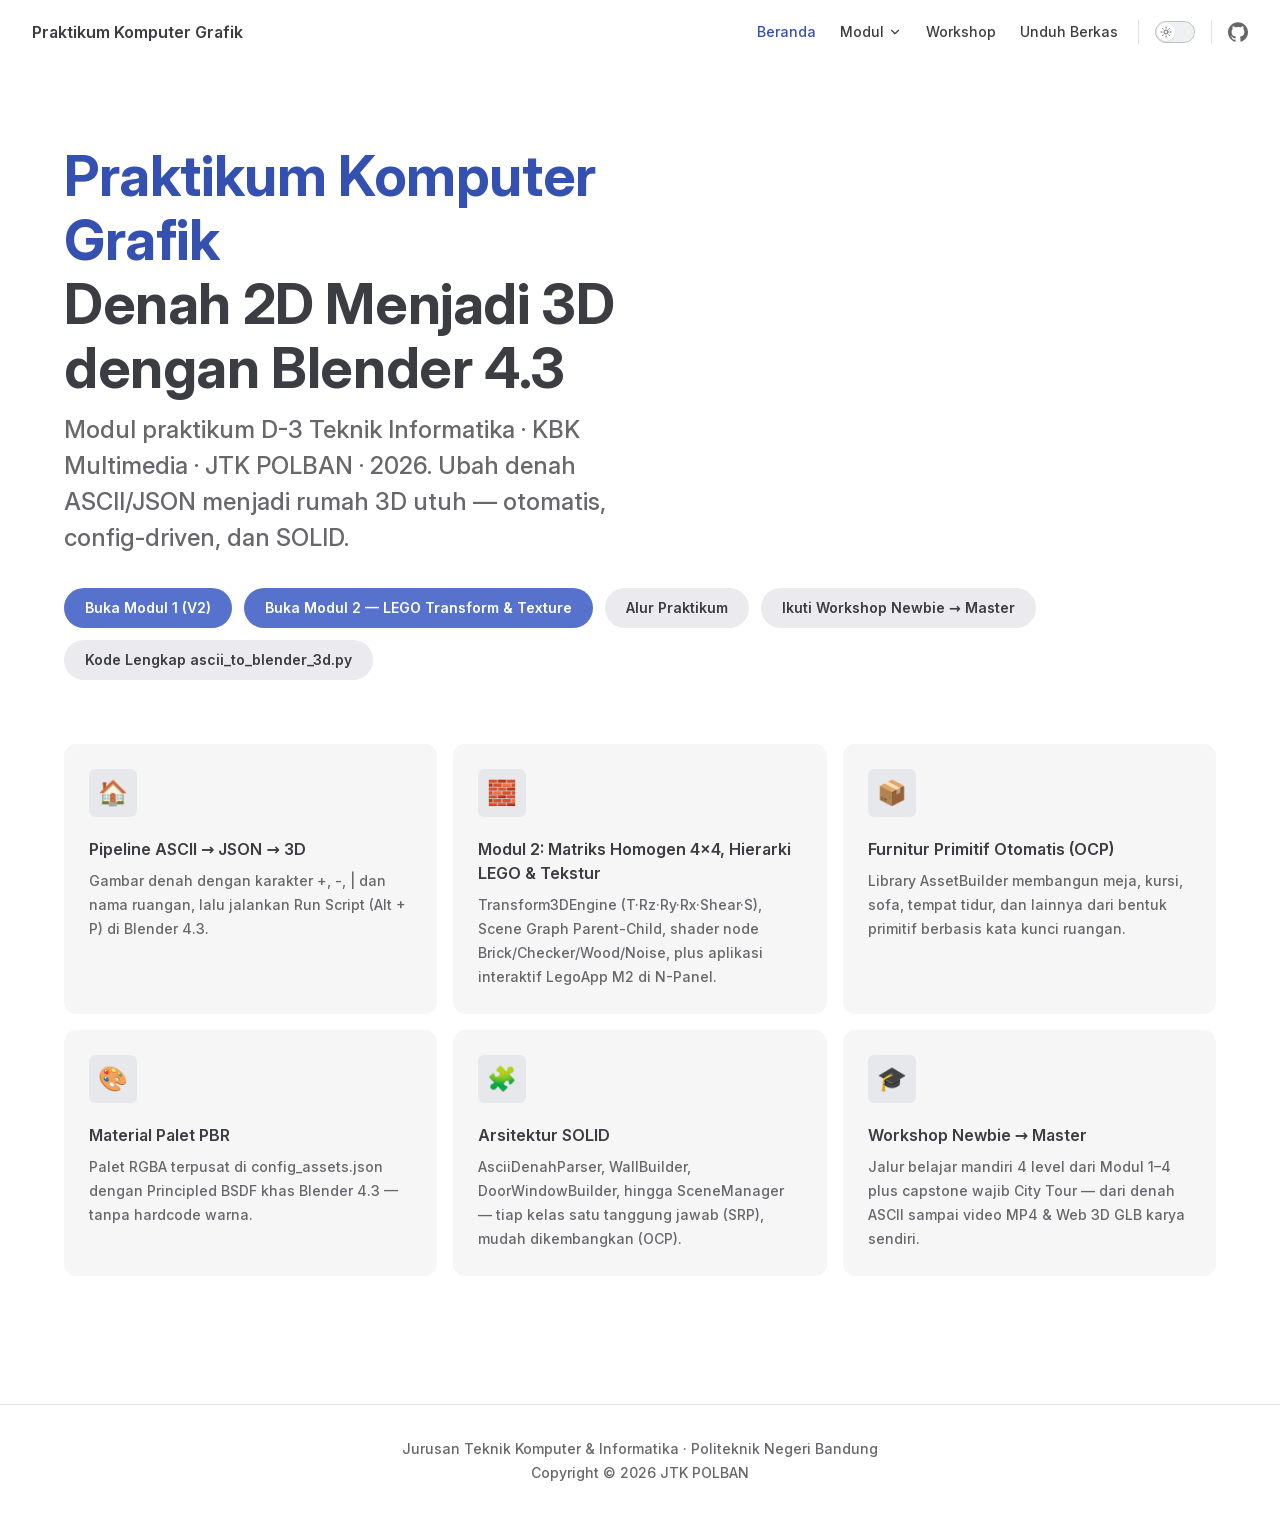
<file: index.html>
<!DOCTYPE html>
<html lang="id" dir="ltr">
  <head>
    <meta charset="utf-8">
    <meta name="viewport" content="width=device-width,initial-scale=1">
    <title>Praktikum Komputer Grafik</title>
    <meta name="description" content="Modul praktikum Komputer Grafik D-3 Teknik Informatika JTK POLBAN 2026 — pipeline denah 2D (ASCII & JSON) menjadi 3D dengan Blender 4.3.">
    <meta name="generator" content="VitePress v1.6.4">
    <link rel="preload stylesheet" href="/assets/style.DFTx90Kk.css" as="style">
    <link rel="preload stylesheet" href="/vp-icons.css" as="style">
    
    <script type="module" src="/assets/app.Dk8cOxPW.js"></script>
    <link rel="preload" href="/assets/inter-roman-latin.Di8DUHzh.woff2" as="font" type="font/woff2" crossorigin="">
    <link rel="modulepreload" href="/assets/chunks/theme.CXS6vkly.js">
    <link rel="modulepreload" href="/assets/chunks/framework.B7o6dWmz.js">
    <link rel="modulepreload" href="/assets/index.md.D1P3IjH3.lean.js">
    <link rel="icon" href="data:image/svg+xml,&lt;svg xmlns=%22http://www.w3.org/2000/svg%22 viewBox=%220 0 100 100%22&gt;&lt;text y=%22.9em%22 font-size=%2290%22&gt;🏠&lt;/text&gt;&lt;/svg&gt;">
    <script id="check-dark-mode">(()=>{const e=localStorage.getItem("vitepress-theme-appearance")||"auto",a=window.matchMedia("(prefers-color-scheme: dark)").matches;(!e||e==="auto"?a:e==="dark")&&document.documentElement.classList.add("dark")})();</script>
    <script id="check-mac-os">document.documentElement.classList.toggle("mac",/Mac|iPhone|iPod|iPad/i.test(navigator.platform));</script>
  </head>
  <body>
    <div id="app"><div class="Layout" data-v-5d98c3a5><!--[--><!--]--><!--[--><span tabindex="-1" data-v-0b0ada53></span><a href="#VPContent" class="VPSkipLink visually-hidden" data-v-0b0ada53>Skip to content</a><!--]--><!----><header class="VPNav" data-v-5d98c3a5 data-v-ae24b3ad><div class="VPNavBar" data-v-ae24b3ad data-v-6aa21345><div class="wrapper" data-v-6aa21345><div class="container" data-v-6aa21345><div class="title" data-v-6aa21345><div class="VPNavBarTitle" data-v-6aa21345 data-v-1168a8e4><a class="title" href="/" data-v-1168a8e4><!--[--><!--]--><!----><span data-v-1168a8e4>Praktikum Komputer Grafik</span><!--[--><!--]--></a></div></div><div class="content" data-v-6aa21345><div class="content-body" data-v-6aa21345><!--[--><!--]--><div class="VPNavBarSearch search" data-v-6aa21345><!----></div><nav aria-labelledby="main-nav-aria-label" class="VPNavBarMenu menu" data-v-6aa21345 data-v-dc692963><span id="main-nav-aria-label" class="visually-hidden" data-v-dc692963> Main Navigation </span><!--[--><!--[--><a class="VPLink link VPNavBarMenuLink active" href="/" tabindex="0" data-v-dc692963 data-v-e56f3d57><!--[--><span data-v-e56f3d57>Beranda</span><!--]--></a><!--]--><!--[--><div class="VPFlyout VPNavBarMenuGroup" data-v-dc692963 data-v-cf11d7a2><button type="button" class="button" aria-haspopup="true" aria-expanded="false" data-v-cf11d7a2><span class="text" data-v-cf11d7a2><!----><span data-v-cf11d7a2>Modul</span><span class="vpi-chevron-down text-icon" data-v-cf11d7a2></span></span></button><div class="menu" data-v-cf11d7a2><div class="VPMenu" data-v-cf11d7a2 data-v-b98bc113><div class="items" data-v-b98bc113><!--[--><!--[--><div class="VPMenuLink" data-v-b98bc113 data-v-35975db6><a class="VPLink link" href="/modul/modul-01.html" data-v-35975db6><!--[--><span data-v-35975db6>Modul 1 — Denah 2D (ASCII & JSON) → 3D</span><!--]--></a></div><!--]--><!--[--><div class="VPMenuLink" data-v-b98bc113 data-v-35975db6><a class="VPLink link" href="/modul/modul-02.html" data-v-35975db6><!--[--><span data-v-35975db6>Modul 2 — Transformasi 3D, Hierarki LEGO & Texture</span><!--]--></a></div><!--]--><!--[--><div class="VPMenuLink" data-v-b98bc113 data-v-35975db6><a class="VPLink link" href="/modul/modul-03.html" data-v-35975db6><!--[--><span data-v-35975db6>Modul 3 — Lighting, Shading & Makro Environment</span><!--]--></a></div><!--]--><!--[--><div class="VPMenuLink" data-v-b98bc113 data-v-35975db6><a class="VPLink link" href="/modul/modul-04.html" data-v-35975db6><!--[--><span data-v-35975db6>Modul 4 — Kamera Virtual, Animasi & Ekspor Web 3D</span><!--]--></a></div><!--]--><!--]--></div><!--[--><!--]--></div></div></div><!--]--><!--[--><a class="VPLink link VPNavBarMenuLink" href="/workshop.html" tabindex="0" data-v-dc692963 data-v-e56f3d57><!--[--><span data-v-e56f3d57>Workshop</span><!--]--></a><!--]--><!--[--><a class="VPLink link VPNavBarMenuLink" href="/unduh.html" tabindex="0" data-v-dc692963 data-v-e56f3d57><!--[--><span data-v-e56f3d57>Unduh Berkas</span><!--]--></a><!--]--><!--]--></nav><!----><div class="VPNavBarAppearance appearance" data-v-6aa21345 data-v-6c893767><button class="VPSwitch VPSwitchAppearance" type="button" role="switch" title aria-checked="false" data-v-6c893767 data-v-5337faa4 data-v-1d5665e3><span class="check" data-v-1d5665e3><span class="icon" data-v-1d5665e3><!--[--><span class="vpi-sun sun" data-v-5337faa4></span><span class="vpi-moon moon" data-v-5337faa4></span><!--]--></span></span></button></div><div class="VPSocialLinks VPNavBarSocialLinks social-links" data-v-6aa21345 data-v-0394ad82 data-v-7bc22406><!--[--><a class="VPSocialLink no-icon" href="https://github.com/kyeiki/blenderd32026" aria-label="github" target="_blank" rel="noopener" data-v-7bc22406 data-v-bd121fe5><span class="vpi-social-github"></span></a><!--]--></div><div class="VPFlyout VPNavBarExtra extra" data-v-6aa21345 data-v-bb2aa2f0 data-v-cf11d7a2><button type="button" class="button" aria-haspopup="true" aria-expanded="false" aria-label="extra navigation" data-v-cf11d7a2><span class="vpi-more-horizontal icon" data-v-cf11d7a2></span></button><div class="menu" data-v-cf11d7a2><div class="VPMenu" data-v-cf11d7a2 data-v-b98bc113><!----><!--[--><!--[--><!----><div class="group" data-v-bb2aa2f0><div class="item appearance" data-v-bb2aa2f0><p class="label" data-v-bb2aa2f0>Tema</p><div class="appearance-action" data-v-bb2aa2f0><button class="VPSwitch VPSwitchAppearance" type="button" role="switch" title aria-checked="false" data-v-bb2aa2f0 data-v-5337faa4 data-v-1d5665e3><span class="check" data-v-1d5665e3><span class="icon" data-v-1d5665e3><!--[--><span class="vpi-sun sun" data-v-5337faa4></span><span class="vpi-moon moon" data-v-5337faa4></span><!--]--></span></span></button></div></div></div><div class="group" data-v-bb2aa2f0><div class="item social-links" data-v-bb2aa2f0><div class="VPSocialLinks social-links-list" data-v-bb2aa2f0 data-v-7bc22406><!--[--><a class="VPSocialLink no-icon" href="https://github.com/kyeiki/blenderd32026" aria-label="github" target="_blank" rel="noopener" data-v-7bc22406 data-v-bd121fe5><span class="vpi-social-github"></span></a><!--]--></div></div></div><!--]--><!--]--></div></div></div><!--[--><!--]--><button type="button" class="VPNavBarHamburger hamburger" aria-label="mobile navigation" aria-expanded="false" aria-controls="VPNavScreen" data-v-6aa21345 data-v-e5dd9c1c><span class="container" data-v-e5dd9c1c><span class="top" data-v-e5dd9c1c></span><span class="middle" data-v-e5dd9c1c></span><span class="bottom" data-v-e5dd9c1c></span></span></button></div></div></div></div><div class="divider" data-v-6aa21345><div class="divider-line" data-v-6aa21345></div></div></div><!----></header><!----><!----><div class="VPContent is-home" id="VPContent" data-v-5d98c3a5 data-v-1428d186><div class="VPHome external-link-icon-enabled" data-v-1428d186 data-v-8b561e3d><!--[--><!--]--><div class="VPHero VPHomeHero" data-v-8b561e3d data-v-4f9c455b><div class="container" data-v-4f9c455b><div class="main" data-v-4f9c455b><!--[--><!--]--><!--[--><h1 class="heading" data-v-4f9c455b><span class="name clip" data-v-4f9c455b>Praktikum Komputer Grafik</span><span class="text" data-v-4f9c455b>Denah 2D Menjadi 3D dengan Blender 4.3</span></h1><p class="tagline" data-v-4f9c455b>Modul praktikum D-3 Teknik Informatika · KBK Multimedia · JTK POLBAN · 2026. Ubah denah ASCII/JSON menjadi rumah 3D utuh — otomatis, config-driven, dan SOLID.
</p><!--]--><!--[--><!--]--><div class="actions" data-v-4f9c455b><!--[--><div class="action" data-v-4f9c455b><a class="VPButton medium brand" href="/modul/modul-01.html" data-v-4f9c455b data-v-fa7799d5>Buka Modul 1 (V2)</a></div><div class="action" data-v-4f9c455b><a class="VPButton medium brand" href="/modul/modul-02.html" data-v-4f9c455b data-v-fa7799d5>Buka Modul 2 — LEGO Transform &amp; Texture</a></div><div class="action" data-v-4f9c455b><a class="VPButton medium alt" href="/modul/modul-01.html#alur-praktikum-run-di-blender-4-3" data-v-4f9c455b data-v-fa7799d5>Alur Praktikum</a></div><div class="action" data-v-4f9c455b><a class="VPButton medium alt" href="/workshop.html" data-v-4f9c455b data-v-fa7799d5>Ikuti Workshop Newbie → Master</a></div><div class="action" data-v-4f9c455b><a class="VPButton medium alt" href="/modul/modul-01.html#lampiran-c-bedah-detail-kode-lengkap-ascii-to-blender-3d-py" data-v-4f9c455b data-v-fa7799d5>Kode Lengkap ascii_to_blender_3d.py</a></div><!--]--></div><!--[--><!--]--></div><!----></div></div><!--[--><!--]--><!--[--><!--]--><div class="VPFeatures VPHomeFeatures" data-v-8b561e3d data-v-a6181336><div class="container" data-v-a6181336><div class="items" data-v-a6181336><!--[--><div class="grid-6 item" data-v-a6181336><div class="VPLink no-icon VPFeature" data-v-a6181336 data-v-a3976bdc><!--[--><article class="box" data-v-a3976bdc><div class="icon" data-v-a3976bdc>🏠</div><h2 class="title" data-v-a3976bdc>Pipeline ASCII → JSON → 3D</h2><p class="details" data-v-a3976bdc>Gambar denah dengan karakter +, -, | dan nama ruangan, lalu jalankan Run Script (Alt + P) di Blender 4.3.</p><!----></article><!--]--></div></div><div class="grid-6 item" data-v-a6181336><div class="VPLink no-icon VPFeature" data-v-a6181336 data-v-a3976bdc><!--[--><article class="box" data-v-a3976bdc><div class="icon" data-v-a3976bdc>🧱</div><h2 class="title" data-v-a3976bdc>Modul 2: Matriks Homogen 4×4, Hierarki LEGO & Tekstur</h2><p class="details" data-v-a3976bdc>Transform3DEngine (T·Rz·Ry·Rx·Shear·S), Scene Graph Parent-Child, shader node Brick/Checker/Wood/Noise, plus aplikasi interaktif LegoApp M2 di N-Panel.</p><!----></article><!--]--></div></div><div class="grid-6 item" data-v-a6181336><div class="VPLink no-icon VPFeature" data-v-a6181336 data-v-a3976bdc><!--[--><article class="box" data-v-a3976bdc><div class="icon" data-v-a3976bdc>📦</div><h2 class="title" data-v-a3976bdc>Furnitur Primitif Otomatis (OCP)</h2><p class="details" data-v-a3976bdc>Library AssetBuilder membangun meja, kursi, sofa, tempat tidur, dan lainnya dari bentuk primitif berbasis kata kunci ruangan.</p><!----></article><!--]--></div></div><div class="grid-6 item" data-v-a6181336><div class="VPLink no-icon VPFeature" data-v-a6181336 data-v-a3976bdc><!--[--><article class="box" data-v-a3976bdc><div class="icon" data-v-a3976bdc>🎨</div><h2 class="title" data-v-a3976bdc>Material Palet PBR</h2><p class="details" data-v-a3976bdc>Palet RGBA terpusat di config_assets.json dengan Principled BSDF khas Blender 4.3 — tanpa hardcode warna.</p><!----></article><!--]--></div></div><div class="grid-6 item" data-v-a6181336><div class="VPLink no-icon VPFeature" data-v-a6181336 data-v-a3976bdc><!--[--><article class="box" data-v-a3976bdc><div class="icon" data-v-a3976bdc>🧩</div><h2 class="title" data-v-a3976bdc>Arsitektur SOLID</h2><p class="details" data-v-a3976bdc>AsciiDenahParser, WallBuilder, DoorWindowBuilder, hingga SceneManager — tiap kelas satu tanggung jawab (SRP), mudah dikembangkan (OCP).</p><!----></article><!--]--></div></div><div class="grid-6 item" data-v-a6181336><div class="VPLink no-icon VPFeature" data-v-a6181336 data-v-a3976bdc><!--[--><article class="box" data-v-a3976bdc><div class="icon" data-v-a3976bdc>🎓</div><h2 class="title" data-v-a3976bdc>Workshop Newbie → Master</h2><p class="details" data-v-a3976bdc>Jalur belajar mandiri 4 level dari Modul 1–4 plus capstone wajib City Tour — dari denah ASCII sampai video MP4 & Web 3D GLB karya sendiri.</p><!----></article><!--]--></div></div><!--]--></div></div></div><!--[--><!--]--><div class="vp-doc container" style="" data-v-8b561e3d data-v-8e2d4988><!--[--><div style="position:relative;" data-v-8b561e3d><div></div></div><!--]--></div></div></div><footer class="VPFooter" data-v-5d98c3a5 data-v-e315a0ad><div class="container" data-v-e315a0ad><p class="message" data-v-e315a0ad>Jurusan Teknik Komputer & Informatika · Politeknik Negeri Bandung</p><p class="copyright" data-v-e315a0ad>Copyright © 2026 JTK POLBAN</p></div></footer><!--[--><!--]--></div></div>
    <script>window.__VP_HASH_MAP__=JSON.parse("{\"capstone.md\":\"FD7sdSo_\",\"index.md\":\"D1P3IjH3\",\"modul_modul-01.md\":\"CRzTe4Iw\",\"modul_modul-02.md\":\"DCVszBvQ\",\"modul_modul-03.md\":\"CljuygK1\",\"modul_modul-04.md\":\"CrGZmFIk\",\"unduh.md\":\"Cb-OwFF-\",\"workshop.md\":\"CZdBEQ67\"}");window.__VP_SITE_DATA__=JSON.parse("{\"lang\":\"id\",\"dir\":\"ltr\",\"title\":\"Praktikum Komputer Grafik\",\"description\":\"Modul praktikum Komputer Grafik D-3 Teknik Informatika JTK POLBAN 2026 — pipeline denah 2D (ASCII & JSON) menjadi 3D dengan Blender 4.3.\",\"base\":\"/\",\"head\":[],\"router\":{\"prefetchLinks\":true},\"appearance\":true,\"themeConfig\":{\"nav\":[{\"text\":\"Beranda\",\"link\":\"/\"},{\"text\":\"Modul\",\"items\":[{\"text\":\"Modul 1 — Denah 2D (ASCII & JSON) → 3D\",\"link\":\"/modul/modul-01.html\"},{\"text\":\"Modul 2 — Transformasi 3D, Hierarki LEGO & Texture\",\"link\":\"/modul/modul-02.html\"},{\"text\":\"Modul 3 — Lighting, Shading & Makro Environment\",\"link\":\"/modul/modul-03.html\"},{\"text\":\"Modul 4 — Kamera Virtual, Animasi & Ekspor Web 3D\",\"link\":\"/modul/modul-04.html\"}]},{\"text\":\"Workshop\",\"link\":\"/workshop.html\"},{\"text\":\"Unduh Berkas\",\"link\":\"/unduh.html\"}],\"sidebar\":{\"/workshop.md\":[{\"text\":\"Workshop — Newbie → Master\",\"collapsed\":false,\"items\":[{\"text\":\"Beranda Workshop\",\"link\":\"/workshop.html\"},{\"text\":\"Cara Ikut\",\"link\":\"/workshop.html#cara-ikut-workshop\"},{\"text\":\"Dua Jalur Kode\",\"link\":\"/workshop.html#dua-jalur-kode-monolith-vs-paket-kg-workshop\"},{\"text\":\"Peta Jenjang\",\"link\":\"/workshop.html#peta-jenjang\"},{\"text\":\"Level 1 — Modul 1: Denah ASCII → 3D\",\"link\":\"/workshop.html#level-1-·-modul-1-—-denah-2d-ascii-menjadi-3d\"},{\"text\":\"Level 2 — Modul 2: Transformasi & Tekstur\",\"link\":\"/workshop.html#level-2-·-modul-2-—-transformasi-hierarki-tekstur\"},{\"text\":\"Level 3 — Modul 3: Pencahayaan & Kota\",\"link\":\"/workshop.html#level-3-·-modul-3-—-pencahayaan-kota-makro\"},{\"text\":\"Level 4 — Modul 4: Kamera & Animasi\",\"link\":\"/workshop.html#level-4-·-modul-4-—-kamera-virtual-animasi-ekspor\"},{\"text\":\"Capstone (Wajib)\",\"link\":\"/workshop.html#capstone-—-city-tour-kampus-sendiri-wajib\"},{\"text\":\"Pertanyaan Umum\",\"link\":\"/workshop.html#pertanyaan-umum\"}]},{\"text\":\"Capstone — City Tour Kampus Sendiri\",\"collapsed\":false,\"items\":[{\"text\":\"Halaman Capstone\",\"link\":\"/capstone.html\"},{\"text\":\"Persiapan\",\"link\":\"/capstone.html#persiapan\"},{\"text\":\"Langkah 1 — Desain Wilayah\",\"link\":\"/capstone.html#langkah-1-—-desain-wilayah\"},{\"text\":\"Langkah 2 — Kawasan & Suasana\",\"link\":\"/capstone.html#langkah-2-bangun-kawasan-atur-suasana\"},{\"text\":\"Langkah 3 — Produksi Sinematik\",\"link\":\"/capstone.html#langkah-3-produksi-sinematik\"},{\"text\":\"Artefak & Pengumpulan\",\"link\":\"/capstone.html#artefak-pengumpulan\"},{\"text\":\"Rubrik Penilaian\",\"link\":\"/capstone.html#rubrik-penilaian\"}]}],\"/capstone.md\":[{\"text\":\"Workshop — Newbie → Master\",\"collapsed\":false,\"items\":[{\"text\":\"Beranda Workshop\",\"link\":\"/workshop.html\"},{\"text\":\"Cara Ikut\",\"link\":\"/workshop.html#cara-ikut-workshop\"},{\"text\":\"Dua Jalur Kode\",\"link\":\"/workshop.html#dua-jalur-kode-monolith-vs-paket-kg-workshop\"},{\"text\":\"Peta Jenjang\",\"link\":\"/workshop.html#peta-jenjang\"},{\"text\":\"Level 1 — Modul 1: Denah ASCII → 3D\",\"link\":\"/workshop.html#level-1-·-modul-1-—-denah-2d-ascii-menjadi-3d\"},{\"text\":\"Level 2 — Modul 2: Transformasi & Tekstur\",\"link\":\"/workshop.html#level-2-·-modul-2-—-transformasi-hierarki-tekstur\"},{\"text\":\"Level 3 — Modul 3: Pencahayaan & Kota\",\"link\":\"/workshop.html#level-3-·-modul-3-—-pencahayaan-kota-makro\"},{\"text\":\"Level 4 — Modul 4: Kamera & Animasi\",\"link\":\"/workshop.html#level-4-·-modul-4-—-kamera-virtual-animasi-ekspor\"},{\"text\":\"Capstone (Wajib)\",\"link\":\"/workshop.html#capstone-—-city-tour-kampus-sendiri-wajib\"},{\"text\":\"Pertanyaan Umum\",\"link\":\"/workshop.html#pertanyaan-umum\"}]},{\"text\":\"Capstone — City Tour Kampus Sendiri\",\"collapsed\":false,\"items\":[{\"text\":\"Halaman Capstone\",\"link\":\"/capstone.html\"},{\"text\":\"Persiapan\",\"link\":\"/capstone.html#persiapan\"},{\"text\":\"Langkah 1 — Desain Wilayah\",\"link\":\"/capstone.html#langkah-1-—-desain-wilayah\"},{\"text\":\"Langkah 2 — Kawasan & Suasana\",\"link\":\"/capstone.html#langkah-2-bangun-kawasan-atur-suasana\"},{\"text\":\"Langkah 3 — Produksi Sinematik\",\"link\":\"/capstone.html#langkah-3-produksi-sinematik\"},{\"text\":\"Artefak & Pengumpulan\",\"link\":\"/capstone.html#artefak-pengumpulan\"},{\"text\":\"Rubrik Penilaian\",\"link\":\"/capstone.html#rubrik-penilaian\"}]}],\"/modul/\":[{\"text\":\"Modul 4 — Kamera & Animasi City Tour\",\"collapsed\":false,\"items\":[{\"text\":\"Kamera Virtual, Animasi & Ekspor Web 3D\",\"link\":\"/modul/modul-04.html\"},{\"text\":\"Kata Pengantar\",\"link\":\"/modul/modul-04.html#kata-pengantar\"},{\"text\":\"Konsep: Frame, FPS & Timeline\",\"link\":\"/modul/modul-04.html#i-2-konsep-dasar-1-frame-fps-dan-timeline-untuk-pemula\"},{\"text\":\"Konsep: Keyframe & Interpolasi\",\"link\":\"/modul/modul-04.html#i-3-konsep-dasar-2-keyframe-dan-interpolasi-bezier-vs-linear\"},{\"text\":\"Konsep: Kamera, Proyeksi & DOF\",\"link\":\"/modul/modul-04.html#i-4-konsep-dasar-3-kamera-virtual-proyeksi-lensa-dof\"},{\"text\":\"Konsep: Spline & Constraint\",\"link\":\"/modul/modul-04.html#i-5-konsep-dasar-4-spline-path-constraint\"},{\"text\":\"Konsep: MP4 & Web 3D GLB\",\"link\":\"/modul/modul-04.html#i-6-konsep-dasar-5-render-video-mp4-ekspor-web-3d-glb\"},{\"text\":\"Task I: 4 Kamera Virtual\",\"link\":\"/modul/modul-04.html#iii-1-task-i-mengenal-4-kamera-virtual\"},{\"text\":\"Task II: Animasi Keyframe\",\"link\":\"/modul/modul-04.html#iii-2-task-ii-menyelidiki-animasi-keyframe\"},{\"text\":\"Task III: Siklus Siang-Malam\",\"link\":\"/modul/modul-04.html#iii-3-task-iii-siklus-siang-senja-malam\"},{\"text\":\"Task IV: Render MP4\",\"link\":\"/modul/modul-04.html#iii-4-task-iv-render-animasi-ke-video-mp4\"},{\"text\":\"Task V: Ekspor GLB\",\"link\":\"/modul/modul-04.html#iii-5-task-v-ekspor-web-3d-glb\"},{\"text\":\"Lampiran B. Cookbook\",\"link\":\"/modul/modul-04.html#lampiran-b-cookbook-resep-cepat\"},{\"text\":\"Lampiran C. Kode Inti\",\"link\":\"/modul/modul-04.html#lampiran-c-bedah-detail-kode-inti-modul4-kamera-animasi-citytour-py\"}]},{\"text\":\"Modul 3 — Lighting & Makro Environment\",\"collapsed\":false,\"items\":[{\"text\":\"Lighting, Shading & Makro Environment\",\"link\":\"/modul/modul-03.html\"},{\"text\":\"Kata Pengantar\",\"link\":\"/modul/modul-03.html#kata-pengantar\"},{\"text\":\"Konsep: Empat Jenis Cahaya & Preset\",\"link\":\"/modul/modul-03.html#i-4-konsep-kunci-1-empat-jenis-cahaya-preset-suasana-lightingrigmanager\"},{\"text\":\"Konsep: Masterplan ASCII & Gedung 2 Lt\",\"link\":\"/modul/modul-03.html#i-5-konsep-kunci-2-masterplan-ascii-gedung-2-lantai-asciimacroparser-macroassetbuilder\"},{\"text\":\"Konsep: Shading Emisif & Atmosfer\",\"link\":\"/modul/modul-03.html#i-6-konsep-kunci-3-shading-emisif-atmosfer-malam\"},{\"text\":\"Task I: Masterplan & Numpad\",\"link\":\"/modul/modul-03.html#iii-1-task-i-eksplorasi-masterplan-sudut-pandang-numpad\"},{\"text\":\"Task II: Simulasi Waktu\",\"link\":\"/modul/modul-03.html#iii-2-task-ii-simulasi-waktu-siang-sore-malam\"},{\"text\":\"Task III: Directional Light\",\"link\":\"/modul/modul-03.html#iii-3-task-iii-directional-light-putar-matahari-putar-bayangan\"},{\"text\":\"Task IV: Night City & Emission\",\"link\":\"/modul/modul-03.html#iii-4-task-iv-night-city-spot-pju-emission-material\"},{\"text\":\"Task V: Panel MacroLight M3\",\"link\":\"/modul/modul-03.html#iii-5-task-v-panel-macrolight-m3-mini-proyek-kota\"},{\"text\":\"Galeri Bagian Kawasan\",\"link\":\"/modul/modul-03.html#iii-6-galeri-bagian-kawasan\"},{\"text\":\"Lampiran B. Cookbook\",\"link\":\"/modul/modul-03.html#lampiran-b-cookbook-resep-cepat\"},{\"text\":\"Lampiran C. Kode Inti\",\"link\":\"/modul/modul-03.html#lampiran-c-bedah-detail-kode-inti-modul3-py\"}]},{\"text\":\"Modul 2 — LEGO Transform & Texture\",\"collapsed\":false,\"items\":[{\"text\":\"Transformasi 3D, Hierarki LEGO & Texture\",\"link\":\"/modul/modul-02.html\"},{\"text\":\"Kata Pengantar\",\"link\":\"/modul/modul-02.html#kata-pengantar\"},{\"text\":\"Konsep: Matriks Homogen 4×4\",\"link\":\"/modul/modul-02.html#i-4-konsep-kunci-1-matriks-transformasi-homogen-4×4-transform3dengine\"},{\"text\":\"Konsep: Hierarki Scene Graph\",\"link\":\"/modul/modul-02.html#i-5-konsep-kunci-2-hierarki-scene-graph-parent-child\"},{\"text\":\"Konsep: Node Tekstur & UV\",\"link\":\"/modul/modul-02.html#i-6-konsep-kunci-3-jaringan-node-tekstur-uv-texturematerialfactory\"},{\"text\":\"Task I: Sudut Pandang Numpad\",\"link\":\"/modul/modul-02.html#iii-1-task-i-eksplorasi-sudut-pandang-numpad-view\"},{\"text\":\"Task II: Matriks Homogen\",\"link\":\"/modul/modul-02.html#iii-2-task-ii-matriks-homogen-4×4-dalam-praktik\"},{\"text\":\"Task III: Hierarki LEGO\",\"link\":\"/modul/modul-02.html#iii-3-task-iii-hierarki-scene-graph-lego\"},{\"text\":\"Task IV: Texture & UV\",\"link\":\"/modul/modul-02.html#iii-4-task-iv-texture-uv-mapping\"},{\"text\":\"Task V: Panel LegoApp M2\",\"link\":\"/modul/modul-02.html#iii-5-task-v-panel-aplikasi-legoapp-m2\"},{\"text\":\"Lampiran B. Cookbook\",\"link\":\"/modul/modul-02.html#lampiran-b-cookbook-resep-cepat\"},{\"text\":\"Lampiran C. Kode Inti\",\"link\":\"/modul/modul-02.html#lampiran-c-bedah-detail-kode-inti-modul2-py\"},{\"text\":\"Kode Lengkap modul2.py\",\"link\":\"/modul/modul-02.html#kode-lengkap\"}]},{\"text\":\"Modul 1 (V2)\",\"collapsed\":false,\"items\":[{\"text\":\"Denah 2D ASCII ke 3D\",\"link\":\"/modul/modul-01.html\"},{\"text\":\"Kata Pengantar\",\"link\":\"/modul/modul-01.html#kata-pengantar\"},{\"text\":\"Identitas & Capaian\",\"link\":\"/modul/modul-01.html#identitas-mata-kuliah-program-studi-dan-kurikulum\"},{\"text\":\"Alur Praktikum\",\"link\":\"/modul/modul-01.html#alur-praktikum-run-di-blender-4-3\"},{\"text\":\"Bagian I. Bahan Kajian\",\"link\":\"/modul/modul-01.html#bagian-i-bahan-kajian\"},{\"text\":\"Bagian II. Penyiapan\",\"link\":\"/modul/modul-01.html#bagian-ii-penyiapan-pelaksanaan-praktikum-preparation\"},{\"text\":\"Bagian III. Prosedur Step-by-Step\",\"link\":\"/modul/modul-01.html#bagian-iii-prosedur-pelaksanaan-praktikum-step-by-step\"},{\"text\":\"Bagian IV. Pengumpulan\",\"link\":\"/modul/modul-01.html#bagian-iv-media-dan-mekanisme-pengumpulan\"},{\"text\":\"Bagian V. Evaluasi\",\"link\":\"/modul/modul-01.html#bagian-v-pembahasan-dan-evaluasi-hasil-praktikum\"},{\"text\":\"Lampiran A. Glossarium\",\"link\":\"/modul/modul-01.html#lampiran-a-glossarium\"},{\"text\":\"Lampiran B. Cookbook\",\"link\":\"/modul/modul-01.html#lampiran-b-panduan-cepat-cookbook-mengubah-denah-ets-2d-menjadi-3d\"},{\"text\":\"Lampiran C. Kode Lengkap\",\"link\":\"/modul/modul-01.html#lampiran-c-bedah-detail-kode-lengkap-ascii-to-blender-3d-py\"},{\"text\":\"Daftar Pustaka\",\"link\":\"/modul/modul-01.html#daftar-pustaka\"}]}]},\"outline\":{\"level\":[2,3],\"label\":\"Di halaman ini\"},\"docFooter\":{\"prev\":\"Sebelumnya\",\"next\":\"Berikutnya\"},\"returnToTopLabel\":\"Kembali ke atas\",\"sidebarMenuLabel\":\"Menu\",\"darkModeSwitchLabel\":\"Tema\",\"lightModeSwitchTitle\":\"Mode terang\",\"darkModeSwitchTitle\":\"Mode gelap\",\"externalLinkIcon\":true,\"socialLinks\":[{\"icon\":\"github\",\"link\":\"https://github.com/kyeiki/blenderd32026\"}],\"footer\":{\"message\":\"Jurusan Teknik Komputer & Informatika · Politeknik Negeri Bandung\",\"copyright\":\"Copyright © 2026 JTK POLBAN\"}},\"locales\":{},\"scrollOffset\":134,\"cleanUrls\":false}");</script>
    
  </body>
</html>
</file>
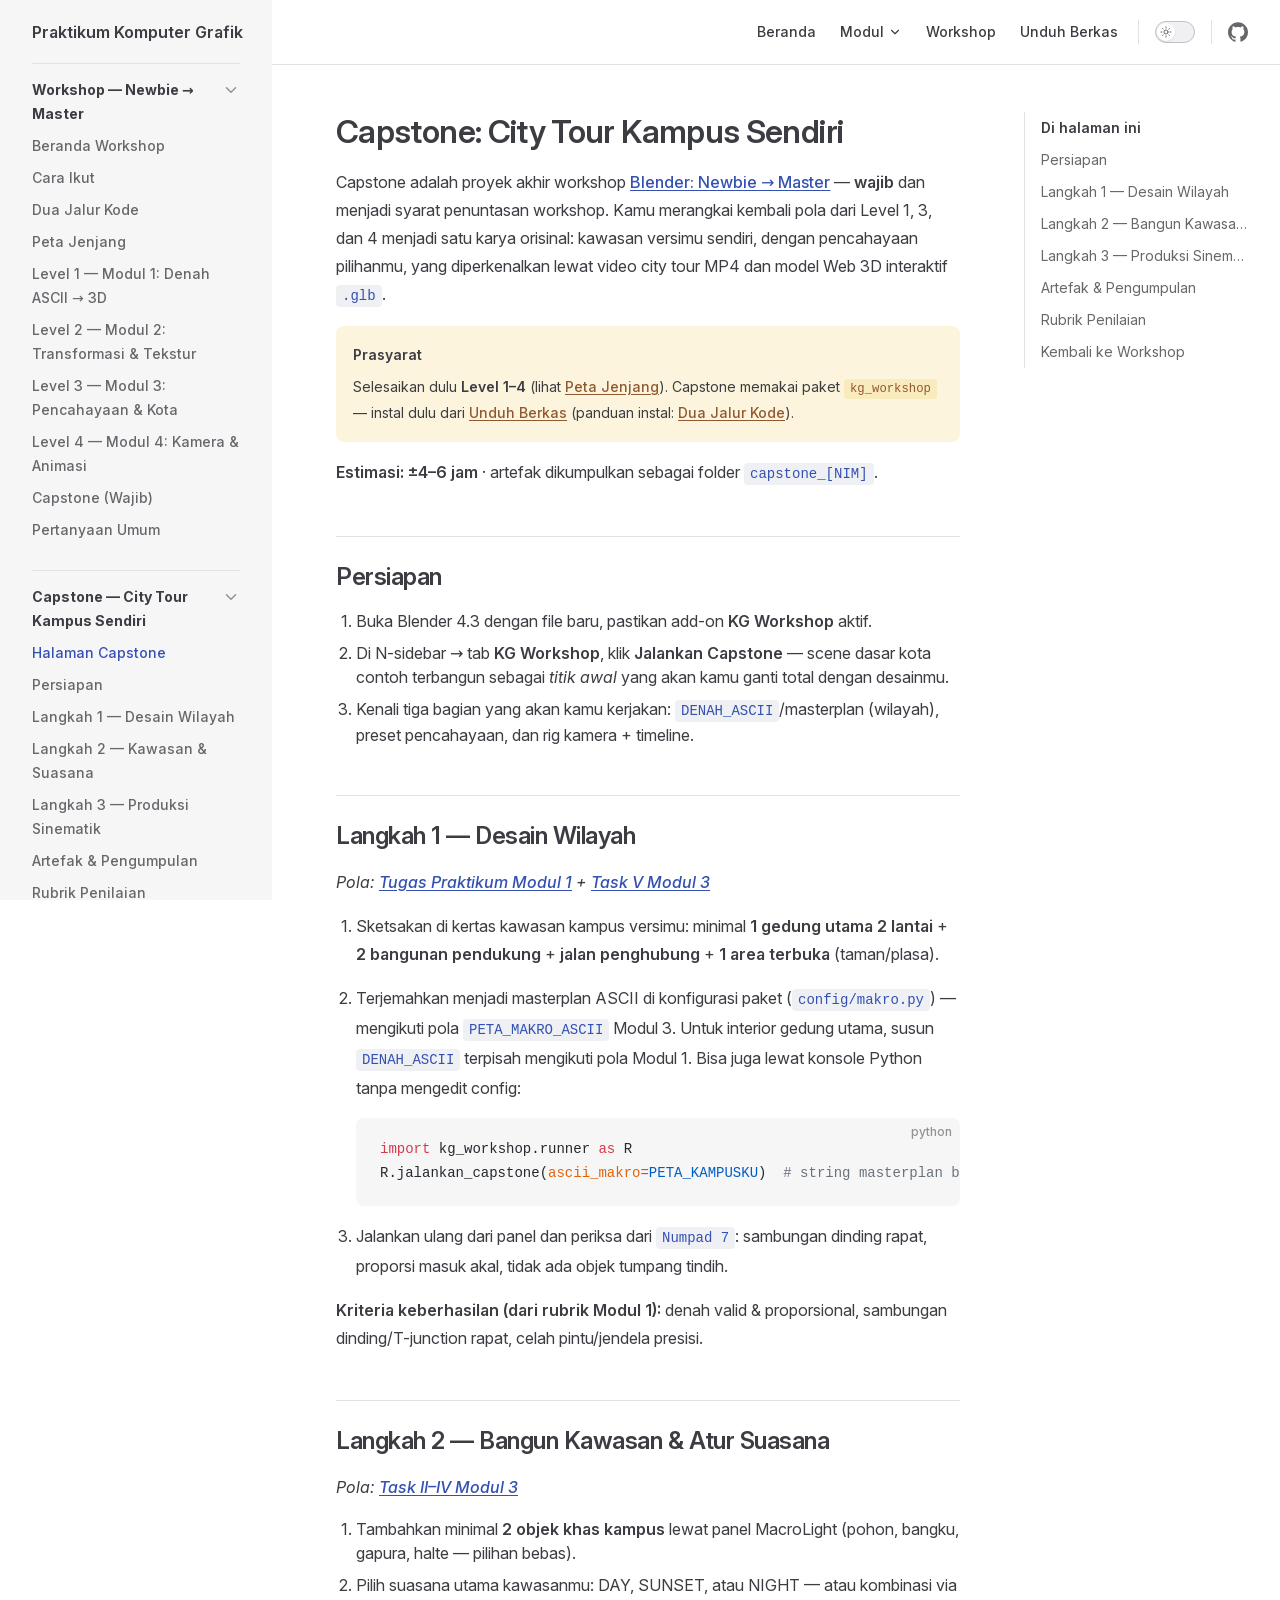
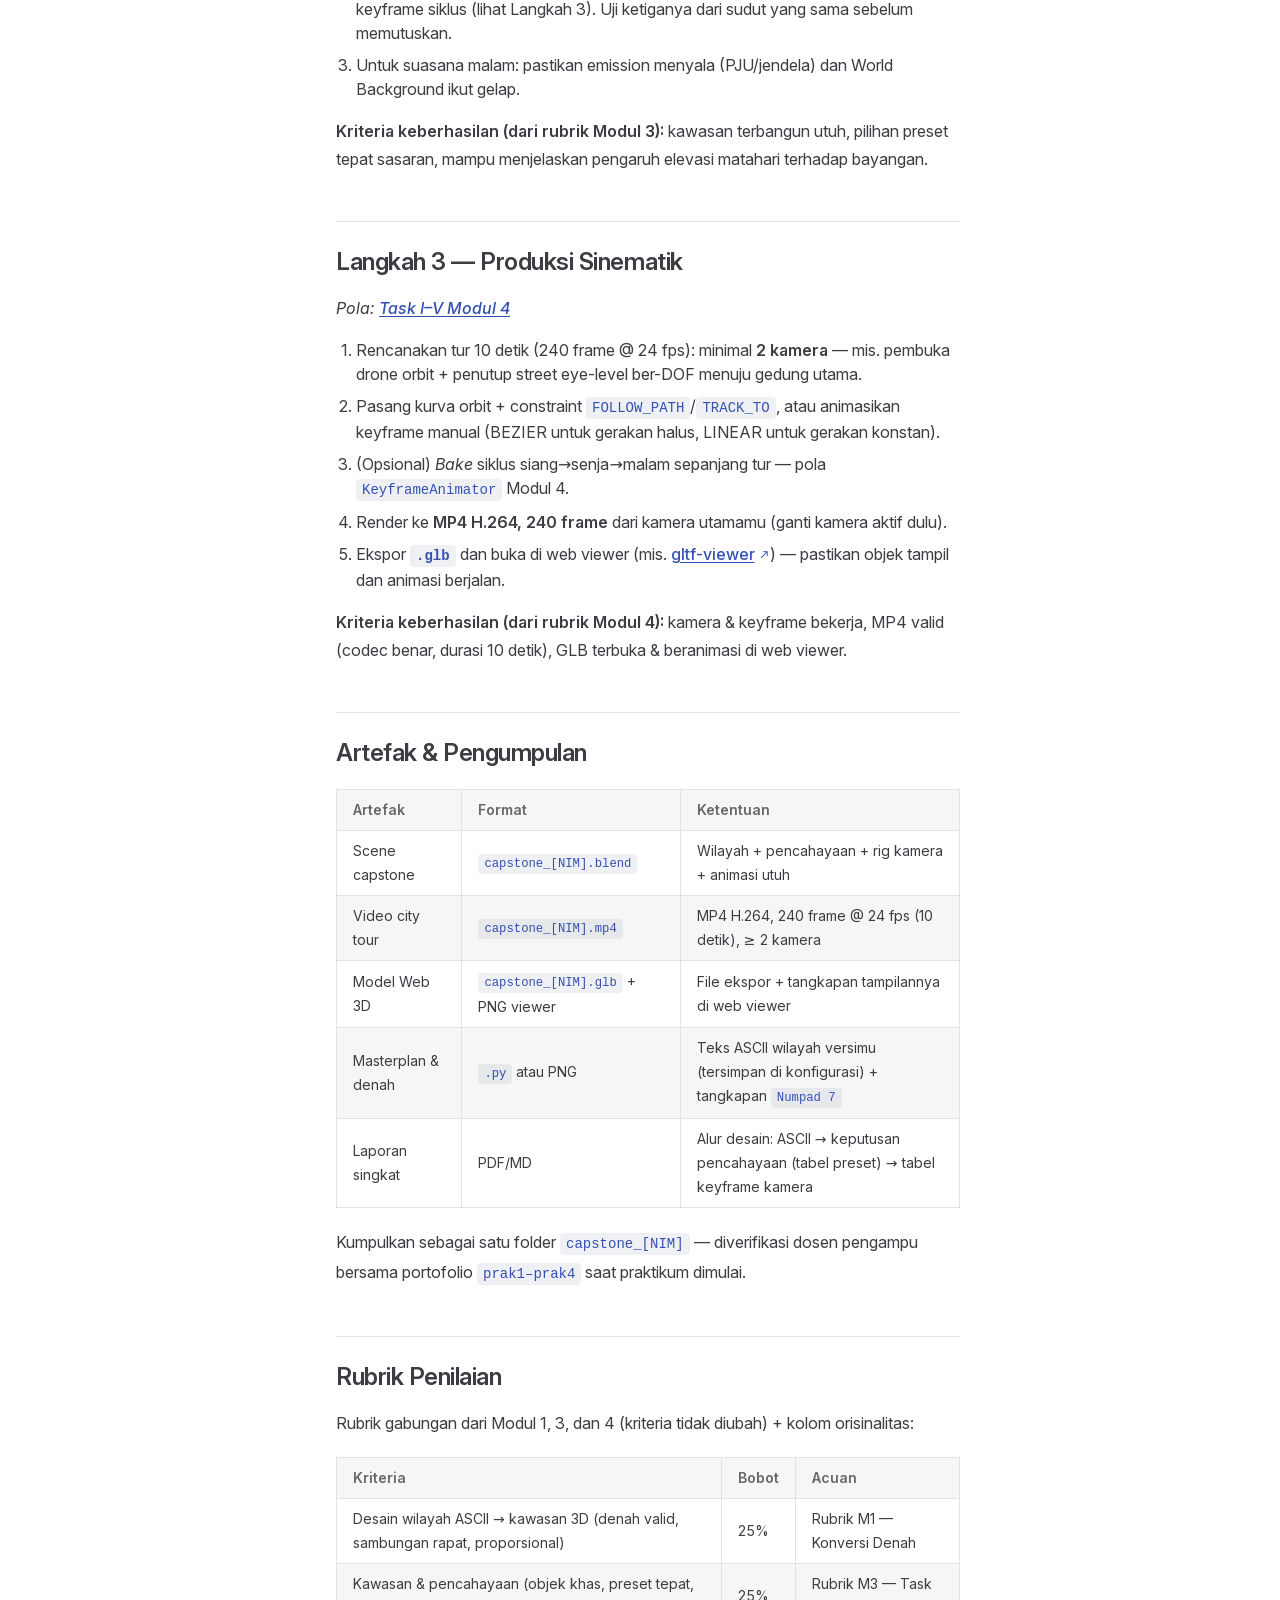
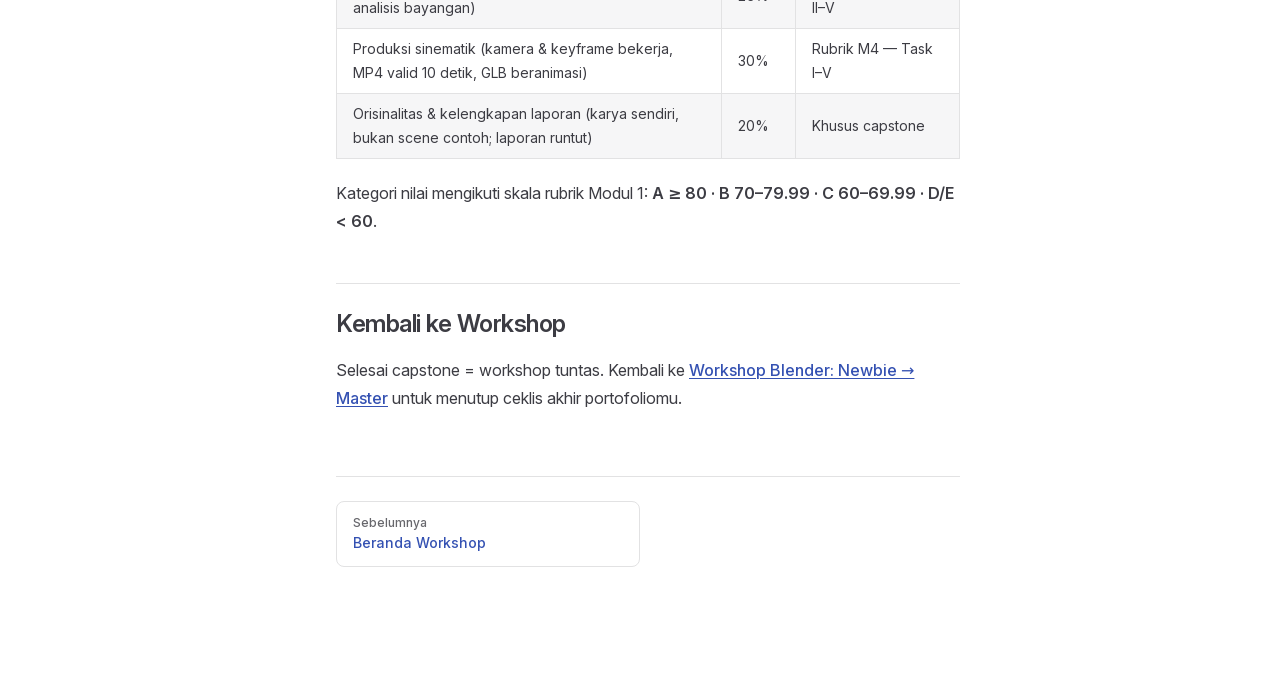
<file: capstone.html>
<!DOCTYPE html>
<html lang="id" dir="ltr">
  <head>
    <meta charset="utf-8">
    <meta name="viewport" content="width=device-width,initial-scale=1">
    <title>Capstone: City Tour Kampus Sendiri | Praktikum Komputer Grafik</title>
    <meta name="description" content="Modul praktikum Komputer Grafik D-3 Teknik Informatika JTK POLBAN 2026 — pipeline denah 2D (ASCII & JSON) menjadi 3D dengan Blender 4.3.">
    <meta name="generator" content="VitePress v1.6.4">
    <link rel="preload stylesheet" href="/assets/style.DFTx90Kk.css" as="style">
    <link rel="preload stylesheet" href="/vp-icons.css" as="style">
    
    <script type="module" src="/assets/app.Dk8cOxPW.js"></script>
    <link rel="preload" href="/assets/inter-roman-latin.Di8DUHzh.woff2" as="font" type="font/woff2" crossorigin="">
    <link rel="modulepreload" href="/assets/chunks/theme.CXS6vkly.js">
    <link rel="modulepreload" href="/assets/chunks/framework.B7o6dWmz.js">
    <link rel="modulepreload" href="/assets/capstone.md.FD7sdSo_.lean.js">
    <link rel="icon" href="data:image/svg+xml,&lt;svg xmlns=%22http://www.w3.org/2000/svg%22 viewBox=%220 0 100 100%22&gt;&lt;text y=%22.9em%22 font-size=%2290%22&gt;🏠&lt;/text&gt;&lt;/svg&gt;">
    <script id="check-dark-mode">(()=>{const e=localStorage.getItem("vitepress-theme-appearance")||"auto",a=window.matchMedia("(prefers-color-scheme: dark)").matches;(!e||e==="auto"?a:e==="dark")&&document.documentElement.classList.add("dark")})();</script>
    <script id="check-mac-os">document.documentElement.classList.toggle("mac",/Mac|iPhone|iPod|iPad/i.test(navigator.platform));</script>
  </head>
  <body>
    <div id="app"><div class="Layout" data-v-5d98c3a5><!--[--><!--]--><!--[--><span tabindex="-1" data-v-0b0ada53></span><a href="#VPContent" class="VPSkipLink visually-hidden" data-v-0b0ada53>Skip to content</a><!--]--><!----><header class="VPNav" data-v-5d98c3a5 data-v-ae24b3ad><div class="VPNavBar" data-v-ae24b3ad data-v-6aa21345><div class="wrapper" data-v-6aa21345><div class="container" data-v-6aa21345><div class="title" data-v-6aa21345><div class="VPNavBarTitle has-sidebar" data-v-6aa21345 data-v-1168a8e4><a class="title" href="/" data-v-1168a8e4><!--[--><!--]--><!----><span data-v-1168a8e4>Praktikum Komputer Grafik</span><!--[--><!--]--></a></div></div><div class="content" data-v-6aa21345><div class="content-body" data-v-6aa21345><!--[--><!--]--><div class="VPNavBarSearch search" data-v-6aa21345><!----></div><nav aria-labelledby="main-nav-aria-label" class="VPNavBarMenu menu" data-v-6aa21345 data-v-dc692963><span id="main-nav-aria-label" class="visually-hidden" data-v-dc692963> Main Navigation </span><!--[--><!--[--><a class="VPLink link VPNavBarMenuLink" href="/" tabindex="0" data-v-dc692963 data-v-e56f3d57><!--[--><span data-v-e56f3d57>Beranda</span><!--]--></a><!--]--><!--[--><div class="VPFlyout VPNavBarMenuGroup" data-v-dc692963 data-v-cf11d7a2><button type="button" class="button" aria-haspopup="true" aria-expanded="false" data-v-cf11d7a2><span class="text" data-v-cf11d7a2><!----><span data-v-cf11d7a2>Modul</span><span class="vpi-chevron-down text-icon" data-v-cf11d7a2></span></span></button><div class="menu" data-v-cf11d7a2><div class="VPMenu" data-v-cf11d7a2 data-v-b98bc113><div class="items" data-v-b98bc113><!--[--><!--[--><div class="VPMenuLink" data-v-b98bc113 data-v-35975db6><a class="VPLink link" href="/modul/modul-01.html" data-v-35975db6><!--[--><span data-v-35975db6>Modul 1 — Denah 2D (ASCII & JSON) → 3D</span><!--]--></a></div><!--]--><!--[--><div class="VPMenuLink" data-v-b98bc113 data-v-35975db6><a class="VPLink link" href="/modul/modul-02.html" data-v-35975db6><!--[--><span data-v-35975db6>Modul 2 — Transformasi 3D, Hierarki LEGO & Texture</span><!--]--></a></div><!--]--><!--[--><div class="VPMenuLink" data-v-b98bc113 data-v-35975db6><a class="VPLink link" href="/modul/modul-03.html" data-v-35975db6><!--[--><span data-v-35975db6>Modul 3 — Lighting, Shading & Makro Environment</span><!--]--></a></div><!--]--><!--[--><div class="VPMenuLink" data-v-b98bc113 data-v-35975db6><a class="VPLink link" href="/modul/modul-04.html" data-v-35975db6><!--[--><span data-v-35975db6>Modul 4 — Kamera Virtual, Animasi & Ekspor Web 3D</span><!--]--></a></div><!--]--><!--]--></div><!--[--><!--]--></div></div></div><!--]--><!--[--><a class="VPLink link VPNavBarMenuLink" href="/workshop.html" tabindex="0" data-v-dc692963 data-v-e56f3d57><!--[--><span data-v-e56f3d57>Workshop</span><!--]--></a><!--]--><!--[--><a class="VPLink link VPNavBarMenuLink" href="/unduh.html" tabindex="0" data-v-dc692963 data-v-e56f3d57><!--[--><span data-v-e56f3d57>Unduh Berkas</span><!--]--></a><!--]--><!--]--></nav><!----><div class="VPNavBarAppearance appearance" data-v-6aa21345 data-v-6c893767><button class="VPSwitch VPSwitchAppearance" type="button" role="switch" title aria-checked="false" data-v-6c893767 data-v-5337faa4 data-v-1d5665e3><span class="check" data-v-1d5665e3><span class="icon" data-v-1d5665e3><!--[--><span class="vpi-sun sun" data-v-5337faa4></span><span class="vpi-moon moon" data-v-5337faa4></span><!--]--></span></span></button></div><div class="VPSocialLinks VPNavBarSocialLinks social-links" data-v-6aa21345 data-v-0394ad82 data-v-7bc22406><!--[--><a class="VPSocialLink no-icon" href="https://github.com/kyeiki/blenderd32026" aria-label="github" target="_blank" rel="noopener" data-v-7bc22406 data-v-bd121fe5><span class="vpi-social-github"></span></a><!--]--></div><div class="VPFlyout VPNavBarExtra extra" data-v-6aa21345 data-v-bb2aa2f0 data-v-cf11d7a2><button type="button" class="button" aria-haspopup="true" aria-expanded="false" aria-label="extra navigation" data-v-cf11d7a2><span class="vpi-more-horizontal icon" data-v-cf11d7a2></span></button><div class="menu" data-v-cf11d7a2><div class="VPMenu" data-v-cf11d7a2 data-v-b98bc113><!----><!--[--><!--[--><!----><div class="group" data-v-bb2aa2f0><div class="item appearance" data-v-bb2aa2f0><p class="label" data-v-bb2aa2f0>Tema</p><div class="appearance-action" data-v-bb2aa2f0><button class="VPSwitch VPSwitchAppearance" type="button" role="switch" title aria-checked="false" data-v-bb2aa2f0 data-v-5337faa4 data-v-1d5665e3><span class="check" data-v-1d5665e3><span class="icon" data-v-1d5665e3><!--[--><span class="vpi-sun sun" data-v-5337faa4></span><span class="vpi-moon moon" data-v-5337faa4></span><!--]--></span></span></button></div></div></div><div class="group" data-v-bb2aa2f0><div class="item social-links" data-v-bb2aa2f0><div class="VPSocialLinks social-links-list" data-v-bb2aa2f0 data-v-7bc22406><!--[--><a class="VPSocialLink no-icon" href="https://github.com/kyeiki/blenderd32026" aria-label="github" target="_blank" rel="noopener" data-v-7bc22406 data-v-bd121fe5><span class="vpi-social-github"></span></a><!--]--></div></div></div><!--]--><!--]--></div></div></div><!--[--><!--]--><button type="button" class="VPNavBarHamburger hamburger" aria-label="mobile navigation" aria-expanded="false" aria-controls="VPNavScreen" data-v-6aa21345 data-v-e5dd9c1c><span class="container" data-v-e5dd9c1c><span class="top" data-v-e5dd9c1c></span><span class="middle" data-v-e5dd9c1c></span><span class="bottom" data-v-e5dd9c1c></span></span></button></div></div></div></div><div class="divider" data-v-6aa21345><div class="divider-line" data-v-6aa21345></div></div></div><!----></header><div class="VPLocalNav has-sidebar empty" data-v-5d98c3a5 data-v-a6f0e41e><div class="container" data-v-a6f0e41e><button class="menu" aria-expanded="false" aria-controls="VPSidebarNav" data-v-a6f0e41e><span class="vpi-align-left menu-icon" data-v-a6f0e41e></span><span class="menu-text" data-v-a6f0e41e>Menu</span></button><div class="VPLocalNavOutlineDropdown" style="--vp-vh:0px;" data-v-a6f0e41e data-v-8a42e2b4><button data-v-8a42e2b4>Kembali ke atas</button><!----></div></div></div><aside class="VPSidebar" data-v-5d98c3a5 data-v-319d5ca6><div class="curtain" data-v-319d5ca6></div><nav class="nav" id="VPSidebarNav" aria-labelledby="sidebar-aria-label" tabindex="-1" data-v-319d5ca6><span class="visually-hidden" id="sidebar-aria-label" data-v-319d5ca6> Sidebar Navigation </span><!--[--><!--]--><!--[--><div class="no-transition group" data-v-c40bc020><section class="VPSidebarItem level-0 collapsible" data-v-c40bc020 data-v-b3fd67f8><div class="item" role="button" tabindex="0" data-v-b3fd67f8><div class="indicator" data-v-b3fd67f8></div><h2 class="text" data-v-b3fd67f8>Workshop — Newbie → Master</h2><div class="caret" role="button" aria-label="toggle section" tabindex="0" data-v-b3fd67f8><span class="vpi-chevron-right caret-icon" data-v-b3fd67f8></span></div></div><div class="items" data-v-b3fd67f8><!--[--><div class="VPSidebarItem level-1 is-link" data-v-b3fd67f8><div class="item" data-v-b3fd67f8><div class="indicator" data-v-b3fd67f8></div><a class="VPLink link link" href="/workshop.html" data-v-b3fd67f8><!--[--><p class="text" data-v-b3fd67f8>Beranda Workshop</p><!--]--></a><!----></div><!----></div><div class="VPSidebarItem level-1 is-link" data-v-b3fd67f8><div class="item" data-v-b3fd67f8><div class="indicator" data-v-b3fd67f8></div><a class="VPLink link link" href="/workshop.html#cara-ikut-workshop" data-v-b3fd67f8><!--[--><p class="text" data-v-b3fd67f8>Cara Ikut</p><!--]--></a><!----></div><!----></div><div class="VPSidebarItem level-1 is-link" data-v-b3fd67f8><div class="item" data-v-b3fd67f8><div class="indicator" data-v-b3fd67f8></div><a class="VPLink link link" href="/workshop.html#dua-jalur-kode-monolith-vs-paket-kg-workshop" data-v-b3fd67f8><!--[--><p class="text" data-v-b3fd67f8>Dua Jalur Kode</p><!--]--></a><!----></div><!----></div><div class="VPSidebarItem level-1 is-link" data-v-b3fd67f8><div class="item" data-v-b3fd67f8><div class="indicator" data-v-b3fd67f8></div><a class="VPLink link link" href="/workshop.html#peta-jenjang" data-v-b3fd67f8><!--[--><p class="text" data-v-b3fd67f8>Peta Jenjang</p><!--]--></a><!----></div><!----></div><div class="VPSidebarItem level-1 is-link" data-v-b3fd67f8><div class="item" data-v-b3fd67f8><div class="indicator" data-v-b3fd67f8></div><a class="VPLink link link" href="/workshop.html#level-1-·-modul-1-—-denah-2d-ascii-menjadi-3d" data-v-b3fd67f8><!--[--><p class="text" data-v-b3fd67f8>Level 1 — Modul 1: Denah ASCII → 3D</p><!--]--></a><!----></div><!----></div><div class="VPSidebarItem level-1 is-link" data-v-b3fd67f8><div class="item" data-v-b3fd67f8><div class="indicator" data-v-b3fd67f8></div><a class="VPLink link link" href="/workshop.html#level-2-·-modul-2-—-transformasi-hierarki-tekstur" data-v-b3fd67f8><!--[--><p class="text" data-v-b3fd67f8>Level 2 — Modul 2: Transformasi & Tekstur</p><!--]--></a><!----></div><!----></div><div class="VPSidebarItem level-1 is-link" data-v-b3fd67f8><div class="item" data-v-b3fd67f8><div class="indicator" data-v-b3fd67f8></div><a class="VPLink link link" href="/workshop.html#level-3-·-modul-3-—-pencahayaan-kota-makro" data-v-b3fd67f8><!--[--><p class="text" data-v-b3fd67f8>Level 3 — Modul 3: Pencahayaan & Kota</p><!--]--></a><!----></div><!----></div><div class="VPSidebarItem level-1 is-link" data-v-b3fd67f8><div class="item" data-v-b3fd67f8><div class="indicator" data-v-b3fd67f8></div><a class="VPLink link link" href="/workshop.html#level-4-·-modul-4-—-kamera-virtual-animasi-ekspor" data-v-b3fd67f8><!--[--><p class="text" data-v-b3fd67f8>Level 4 — Modul 4: Kamera & Animasi</p><!--]--></a><!----></div><!----></div><div class="VPSidebarItem level-1 is-link" data-v-b3fd67f8><div class="item" data-v-b3fd67f8><div class="indicator" data-v-b3fd67f8></div><a class="VPLink link link" href="/workshop.html#capstone-—-city-tour-kampus-sendiri-wajib" data-v-b3fd67f8><!--[--><p class="text" data-v-b3fd67f8>Capstone (Wajib)</p><!--]--></a><!----></div><!----></div><div class="VPSidebarItem level-1 is-link" data-v-b3fd67f8><div class="item" data-v-b3fd67f8><div class="indicator" data-v-b3fd67f8></div><a class="VPLink link link" href="/workshop.html#pertanyaan-umum" data-v-b3fd67f8><!--[--><p class="text" data-v-b3fd67f8>Pertanyaan Umum</p><!--]--></a><!----></div><!----></div><!--]--></div></section></div><div class="no-transition group" data-v-c40bc020><section class="VPSidebarItem level-0 collapsible has-active" data-v-c40bc020 data-v-b3fd67f8><div class="item" role="button" tabindex="0" data-v-b3fd67f8><div class="indicator" data-v-b3fd67f8></div><h2 class="text" data-v-b3fd67f8>Capstone — City Tour Kampus Sendiri</h2><div class="caret" role="button" aria-label="toggle section" tabindex="0" data-v-b3fd67f8><span class="vpi-chevron-right caret-icon" data-v-b3fd67f8></span></div></div><div class="items" data-v-b3fd67f8><!--[--><div class="VPSidebarItem level-1 is-link" data-v-b3fd67f8><div class="item" data-v-b3fd67f8><div class="indicator" data-v-b3fd67f8></div><a class="VPLink link link" href="/capstone.html" data-v-b3fd67f8><!--[--><p class="text" data-v-b3fd67f8>Halaman Capstone</p><!--]--></a><!----></div><!----></div><div class="VPSidebarItem level-1 is-link" data-v-b3fd67f8><div class="item" data-v-b3fd67f8><div class="indicator" data-v-b3fd67f8></div><a class="VPLink link link" href="/capstone.html#persiapan" data-v-b3fd67f8><!--[--><p class="text" data-v-b3fd67f8>Persiapan</p><!--]--></a><!----></div><!----></div><div class="VPSidebarItem level-1 is-link" data-v-b3fd67f8><div class="item" data-v-b3fd67f8><div class="indicator" data-v-b3fd67f8></div><a class="VPLink link link" href="/capstone.html#langkah-1-—-desain-wilayah" data-v-b3fd67f8><!--[--><p class="text" data-v-b3fd67f8>Langkah 1 — Desain Wilayah</p><!--]--></a><!----></div><!----></div><div class="VPSidebarItem level-1 is-link" data-v-b3fd67f8><div class="item" data-v-b3fd67f8><div class="indicator" data-v-b3fd67f8></div><a class="VPLink link link" href="/capstone.html#langkah-2-bangun-kawasan-atur-suasana" data-v-b3fd67f8><!--[--><p class="text" data-v-b3fd67f8>Langkah 2 — Kawasan & Suasana</p><!--]--></a><!----></div><!----></div><div class="VPSidebarItem level-1 is-link" data-v-b3fd67f8><div class="item" data-v-b3fd67f8><div class="indicator" data-v-b3fd67f8></div><a class="VPLink link link" href="/capstone.html#langkah-3-produksi-sinematik" data-v-b3fd67f8><!--[--><p class="text" data-v-b3fd67f8>Langkah 3 — Produksi Sinematik</p><!--]--></a><!----></div><!----></div><div class="VPSidebarItem level-1 is-link" data-v-b3fd67f8><div class="item" data-v-b3fd67f8><div class="indicator" data-v-b3fd67f8></div><a class="VPLink link link" href="/capstone.html#artefak-pengumpulan" data-v-b3fd67f8><!--[--><p class="text" data-v-b3fd67f8>Artefak & Pengumpulan</p><!--]--></a><!----></div><!----></div><div class="VPSidebarItem level-1 is-link" data-v-b3fd67f8><div class="item" data-v-b3fd67f8><div class="indicator" data-v-b3fd67f8></div><a class="VPLink link link" href="/capstone.html#rubrik-penilaian" data-v-b3fd67f8><!--[--><p class="text" data-v-b3fd67f8>Rubrik Penilaian</p><!--]--></a><!----></div><!----></div><!--]--></div></section></div><!--]--><!--[--><!--]--></nav></aside><div class="VPContent has-sidebar" id="VPContent" data-v-5d98c3a5 data-v-1428d186><div class="VPDoc has-sidebar has-aside" data-v-1428d186 data-v-39a288b8><!--[--><!--]--><div class="container" data-v-39a288b8><div class="aside" data-v-39a288b8><div class="aside-curtain" data-v-39a288b8></div><div class="aside-container" data-v-39a288b8><div class="aside-content" data-v-39a288b8><div class="VPDocAside" data-v-39a288b8 data-v-3f215769><!--[--><!--]--><!--[--><!--]--><nav aria-labelledby="doc-outline-aria-label" class="VPDocAsideOutline" data-v-3f215769 data-v-a5bbad30><div class="content" data-v-a5bbad30><div class="outline-marker" data-v-a5bbad30></div><div aria-level="2" class="outline-title" id="doc-outline-aria-label" role="heading" data-v-a5bbad30>Di halaman ini</div><ul class="VPDocOutlineItem root" data-v-a5bbad30 data-v-b933a997><!--[--><!--]--></ul></div></nav><!--[--><!--]--><div class="spacer" data-v-3f215769></div><!--[--><!--]--><!----><!--[--><!--]--><!--[--><!--]--></div></div></div></div><div class="content" data-v-39a288b8><div class="content-container" data-v-39a288b8><!--[--><!--]--><main class="main" data-v-39a288b8><div style="position:relative;" class="vp-doc _capstone external-link-icon-enabled" data-v-39a288b8><div><h1 id="capstone-city-tour-kampus-sendiri" tabindex="-1">Capstone: City Tour Kampus Sendiri <a class="header-anchor" href="#capstone-city-tour-kampus-sendiri" aria-label="Permalink to &quot;Capstone: City Tour Kampus Sendiri&quot;">​</a></h1><p>Capstone adalah proyek akhir workshop <a href="/workshop.html">Blender: Newbie → Master</a> — <strong>wajib</strong> dan menjadi syarat penuntasan workshop. Kamu merangkai kembali pola dari Level 1, 3, dan 4 menjadi satu karya orisinal: kawasan versimu sendiri, dengan pencahayaan pilihanmu, yang diperkenalkan lewat video city tour MP4 dan model Web 3D interaktif <code>.glb</code>.</p><div class="warning custom-block"><p class="custom-block-title">Prasyarat</p><p>Selesaikan dulu <strong>Level 1–4</strong> (lihat <a href="/workshop.html#peta-jenjang">Peta Jenjang</a>). Capstone memakai paket <code>kg_workshop</code> — instal dulu dari <a href="/unduh.html">Unduh Berkas</a> (panduan instal: <a href="/workshop.html#dua-jalur-kode-monolith-vs-paket-kg-workshop">Dua Jalur Kode</a>).</p></div><p><strong>Estimasi: ±4–6 jam</strong> · artefak dikumpulkan sebagai folder <code>capstone_[NIM]</code>.</p><h2 id="persiapan" tabindex="-1">Persiapan <a class="header-anchor" href="#persiapan" aria-label="Permalink to &quot;Persiapan&quot;">​</a></h2><ol><li>Buka Blender 4.3 dengan file baru, pastikan add-on <strong>KG Workshop</strong> aktif.</li><li>Di N-sidebar → tab <strong>KG Workshop</strong>, klik <strong>Jalankan Capstone</strong> — scene dasar kota contoh terbangun sebagai <em>titik awal</em> yang akan kamu ganti total dengan desainmu.</li><li>Kenali tiga bagian yang akan kamu kerjakan: <code>DENAH_ASCII</code>/masterplan (wilayah), preset pencahayaan, dan rig kamera + timeline.</li></ol><h2 id="langkah-1-—-desain-wilayah" tabindex="-1">Langkah 1 — Desain Wilayah <a class="header-anchor" href="#langkah-1-—-desain-wilayah" aria-label="Permalink to &quot;Langkah 1 — Desain Wilayah&quot;">​</a></h2><p><em>Pola: <a href="/modul/modul-01.html#iii-6-tugas-praktikum">Tugas Praktikum Modul 1</a> + <a href="/modul/modul-03.html#iii-5-task-v-panel-macrolight-m3-mini-proyek-kota">Task V Modul 3</a></em></p><ol><li><p>Sketsakan di kertas kawasan kampus versimu: minimal <strong>1 gedung utama 2 lantai</strong> + <strong>2 bangunan pendukung</strong> + <strong>jalan penghubung</strong> + <strong>1 area terbuka</strong> (taman/plasa).</p></li><li><p>Terjemahkan menjadi masterplan ASCII di konfigurasi paket (<code>config/makro.py</code>) — mengikuti pola <code>PETA_MAKRO_ASCII</code> Modul 3. Untuk interior gedung utama, susun <code>DENAH_ASCII</code> terpisah mengikuti pola Modul 1. Bisa juga lewat konsole Python tanpa mengedit config:</p><div class="language-python vp-adaptive-theme"><button title="Copy Code" class="copy"></button><span class="lang">python</span><pre class="shiki shiki-themes github-light github-dark vp-code" tabindex="0"><code><span class="line"><span style="--shiki-light:#D73A49;--shiki-dark:#F97583;">import</span><span style="--shiki-light:#24292E;--shiki-dark:#E1E4E8;"> kg_workshop.runner </span><span style="--shiki-light:#D73A49;--shiki-dark:#F97583;">as</span><span style="--shiki-light:#24292E;--shiki-dark:#E1E4E8;"> R</span></span>
<span class="line"><span style="--shiki-light:#24292E;--shiki-dark:#E1E4E8;">R.jalankan_capstone(</span><span style="--shiki-light:#E36209;--shiki-dark:#FFAB70;">ascii_makro</span><span style="--shiki-light:#D73A49;--shiki-dark:#F97583;">=</span><span style="--shiki-light:#005CC5;--shiki-dark:#79B8FF;">PETA_KAMPUSKU</span><span style="--shiki-light:#24292E;--shiki-dark:#E1E4E8;">)  </span><span style="--shiki-light:#6A737D;--shiki-dark:#6A737D;"># string masterplan buatanmu</span></span></code></pre></div></li><li><p>Jalankan ulang dari panel dan periksa dari <code>Numpad 7</code>: sambungan dinding rapat, proporsi masuk akal, tidak ada objek tumpang tindih.</p></li></ol><p><strong>Kriteria keberhasilan (dari rubrik Modul 1):</strong> denah valid &amp; proporsional, sambungan dinding/T-junction rapat, celah pintu/jendela presisi.</p><h2 id="langkah-2-—-bangun-kawasan-atur-suasana" tabindex="-1">Langkah 2 — Bangun Kawasan &amp; Atur Suasana <a class="header-anchor" href="#langkah-2-—-bangun-kawasan-atur-suasana" aria-label="Permalink to &quot;Langkah 2 — Bangun Kawasan &amp; Atur Suasana&quot;">​</a></h2><p><em>Pola: <a href="/modul/modul-03.html#iii-2-task-ii-simulasi-waktu-siang-sore-malam">Task II–IV Modul 3</a></em></p><ol><li>Tambahkan minimal <strong>2 objek khas kampus</strong> lewat panel MacroLight (pohon, bangku, gapura, halte — pilihan bebas).</li><li>Pilih suasana utama kawasanmu: DAY, SUNSET, atau NIGHT — atau kombinasi via keyframe siklus (lihat Langkah 3). Uji ketiganya dari sudut yang sama sebelum memutuskan.</li><li>Untuk suasana malam: pastikan emission menyala (PJU/jendela) dan World Background ikut gelap.</li></ol><p><strong>Kriteria keberhasilan (dari rubrik Modul 3):</strong> kawasan terbangun utuh, pilihan preset tepat sasaran, mampu menjelaskan pengaruh elevasi matahari terhadap bayangan.</p><h2 id="langkah-3-—-produksi-sinematik" tabindex="-1">Langkah 3 — Produksi Sinematik <a class="header-anchor" href="#langkah-3-—-produksi-sinematik" aria-label="Permalink to &quot;Langkah 3 — Produksi Sinematik&quot;">​</a></h2><p><em>Pola: <a href="/modul/modul-04.html#iii-1-task-i-mengenal-4-kamera-virtual">Task I–V Modul 4</a></em></p><ol><li>Rencanakan tur 10 detik (240 frame @ 24 fps): minimal <strong>2 kamera</strong> — mis. pembuka drone orbit + penutup street eye-level ber-DOF menuju gedung utama.</li><li>Pasang kurva orbit + constraint <code>FOLLOW_PATH</code>/<code>TRACK_TO</code>, atau animasikan keyframe manual (BEZIER untuk gerakan halus, LINEAR untuk gerakan konstan).</li><li>(Opsional) <em>Bake</em> siklus siang→senja→malam sepanjang tur — pola <code>KeyframeAnimator</code> Modul 4.</li><li>Render ke <strong>MP4 H.264, 240 frame</strong> dari kamera utamamu (ganti kamera aktif dulu).</li><li>Ekspor <strong><code>.glb</code></strong> dan buka di web viewer (mis. <a href="https://gltf-viewer.donmccurdy.com/" target="_blank" rel="noreferrer">gltf-viewer</a>) — pastikan objek tampil dan animasi berjalan.</li></ol><p><strong>Kriteria keberhasilan (dari rubrik Modul 4):</strong> kamera &amp; keyframe bekerja, MP4 valid (codec benar, durasi 10 detik), GLB terbuka &amp; beranimasi di web viewer.</p><h2 id="artefak-pengumpulan" tabindex="-1">Artefak &amp; Pengumpulan <a class="header-anchor" href="#artefak-pengumpulan" aria-label="Permalink to &quot;Artefak &amp; Pengumpulan&quot;">​</a></h2><table tabindex="0"><thead><tr><th>Artefak</th><th>Format</th><th>Ketentuan</th></tr></thead><tbody><tr><td>Scene capstone</td><td><code>capstone_[NIM].blend</code></td><td>Wilayah + pencahayaan + rig kamera + animasi utuh</td></tr><tr><td>Video city tour</td><td><code>capstone_[NIM].mp4</code></td><td>MP4 H.264, 240 frame @ 24 fps (10 detik), ≥ 2 kamera</td></tr><tr><td>Model Web 3D</td><td><code>capstone_[NIM].glb</code> + PNG viewer</td><td>File ekspor + tangkapan tampilannya di web viewer</td></tr><tr><td>Masterplan &amp; denah</td><td><code>.py</code> atau PNG</td><td>Teks ASCII wilayah versimu (tersimpan di konfigurasi) + tangkapan <code>Numpad 7</code></td></tr><tr><td>Laporan singkat</td><td>PDF/MD</td><td>Alur desain: ASCII → keputusan pencahayaan (tabel preset) → tabel keyframe kamera</td></tr></tbody></table><p>Kumpulkan sebagai satu folder <code>capstone_[NIM]</code> — diverifikasi dosen pengampu bersama portofolio <code>prak1–prak4</code> saat praktikum dimulai.</p><h2 id="rubrik-penilaian" tabindex="-1">Rubrik Penilaian <a class="header-anchor" href="#rubrik-penilaian" aria-label="Permalink to &quot;Rubrik Penilaian&quot;">​</a></h2><p>Rubrik gabungan dari Modul 1, 3, dan 4 (kriteria tidak diubah) + kolom orisinalitas:</p><table tabindex="0"><thead><tr><th>Kriteria</th><th>Bobot</th><th>Acuan</th></tr></thead><tbody><tr><td>Desain wilayah ASCII → kawasan 3D (denah valid, sambungan rapat, proporsional)</td><td>25%</td><td>Rubrik M1 — Konversi Denah</td></tr><tr><td>Kawasan &amp; pencahayaan (objek khas, preset tepat, analisis bayangan)</td><td>25%</td><td>Rubrik M3 — Task II–V</td></tr><tr><td>Produksi sinematik (kamera &amp; keyframe bekerja, MP4 valid 10 detik, GLB beranimasi)</td><td>30%</td><td>Rubrik M4 — Task I–V</td></tr><tr><td>Orisinalitas &amp; kelengkapan laporan (karya sendiri, bukan scene contoh; laporan runtut)</td><td>20%</td><td>Khusus capstone</td></tr></tbody></table><p>Kategori nilai mengikuti skala rubrik Modul 1: <strong>A ≥ 80 · B 70–79.99 · C 60–69.99 · D/E &lt; 60</strong>.</p><h2 id="kembali-ke-workshop" tabindex="-1">Kembali ke Workshop <a class="header-anchor" href="#kembali-ke-workshop" aria-label="Permalink to &quot;Kembali ke Workshop&quot;">​</a></h2><p>Selesai capstone = workshop tuntas. Kembali ke <a href="/workshop.html">Workshop Blender: Newbie → Master</a> untuk menutup ceklis akhir portofoliomu.</p></div></div></main><footer class="VPDocFooter" data-v-39a288b8 data-v-e257564d><!--[--><!--]--><!----><nav class="prev-next" aria-labelledby="doc-footer-aria-label" data-v-e257564d><span class="visually-hidden" id="doc-footer-aria-label" data-v-e257564d>Pager</span><div class="pager" data-v-e257564d><a class="VPLink link pager-link prev" href="/workshop.html" data-v-e257564d><!--[--><span class="desc" data-v-e257564d>Sebelumnya</span><span class="title" data-v-e257564d>Beranda Workshop</span><!--]--></a></div><div class="pager" data-v-e257564d><!----></div></nav></footer><!--[--><!--]--></div></div></div><!--[--><!--]--></div></div><footer class="VPFooter has-sidebar" data-v-5d98c3a5 data-v-e315a0ad><div class="container" data-v-e315a0ad><p class="message" data-v-e315a0ad>Jurusan Teknik Komputer & Informatika · Politeknik Negeri Bandung</p><p class="copyright" data-v-e315a0ad>Copyright © 2026 JTK POLBAN</p></div></footer><!--[--><!--]--></div></div>
    <script>window.__VP_HASH_MAP__=JSON.parse("{\"capstone.md\":\"FD7sdSo_\",\"index.md\":\"D1P3IjH3\",\"modul_modul-01.md\":\"CRzTe4Iw\",\"modul_modul-02.md\":\"DCVszBvQ\",\"modul_modul-03.md\":\"CljuygK1\",\"modul_modul-04.md\":\"CrGZmFIk\",\"unduh.md\":\"Cb-OwFF-\",\"workshop.md\":\"CZdBEQ67\"}");window.__VP_SITE_DATA__=JSON.parse("{\"lang\":\"id\",\"dir\":\"ltr\",\"title\":\"Praktikum Komputer Grafik\",\"description\":\"Modul praktikum Komputer Grafik D-3 Teknik Informatika JTK POLBAN 2026 — pipeline denah 2D (ASCII & JSON) menjadi 3D dengan Blender 4.3.\",\"base\":\"/\",\"head\":[],\"router\":{\"prefetchLinks\":true},\"appearance\":true,\"themeConfig\":{\"nav\":[{\"text\":\"Beranda\",\"link\":\"/\"},{\"text\":\"Modul\",\"items\":[{\"text\":\"Modul 1 — Denah 2D (ASCII & JSON) → 3D\",\"link\":\"/modul/modul-01.html\"},{\"text\":\"Modul 2 — Transformasi 3D, Hierarki LEGO & Texture\",\"link\":\"/modul/modul-02.html\"},{\"text\":\"Modul 3 — Lighting, Shading & Makro Environment\",\"link\":\"/modul/modul-03.html\"},{\"text\":\"Modul 4 — Kamera Virtual, Animasi & Ekspor Web 3D\",\"link\":\"/modul/modul-04.html\"}]},{\"text\":\"Workshop\",\"link\":\"/workshop.html\"},{\"text\":\"Unduh Berkas\",\"link\":\"/unduh.html\"}],\"sidebar\":{\"/workshop.md\":[{\"text\":\"Workshop — Newbie → Master\",\"collapsed\":false,\"items\":[{\"text\":\"Beranda Workshop\",\"link\":\"/workshop.html\"},{\"text\":\"Cara Ikut\",\"link\":\"/workshop.html#cara-ikut-workshop\"},{\"text\":\"Dua Jalur Kode\",\"link\":\"/workshop.html#dua-jalur-kode-monolith-vs-paket-kg-workshop\"},{\"text\":\"Peta Jenjang\",\"link\":\"/workshop.html#peta-jenjang\"},{\"text\":\"Level 1 — Modul 1: Denah ASCII → 3D\",\"link\":\"/workshop.html#level-1-·-modul-1-—-denah-2d-ascii-menjadi-3d\"},{\"text\":\"Level 2 — Modul 2: Transformasi & Tekstur\",\"link\":\"/workshop.html#level-2-·-modul-2-—-transformasi-hierarki-tekstur\"},{\"text\":\"Level 3 — Modul 3: Pencahayaan & Kota\",\"link\":\"/workshop.html#level-3-·-modul-3-—-pencahayaan-kota-makro\"},{\"text\":\"Level 4 — Modul 4: Kamera & Animasi\",\"link\":\"/workshop.html#level-4-·-modul-4-—-kamera-virtual-animasi-ekspor\"},{\"text\":\"Capstone (Wajib)\",\"link\":\"/workshop.html#capstone-—-city-tour-kampus-sendiri-wajib\"},{\"text\":\"Pertanyaan Umum\",\"link\":\"/workshop.html#pertanyaan-umum\"}]},{\"text\":\"Capstone — City Tour Kampus Sendiri\",\"collapsed\":false,\"items\":[{\"text\":\"Halaman Capstone\",\"link\":\"/capstone.html\"},{\"text\":\"Persiapan\",\"link\":\"/capstone.html#persiapan\"},{\"text\":\"Langkah 1 — Desain Wilayah\",\"link\":\"/capstone.html#langkah-1-—-desain-wilayah\"},{\"text\":\"Langkah 2 — Kawasan & Suasana\",\"link\":\"/capstone.html#langkah-2-bangun-kawasan-atur-suasana\"},{\"text\":\"Langkah 3 — Produksi Sinematik\",\"link\":\"/capstone.html#langkah-3-produksi-sinematik\"},{\"text\":\"Artefak & Pengumpulan\",\"link\":\"/capstone.html#artefak-pengumpulan\"},{\"text\":\"Rubrik Penilaian\",\"link\":\"/capstone.html#rubrik-penilaian\"}]}],\"/capstone.md\":[{\"text\":\"Workshop — Newbie → Master\",\"collapsed\":false,\"items\":[{\"text\":\"Beranda Workshop\",\"link\":\"/workshop.html\"},{\"text\":\"Cara Ikut\",\"link\":\"/workshop.html#cara-ikut-workshop\"},{\"text\":\"Dua Jalur Kode\",\"link\":\"/workshop.html#dua-jalur-kode-monolith-vs-paket-kg-workshop\"},{\"text\":\"Peta Jenjang\",\"link\":\"/workshop.html#peta-jenjang\"},{\"text\":\"Level 1 — Modul 1: Denah ASCII → 3D\",\"link\":\"/workshop.html#level-1-·-modul-1-—-denah-2d-ascii-menjadi-3d\"},{\"text\":\"Level 2 — Modul 2: Transformasi & Tekstur\",\"link\":\"/workshop.html#level-2-·-modul-2-—-transformasi-hierarki-tekstur\"},{\"text\":\"Level 3 — Modul 3: Pencahayaan & Kota\",\"link\":\"/workshop.html#level-3-·-modul-3-—-pencahayaan-kota-makro\"},{\"text\":\"Level 4 — Modul 4: Kamera & Animasi\",\"link\":\"/workshop.html#level-4-·-modul-4-—-kamera-virtual-animasi-ekspor\"},{\"text\":\"Capstone (Wajib)\",\"link\":\"/workshop.html#capstone-—-city-tour-kampus-sendiri-wajib\"},{\"text\":\"Pertanyaan Umum\",\"link\":\"/workshop.html#pertanyaan-umum\"}]},{\"text\":\"Capstone — City Tour Kampus Sendiri\",\"collapsed\":false,\"items\":[{\"text\":\"Halaman Capstone\",\"link\":\"/capstone.html\"},{\"text\":\"Persiapan\",\"link\":\"/capstone.html#persiapan\"},{\"text\":\"Langkah 1 — Desain Wilayah\",\"link\":\"/capstone.html#langkah-1-—-desain-wilayah\"},{\"text\":\"Langkah 2 — Kawasan & Suasana\",\"link\":\"/capstone.html#langkah-2-bangun-kawasan-atur-suasana\"},{\"text\":\"Langkah 3 — Produksi Sinematik\",\"link\":\"/capstone.html#langkah-3-produksi-sinematik\"},{\"text\":\"Artefak & Pengumpulan\",\"link\":\"/capstone.html#artefak-pengumpulan\"},{\"text\":\"Rubrik Penilaian\",\"link\":\"/capstone.html#rubrik-penilaian\"}]}],\"/modul/\":[{\"text\":\"Modul 4 — Kamera & Animasi City Tour\",\"collapsed\":false,\"items\":[{\"text\":\"Kamera Virtual, Animasi & Ekspor Web 3D\",\"link\":\"/modul/modul-04.html\"},{\"text\":\"Kata Pengantar\",\"link\":\"/modul/modul-04.html#kata-pengantar\"},{\"text\":\"Konsep: Frame, FPS & Timeline\",\"link\":\"/modul/modul-04.html#i-2-konsep-dasar-1-frame-fps-dan-timeline-untuk-pemula\"},{\"text\":\"Konsep: Keyframe & Interpolasi\",\"link\":\"/modul/modul-04.html#i-3-konsep-dasar-2-keyframe-dan-interpolasi-bezier-vs-linear\"},{\"text\":\"Konsep: Kamera, Proyeksi & DOF\",\"link\":\"/modul/modul-04.html#i-4-konsep-dasar-3-kamera-virtual-proyeksi-lensa-dof\"},{\"text\":\"Konsep: Spline & Constraint\",\"link\":\"/modul/modul-04.html#i-5-konsep-dasar-4-spline-path-constraint\"},{\"text\":\"Konsep: MP4 & Web 3D GLB\",\"link\":\"/modul/modul-04.html#i-6-konsep-dasar-5-render-video-mp4-ekspor-web-3d-glb\"},{\"text\":\"Task I: 4 Kamera Virtual\",\"link\":\"/modul/modul-04.html#iii-1-task-i-mengenal-4-kamera-virtual\"},{\"text\":\"Task II: Animasi Keyframe\",\"link\":\"/modul/modul-04.html#iii-2-task-ii-menyelidiki-animasi-keyframe\"},{\"text\":\"Task III: Siklus Siang-Malam\",\"link\":\"/modul/modul-04.html#iii-3-task-iii-siklus-siang-senja-malam\"},{\"text\":\"Task IV: Render MP4\",\"link\":\"/modul/modul-04.html#iii-4-task-iv-render-animasi-ke-video-mp4\"},{\"text\":\"Task V: Ekspor GLB\",\"link\":\"/modul/modul-04.html#iii-5-task-v-ekspor-web-3d-glb\"},{\"text\":\"Lampiran B. Cookbook\",\"link\":\"/modul/modul-04.html#lampiran-b-cookbook-resep-cepat\"},{\"text\":\"Lampiran C. Kode Inti\",\"link\":\"/modul/modul-04.html#lampiran-c-bedah-detail-kode-inti-modul4-kamera-animasi-citytour-py\"}]},{\"text\":\"Modul 3 — Lighting & Makro Environment\",\"collapsed\":false,\"items\":[{\"text\":\"Lighting, Shading & Makro Environment\",\"link\":\"/modul/modul-03.html\"},{\"text\":\"Kata Pengantar\",\"link\":\"/modul/modul-03.html#kata-pengantar\"},{\"text\":\"Konsep: Empat Jenis Cahaya & Preset\",\"link\":\"/modul/modul-03.html#i-4-konsep-kunci-1-empat-jenis-cahaya-preset-suasana-lightingrigmanager\"},{\"text\":\"Konsep: Masterplan ASCII & Gedung 2 Lt\",\"link\":\"/modul/modul-03.html#i-5-konsep-kunci-2-masterplan-ascii-gedung-2-lantai-asciimacroparser-macroassetbuilder\"},{\"text\":\"Konsep: Shading Emisif & Atmosfer\",\"link\":\"/modul/modul-03.html#i-6-konsep-kunci-3-shading-emisif-atmosfer-malam\"},{\"text\":\"Task I: Masterplan & Numpad\",\"link\":\"/modul/modul-03.html#iii-1-task-i-eksplorasi-masterplan-sudut-pandang-numpad\"},{\"text\":\"Task II: Simulasi Waktu\",\"link\":\"/modul/modul-03.html#iii-2-task-ii-simulasi-waktu-siang-sore-malam\"},{\"text\":\"Task III: Directional Light\",\"link\":\"/modul/modul-03.html#iii-3-task-iii-directional-light-putar-matahari-putar-bayangan\"},{\"text\":\"Task IV: Night City & Emission\",\"link\":\"/modul/modul-03.html#iii-4-task-iv-night-city-spot-pju-emission-material\"},{\"text\":\"Task V: Panel MacroLight M3\",\"link\":\"/modul/modul-03.html#iii-5-task-v-panel-macrolight-m3-mini-proyek-kota\"},{\"text\":\"Galeri Bagian Kawasan\",\"link\":\"/modul/modul-03.html#iii-6-galeri-bagian-kawasan\"},{\"text\":\"Lampiran B. Cookbook\",\"link\":\"/modul/modul-03.html#lampiran-b-cookbook-resep-cepat\"},{\"text\":\"Lampiran C. Kode Inti\",\"link\":\"/modul/modul-03.html#lampiran-c-bedah-detail-kode-inti-modul3-py\"}]},{\"text\":\"Modul 2 — LEGO Transform & Texture\",\"collapsed\":false,\"items\":[{\"text\":\"Transformasi 3D, Hierarki LEGO & Texture\",\"link\":\"/modul/modul-02.html\"},{\"text\":\"Kata Pengantar\",\"link\":\"/modul/modul-02.html#kata-pengantar\"},{\"text\":\"Konsep: Matriks Homogen 4×4\",\"link\":\"/modul/modul-02.html#i-4-konsep-kunci-1-matriks-transformasi-homogen-4×4-transform3dengine\"},{\"text\":\"Konsep: Hierarki Scene Graph\",\"link\":\"/modul/modul-02.html#i-5-konsep-kunci-2-hierarki-scene-graph-parent-child\"},{\"text\":\"Konsep: Node Tekstur & UV\",\"link\":\"/modul/modul-02.html#i-6-konsep-kunci-3-jaringan-node-tekstur-uv-texturematerialfactory\"},{\"text\":\"Task I: Sudut Pandang Numpad\",\"link\":\"/modul/modul-02.html#iii-1-task-i-eksplorasi-sudut-pandang-numpad-view\"},{\"text\":\"Task II: Matriks Homogen\",\"link\":\"/modul/modul-02.html#iii-2-task-ii-matriks-homogen-4×4-dalam-praktik\"},{\"text\":\"Task III: Hierarki LEGO\",\"link\":\"/modul/modul-02.html#iii-3-task-iii-hierarki-scene-graph-lego\"},{\"text\":\"Task IV: Texture & UV\",\"link\":\"/modul/modul-02.html#iii-4-task-iv-texture-uv-mapping\"},{\"text\":\"Task V: Panel LegoApp M2\",\"link\":\"/modul/modul-02.html#iii-5-task-v-panel-aplikasi-legoapp-m2\"},{\"text\":\"Lampiran B. Cookbook\",\"link\":\"/modul/modul-02.html#lampiran-b-cookbook-resep-cepat\"},{\"text\":\"Lampiran C. Kode Inti\",\"link\":\"/modul/modul-02.html#lampiran-c-bedah-detail-kode-inti-modul2-py\"},{\"text\":\"Kode Lengkap modul2.py\",\"link\":\"/modul/modul-02.html#kode-lengkap\"}]},{\"text\":\"Modul 1 (V2)\",\"collapsed\":false,\"items\":[{\"text\":\"Denah 2D ASCII ke 3D\",\"link\":\"/modul/modul-01.html\"},{\"text\":\"Kata Pengantar\",\"link\":\"/modul/modul-01.html#kata-pengantar\"},{\"text\":\"Identitas & Capaian\",\"link\":\"/modul/modul-01.html#identitas-mata-kuliah-program-studi-dan-kurikulum\"},{\"text\":\"Alur Praktikum\",\"link\":\"/modul/modul-01.html#alur-praktikum-run-di-blender-4-3\"},{\"text\":\"Bagian I. Bahan Kajian\",\"link\":\"/modul/modul-01.html#bagian-i-bahan-kajian\"},{\"text\":\"Bagian II. Penyiapan\",\"link\":\"/modul/modul-01.html#bagian-ii-penyiapan-pelaksanaan-praktikum-preparation\"},{\"text\":\"Bagian III. Prosedur Step-by-Step\",\"link\":\"/modul/modul-01.html#bagian-iii-prosedur-pelaksanaan-praktikum-step-by-step\"},{\"text\":\"Bagian IV. Pengumpulan\",\"link\":\"/modul/modul-01.html#bagian-iv-media-dan-mekanisme-pengumpulan\"},{\"text\":\"Bagian V. Evaluasi\",\"link\":\"/modul/modul-01.html#bagian-v-pembahasan-dan-evaluasi-hasil-praktikum\"},{\"text\":\"Lampiran A. Glossarium\",\"link\":\"/modul/modul-01.html#lampiran-a-glossarium\"},{\"text\":\"Lampiran B. Cookbook\",\"link\":\"/modul/modul-01.html#lampiran-b-panduan-cepat-cookbook-mengubah-denah-ets-2d-menjadi-3d\"},{\"text\":\"Lampiran C. Kode Lengkap\",\"link\":\"/modul/modul-01.html#lampiran-c-bedah-detail-kode-lengkap-ascii-to-blender-3d-py\"},{\"text\":\"Daftar Pustaka\",\"link\":\"/modul/modul-01.html#daftar-pustaka\"}]}]},\"outline\":{\"level\":[2,3],\"label\":\"Di halaman ini\"},\"docFooter\":{\"prev\":\"Sebelumnya\",\"next\":\"Berikutnya\"},\"returnToTopLabel\":\"Kembali ke atas\",\"sidebarMenuLabel\":\"Menu\",\"darkModeSwitchLabel\":\"Tema\",\"lightModeSwitchTitle\":\"Mode terang\",\"darkModeSwitchTitle\":\"Mode gelap\",\"externalLinkIcon\":true,\"socialLinks\":[{\"icon\":\"github\",\"link\":\"https://github.com/kyeiki/blenderd32026\"}],\"footer\":{\"message\":\"Jurusan Teknik Komputer & Informatika · Politeknik Negeri Bandung\",\"copyright\":\"Copyright © 2026 JTK POLBAN\"}},\"locales\":{},\"scrollOffset\":134,\"cleanUrls\":false}");</script>
    
  </body>
</html>
</file>
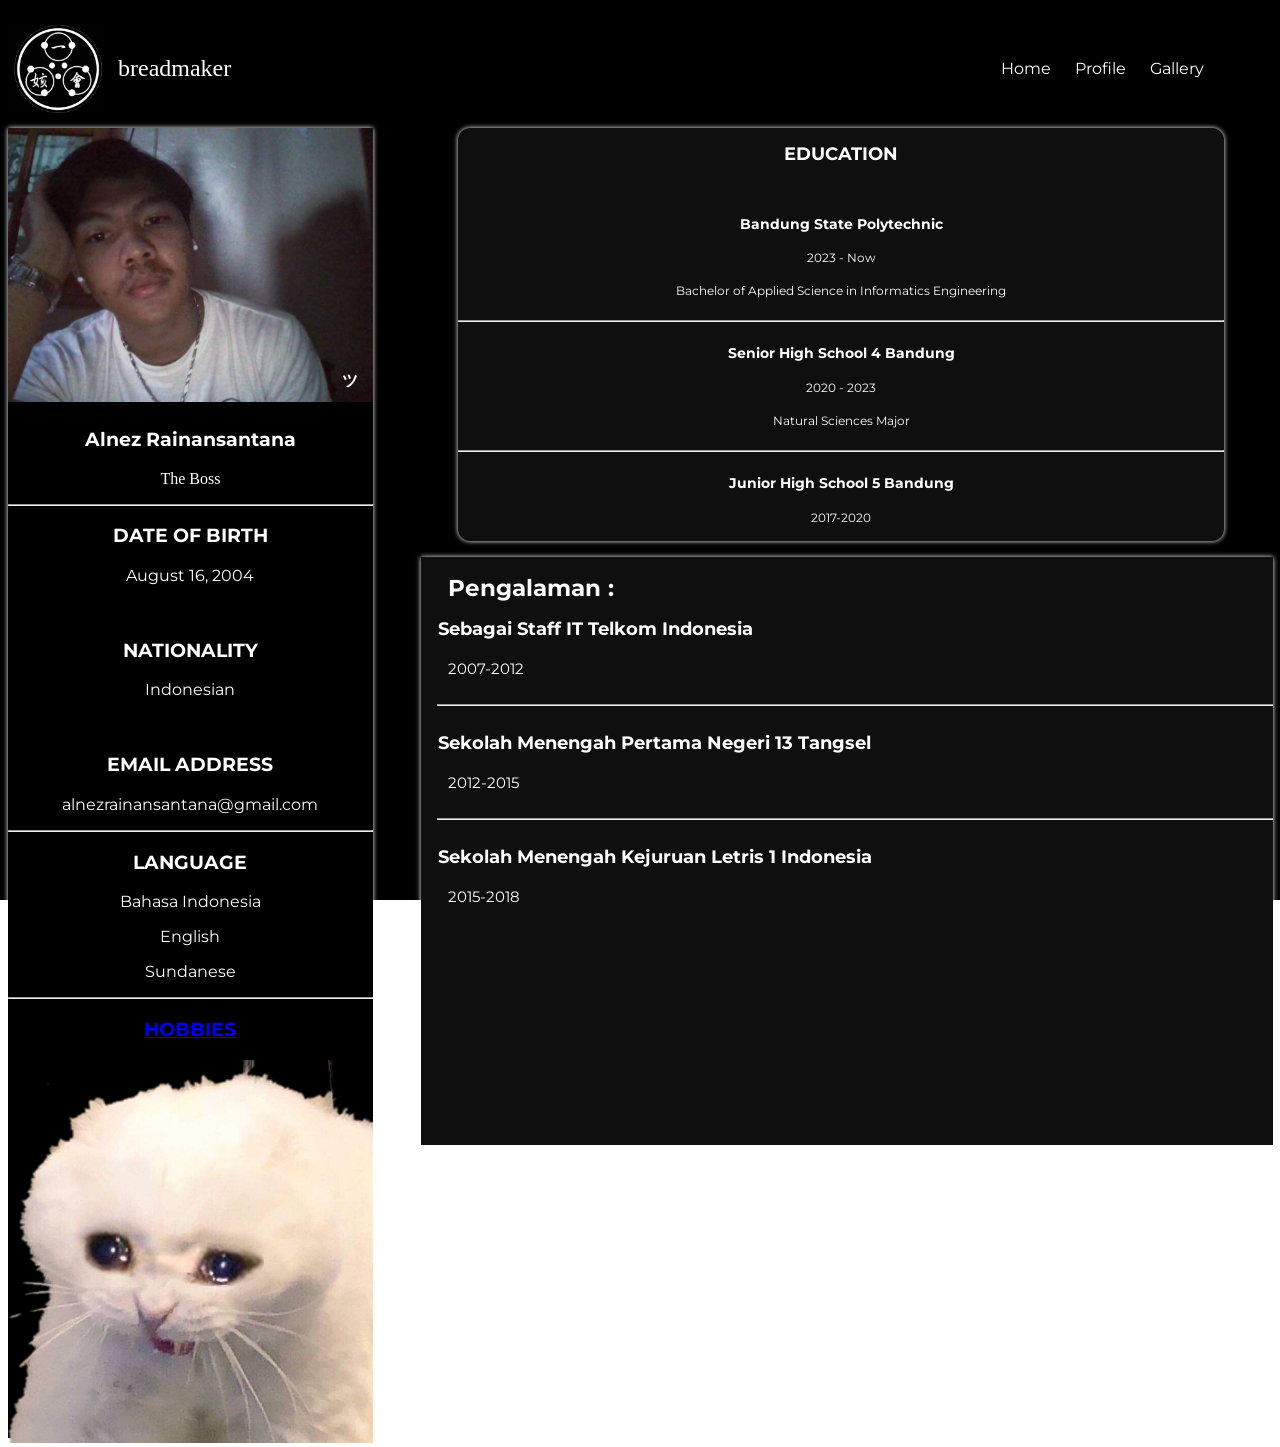
<file: profile.html>
<!DOCTYPE html>
<html lang="en">

<head>
    <meta charset="UTF-8">
    <meta name="viewport" content="width=device-width, initial-scale=1.0">
    <title>Profile</title>
    <link rel="stylesheet" href="css/profile-style.css">
    <link href="https://fonts.googleapis.com/css2?family=Montserrat:wght@400;700&display=swap" rel="stylesheet">
</head>

<body>
    <header>
        <div class="logo-container">
            <img src="img\ilhae.jpg" alt="logo">
            <p>breadmaker</p>
        </div>
        <nav>
            <ul>
                <li><a href="home.html">Home</a></li>
                <li><a href="profile.html">Profile</a></li>
                <li><a href="gallery.html">Gallery</a></li>
            </ul>
        </nav>
    </header>
    <!-- Container -->
        <div class="container">
            <div id="colspan">
                <img src="img\alnez2.jpg" alt="alnez">
                <h4>ツ</h4>
                <h3>Alnez Rainansantana</h3>
                <div class="known-as">
                    <p>The Boss</p>
                </div>
                <hr>
                <h3>DATE OF BIRTH</h3>
                <p>August 16, 2004</p>
                <br>
                <h3>NATIONALITY</h3>
                <p>Indonesian</p>
                <br>
                <h3>EMAIL ADDRESS</h3>
                <p>alnezrainansantana@gmail.com</p>
                <div class="load">
                </div>
                <div class="load2">
                </div>
                <div class="load3">
            </div>
                <div class="load4">
                </div>
                    <div class="load4">
                </div>
                    <div class="load4">
                </div>
                <hr>
                <h3>LANGUAGE</h3>
                <p>Bahasa Indonesia</p>
                <p>English</p>
                <p>Sundanese</p>
                <hr>
                <a href="hobby.html">
                    <h3>HOBBIES</h3>
                </a>
                <img src="img\car.png" alt="ilhae">
            </div>
          <div class="container-padding">
        <div class="padding">
                <div class="content1">
                    <h2>EDUCATION</h2>
                    <br>
                    <h3>Bandung State Polytechnic</h3>
                    <p>2023 - Now</p>
                    <p>Bachelor of Applied Science in Informatics Engineering</p>
                </div>
                <hr>
                <div class="content2">
                    <h3>Senior High School 4 Bandung</h3>
                    <p>2020 - 2023</p>
                    <p>Natural Sciences Major</p>
                </div>
                <hr>
                <div class="content3"> 
                    <h3>Junior High School 5 Bandung</h3>
                    <p>2017-2020</p>
            </div>
            </div>
            </div>
          <div class="padding-bottom">
                <div class="bottom">
                 <div class="content1">
            <h2><i class="fa fa-briefcase fa-fw large"></i>Pengalaman :</h2>
            <h3>Sebagai Staff IT Telkom Indonesia</h3>
            <p><i class="fa fa-calendar fa-fw large"></i>2007-2012</p>
            </div>
            <hr>
                <div class="content2">
            <h3>Sekolah Menengah Pertama Negeri 13 Tangsel</h3>
            <p><i class="fa fa-calendar fa-fw large"></i>2012-2015</p>
 
           
            </div>
            <hr>
                <div class="content3"> 
            <h3>Sekolah Menengah Kejuruan Letris 1 Indonesia</h3>
            <p><i class="fa fa-calendar fa-fw large"></i>2015-2018</p>
                        </div>
            </div>
        </div>
    </body>
</html>
</file>
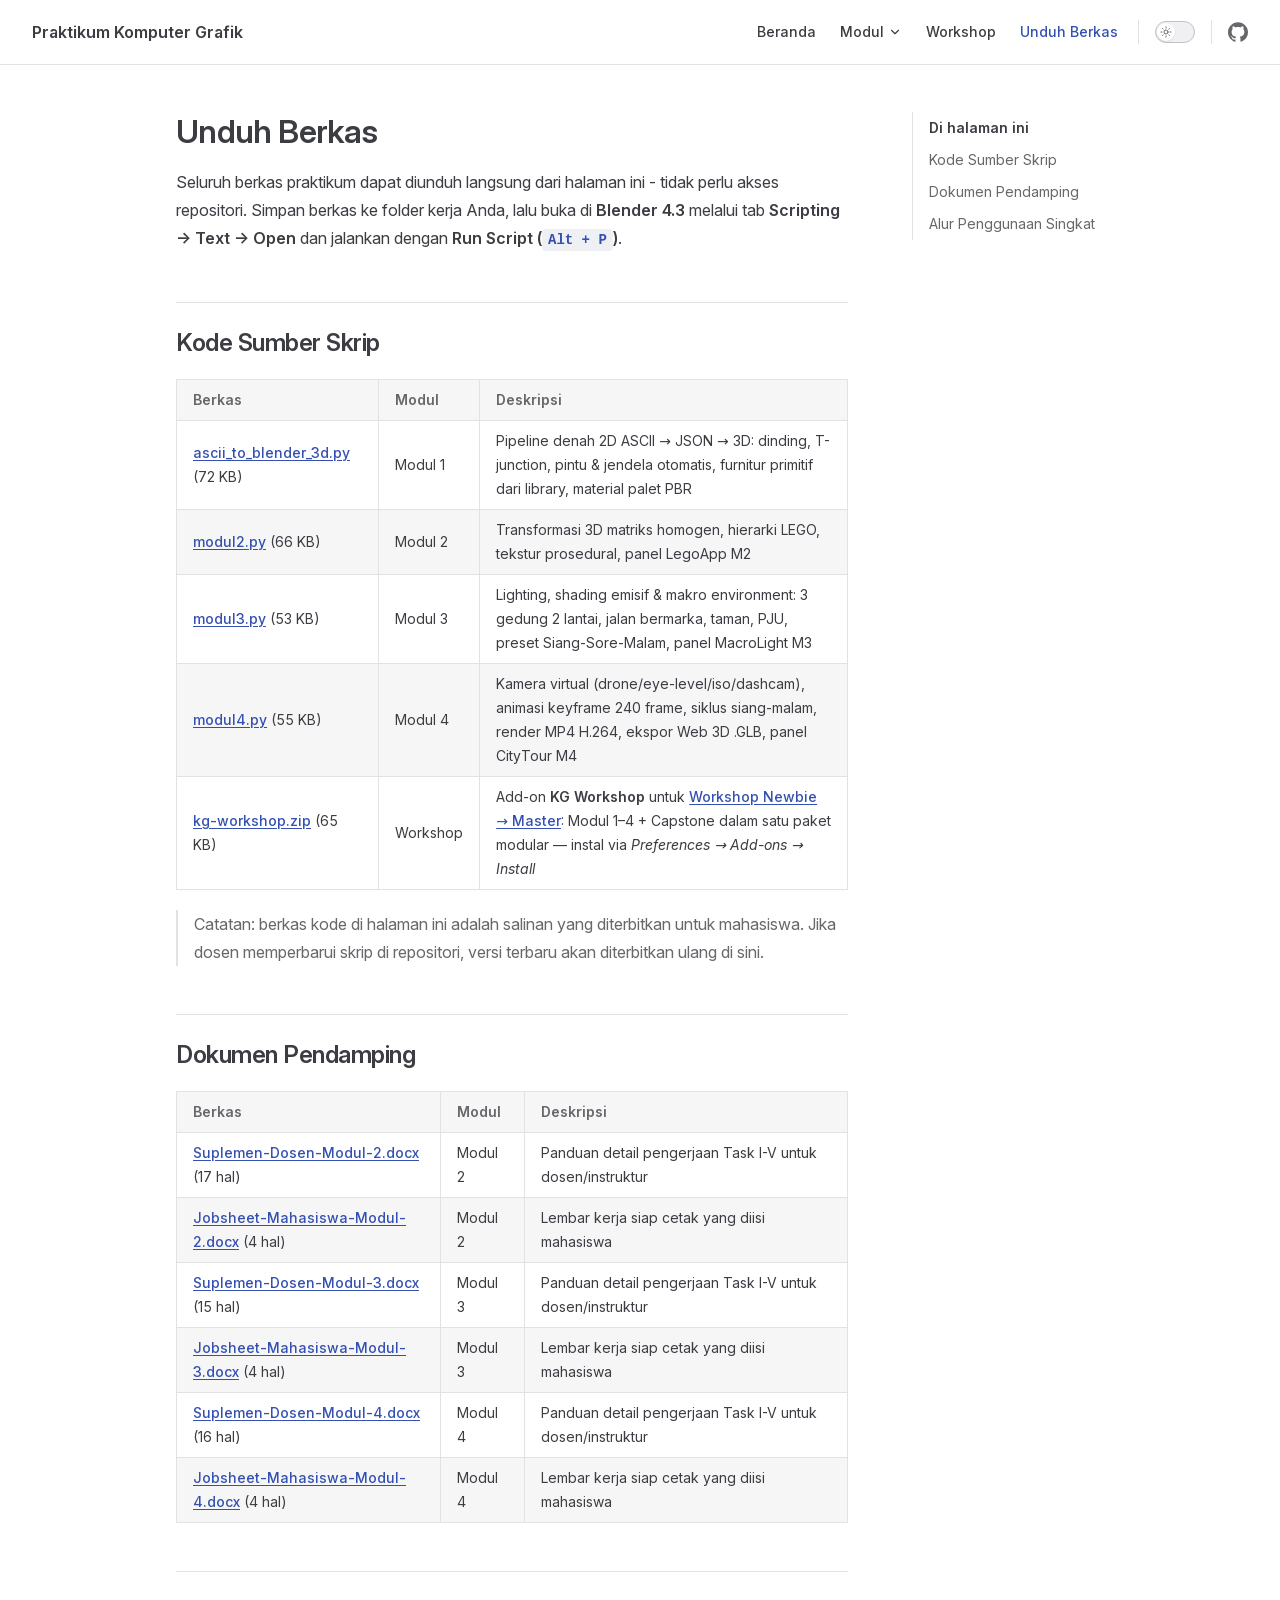
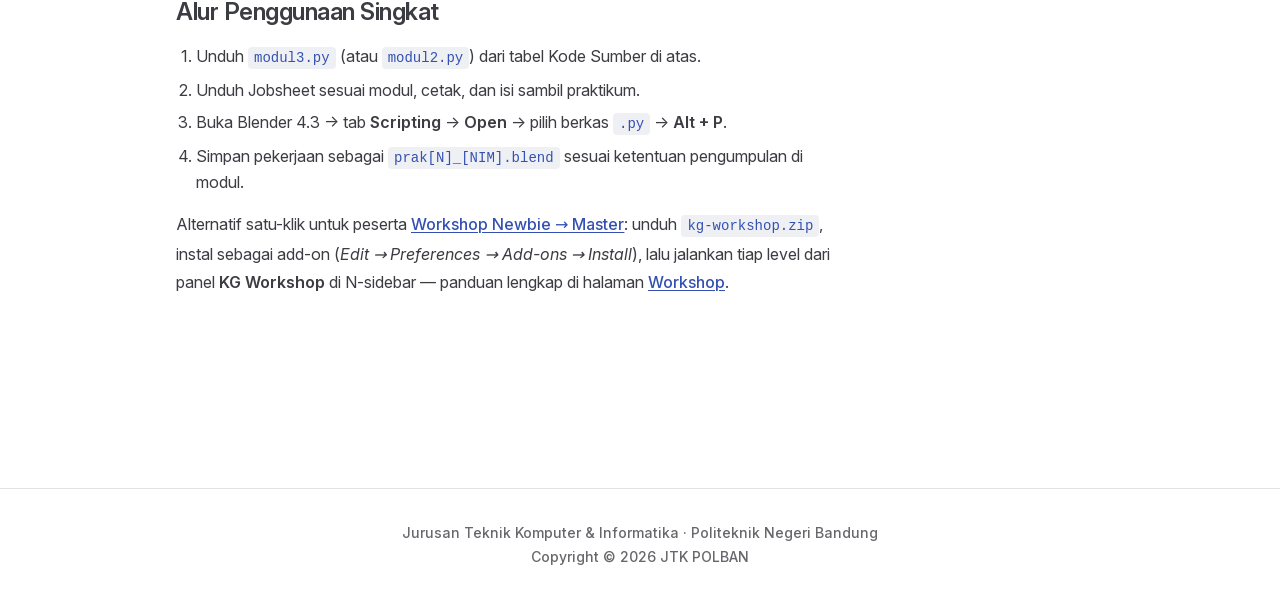
<file: unduh.html>
<!DOCTYPE html>
<html lang="id" dir="ltr">
  <head>
    <meta charset="utf-8">
    <meta name="viewport" content="width=device-width,initial-scale=1">
    <title>Unduh Berkas | Praktikum Komputer Grafik</title>
    <meta name="description" content="Modul praktikum Komputer Grafik D-3 Teknik Informatika JTK POLBAN 2026 — pipeline denah 2D (ASCII & JSON) menjadi 3D dengan Blender 4.3.">
    <meta name="generator" content="VitePress v1.6.4">
    <link rel="preload stylesheet" href="/assets/style.DFTx90Kk.css" as="style">
    <link rel="preload stylesheet" href="/vp-icons.css" as="style">
    
    <script type="module" src="/assets/app.Dk8cOxPW.js"></script>
    <link rel="preload" href="/assets/inter-roman-latin.Di8DUHzh.woff2" as="font" type="font/woff2" crossorigin="">
    <link rel="modulepreload" href="/assets/chunks/theme.CXS6vkly.js">
    <link rel="modulepreload" href="/assets/chunks/framework.B7o6dWmz.js">
    <link rel="modulepreload" href="/assets/unduh.md.Cb-OwFF-.lean.js">
    <link rel="icon" href="data:image/svg+xml,&lt;svg xmlns=%22http://www.w3.org/2000/svg%22 viewBox=%220 0 100 100%22&gt;&lt;text y=%22.9em%22 font-size=%2290%22&gt;🏠&lt;/text&gt;&lt;/svg&gt;">
    <script id="check-dark-mode">(()=>{const e=localStorage.getItem("vitepress-theme-appearance")||"auto",a=window.matchMedia("(prefers-color-scheme: dark)").matches;(!e||e==="auto"?a:e==="dark")&&document.documentElement.classList.add("dark")})();</script>
    <script id="check-mac-os">document.documentElement.classList.toggle("mac",/Mac|iPhone|iPod|iPad/i.test(navigator.platform));</script>
  </head>
  <body>
    <div id="app"><div class="Layout" data-v-5d98c3a5><!--[--><!--]--><!--[--><span tabindex="-1" data-v-0b0ada53></span><a href="#VPContent" class="VPSkipLink visually-hidden" data-v-0b0ada53>Skip to content</a><!--]--><!----><header class="VPNav" data-v-5d98c3a5 data-v-ae24b3ad><div class="VPNavBar" data-v-ae24b3ad data-v-6aa21345><div class="wrapper" data-v-6aa21345><div class="container" data-v-6aa21345><div class="title" data-v-6aa21345><div class="VPNavBarTitle" data-v-6aa21345 data-v-1168a8e4><a class="title" href="/" data-v-1168a8e4><!--[--><!--]--><!----><span data-v-1168a8e4>Praktikum Komputer Grafik</span><!--[--><!--]--></a></div></div><div class="content" data-v-6aa21345><div class="content-body" data-v-6aa21345><!--[--><!--]--><div class="VPNavBarSearch search" data-v-6aa21345><!----></div><nav aria-labelledby="main-nav-aria-label" class="VPNavBarMenu menu" data-v-6aa21345 data-v-dc692963><span id="main-nav-aria-label" class="visually-hidden" data-v-dc692963> Main Navigation </span><!--[--><!--[--><a class="VPLink link VPNavBarMenuLink" href="/" tabindex="0" data-v-dc692963 data-v-e56f3d57><!--[--><span data-v-e56f3d57>Beranda</span><!--]--></a><!--]--><!--[--><div class="VPFlyout VPNavBarMenuGroup" data-v-dc692963 data-v-cf11d7a2><button type="button" class="button" aria-haspopup="true" aria-expanded="false" data-v-cf11d7a2><span class="text" data-v-cf11d7a2><!----><span data-v-cf11d7a2>Modul</span><span class="vpi-chevron-down text-icon" data-v-cf11d7a2></span></span></button><div class="menu" data-v-cf11d7a2><div class="VPMenu" data-v-cf11d7a2 data-v-b98bc113><div class="items" data-v-b98bc113><!--[--><!--[--><div class="VPMenuLink" data-v-b98bc113 data-v-35975db6><a class="VPLink link" href="/modul/modul-01.html" data-v-35975db6><!--[--><span data-v-35975db6>Modul 1 — Denah 2D (ASCII & JSON) → 3D</span><!--]--></a></div><!--]--><!--[--><div class="VPMenuLink" data-v-b98bc113 data-v-35975db6><a class="VPLink link" href="/modul/modul-02.html" data-v-35975db6><!--[--><span data-v-35975db6>Modul 2 — Transformasi 3D, Hierarki LEGO & Texture</span><!--]--></a></div><!--]--><!--[--><div class="VPMenuLink" data-v-b98bc113 data-v-35975db6><a class="VPLink link" href="/modul/modul-03.html" data-v-35975db6><!--[--><span data-v-35975db6>Modul 3 — Lighting, Shading & Makro Environment</span><!--]--></a></div><!--]--><!--[--><div class="VPMenuLink" data-v-b98bc113 data-v-35975db6><a class="VPLink link" href="/modul/modul-04.html" data-v-35975db6><!--[--><span data-v-35975db6>Modul 4 — Kamera Virtual, Animasi & Ekspor Web 3D</span><!--]--></a></div><!--]--><!--]--></div><!--[--><!--]--></div></div></div><!--]--><!--[--><a class="VPLink link VPNavBarMenuLink" href="/workshop.html" tabindex="0" data-v-dc692963 data-v-e56f3d57><!--[--><span data-v-e56f3d57>Workshop</span><!--]--></a><!--]--><!--[--><a class="VPLink link VPNavBarMenuLink active" href="/unduh.html" tabindex="0" data-v-dc692963 data-v-e56f3d57><!--[--><span data-v-e56f3d57>Unduh Berkas</span><!--]--></a><!--]--><!--]--></nav><!----><div class="VPNavBarAppearance appearance" data-v-6aa21345 data-v-6c893767><button class="VPSwitch VPSwitchAppearance" type="button" role="switch" title aria-checked="false" data-v-6c893767 data-v-5337faa4 data-v-1d5665e3><span class="check" data-v-1d5665e3><span class="icon" data-v-1d5665e3><!--[--><span class="vpi-sun sun" data-v-5337faa4></span><span class="vpi-moon moon" data-v-5337faa4></span><!--]--></span></span></button></div><div class="VPSocialLinks VPNavBarSocialLinks social-links" data-v-6aa21345 data-v-0394ad82 data-v-7bc22406><!--[--><a class="VPSocialLink no-icon" href="https://github.com/kyeiki/blenderd32026" aria-label="github" target="_blank" rel="noopener" data-v-7bc22406 data-v-bd121fe5><span class="vpi-social-github"></span></a><!--]--></div><div class="VPFlyout VPNavBarExtra extra" data-v-6aa21345 data-v-bb2aa2f0 data-v-cf11d7a2><button type="button" class="button" aria-haspopup="true" aria-expanded="false" aria-label="extra navigation" data-v-cf11d7a2><span class="vpi-more-horizontal icon" data-v-cf11d7a2></span></button><div class="menu" data-v-cf11d7a2><div class="VPMenu" data-v-cf11d7a2 data-v-b98bc113><!----><!--[--><!--[--><!----><div class="group" data-v-bb2aa2f0><div class="item appearance" data-v-bb2aa2f0><p class="label" data-v-bb2aa2f0>Tema</p><div class="appearance-action" data-v-bb2aa2f0><button class="VPSwitch VPSwitchAppearance" type="button" role="switch" title aria-checked="false" data-v-bb2aa2f0 data-v-5337faa4 data-v-1d5665e3><span class="check" data-v-1d5665e3><span class="icon" data-v-1d5665e3><!--[--><span class="vpi-sun sun" data-v-5337faa4></span><span class="vpi-moon moon" data-v-5337faa4></span><!--]--></span></span></button></div></div></div><div class="group" data-v-bb2aa2f0><div class="item social-links" data-v-bb2aa2f0><div class="VPSocialLinks social-links-list" data-v-bb2aa2f0 data-v-7bc22406><!--[--><a class="VPSocialLink no-icon" href="https://github.com/kyeiki/blenderd32026" aria-label="github" target="_blank" rel="noopener" data-v-7bc22406 data-v-bd121fe5><span class="vpi-social-github"></span></a><!--]--></div></div></div><!--]--><!--]--></div></div></div><!--[--><!--]--><button type="button" class="VPNavBarHamburger hamburger" aria-label="mobile navigation" aria-expanded="false" aria-controls="VPNavScreen" data-v-6aa21345 data-v-e5dd9c1c><span class="container" data-v-e5dd9c1c><span class="top" data-v-e5dd9c1c></span><span class="middle" data-v-e5dd9c1c></span><span class="bottom" data-v-e5dd9c1c></span></span></button></div></div></div></div><div class="divider" data-v-6aa21345><div class="divider-line" data-v-6aa21345></div></div></div><!----></header><div class="VPLocalNav empty fixed" data-v-5d98c3a5 data-v-a6f0e41e><div class="container" data-v-a6f0e41e><!----><div class="VPLocalNavOutlineDropdown" style="--vp-vh:0px;" data-v-a6f0e41e data-v-8a42e2b4><button data-v-8a42e2b4>Kembali ke atas</button><!----></div></div></div><!----><div class="VPContent" id="VPContent" data-v-5d98c3a5 data-v-1428d186><div class="VPDoc has-aside" data-v-1428d186 data-v-39a288b8><!--[--><!--]--><div class="container" data-v-39a288b8><div class="aside" data-v-39a288b8><div class="aside-curtain" data-v-39a288b8></div><div class="aside-container" data-v-39a288b8><div class="aside-content" data-v-39a288b8><div class="VPDocAside" data-v-39a288b8 data-v-3f215769><!--[--><!--]--><!--[--><!--]--><nav aria-labelledby="doc-outline-aria-label" class="VPDocAsideOutline" data-v-3f215769 data-v-a5bbad30><div class="content" data-v-a5bbad30><div class="outline-marker" data-v-a5bbad30></div><div aria-level="2" class="outline-title" id="doc-outline-aria-label" role="heading" data-v-a5bbad30>Di halaman ini</div><ul class="VPDocOutlineItem root" data-v-a5bbad30 data-v-b933a997><!--[--><!--]--></ul></div></nav><!--[--><!--]--><div class="spacer" data-v-3f215769></div><!--[--><!--]--><!----><!--[--><!--]--><!--[--><!--]--></div></div></div></div><div class="content" data-v-39a288b8><div class="content-container" data-v-39a288b8><!--[--><!--]--><main class="main" data-v-39a288b8><div style="position:relative;" class="vp-doc _unduh external-link-icon-enabled" data-v-39a288b8><div><h1 id="unduh-berkas" tabindex="-1">Unduh Berkas <a class="header-anchor" href="#unduh-berkas" aria-label="Permalink to &quot;Unduh Berkas&quot;">​</a></h1><p>Seluruh berkas praktikum dapat diunduh langsung dari halaman ini - tidak perlu akses repositori. Simpan berkas ke folder kerja Anda, lalu buka di <strong>Blender 4.3</strong> melalui tab <strong>Scripting -&gt; Text -&gt; Open</strong> dan jalankan dengan <strong>Run Script (<code>Alt + P</code>)</strong>.</p><h2 id="kode-sumber-skrip" tabindex="-1">Kode Sumber Skrip <a class="header-anchor" href="#kode-sumber-skrip" aria-label="Permalink to &quot;Kode Sumber Skrip&quot;">​</a></h2><table tabindex="0"><thead><tr><th>Berkas</th><th>Modul</th><th>Deskripsi</th></tr></thead><tbody><tr><td><a href="/kode/ascii_to_blender_3d.py" download>ascii_to_blender_3d.py</a> (72 KB)</td><td>Modul 1</td><td>Pipeline denah 2D ASCII → JSON → 3D: dinding, T-junction, pintu &amp; jendela otomatis, furnitur primitif dari library, material palet PBR</td></tr><tr><td><a href="/kode/modul2.py" download>modul2.py</a> (66 KB)</td><td>Modul 2</td><td>Transformasi 3D matriks homogen, hierarki LEGO, tekstur prosedural, panel LegoApp M2</td></tr><tr><td><a href="/kode/modul3.py" download>modul3.py</a> (53 KB)</td><td>Modul 3</td><td>Lighting, shading emisif &amp; makro environment: 3 gedung 2 lantai, jalan bermarka, taman, PJU, preset Siang-Sore-Malam, panel MacroLight M3</td></tr><tr><td><a href="/kode/modul4.py" download>modul4.py</a> (55 KB)</td><td>Modul 4</td><td>Kamera virtual (drone/eye-level/iso/dashcam), animasi keyframe 240 frame, siklus siang-malam, render MP4 H.264, ekspor Web 3D .GLB, panel CityTour M4</td></tr><tr><td><a href="/kode/kg-workshop.zip" download>kg-workshop.zip</a> (65 KB)</td><td>Workshop</td><td>Add-on <strong>KG Workshop</strong> untuk <a href="/workshop.html">Workshop Newbie → Master</a>: Modul 1–4 + Capstone dalam satu paket modular — instal via <em>Preferences → Add-ons → Install</em></td></tr></tbody></table><blockquote><p>Catatan: berkas kode di halaman ini adalah salinan yang diterbitkan untuk mahasiswa. Jika dosen memperbarui skrip di repositori, versi terbaru akan diterbitkan ulang di sini.</p></blockquote><h2 id="dokumen-pendamping" tabindex="-1">Dokumen Pendamping <a class="header-anchor" href="#dokumen-pendamping" aria-label="Permalink to &quot;Dokumen Pendamping&quot;">​</a></h2><table tabindex="0"><thead><tr><th>Berkas</th><th>Modul</th><th>Deskripsi</th></tr></thead><tbody><tr><td><a href="/dokumen/Suplemen-Dosen-Modul-2.docx" download>Suplemen-Dosen-Modul-2.docx</a> (17 hal)</td><td>Modul 2</td><td>Panduan detail pengerjaan Task I-V untuk dosen/instruktur</td></tr><tr><td><a href="/dokumen/Jobsheet-Mahasiswa-Modul-2.docx" download>Jobsheet-Mahasiswa-Modul-2.docx</a> (4 hal)</td><td>Modul 2</td><td>Lembar kerja siap cetak yang diisi mahasiswa</td></tr><tr><td><a href="/dokumen/Suplemen-Dosen-Modul-3.docx" download>Suplemen-Dosen-Modul-3.docx</a> (15 hal)</td><td>Modul 3</td><td>Panduan detail pengerjaan Task I-V untuk dosen/instruktur</td></tr><tr><td><a href="/dokumen/Jobsheet-Mahasiswa-Modul-3.docx" download>Jobsheet-Mahasiswa-Modul-3.docx</a> (4 hal)</td><td>Modul 3</td><td>Lembar kerja siap cetak yang diisi mahasiswa</td></tr><tr><td><a href="/dokumen/Suplemen-Dosen-Modul-4.docx" download>Suplemen-Dosen-Modul-4.docx</a> (16 hal)</td><td>Modul 4</td><td>Panduan detail pengerjaan Task I-V untuk dosen/instruktur</td></tr><tr><td><a href="/dokumen/Jobsheet-Mahasiswa-Modul-4.docx" download>Jobsheet-Mahasiswa-Modul-4.docx</a> (4 hal)</td><td>Modul 4</td><td>Lembar kerja siap cetak yang diisi mahasiswa</td></tr></tbody></table><h2 id="alur-penggunaan-singkat" tabindex="-1">Alur Penggunaan Singkat <a class="header-anchor" href="#alur-penggunaan-singkat" aria-label="Permalink to &quot;Alur Penggunaan Singkat&quot;">​</a></h2><ol><li>Unduh <code>modul3.py</code> (atau <code>modul2.py</code>) dari tabel Kode Sumber di atas.</li><li>Unduh Jobsheet sesuai modul, cetak, dan isi sambil praktikum.</li><li>Buka Blender 4.3 -&gt; tab <strong>Scripting</strong> -&gt; <strong>Open</strong> -&gt; pilih berkas <code>.py</code> -&gt; <strong>Alt + P</strong>.</li><li>Simpan pekerjaan sebagai <code>prak[N]_[NIM].blend</code> sesuai ketentuan pengumpulan di modul.</li></ol><p>Alternatif satu-klik untuk peserta <a href="/workshop.html">Workshop Newbie → Master</a>: unduh <code>kg-workshop.zip</code>, instal sebagai add-on (<em>Edit → Preferences → Add-ons → Install</em>), lalu jalankan tiap level dari panel <strong>KG Workshop</strong> di N-sidebar — panduan lengkap di halaman <a href="/workshop.html">Workshop</a>.</p></div></div></main><footer class="VPDocFooter" data-v-39a288b8 data-v-e257564d><!--[--><!--]--><!----><!----></footer><!--[--><!--]--></div></div></div><!--[--><!--]--></div></div><footer class="VPFooter" data-v-5d98c3a5 data-v-e315a0ad><div class="container" data-v-e315a0ad><p class="message" data-v-e315a0ad>Jurusan Teknik Komputer & Informatika · Politeknik Negeri Bandung</p><p class="copyright" data-v-e315a0ad>Copyright © 2026 JTK POLBAN</p></div></footer><!--[--><!--]--></div></div>
    <script>window.__VP_HASH_MAP__=JSON.parse("{\"capstone.md\":\"FD7sdSo_\",\"index.md\":\"D1P3IjH3\",\"modul_modul-01.md\":\"CRzTe4Iw\",\"modul_modul-02.md\":\"DCVszBvQ\",\"modul_modul-03.md\":\"CljuygK1\",\"modul_modul-04.md\":\"CrGZmFIk\",\"unduh.md\":\"Cb-OwFF-\",\"workshop.md\":\"CZdBEQ67\"}");window.__VP_SITE_DATA__=JSON.parse("{\"lang\":\"id\",\"dir\":\"ltr\",\"title\":\"Praktikum Komputer Grafik\",\"description\":\"Modul praktikum Komputer Grafik D-3 Teknik Informatika JTK POLBAN 2026 — pipeline denah 2D (ASCII & JSON) menjadi 3D dengan Blender 4.3.\",\"base\":\"/\",\"head\":[],\"router\":{\"prefetchLinks\":true},\"appearance\":true,\"themeConfig\":{\"nav\":[{\"text\":\"Beranda\",\"link\":\"/\"},{\"text\":\"Modul\",\"items\":[{\"text\":\"Modul 1 — Denah 2D (ASCII & JSON) → 3D\",\"link\":\"/modul/modul-01.html\"},{\"text\":\"Modul 2 — Transformasi 3D, Hierarki LEGO & Texture\",\"link\":\"/modul/modul-02.html\"},{\"text\":\"Modul 3 — Lighting, Shading & Makro Environment\",\"link\":\"/modul/modul-03.html\"},{\"text\":\"Modul 4 — Kamera Virtual, Animasi & Ekspor Web 3D\",\"link\":\"/modul/modul-04.html\"}]},{\"text\":\"Workshop\",\"link\":\"/workshop.html\"},{\"text\":\"Unduh Berkas\",\"link\":\"/unduh.html\"}],\"sidebar\":{\"/workshop.md\":[{\"text\":\"Workshop — Newbie → Master\",\"collapsed\":false,\"items\":[{\"text\":\"Beranda Workshop\",\"link\":\"/workshop.html\"},{\"text\":\"Cara Ikut\",\"link\":\"/workshop.html#cara-ikut-workshop\"},{\"text\":\"Dua Jalur Kode\",\"link\":\"/workshop.html#dua-jalur-kode-monolith-vs-paket-kg-workshop\"},{\"text\":\"Peta Jenjang\",\"link\":\"/workshop.html#peta-jenjang\"},{\"text\":\"Level 1 — Modul 1: Denah ASCII → 3D\",\"link\":\"/workshop.html#level-1-·-modul-1-—-denah-2d-ascii-menjadi-3d\"},{\"text\":\"Level 2 — Modul 2: Transformasi & Tekstur\",\"link\":\"/workshop.html#level-2-·-modul-2-—-transformasi-hierarki-tekstur\"},{\"text\":\"Level 3 — Modul 3: Pencahayaan & Kota\",\"link\":\"/workshop.html#level-3-·-modul-3-—-pencahayaan-kota-makro\"},{\"text\":\"Level 4 — Modul 4: Kamera & Animasi\",\"link\":\"/workshop.html#level-4-·-modul-4-—-kamera-virtual-animasi-ekspor\"},{\"text\":\"Capstone (Wajib)\",\"link\":\"/workshop.html#capstone-—-city-tour-kampus-sendiri-wajib\"},{\"text\":\"Pertanyaan Umum\",\"link\":\"/workshop.html#pertanyaan-umum\"}]},{\"text\":\"Capstone — City Tour Kampus Sendiri\",\"collapsed\":false,\"items\":[{\"text\":\"Halaman Capstone\",\"link\":\"/capstone.html\"},{\"text\":\"Persiapan\",\"link\":\"/capstone.html#persiapan\"},{\"text\":\"Langkah 1 — Desain Wilayah\",\"link\":\"/capstone.html#langkah-1-—-desain-wilayah\"},{\"text\":\"Langkah 2 — Kawasan & Suasana\",\"link\":\"/capstone.html#langkah-2-bangun-kawasan-atur-suasana\"},{\"text\":\"Langkah 3 — Produksi Sinematik\",\"link\":\"/capstone.html#langkah-3-produksi-sinematik\"},{\"text\":\"Artefak & Pengumpulan\",\"link\":\"/capstone.html#artefak-pengumpulan\"},{\"text\":\"Rubrik Penilaian\",\"link\":\"/capstone.html#rubrik-penilaian\"}]}],\"/capstone.md\":[{\"text\":\"Workshop — Newbie → Master\",\"collapsed\":false,\"items\":[{\"text\":\"Beranda Workshop\",\"link\":\"/workshop.html\"},{\"text\":\"Cara Ikut\",\"link\":\"/workshop.html#cara-ikut-workshop\"},{\"text\":\"Dua Jalur Kode\",\"link\":\"/workshop.html#dua-jalur-kode-monolith-vs-paket-kg-workshop\"},{\"text\":\"Peta Jenjang\",\"link\":\"/workshop.html#peta-jenjang\"},{\"text\":\"Level 1 — Modul 1: Denah ASCII → 3D\",\"link\":\"/workshop.html#level-1-·-modul-1-—-denah-2d-ascii-menjadi-3d\"},{\"text\":\"Level 2 — Modul 2: Transformasi & Tekstur\",\"link\":\"/workshop.html#level-2-·-modul-2-—-transformasi-hierarki-tekstur\"},{\"text\":\"Level 3 — Modul 3: Pencahayaan & Kota\",\"link\":\"/workshop.html#level-3-·-modul-3-—-pencahayaan-kota-makro\"},{\"text\":\"Level 4 — Modul 4: Kamera & Animasi\",\"link\":\"/workshop.html#level-4-·-modul-4-—-kamera-virtual-animasi-ekspor\"},{\"text\":\"Capstone (Wajib)\",\"link\":\"/workshop.html#capstone-—-city-tour-kampus-sendiri-wajib\"},{\"text\":\"Pertanyaan Umum\",\"link\":\"/workshop.html#pertanyaan-umum\"}]},{\"text\":\"Capstone — City Tour Kampus Sendiri\",\"collapsed\":false,\"items\":[{\"text\":\"Halaman Capstone\",\"link\":\"/capstone.html\"},{\"text\":\"Persiapan\",\"link\":\"/capstone.html#persiapan\"},{\"text\":\"Langkah 1 — Desain Wilayah\",\"link\":\"/capstone.html#langkah-1-—-desain-wilayah\"},{\"text\":\"Langkah 2 — Kawasan & Suasana\",\"link\":\"/capstone.html#langkah-2-bangun-kawasan-atur-suasana\"},{\"text\":\"Langkah 3 — Produksi Sinematik\",\"link\":\"/capstone.html#langkah-3-produksi-sinematik\"},{\"text\":\"Artefak & Pengumpulan\",\"link\":\"/capstone.html#artefak-pengumpulan\"},{\"text\":\"Rubrik Penilaian\",\"link\":\"/capstone.html#rubrik-penilaian\"}]}],\"/modul/\":[{\"text\":\"Modul 4 — Kamera & Animasi City Tour\",\"collapsed\":false,\"items\":[{\"text\":\"Kamera Virtual, Animasi & Ekspor Web 3D\",\"link\":\"/modul/modul-04.html\"},{\"text\":\"Kata Pengantar\",\"link\":\"/modul/modul-04.html#kata-pengantar\"},{\"text\":\"Konsep: Frame, FPS & Timeline\",\"link\":\"/modul/modul-04.html#i-2-konsep-dasar-1-frame-fps-dan-timeline-untuk-pemula\"},{\"text\":\"Konsep: Keyframe & Interpolasi\",\"link\":\"/modul/modul-04.html#i-3-konsep-dasar-2-keyframe-dan-interpolasi-bezier-vs-linear\"},{\"text\":\"Konsep: Kamera, Proyeksi & DOF\",\"link\":\"/modul/modul-04.html#i-4-konsep-dasar-3-kamera-virtual-proyeksi-lensa-dof\"},{\"text\":\"Konsep: Spline & Constraint\",\"link\":\"/modul/modul-04.html#i-5-konsep-dasar-4-spline-path-constraint\"},{\"text\":\"Konsep: MP4 & Web 3D GLB\",\"link\":\"/modul/modul-04.html#i-6-konsep-dasar-5-render-video-mp4-ekspor-web-3d-glb\"},{\"text\":\"Task I: 4 Kamera Virtual\",\"link\":\"/modul/modul-04.html#iii-1-task-i-mengenal-4-kamera-virtual\"},{\"text\":\"Task II: Animasi Keyframe\",\"link\":\"/modul/modul-04.html#iii-2-task-ii-menyelidiki-animasi-keyframe\"},{\"text\":\"Task III: Siklus Siang-Malam\",\"link\":\"/modul/modul-04.html#iii-3-task-iii-siklus-siang-senja-malam\"},{\"text\":\"Task IV: Render MP4\",\"link\":\"/modul/modul-04.html#iii-4-task-iv-render-animasi-ke-video-mp4\"},{\"text\":\"Task V: Ekspor GLB\",\"link\":\"/modul/modul-04.html#iii-5-task-v-ekspor-web-3d-glb\"},{\"text\":\"Lampiran B. Cookbook\",\"link\":\"/modul/modul-04.html#lampiran-b-cookbook-resep-cepat\"},{\"text\":\"Lampiran C. Kode Inti\",\"link\":\"/modul/modul-04.html#lampiran-c-bedah-detail-kode-inti-modul4-kamera-animasi-citytour-py\"}]},{\"text\":\"Modul 3 — Lighting & Makro Environment\",\"collapsed\":false,\"items\":[{\"text\":\"Lighting, Shading & Makro Environment\",\"link\":\"/modul/modul-03.html\"},{\"text\":\"Kata Pengantar\",\"link\":\"/modul/modul-03.html#kata-pengantar\"},{\"text\":\"Konsep: Empat Jenis Cahaya & Preset\",\"link\":\"/modul/modul-03.html#i-4-konsep-kunci-1-empat-jenis-cahaya-preset-suasana-lightingrigmanager\"},{\"text\":\"Konsep: Masterplan ASCII & Gedung 2 Lt\",\"link\":\"/modul/modul-03.html#i-5-konsep-kunci-2-masterplan-ascii-gedung-2-lantai-asciimacroparser-macroassetbuilder\"},{\"text\":\"Konsep: Shading Emisif & Atmosfer\",\"link\":\"/modul/modul-03.html#i-6-konsep-kunci-3-shading-emisif-atmosfer-malam\"},{\"text\":\"Task I: Masterplan & Numpad\",\"link\":\"/modul/modul-03.html#iii-1-task-i-eksplorasi-masterplan-sudut-pandang-numpad\"},{\"text\":\"Task II: Simulasi Waktu\",\"link\":\"/modul/modul-03.html#iii-2-task-ii-simulasi-waktu-siang-sore-malam\"},{\"text\":\"Task III: Directional Light\",\"link\":\"/modul/modul-03.html#iii-3-task-iii-directional-light-putar-matahari-putar-bayangan\"},{\"text\":\"Task IV: Night City & Emission\",\"link\":\"/modul/modul-03.html#iii-4-task-iv-night-city-spot-pju-emission-material\"},{\"text\":\"Task V: Panel MacroLight M3\",\"link\":\"/modul/modul-03.html#iii-5-task-v-panel-macrolight-m3-mini-proyek-kota\"},{\"text\":\"Galeri Bagian Kawasan\",\"link\":\"/modul/modul-03.html#iii-6-galeri-bagian-kawasan\"},{\"text\":\"Lampiran B. Cookbook\",\"link\":\"/modul/modul-03.html#lampiran-b-cookbook-resep-cepat\"},{\"text\":\"Lampiran C. Kode Inti\",\"link\":\"/modul/modul-03.html#lampiran-c-bedah-detail-kode-inti-modul3-py\"}]},{\"text\":\"Modul 2 — LEGO Transform & Texture\",\"collapsed\":false,\"items\":[{\"text\":\"Transformasi 3D, Hierarki LEGO & Texture\",\"link\":\"/modul/modul-02.html\"},{\"text\":\"Kata Pengantar\",\"link\":\"/modul/modul-02.html#kata-pengantar\"},{\"text\":\"Konsep: Matriks Homogen 4×4\",\"link\":\"/modul/modul-02.html#i-4-konsep-kunci-1-matriks-transformasi-homogen-4×4-transform3dengine\"},{\"text\":\"Konsep: Hierarki Scene Graph\",\"link\":\"/modul/modul-02.html#i-5-konsep-kunci-2-hierarki-scene-graph-parent-child\"},{\"text\":\"Konsep: Node Tekstur & UV\",\"link\":\"/modul/modul-02.html#i-6-konsep-kunci-3-jaringan-node-tekstur-uv-texturematerialfactory\"},{\"text\":\"Task I: Sudut Pandang Numpad\",\"link\":\"/modul/modul-02.html#iii-1-task-i-eksplorasi-sudut-pandang-numpad-view\"},{\"text\":\"Task II: Matriks Homogen\",\"link\":\"/modul/modul-02.html#iii-2-task-ii-matriks-homogen-4×4-dalam-praktik\"},{\"text\":\"Task III: Hierarki LEGO\",\"link\":\"/modul/modul-02.html#iii-3-task-iii-hierarki-scene-graph-lego\"},{\"text\":\"Task IV: Texture & UV\",\"link\":\"/modul/modul-02.html#iii-4-task-iv-texture-uv-mapping\"},{\"text\":\"Task V: Panel LegoApp M2\",\"link\":\"/modul/modul-02.html#iii-5-task-v-panel-aplikasi-legoapp-m2\"},{\"text\":\"Lampiran B. Cookbook\",\"link\":\"/modul/modul-02.html#lampiran-b-cookbook-resep-cepat\"},{\"text\":\"Lampiran C. Kode Inti\",\"link\":\"/modul/modul-02.html#lampiran-c-bedah-detail-kode-inti-modul2-py\"},{\"text\":\"Kode Lengkap modul2.py\",\"link\":\"/modul/modul-02.html#kode-lengkap\"}]},{\"text\":\"Modul 1 (V2)\",\"collapsed\":false,\"items\":[{\"text\":\"Denah 2D ASCII ke 3D\",\"link\":\"/modul/modul-01.html\"},{\"text\":\"Kata Pengantar\",\"link\":\"/modul/modul-01.html#kata-pengantar\"},{\"text\":\"Identitas & Capaian\",\"link\":\"/modul/modul-01.html#identitas-mata-kuliah-program-studi-dan-kurikulum\"},{\"text\":\"Alur Praktikum\",\"link\":\"/modul/modul-01.html#alur-praktikum-run-di-blender-4-3\"},{\"text\":\"Bagian I. Bahan Kajian\",\"link\":\"/modul/modul-01.html#bagian-i-bahan-kajian\"},{\"text\":\"Bagian II. Penyiapan\",\"link\":\"/modul/modul-01.html#bagian-ii-penyiapan-pelaksanaan-praktikum-preparation\"},{\"text\":\"Bagian III. Prosedur Step-by-Step\",\"link\":\"/modul/modul-01.html#bagian-iii-prosedur-pelaksanaan-praktikum-step-by-step\"},{\"text\":\"Bagian IV. Pengumpulan\",\"link\":\"/modul/modul-01.html#bagian-iv-media-dan-mekanisme-pengumpulan\"},{\"text\":\"Bagian V. Evaluasi\",\"link\":\"/modul/modul-01.html#bagian-v-pembahasan-dan-evaluasi-hasil-praktikum\"},{\"text\":\"Lampiran A. Glossarium\",\"link\":\"/modul/modul-01.html#lampiran-a-glossarium\"},{\"text\":\"Lampiran B. Cookbook\",\"link\":\"/modul/modul-01.html#lampiran-b-panduan-cepat-cookbook-mengubah-denah-ets-2d-menjadi-3d\"},{\"text\":\"Lampiran C. Kode Lengkap\",\"link\":\"/modul/modul-01.html#lampiran-c-bedah-detail-kode-lengkap-ascii-to-blender-3d-py\"},{\"text\":\"Daftar Pustaka\",\"link\":\"/modul/modul-01.html#daftar-pustaka\"}]}]},\"outline\":{\"level\":[2,3],\"label\":\"Di halaman ini\"},\"docFooter\":{\"prev\":\"Sebelumnya\",\"next\":\"Berikutnya\"},\"returnToTopLabel\":\"Kembali ke atas\",\"sidebarMenuLabel\":\"Menu\",\"darkModeSwitchLabel\":\"Tema\",\"lightModeSwitchTitle\":\"Mode terang\",\"darkModeSwitchTitle\":\"Mode gelap\",\"externalLinkIcon\":true,\"socialLinks\":[{\"icon\":\"github\",\"link\":\"https://github.com/kyeiki/blenderd32026\"}],\"footer\":{\"message\":\"Jurusan Teknik Komputer & Informatika · Politeknik Negeri Bandung\",\"copyright\":\"Copyright © 2026 JTK POLBAN\"}},\"locales\":{},\"scrollOffset\":134,\"cleanUrls\":false}");</script>
    
  </body>
</html>
</file>
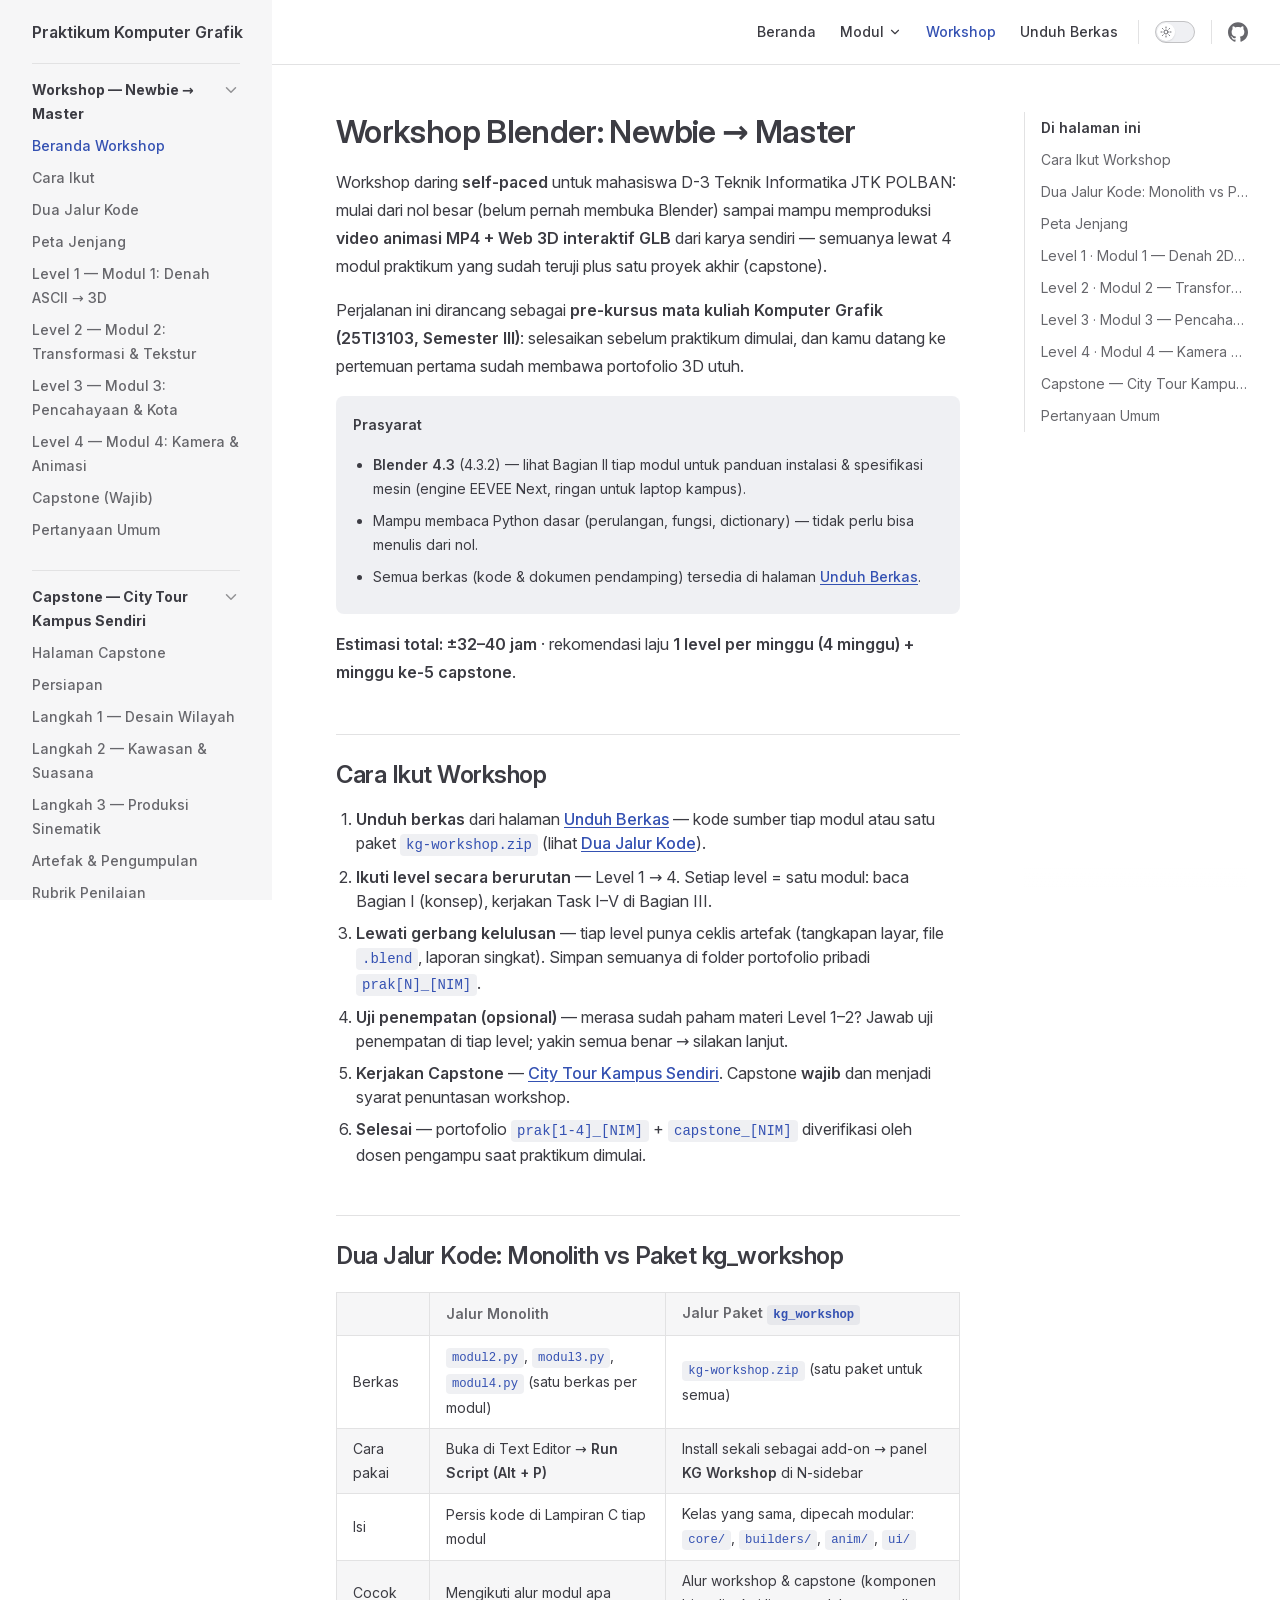
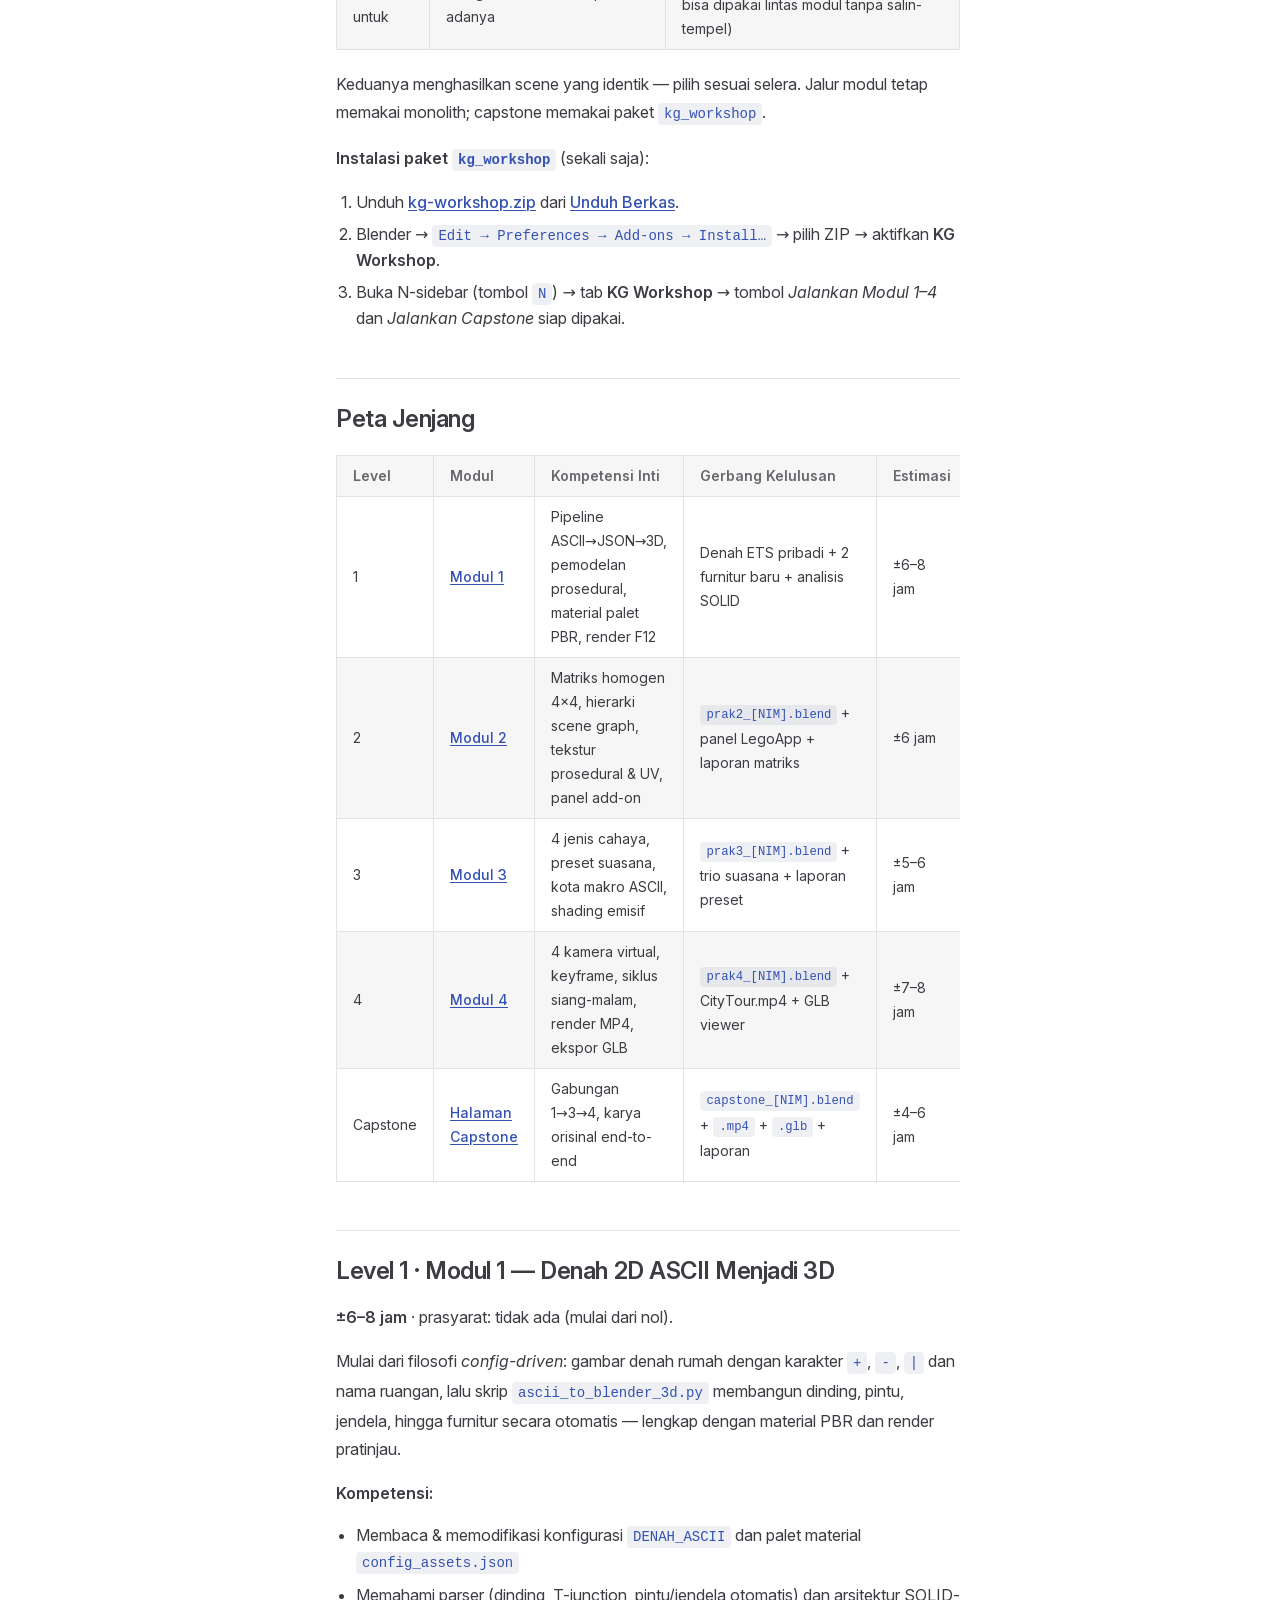
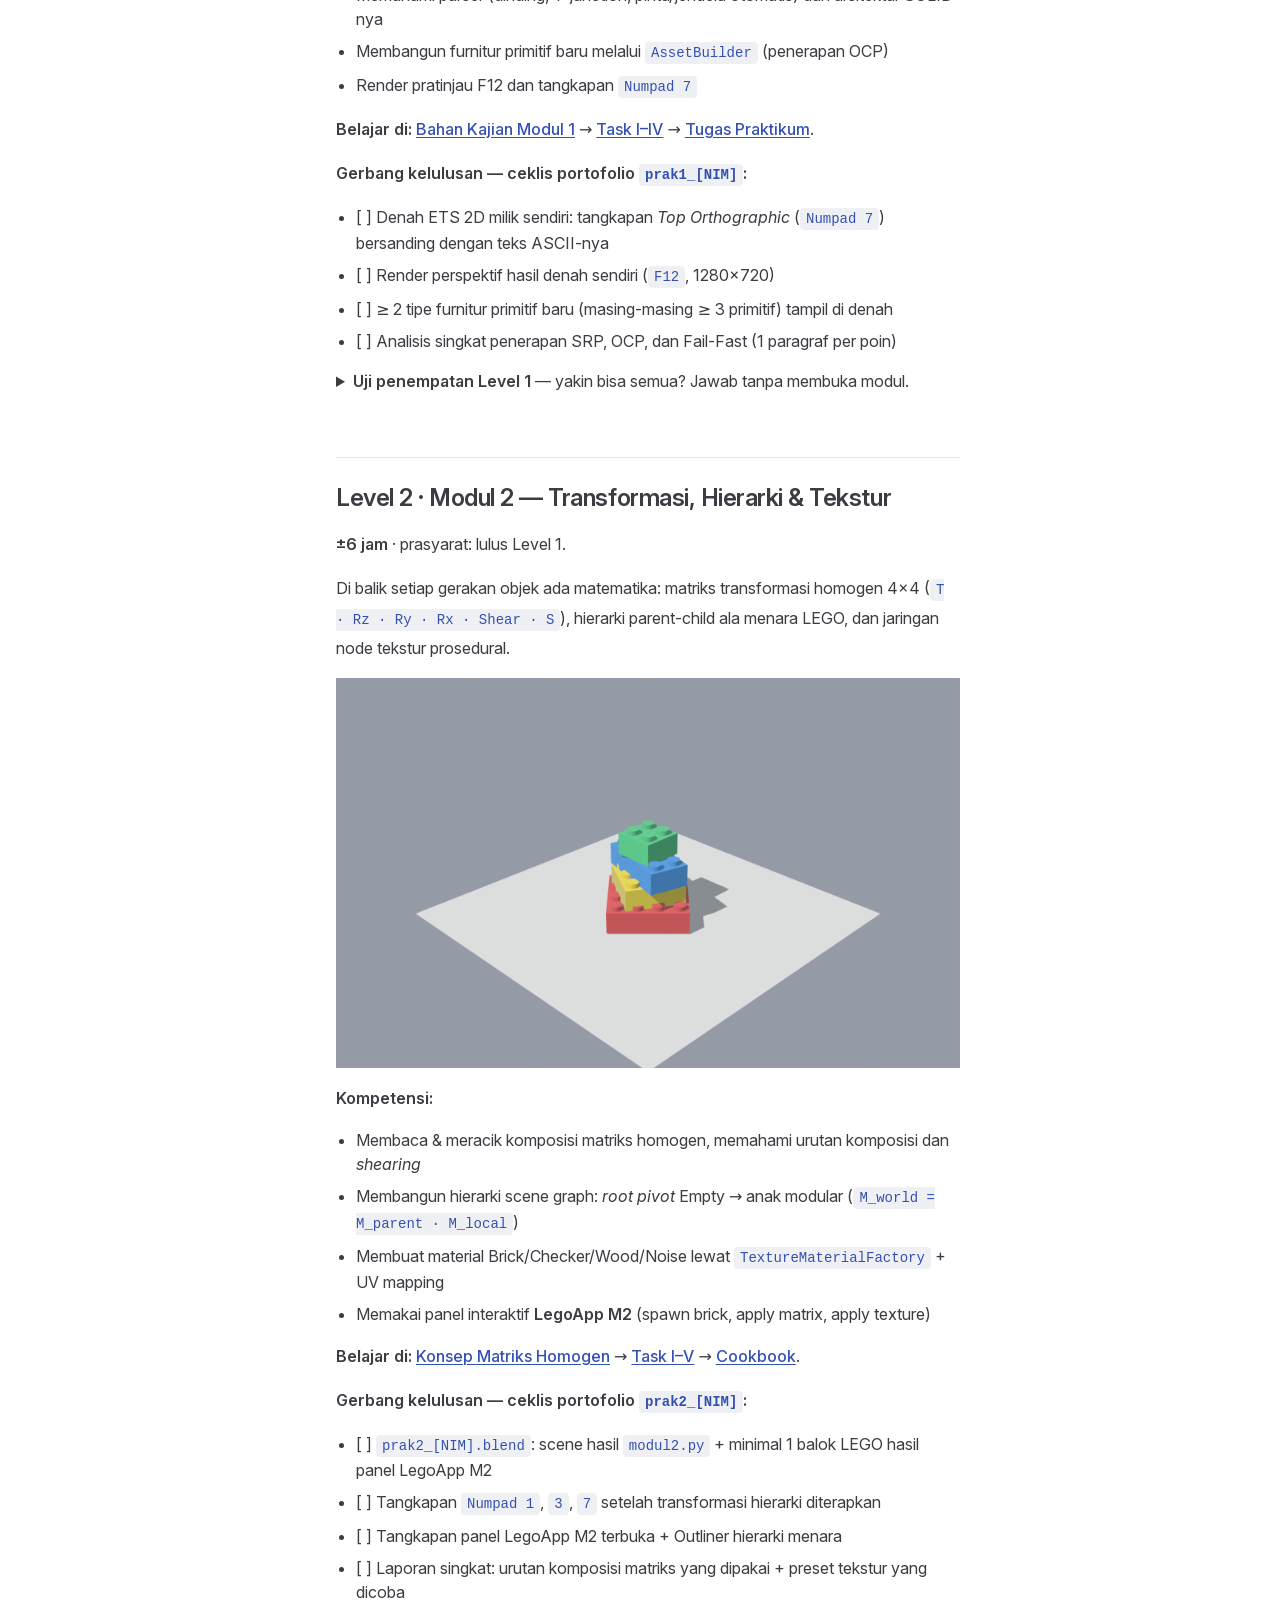
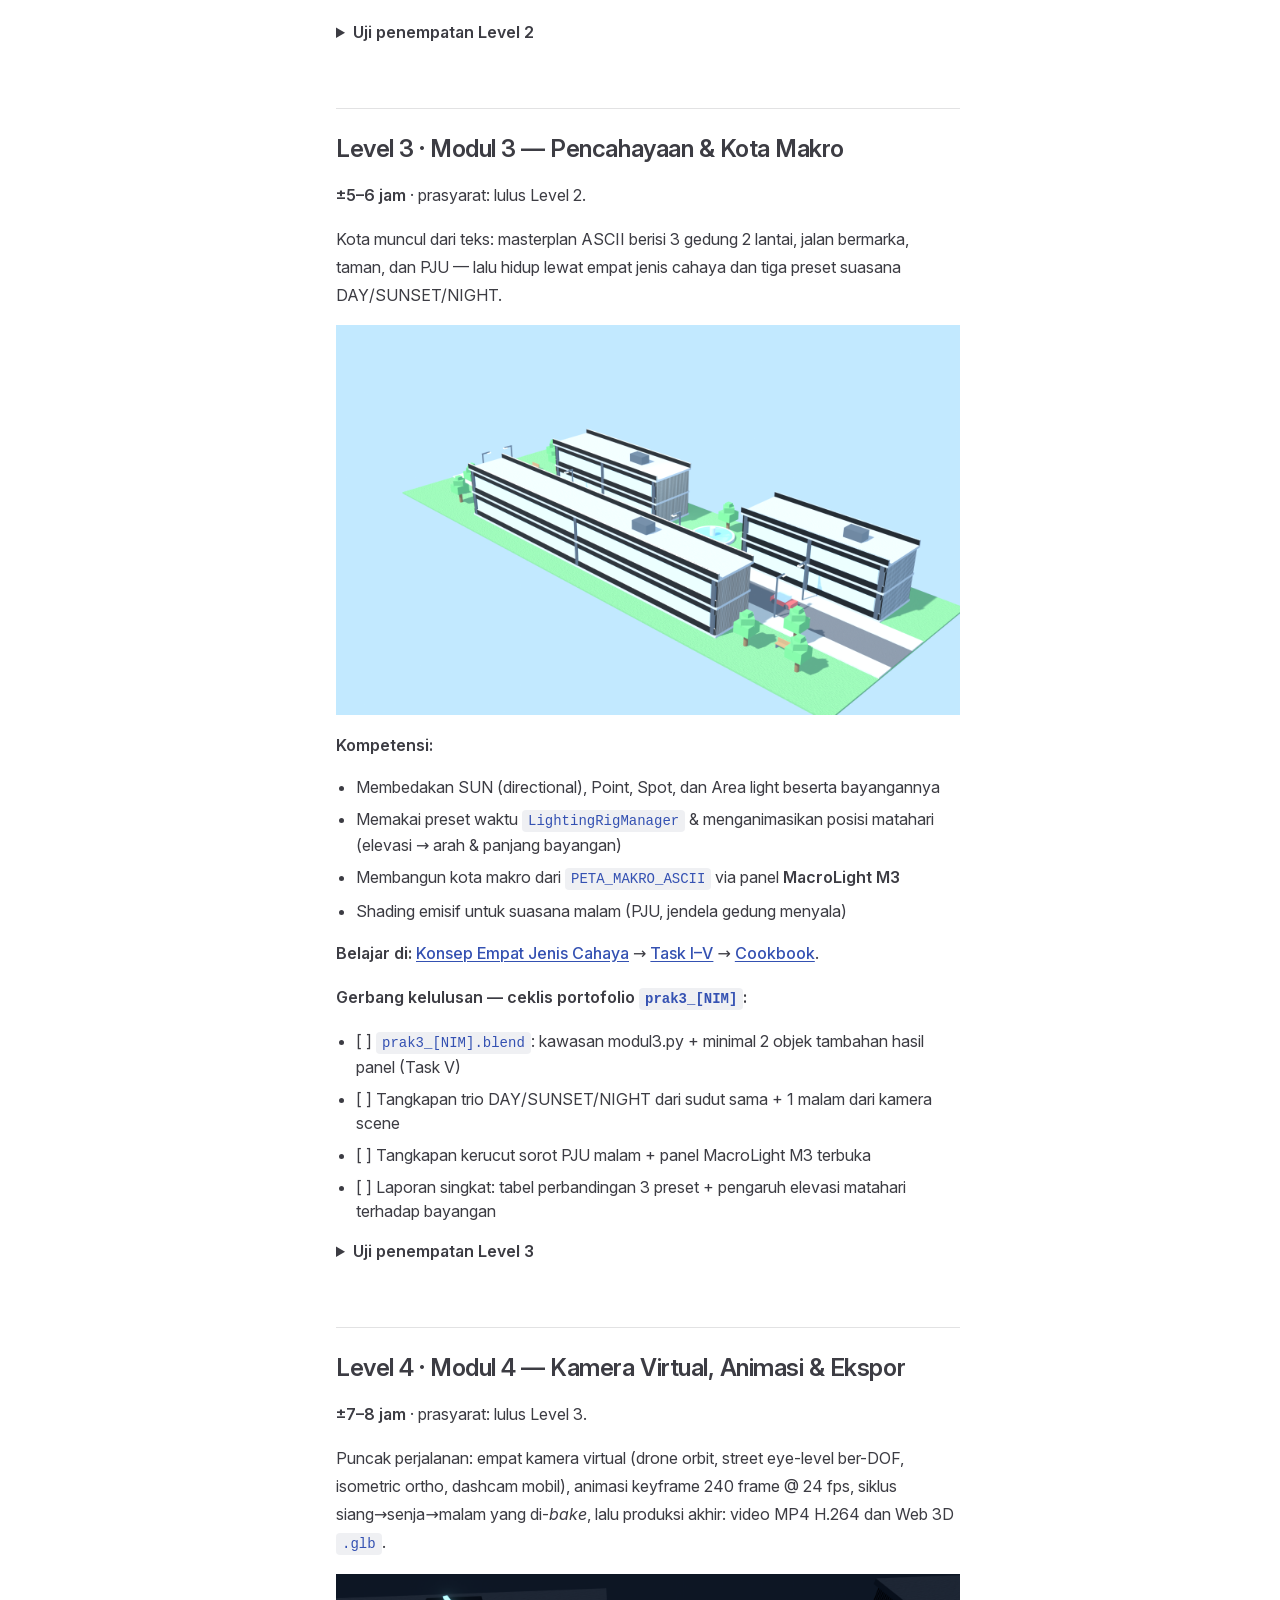
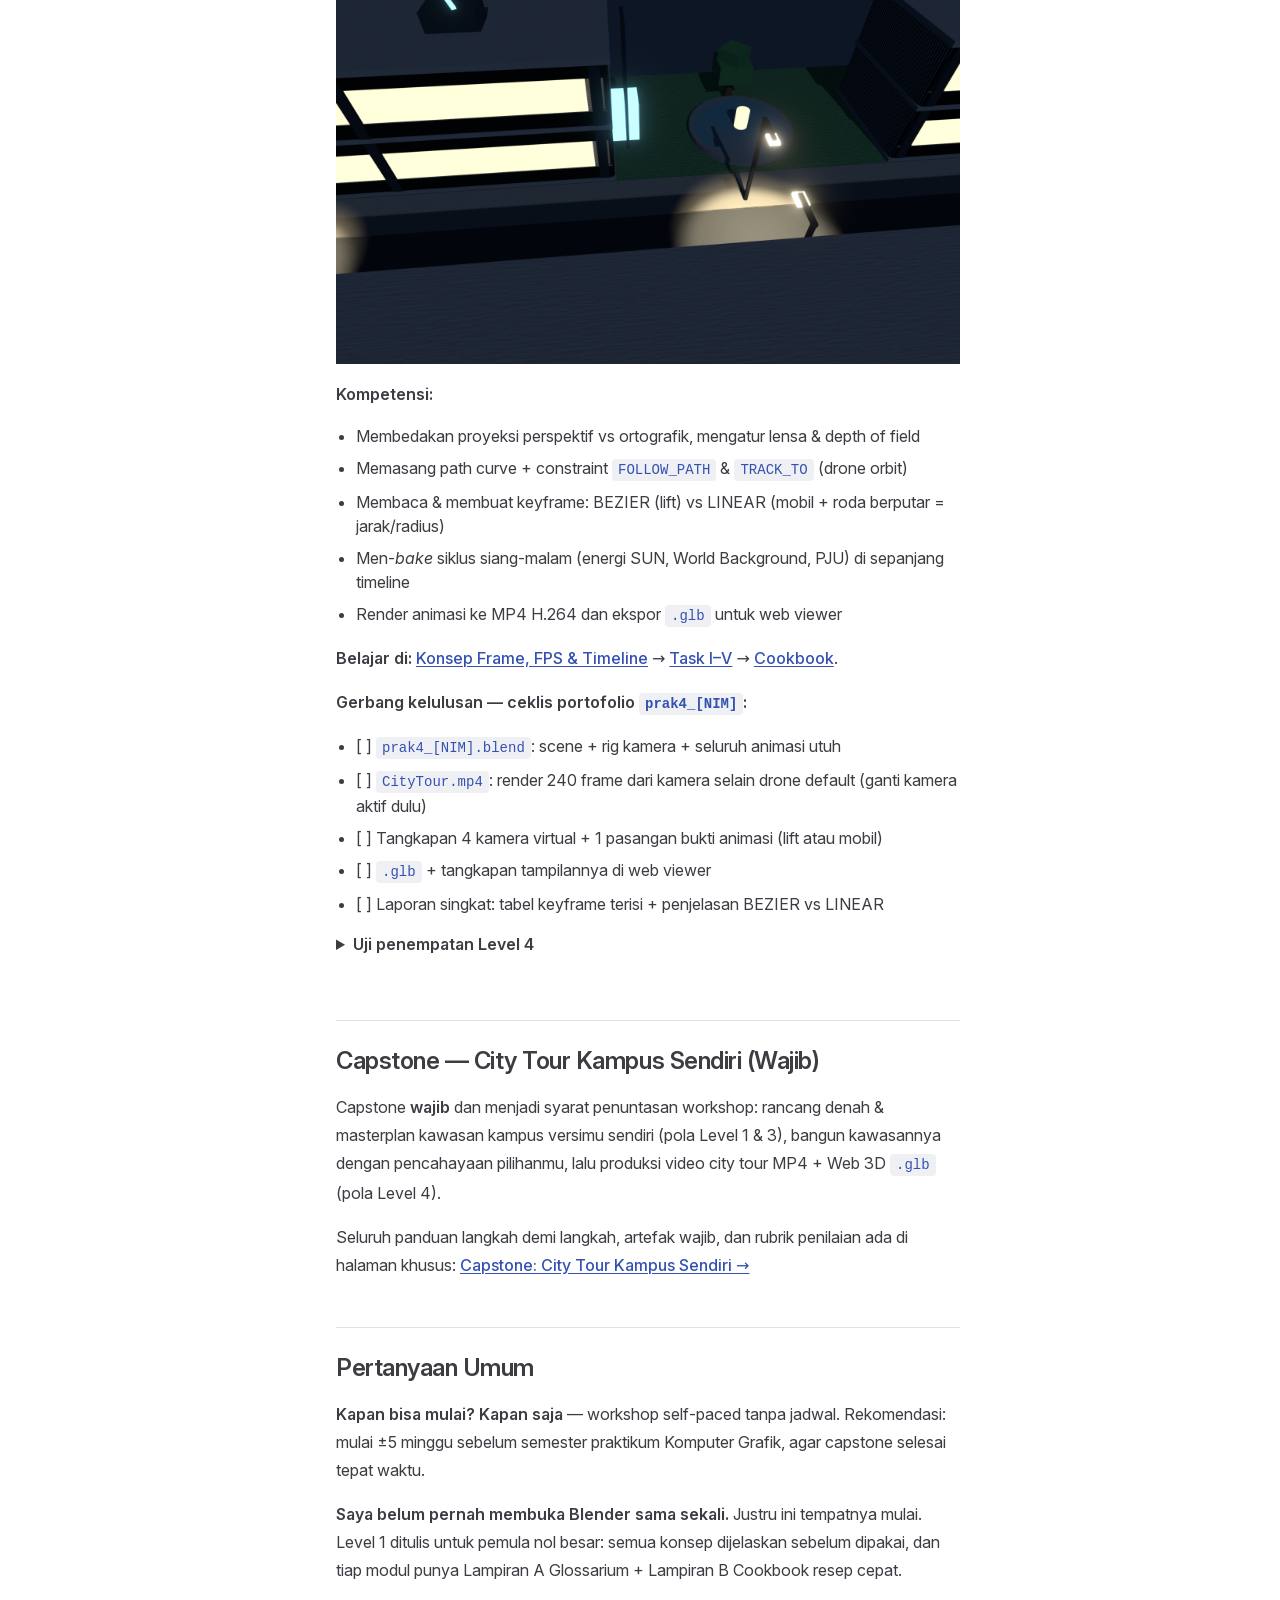
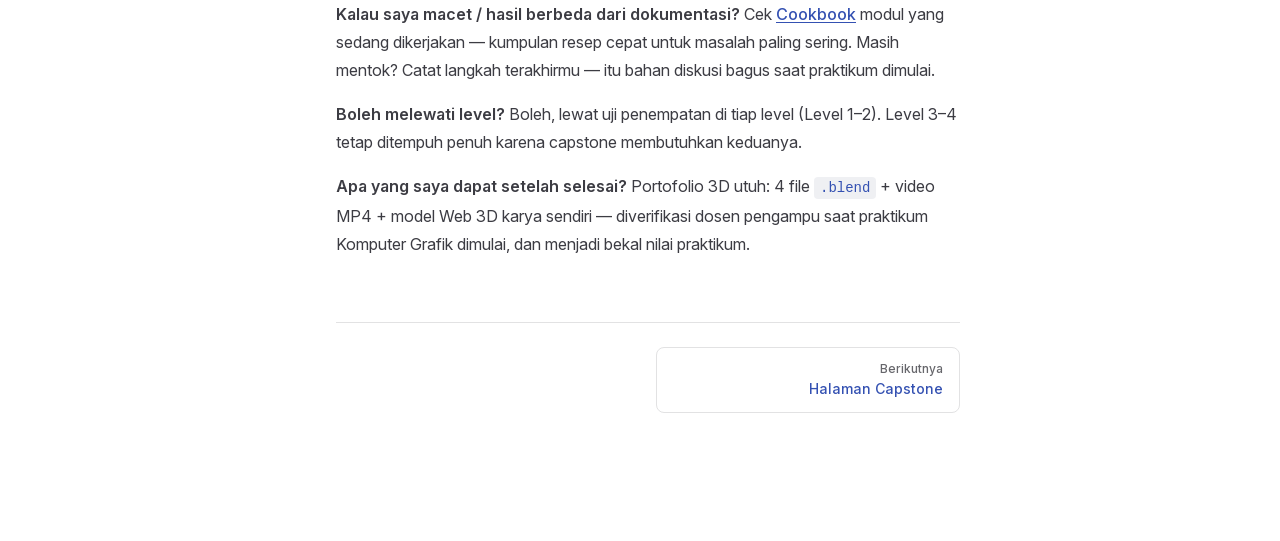
<file: workshop.html>
<!DOCTYPE html>
<html lang="id" dir="ltr">
  <head>
    <meta charset="utf-8">
    <meta name="viewport" content="width=device-width,initial-scale=1">
    <title>Workshop Blender: Newbie → Master | Praktikum Komputer Grafik</title>
    <meta name="description" content="Modul praktikum Komputer Grafik D-3 Teknik Informatika JTK POLBAN 2026 — pipeline denah 2D (ASCII & JSON) menjadi 3D dengan Blender 4.3.">
    <meta name="generator" content="VitePress v1.6.4">
    <link rel="preload stylesheet" href="/assets/style.DFTx90Kk.css" as="style">
    <link rel="preload stylesheet" href="/vp-icons.css" as="style">
    
    <script type="module" src="/assets/app.Dk8cOxPW.js"></script>
    <link rel="preload" href="/assets/inter-roman-latin.Di8DUHzh.woff2" as="font" type="font/woff2" crossorigin="">
    <link rel="modulepreload" href="/assets/chunks/theme.CXS6vkly.js">
    <link rel="modulepreload" href="/assets/chunks/framework.B7o6dWmz.js">
    <link rel="modulepreload" href="/assets/chunks/p-menara-iso.DMwiSOyK.js">
    <link rel="modulepreload" href="/assets/chunks/light-day.DtofRIMi.js">
    <link rel="modulepreload" href="/assets/chunks/cam-drone-f200.CBVLKMmF.js">
    <link rel="modulepreload" href="/assets/workshop.md.CZdBEQ67.lean.js">
    <link rel="icon" href="data:image/svg+xml,&lt;svg xmlns=%22http://www.w3.org/2000/svg%22 viewBox=%220 0 100 100%22&gt;&lt;text y=%22.9em%22 font-size=%2290%22&gt;🏠&lt;/text&gt;&lt;/svg&gt;">
    <script id="check-dark-mode">(()=>{const e=localStorage.getItem("vitepress-theme-appearance")||"auto",a=window.matchMedia("(prefers-color-scheme: dark)").matches;(!e||e==="auto"?a:e==="dark")&&document.documentElement.classList.add("dark")})();</script>
    <script id="check-mac-os">document.documentElement.classList.toggle("mac",/Mac|iPhone|iPod|iPad/i.test(navigator.platform));</script>
  </head>
  <body>
    <div id="app"><div class="Layout" data-v-5d98c3a5><!--[--><!--]--><!--[--><span tabindex="-1" data-v-0b0ada53></span><a href="#VPContent" class="VPSkipLink visually-hidden" data-v-0b0ada53>Skip to content</a><!--]--><!----><header class="VPNav" data-v-5d98c3a5 data-v-ae24b3ad><div class="VPNavBar" data-v-ae24b3ad data-v-6aa21345><div class="wrapper" data-v-6aa21345><div class="container" data-v-6aa21345><div class="title" data-v-6aa21345><div class="VPNavBarTitle has-sidebar" data-v-6aa21345 data-v-1168a8e4><a class="title" href="/" data-v-1168a8e4><!--[--><!--]--><!----><span data-v-1168a8e4>Praktikum Komputer Grafik</span><!--[--><!--]--></a></div></div><div class="content" data-v-6aa21345><div class="content-body" data-v-6aa21345><!--[--><!--]--><div class="VPNavBarSearch search" data-v-6aa21345><!----></div><nav aria-labelledby="main-nav-aria-label" class="VPNavBarMenu menu" data-v-6aa21345 data-v-dc692963><span id="main-nav-aria-label" class="visually-hidden" data-v-dc692963> Main Navigation </span><!--[--><!--[--><a class="VPLink link VPNavBarMenuLink" href="/" tabindex="0" data-v-dc692963 data-v-e56f3d57><!--[--><span data-v-e56f3d57>Beranda</span><!--]--></a><!--]--><!--[--><div class="VPFlyout VPNavBarMenuGroup" data-v-dc692963 data-v-cf11d7a2><button type="button" class="button" aria-haspopup="true" aria-expanded="false" data-v-cf11d7a2><span class="text" data-v-cf11d7a2><!----><span data-v-cf11d7a2>Modul</span><span class="vpi-chevron-down text-icon" data-v-cf11d7a2></span></span></button><div class="menu" data-v-cf11d7a2><div class="VPMenu" data-v-cf11d7a2 data-v-b98bc113><div class="items" data-v-b98bc113><!--[--><!--[--><div class="VPMenuLink" data-v-b98bc113 data-v-35975db6><a class="VPLink link" href="/modul/modul-01.html" data-v-35975db6><!--[--><span data-v-35975db6>Modul 1 — Denah 2D (ASCII & JSON) → 3D</span><!--]--></a></div><!--]--><!--[--><div class="VPMenuLink" data-v-b98bc113 data-v-35975db6><a class="VPLink link" href="/modul/modul-02.html" data-v-35975db6><!--[--><span data-v-35975db6>Modul 2 — Transformasi 3D, Hierarki LEGO & Texture</span><!--]--></a></div><!--]--><!--[--><div class="VPMenuLink" data-v-b98bc113 data-v-35975db6><a class="VPLink link" href="/modul/modul-03.html" data-v-35975db6><!--[--><span data-v-35975db6>Modul 3 — Lighting, Shading & Makro Environment</span><!--]--></a></div><!--]--><!--[--><div class="VPMenuLink" data-v-b98bc113 data-v-35975db6><a class="VPLink link" href="/modul/modul-04.html" data-v-35975db6><!--[--><span data-v-35975db6>Modul 4 — Kamera Virtual, Animasi & Ekspor Web 3D</span><!--]--></a></div><!--]--><!--]--></div><!--[--><!--]--></div></div></div><!--]--><!--[--><a class="VPLink link VPNavBarMenuLink active" href="/workshop.html" tabindex="0" data-v-dc692963 data-v-e56f3d57><!--[--><span data-v-e56f3d57>Workshop</span><!--]--></a><!--]--><!--[--><a class="VPLink link VPNavBarMenuLink" href="/unduh.html" tabindex="0" data-v-dc692963 data-v-e56f3d57><!--[--><span data-v-e56f3d57>Unduh Berkas</span><!--]--></a><!--]--><!--]--></nav><!----><div class="VPNavBarAppearance appearance" data-v-6aa21345 data-v-6c893767><button class="VPSwitch VPSwitchAppearance" type="button" role="switch" title aria-checked="false" data-v-6c893767 data-v-5337faa4 data-v-1d5665e3><span class="check" data-v-1d5665e3><span class="icon" data-v-1d5665e3><!--[--><span class="vpi-sun sun" data-v-5337faa4></span><span class="vpi-moon moon" data-v-5337faa4></span><!--]--></span></span></button></div><div class="VPSocialLinks VPNavBarSocialLinks social-links" data-v-6aa21345 data-v-0394ad82 data-v-7bc22406><!--[--><a class="VPSocialLink no-icon" href="https://github.com/kyeiki/blenderd32026" aria-label="github" target="_blank" rel="noopener" data-v-7bc22406 data-v-bd121fe5><span class="vpi-social-github"></span></a><!--]--></div><div class="VPFlyout VPNavBarExtra extra" data-v-6aa21345 data-v-bb2aa2f0 data-v-cf11d7a2><button type="button" class="button" aria-haspopup="true" aria-expanded="false" aria-label="extra navigation" data-v-cf11d7a2><span class="vpi-more-horizontal icon" data-v-cf11d7a2></span></button><div class="menu" data-v-cf11d7a2><div class="VPMenu" data-v-cf11d7a2 data-v-b98bc113><!----><!--[--><!--[--><!----><div class="group" data-v-bb2aa2f0><div class="item appearance" data-v-bb2aa2f0><p class="label" data-v-bb2aa2f0>Tema</p><div class="appearance-action" data-v-bb2aa2f0><button class="VPSwitch VPSwitchAppearance" type="button" role="switch" title aria-checked="false" data-v-bb2aa2f0 data-v-5337faa4 data-v-1d5665e3><span class="check" data-v-1d5665e3><span class="icon" data-v-1d5665e3><!--[--><span class="vpi-sun sun" data-v-5337faa4></span><span class="vpi-moon moon" data-v-5337faa4></span><!--]--></span></span></button></div></div></div><div class="group" data-v-bb2aa2f0><div class="item social-links" data-v-bb2aa2f0><div class="VPSocialLinks social-links-list" data-v-bb2aa2f0 data-v-7bc22406><!--[--><a class="VPSocialLink no-icon" href="https://github.com/kyeiki/blenderd32026" aria-label="github" target="_blank" rel="noopener" data-v-7bc22406 data-v-bd121fe5><span class="vpi-social-github"></span></a><!--]--></div></div></div><!--]--><!--]--></div></div></div><!--[--><!--]--><button type="button" class="VPNavBarHamburger hamburger" aria-label="mobile navigation" aria-expanded="false" aria-controls="VPNavScreen" data-v-6aa21345 data-v-e5dd9c1c><span class="container" data-v-e5dd9c1c><span class="top" data-v-e5dd9c1c></span><span class="middle" data-v-e5dd9c1c></span><span class="bottom" data-v-e5dd9c1c></span></span></button></div></div></div></div><div class="divider" data-v-6aa21345><div class="divider-line" data-v-6aa21345></div></div></div><!----></header><div class="VPLocalNav has-sidebar empty" data-v-5d98c3a5 data-v-a6f0e41e><div class="container" data-v-a6f0e41e><button class="menu" aria-expanded="false" aria-controls="VPSidebarNav" data-v-a6f0e41e><span class="vpi-align-left menu-icon" data-v-a6f0e41e></span><span class="menu-text" data-v-a6f0e41e>Menu</span></button><div class="VPLocalNavOutlineDropdown" style="--vp-vh:0px;" data-v-a6f0e41e data-v-8a42e2b4><button data-v-8a42e2b4>Kembali ke atas</button><!----></div></div></div><aside class="VPSidebar" data-v-5d98c3a5 data-v-319d5ca6><div class="curtain" data-v-319d5ca6></div><nav class="nav" id="VPSidebarNav" aria-labelledby="sidebar-aria-label" tabindex="-1" data-v-319d5ca6><span class="visually-hidden" id="sidebar-aria-label" data-v-319d5ca6> Sidebar Navigation </span><!--[--><!--]--><!--[--><div class="no-transition group" data-v-c40bc020><section class="VPSidebarItem level-0 collapsible has-active" data-v-c40bc020 data-v-b3fd67f8><div class="item" role="button" tabindex="0" data-v-b3fd67f8><div class="indicator" data-v-b3fd67f8></div><h2 class="text" data-v-b3fd67f8>Workshop — Newbie → Master</h2><div class="caret" role="button" aria-label="toggle section" tabindex="0" data-v-b3fd67f8><span class="vpi-chevron-right caret-icon" data-v-b3fd67f8></span></div></div><div class="items" data-v-b3fd67f8><!--[--><div class="VPSidebarItem level-1 is-link" data-v-b3fd67f8><div class="item" data-v-b3fd67f8><div class="indicator" data-v-b3fd67f8></div><a class="VPLink link link" href="/workshop.html" data-v-b3fd67f8><!--[--><p class="text" data-v-b3fd67f8>Beranda Workshop</p><!--]--></a><!----></div><!----></div><div class="VPSidebarItem level-1 is-link" data-v-b3fd67f8><div class="item" data-v-b3fd67f8><div class="indicator" data-v-b3fd67f8></div><a class="VPLink link link" href="/workshop.html#cara-ikut-workshop" data-v-b3fd67f8><!--[--><p class="text" data-v-b3fd67f8>Cara Ikut</p><!--]--></a><!----></div><!----></div><div class="VPSidebarItem level-1 is-link" data-v-b3fd67f8><div class="item" data-v-b3fd67f8><div class="indicator" data-v-b3fd67f8></div><a class="VPLink link link" href="/workshop.html#dua-jalur-kode-monolith-vs-paket-kg-workshop" data-v-b3fd67f8><!--[--><p class="text" data-v-b3fd67f8>Dua Jalur Kode</p><!--]--></a><!----></div><!----></div><div class="VPSidebarItem level-1 is-link" data-v-b3fd67f8><div class="item" data-v-b3fd67f8><div class="indicator" data-v-b3fd67f8></div><a class="VPLink link link" href="/workshop.html#peta-jenjang" data-v-b3fd67f8><!--[--><p class="text" data-v-b3fd67f8>Peta Jenjang</p><!--]--></a><!----></div><!----></div><div class="VPSidebarItem level-1 is-link" data-v-b3fd67f8><div class="item" data-v-b3fd67f8><div class="indicator" data-v-b3fd67f8></div><a class="VPLink link link" href="/workshop.html#level-1-·-modul-1-—-denah-2d-ascii-menjadi-3d" data-v-b3fd67f8><!--[--><p class="text" data-v-b3fd67f8>Level 1 — Modul 1: Denah ASCII → 3D</p><!--]--></a><!----></div><!----></div><div class="VPSidebarItem level-1 is-link" data-v-b3fd67f8><div class="item" data-v-b3fd67f8><div class="indicator" data-v-b3fd67f8></div><a class="VPLink link link" href="/workshop.html#level-2-·-modul-2-—-transformasi-hierarki-tekstur" data-v-b3fd67f8><!--[--><p class="text" data-v-b3fd67f8>Level 2 — Modul 2: Transformasi & Tekstur</p><!--]--></a><!----></div><!----></div><div class="VPSidebarItem level-1 is-link" data-v-b3fd67f8><div class="item" data-v-b3fd67f8><div class="indicator" data-v-b3fd67f8></div><a class="VPLink link link" href="/workshop.html#level-3-·-modul-3-—-pencahayaan-kota-makro" data-v-b3fd67f8><!--[--><p class="text" data-v-b3fd67f8>Level 3 — Modul 3: Pencahayaan & Kota</p><!--]--></a><!----></div><!----></div><div class="VPSidebarItem level-1 is-link" data-v-b3fd67f8><div class="item" data-v-b3fd67f8><div class="indicator" data-v-b3fd67f8></div><a class="VPLink link link" href="/workshop.html#level-4-·-modul-4-—-kamera-virtual-animasi-ekspor" data-v-b3fd67f8><!--[--><p class="text" data-v-b3fd67f8>Level 4 — Modul 4: Kamera & Animasi</p><!--]--></a><!----></div><!----></div><div class="VPSidebarItem level-1 is-link" data-v-b3fd67f8><div class="item" data-v-b3fd67f8><div class="indicator" data-v-b3fd67f8></div><a class="VPLink link link" href="/workshop.html#capstone-—-city-tour-kampus-sendiri-wajib" data-v-b3fd67f8><!--[--><p class="text" data-v-b3fd67f8>Capstone (Wajib)</p><!--]--></a><!----></div><!----></div><div class="VPSidebarItem level-1 is-link" data-v-b3fd67f8><div class="item" data-v-b3fd67f8><div class="indicator" data-v-b3fd67f8></div><a class="VPLink link link" href="/workshop.html#pertanyaan-umum" data-v-b3fd67f8><!--[--><p class="text" data-v-b3fd67f8>Pertanyaan Umum</p><!--]--></a><!----></div><!----></div><!--]--></div></section></div><div class="no-transition group" data-v-c40bc020><section class="VPSidebarItem level-0 collapsible" data-v-c40bc020 data-v-b3fd67f8><div class="item" role="button" tabindex="0" data-v-b3fd67f8><div class="indicator" data-v-b3fd67f8></div><h2 class="text" data-v-b3fd67f8>Capstone — City Tour Kampus Sendiri</h2><div class="caret" role="button" aria-label="toggle section" tabindex="0" data-v-b3fd67f8><span class="vpi-chevron-right caret-icon" data-v-b3fd67f8></span></div></div><div class="items" data-v-b3fd67f8><!--[--><div class="VPSidebarItem level-1 is-link" data-v-b3fd67f8><div class="item" data-v-b3fd67f8><div class="indicator" data-v-b3fd67f8></div><a class="VPLink link link" href="/capstone.html" data-v-b3fd67f8><!--[--><p class="text" data-v-b3fd67f8>Halaman Capstone</p><!--]--></a><!----></div><!----></div><div class="VPSidebarItem level-1 is-link" data-v-b3fd67f8><div class="item" data-v-b3fd67f8><div class="indicator" data-v-b3fd67f8></div><a class="VPLink link link" href="/capstone.html#persiapan" data-v-b3fd67f8><!--[--><p class="text" data-v-b3fd67f8>Persiapan</p><!--]--></a><!----></div><!----></div><div class="VPSidebarItem level-1 is-link" data-v-b3fd67f8><div class="item" data-v-b3fd67f8><div class="indicator" data-v-b3fd67f8></div><a class="VPLink link link" href="/capstone.html#langkah-1-—-desain-wilayah" data-v-b3fd67f8><!--[--><p class="text" data-v-b3fd67f8>Langkah 1 — Desain Wilayah</p><!--]--></a><!----></div><!----></div><div class="VPSidebarItem level-1 is-link" data-v-b3fd67f8><div class="item" data-v-b3fd67f8><div class="indicator" data-v-b3fd67f8></div><a class="VPLink link link" href="/capstone.html#langkah-2-bangun-kawasan-atur-suasana" data-v-b3fd67f8><!--[--><p class="text" data-v-b3fd67f8>Langkah 2 — Kawasan & Suasana</p><!--]--></a><!----></div><!----></div><div class="VPSidebarItem level-1 is-link" data-v-b3fd67f8><div class="item" data-v-b3fd67f8><div class="indicator" data-v-b3fd67f8></div><a class="VPLink link link" href="/capstone.html#langkah-3-produksi-sinematik" data-v-b3fd67f8><!--[--><p class="text" data-v-b3fd67f8>Langkah 3 — Produksi Sinematik</p><!--]--></a><!----></div><!----></div><div class="VPSidebarItem level-1 is-link" data-v-b3fd67f8><div class="item" data-v-b3fd67f8><div class="indicator" data-v-b3fd67f8></div><a class="VPLink link link" href="/capstone.html#artefak-pengumpulan" data-v-b3fd67f8><!--[--><p class="text" data-v-b3fd67f8>Artefak & Pengumpulan</p><!--]--></a><!----></div><!----></div><div class="VPSidebarItem level-1 is-link" data-v-b3fd67f8><div class="item" data-v-b3fd67f8><div class="indicator" data-v-b3fd67f8></div><a class="VPLink link link" href="/capstone.html#rubrik-penilaian" data-v-b3fd67f8><!--[--><p class="text" data-v-b3fd67f8>Rubrik Penilaian</p><!--]--></a><!----></div><!----></div><!--]--></div></section></div><!--]--><!--[--><!--]--></nav></aside><div class="VPContent has-sidebar" id="VPContent" data-v-5d98c3a5 data-v-1428d186><div class="VPDoc has-sidebar has-aside" data-v-1428d186 data-v-39a288b8><!--[--><!--]--><div class="container" data-v-39a288b8><div class="aside" data-v-39a288b8><div class="aside-curtain" data-v-39a288b8></div><div class="aside-container" data-v-39a288b8><div class="aside-content" data-v-39a288b8><div class="VPDocAside" data-v-39a288b8 data-v-3f215769><!--[--><!--]--><!--[--><!--]--><nav aria-labelledby="doc-outline-aria-label" class="VPDocAsideOutline" data-v-3f215769 data-v-a5bbad30><div class="content" data-v-a5bbad30><div class="outline-marker" data-v-a5bbad30></div><div aria-level="2" class="outline-title" id="doc-outline-aria-label" role="heading" data-v-a5bbad30>Di halaman ini</div><ul class="VPDocOutlineItem root" data-v-a5bbad30 data-v-b933a997><!--[--><!--]--></ul></div></nav><!--[--><!--]--><div class="spacer" data-v-3f215769></div><!--[--><!--]--><!----><!--[--><!--]--><!--[--><!--]--></div></div></div></div><div class="content" data-v-39a288b8><div class="content-container" data-v-39a288b8><!--[--><!--]--><main class="main" data-v-39a288b8><div style="position:relative;" class="vp-doc _workshop external-link-icon-enabled" data-v-39a288b8><div><h1 id="workshop-blender-newbie-→-master" tabindex="-1">Workshop Blender: Newbie → Master <a class="header-anchor" href="#workshop-blender-newbie-→-master" aria-label="Permalink to &quot;Workshop Blender: Newbie → Master&quot;">​</a></h1><p>Workshop daring <strong>self-paced</strong> untuk mahasiswa D-3 Teknik Informatika JTK POLBAN: mulai dari nol besar (belum pernah membuka Blender) sampai mampu memproduksi <strong>video animasi MP4 + Web 3D interaktif GLB</strong> dari karya sendiri — semuanya lewat 4 modul praktikum yang sudah teruji plus satu proyek akhir (capstone).</p><p>Perjalanan ini dirancang sebagai <strong>pre-kursus mata kuliah Komputer Grafik (25TI3103, Semester III)</strong>: selesaikan sebelum praktikum dimulai, dan kamu datang ke pertemuan pertama sudah membawa portofolio 3D utuh.</p><div class="info custom-block"><p class="custom-block-title">Prasyarat</p><ul><li><strong>Blender 4.3</strong> (4.3.2) — lihat Bagian II tiap modul untuk panduan instalasi &amp; spesifikasi mesin (engine EEVEE Next, ringan untuk laptop kampus).</li><li>Mampu membaca Python dasar (perulangan, fungsi, dictionary) — tidak perlu bisa menulis dari nol.</li><li>Semua berkas (kode &amp; dokumen pendamping) tersedia di halaman <a href="/unduh.html">Unduh Berkas</a>.</li></ul></div><p><strong>Estimasi total: ±32–40 jam</strong> · rekomendasi laju <strong>1 level per minggu (4 minggu) + minggu ke-5 capstone</strong>.</p><h2 id="cara-ikut-workshop" tabindex="-1">Cara Ikut Workshop <a class="header-anchor" href="#cara-ikut-workshop" aria-label="Permalink to &quot;Cara Ikut Workshop&quot;">​</a></h2><ol><li><strong>Unduh berkas</strong> dari halaman <a href="/unduh.html">Unduh Berkas</a> — kode sumber tiap modul atau satu paket <code>kg-workshop.zip</code> (lihat <a href="#dua-jalur-kode-monolith-vs-paket-kg-workshop">Dua Jalur Kode</a>).</li><li><strong>Ikuti level secara berurutan</strong> — Level 1 → 4. Setiap level = satu modul: baca Bagian I (konsep), kerjakan Task I–V di Bagian III.</li><li><strong>Lewati gerbang kelulusan</strong> — tiap level punya ceklis artefak (tangkapan layar, file <code>.blend</code>, laporan singkat). Simpan semuanya di folder portofolio pribadi <code>prak[N]_[NIM]</code>.</li><li><strong>Uji penempatan (opsional)</strong> — merasa sudah paham materi Level 1–2? Jawab uji penempatan di tiap level; yakin semua benar → silakan lanjut.</li><li><strong>Kerjakan Capstone</strong> — <a href="/capstone.html">City Tour Kampus Sendiri</a>. Capstone <strong>wajib</strong> dan menjadi syarat penuntasan workshop.</li><li><strong>Selesai</strong> — portofolio <code>prak[1-4]_[NIM]</code> + <code>capstone_[NIM]</code> diverifikasi oleh dosen pengampu saat praktikum dimulai.</li></ol><h2 id="dua-jalur-kode-monolith-vs-paket-kg-workshop" tabindex="-1">Dua Jalur Kode: Monolith vs Paket kg_workshop <a class="header-anchor" href="#dua-jalur-kode-monolith-vs-paket-kg-workshop" aria-label="Permalink to &quot;Dua Jalur Kode: Monolith vs Paket kg_workshop&quot;">​</a></h2><table tabindex="0"><thead><tr><th></th><th>Jalur Monolith</th><th>Jalur Paket <code>kg_workshop</code></th></tr></thead><tbody><tr><td>Berkas</td><td><code>modul2.py</code>, <code>modul3.py</code>, <code>modul4.py</code> (satu berkas per modul)</td><td><code>kg-workshop.zip</code> (satu paket untuk semua)</td></tr><tr><td>Cara pakai</td><td>Buka di Text Editor → <strong>Run Script (Alt + P)</strong></td><td>Install sekali sebagai add-on → panel <strong>KG Workshop</strong> di N-sidebar</td></tr><tr><td>Isi</td><td>Persis kode di Lampiran C tiap modul</td><td>Kelas yang sama, dipecah modular: <code>core/</code>, <code>builders/</code>, <code>anim/</code>, <code>ui/</code></td></tr><tr><td>Cocok untuk</td><td>Mengikuti alur modul apa adanya</td><td>Alur workshop &amp; capstone (komponen bisa dipakai lintas modul tanpa salin-tempel)</td></tr></tbody></table><p>Keduanya menghasilkan scene yang identik — pilih sesuai selera. Jalur modul tetap memakai monolith; capstone memakai paket <code>kg_workshop</code>.</p><p><strong>Instalasi paket <code>kg_workshop</code></strong> (sekali saja):</p><ol><li>Unduh <a href="/kode/kg-workshop.zip" download>kg-workshop.zip</a> dari <a href="/unduh.html">Unduh Berkas</a>.</li><li>Blender → <code>Edit → Preferences → Add-ons → Install…</code> → pilih ZIP → aktifkan <strong>KG Workshop</strong>.</li><li>Buka N-sidebar (tombol <code>N</code>) → tab <strong>KG Workshop</strong> → tombol <em>Jalankan Modul 1–4</em> dan <em>Jalankan Capstone</em> siap dipakai.</li></ol><h2 id="peta-jenjang" tabindex="-1">Peta Jenjang <a class="header-anchor" href="#peta-jenjang" aria-label="Permalink to &quot;Peta Jenjang&quot;">​</a></h2><table tabindex="0"><thead><tr><th>Level</th><th>Modul</th><th>Kompetensi Inti</th><th>Gerbang Kelulusan</th><th>Estimasi</th></tr></thead><tbody><tr><td>1</td><td><a href="/modul/modul-01.html">Modul 1</a></td><td>Pipeline ASCII→JSON→3D, pemodelan prosedural, material palet PBR, render F12</td><td>Denah ETS pribadi + 2 furnitur baru + analisis SOLID</td><td>±6–8 jam</td></tr><tr><td>2</td><td><a href="/modul/modul-02.html">Modul 2</a></td><td>Matriks homogen 4×4, hierarki scene graph, tekstur prosedural &amp; UV, panel add-on</td><td><code>prak2_[NIM].blend</code> + panel LegoApp + laporan matriks</td><td>±6 jam</td></tr><tr><td>3</td><td><a href="/modul/modul-03.html">Modul 3</a></td><td>4 jenis cahaya, preset suasana, kota makro ASCII, shading emisif</td><td><code>prak3_[NIM].blend</code> + trio suasana + laporan preset</td><td>±5–6 jam</td></tr><tr><td>4</td><td><a href="/modul/modul-04.html">Modul 4</a></td><td>4 kamera virtual, keyframe, siklus siang-malam, render MP4, ekspor GLB</td><td><code>prak4_[NIM].blend</code> + CityTour.mp4 + GLB viewer</td><td>±7–8 jam</td></tr><tr><td>Capstone</td><td><a href="/capstone.html">Halaman Capstone</a></td><td>Gabungan 1→3→4, karya orisinal end-to-end</td><td><code>capstone_[NIM].blend</code> + <code>.mp4</code> + <code>.glb</code> + laporan</td><td>±4–6 jam</td></tr></tbody></table><h2 id="level-1-·-modul-1-—-denah-2d-ascii-menjadi-3d" tabindex="-1">Level 1 · Modul 1 — Denah 2D ASCII Menjadi 3D <a class="header-anchor" href="#level-1-·-modul-1-—-denah-2d-ascii-menjadi-3d" aria-label="Permalink to &quot;Level 1 · Modul 1 — Denah 2D ASCII Menjadi 3D&quot;">​</a></h2><p><strong>±6–8 jam</strong> · prasyarat: tidak ada (mulai dari nol).</p><p>Mulai dari filosofi <em>config-driven</em>: gambar denah rumah dengan karakter <code>+</code>, <code>-</code>, <code>|</code> dan nama ruangan, lalu skrip <code>ascii_to_blender_3d.py</code> membangun dinding, pintu, jendela, hingga furnitur secara otomatis — lengkap dengan material PBR dan render pratinjau.</p><p><strong>Kompetensi:</strong></p><ul><li>Membaca &amp; memodifikasi konfigurasi <code>DENAH_ASCII</code> dan palet material <code>config_assets.json</code></li><li>Memahami parser (dinding, T-junction, pintu/jendela otomatis) dan arsitektur SOLID-nya</li><li>Membangun furnitur primitif baru melalui <code>AssetBuilder</code> (penerapan OCP)</li><li>Render pratinjau F12 dan tangkapan <code>Numpad 7</code></li></ul><p><strong>Belajar di:</strong> <a href="/modul/modul-01.html#bagian-i-bahan-kajian">Bahan Kajian Modul 1</a> → <a href="/modul/modul-01.html#bagian-iii-prosedur-pelaksanaan-praktikum-step-by-step">Task I–IV</a> → <a href="/modul/modul-01.html#iii-6-tugas-praktikum">Tugas Praktikum</a>.</p><p><strong>Gerbang kelulusan — ceklis portofolio <code>prak1_[NIM]</code>:</strong></p><ul><li>[ ] Denah ETS 2D milik sendiri: tangkapan <em>Top Orthographic</em> (<code>Numpad 7</code>) bersanding dengan teks ASCII-nya</li><li>[ ] Render perspektif hasil denah sendiri (<code>F12</code>, 1280×720)</li><li>[ ] ≥ 2 tipe furnitur primitif baru (masing-masing ≥ 3 primitif) tampil di denah</li><li>[ ] Analisis singkat penerapan SRP, OCP, dan Fail-Fast (1 paragraf per poin)</li></ul><details><summary><b>Uji penempatan Level 1</b> — yakin bisa semua? Jawab tanpa membuka modul.</summary><ol><li>Karakter apa di <code>DENAH_ASCII</code> yang menggambar dinding horizontal dan dinding vertikal?</li><li>Apa fungsi tombol <code>Alt + P</code> di Text Editor Blender?</li><li><code>Numpad 7</code> mengubah viewport menjadi tampak apa?</li><li>Bagaimana format penulisan warna di palet material <code>config_assets.json</code>?</li><li>Apa yang diselesaikan mekanisme <em>T-junction resolution</em> pada parser?</li></ol><details><summary>Kunci jawaban</summary><ol><li><code>-</code> untuk horizontal, <code>|</code> untuk vertikal (persegiannya di <code>+</code>).</li><li>Menjalankan skrip Python yang sedang terbuka (<em>Run Script</em>).</li><li><em>Top Orthographic</em> — tampak atas lurus ke bawah.</li><li>RGBA dengan nilai 0.0–1.0 per kanal, mis. <code>[1.0, 0.8, 0.6, 1.0]</code>.</li><li>Menyambungkan ujung dinding vertikal (<code>|</code>) yang bertemu dinding horizontal (<code>-</code>) agar tidak ada celah/overlap di pertemuan T.</li></ol></details></details><h2 id="level-2-·-modul-2-—-transformasi-hierarki-tekstur" tabindex="-1">Level 2 · Modul 2 — Transformasi, Hierarki &amp; Tekstur <a class="header-anchor" href="#level-2-·-modul-2-—-transformasi-hierarki-tekstur" aria-label="Permalink to &quot;Level 2 · Modul 2 — Transformasi, Hierarki &amp; Tekstur&quot;">​</a></h2><p><strong>±6 jam</strong> · prasyarat: lulus Level 1.</p><p>Di balik setiap gerakan objek ada matematika: matriks transformasi homogen 4×4 (<code>T · Rz · Ry · Rx · Shear · S</code>), hierarki parent-child ala menara LEGO, dan jaringan node tekstur prosedural.</p><p><img src="/assets/p-menara-iso.CFZnlxA0.png" alt="Menara LEGO hasil hierarki scene graph — Level 2"></p><p><strong>Kompetensi:</strong></p><ul><li>Membaca &amp; meracik komposisi matriks homogen, memahami urutan komposisi dan <em>shearing</em></li><li>Membangun hierarki scene graph: <em>root pivot</em> Empty → anak modular (<code>M_world = M_parent · M_local</code>)</li><li>Membuat material Brick/Checker/Wood/Noise lewat <code>TextureMaterialFactory</code> + UV mapping</li><li>Memakai panel interaktif <strong>LegoApp M2</strong> (spawn brick, apply matrix, apply texture)</li></ul><p><strong>Belajar di:</strong> <a href="/modul/modul-02.html#i-4-konsep-kunci-1-matriks-transformasi-homogen-4×4-transform3dengine">Konsep Matriks Homogen</a> → <a href="/modul/modul-02.html#iii-1-task-i-eksplorasi-sudut-pandang-numpad-view">Task I–V</a> → <a href="/modul/modul-02.html#lampiran-b-cookbook-resep-cepat">Cookbook</a>.</p><p><strong>Gerbang kelulusan — ceklis portofolio <code>prak2_[NIM]</code>:</strong></p><ul><li>[ ] <code>prak2_[NIM].blend</code>: scene hasil <code>modul2.py</code> + minimal 1 balok LEGO hasil panel LegoApp M2</li><li>[ ] Tangkapan <code>Numpad 1</code>, <code>3</code>, <code>7</code> setelah transformasi hierarki diterapkan</li><li>[ ] Tangkapan panel LegoApp M2 terbuka + Outliner hierarki menara</li><li>[ ] Laporan singkat: urutan komposisi matriks yang dipakai + preset tekstur yang dicoba</li></ul><details><summary><b>Uji penempatan Level 2</b></summary><ol><li>Sebutkan urutan komposisi transformasi di <code>Transform3DEngine</code>.</li><li>Bagaimana transformasi parent memengaruhi anaknya di scene graph?</li><li>Apa itu <em>Empty</em> dan kenapa dipakai sebagai <em>root pivot</em> balok LEGO?</li><li>Apa beda tekstur prosedural (mis. Brick/Noise) dengan tekstur gambar (image texture)?</li><li>Interpolasi apa yang membuat gerakan keyframe halus <em>pelan-cepat-pelan</em>? <em>(peletakan pertanyaan menyinggung Level 4 — cukup jawab dari intuisi)</em></li></ol><details><summary>Kunci jawaban</summary><ol><li><code>T · Rz · Ry · Rx · Shear · S</code> — translasi, rotasi tiga sumbu, geser, skala.</li><li>Transformasi parent diwariskan ke seluruh anak: <code>M_world = M_parent · M_local</code>.</li><li>Objek tanpa geometri sebagai poros grup; memutar/menggesernya menggerakkan seluruh anak tanpa mengubah bentuk anak.</li><li>Prosedural dihitung dari node matematis (tanpa berkas gambar, skala tak terbatas); image texture memetakan piksel gambar via UV.</li><li>Interpolasi BEZIER (ease-in-out).</li></ol></details></details><h2 id="level-3-·-modul-3-—-pencahayaan-kota-makro" tabindex="-1">Level 3 · Modul 3 — Pencahayaan &amp; Kota Makro <a class="header-anchor" href="#level-3-·-modul-3-—-pencahayaan-kota-makro" aria-label="Permalink to &quot;Level 3 · Modul 3 — Pencahayaan &amp; Kota Makro&quot;">​</a></h2><p><strong>±5–6 jam</strong> · prasyarat: lulus Level 2.</p><p>Kota muncul dari teks: masterplan ASCII berisi 3 gedung 2 lantai, jalan bermarka, taman, dan PJU — lalu hidup lewat empat jenis cahaya dan tiga preset suasana DAY/SUNSET/NIGHT.</p><p><img src="/assets/light-day.C-4wTLh1.png" alt="Kota makro pada preset DAY — Level 3"></p><p><strong>Kompetensi:</strong></p><ul><li>Membedakan SUN (directional), Point, Spot, dan Area light beserta bayangannya</li><li>Memakai preset waktu <code>LightingRigManager</code> &amp; menganimasikan posisi matahari (elevasi → arah &amp; panjang bayangan)</li><li>Membangun kota makro dari <code>PETA_MAKRO_ASCII</code> via panel <strong>MacroLight M3</strong></li><li>Shading emisif untuk suasana malam (PJU, jendela gedung menyala)</li></ul><p><strong>Belajar di:</strong> <a href="/modul/modul-03.html#i-4-konsep-kunci-1-empat-jenis-cahaya-preset-suasana-lightingrigmanager">Konsep Empat Jenis Cahaya</a> → <a href="/modul/modul-03.html#iii-1-task-i-eksplorasi-masterplan-sudut-pandang-numpad">Task I–V</a> → <a href="/modul/modul-03.html#lampiran-b-cookbook-resep-cepat">Cookbook</a>.</p><p><strong>Gerbang kelulusan — ceklis portofolio <code>prak3_[NIM]</code>:</strong></p><ul><li>[ ] <code>prak3_[NIM].blend</code>: kawasan modul3.py + minimal 2 objek tambahan hasil panel (Task V)</li><li>[ ] Tangkapan trio DAY/SUNSET/NIGHT dari sudut sama + 1 malam dari kamera scene</li><li>[ ] Tangkapan kerucut sorot PJU malam + panel MacroLight M3 terbuka</li><li>[ ] Laporan singkat: tabel perbandingan 3 preset + pengaruh elevasi matahari terhadap bayangan</li></ul><details><summary><b>Uji penempatan Level 3</b></summary><ol><li>Jenis cahaya mana yang bayangannya selalu searah dan tidak terpengaruh jarak?</li><li>Parameter apa yang mengatur sudut dan kelembutan tepi sorotan Spot light?</li><li>Apa fungsi <em>World Environment</em> (node Background) pada scene kota?</li><li>Bagaimana material emisif membuat suasana malam terlihat hidup?</li><li>Ketika matahari rendah (senja), apa yang terjadi pada arah dan panjang bayangan?</li></ol><details><summary>Kunci jawaban</summary><ol><li>Directional light (SUN).</li><li><code>spot_size</code> (sudut kerucut) dan <code>spot_blend</code> (kelembutan tepi).</li><li>Menjadi langit/latar scene — warna &amp; kekuatannya menentukan atmosfer terang/gelap keseluruhan.</li><li>Permukaan memancarkan cahaya sendiri (emission) — jendela gedung, lampu PJU tampak menyala tanpa perlu sumber cahaya tambahan di tiap titik.</li><li>Bayangan memanjang dan searah menjauhi matahari; suasana berubah hangat/gelap.</li></ol></details></details><h2 id="level-4-·-modul-4-—-kamera-virtual-animasi-ekspor" tabindex="-1">Level 4 · Modul 4 — Kamera Virtual, Animasi &amp; Ekspor <a class="header-anchor" href="#level-4-·-modul-4-—-kamera-virtual-animasi-ekspor" aria-label="Permalink to &quot;Level 4 · Modul 4 — Kamera Virtual, Animasi &amp; Ekspor&quot;">​</a></h2><p><strong>±7–8 jam</strong> · prasyarat: lulus Level 3.</p><p>Puncak perjalanan: empat kamera virtual (drone orbit, street eye-level ber-DOF, isometric ortho, dashcam mobil), animasi keyframe 240 frame @ 24 fps, siklus siang→senja→malam yang di-<em>bake</em>, lalu produksi akhir: video MP4 H.264 dan Web 3D <code>.glb</code>.</p><p><img src="/assets/cam-drone-f200.CvGxwzzq.png" alt="Drone orbit di atas kota pada frame 200 (malam) — Level 4"></p><p><strong>Kompetensi:</strong></p><ul><li>Membedakan proyeksi perspektif vs ortografik, mengatur lensa &amp; depth of field</li><li>Memasang path curve + constraint <code>FOLLOW_PATH</code> &amp; <code>TRACK_TO</code> (drone orbit)</li><li>Membaca &amp; membuat keyframe: BEZIER (lift) vs LINEAR (mobil + roda berputar = jarak/radius)</li><li>Men-<em>bake</em> siklus siang-malam (energi SUN, World Background, PJU) di sepanjang timeline</li><li>Render animasi ke MP4 H.264 dan ekspor <code>.glb</code> untuk web viewer</li></ul><p><strong>Belajar di:</strong> <a href="/modul/modul-04.html#i-2-konsep-dasar-1-frame-fps-dan-timeline-untuk-pemula">Konsep Frame, FPS &amp; Timeline</a> → <a href="/modul/modul-04.html#iii-1-task-i-mengenal-4-kamera-virtual">Task I–V</a> → <a href="/modul/modul-04.html#lampiran-b-cookbook-resep-cepat">Cookbook</a>.</p><p><strong>Gerbang kelulusan — ceklis portofolio <code>prak4_[NIM]</code>:</strong></p><ul><li>[ ] <code>prak4_[NIM].blend</code>: scene + rig kamera + seluruh animasi utuh</li><li>[ ] <code>CityTour.mp4</code>: render 240 frame dari kamera selain drone default (ganti kamera aktif dulu)</li><li>[ ] Tangkapan 4 kamera virtual + 1 pasangan bukti animasi (lift atau mobil)</li><li>[ ] <code>.glb</code> + tangkapan tampilannya di web viewer</li><li>[ ] Laporan singkat: tabel keyframe terisi + penjelasan BEZIER vs LINEAR</li></ul><details><summary><b>Uji penempatan Level 4</b></summary><ol><li>Video 240 frame pada 24 fps berdurasi berapa detik?</li><li>Apa beda interpolasi BEZIER dan LINEAR pada keyframe?</li><li>Dua constraint apa yang membuat kamera drone mengorbit sambil terus menghadap target?</li><li>Kamera isometric memakai jenis proyeksi apa dan apa ciri hasilya?</li><li>Untuk apa format <code>.glb</code> diekspor — dan kenapa bukan <code>.mp4</code>?</li></ol><details><summary>Kunci jawaban</summary><ol><li>10 detik (240 ÷ 24).</li><li>BEZIER = pelan-cepat-pelan (halus, cocok lift); LINEAR = kecepatan konstan (cocok mobil &amp; putaran roda).</li><li><code>FOLLOW_PATH</code> (ikut kurva orbit) + <code>TRACK_TO</code> (menghadap target).</li><li>Ortografik — tidak ada perspektif menjauh; ukuran objek tetap walau jauh.</li><li><code>.glb</code> = model 3D interaktif untuk web (viewer bisa diputar/zoom); <code>.mp4</code> = video flat yang tak bisa diinteraksi.</li></ol></details></details><h2 id="capstone-—-city-tour-kampus-sendiri-wajib" tabindex="-1">Capstone — City Tour Kampus Sendiri (Wajib) <a class="header-anchor" href="#capstone-—-city-tour-kampus-sendiri-wajib" aria-label="Permalink to &quot;Capstone — City Tour Kampus Sendiri (Wajib)&quot;">​</a></h2><p>Capstone <strong>wajib</strong> dan menjadi syarat penuntasan workshop: rancang denah &amp; masterplan kawasan kampus versimu sendiri (pola Level 1 &amp; 3), bangun kawasannya dengan pencahayaan pilihanmu, lalu produksi video city tour MP4 + Web 3D <code>.glb</code> (pola Level 4).</p><p>Seluruh panduan langkah demi langkah, artefak wajib, dan rubrik penilaian ada di halaman khusus: <strong><a href="/capstone.html">Capstone: City Tour Kampus Sendiri →</a></strong></p><h2 id="pertanyaan-umum" tabindex="-1">Pertanyaan Umum <a class="header-anchor" href="#pertanyaan-umum" aria-label="Permalink to &quot;Pertanyaan Umum&quot;">​</a></h2><p><strong>Kapan bisa mulai? Kapan saja</strong> — workshop self-paced tanpa jadwal. Rekomendasi: mulai ±5 minggu sebelum semester praktikum Komputer Grafik, agar capstone selesai tepat waktu.</p><p><strong>Saya belum pernah membuka Blender sama sekali.</strong> Justru ini tempatnya mulai. Level 1 ditulis untuk pemula nol besar: semua konsep dijelaskan sebelum dipakai, dan tiap modul punya Lampiran A Glossarium + Lampiran B Cookbook resep cepat.</p><p><strong>Kalau saya macet / hasil berbeda dari dokumentasi?</strong> Cek <a href="/modul/modul-02.html#lampiran-b-cookbook-resep-cepat">Cookbook</a> modul yang sedang dikerjakan — kumpulan resep cepat untuk masalah paling sering. Masih mentok? Catat langkah terakhirmu — itu bahan diskusi bagus saat praktikum dimulai.</p><p><strong>Boleh melewati level?</strong> Boleh, lewat uji penempatan di tiap level (Level 1–2). Level 3–4 tetap ditempuh penuh karena capstone membutuhkan keduanya.</p><p><strong>Apa yang saya dapat setelah selesai?</strong> Portofolio 3D utuh: 4 file <code>.blend</code> + video MP4 + model Web 3D karya sendiri — diverifikasi dosen pengampu saat praktikum Komputer Grafik dimulai, dan menjadi bekal nilai praktikum.</p></div></div></main><footer class="VPDocFooter" data-v-39a288b8 data-v-e257564d><!--[--><!--]--><!----><nav class="prev-next" aria-labelledby="doc-footer-aria-label" data-v-e257564d><span class="visually-hidden" id="doc-footer-aria-label" data-v-e257564d>Pager</span><div class="pager" data-v-e257564d><!----></div><div class="pager" data-v-e257564d><a class="VPLink link pager-link next" href="/capstone.html" data-v-e257564d><!--[--><span class="desc" data-v-e257564d>Berikutnya</span><span class="title" data-v-e257564d>Halaman Capstone</span><!--]--></a></div></nav></footer><!--[--><!--]--></div></div></div><!--[--><!--]--></div></div><footer class="VPFooter has-sidebar" data-v-5d98c3a5 data-v-e315a0ad><div class="container" data-v-e315a0ad><p class="message" data-v-e315a0ad>Jurusan Teknik Komputer & Informatika · Politeknik Negeri Bandung</p><p class="copyright" data-v-e315a0ad>Copyright © 2026 JTK POLBAN</p></div></footer><!--[--><!--]--></div></div>
    <script>window.__VP_HASH_MAP__=JSON.parse("{\"capstone.md\":\"FD7sdSo_\",\"index.md\":\"D1P3IjH3\",\"modul_modul-01.md\":\"CRzTe4Iw\",\"modul_modul-02.md\":\"DCVszBvQ\",\"modul_modul-03.md\":\"CljuygK1\",\"modul_modul-04.md\":\"CrGZmFIk\",\"unduh.md\":\"Cb-OwFF-\",\"workshop.md\":\"CZdBEQ67\"}");window.__VP_SITE_DATA__=JSON.parse("{\"lang\":\"id\",\"dir\":\"ltr\",\"title\":\"Praktikum Komputer Grafik\",\"description\":\"Modul praktikum Komputer Grafik D-3 Teknik Informatika JTK POLBAN 2026 — pipeline denah 2D (ASCII & JSON) menjadi 3D dengan Blender 4.3.\",\"base\":\"/\",\"head\":[],\"router\":{\"prefetchLinks\":true},\"appearance\":true,\"themeConfig\":{\"nav\":[{\"text\":\"Beranda\",\"link\":\"/\"},{\"text\":\"Modul\",\"items\":[{\"text\":\"Modul 1 — Denah 2D (ASCII & JSON) → 3D\",\"link\":\"/modul/modul-01.html\"},{\"text\":\"Modul 2 — Transformasi 3D, Hierarki LEGO & Texture\",\"link\":\"/modul/modul-02.html\"},{\"text\":\"Modul 3 — Lighting, Shading & Makro Environment\",\"link\":\"/modul/modul-03.html\"},{\"text\":\"Modul 4 — Kamera Virtual, Animasi & Ekspor Web 3D\",\"link\":\"/modul/modul-04.html\"}]},{\"text\":\"Workshop\",\"link\":\"/workshop.html\"},{\"text\":\"Unduh Berkas\",\"link\":\"/unduh.html\"}],\"sidebar\":{\"/workshop.md\":[{\"text\":\"Workshop — Newbie → Master\",\"collapsed\":false,\"items\":[{\"text\":\"Beranda Workshop\",\"link\":\"/workshop.html\"},{\"text\":\"Cara Ikut\",\"link\":\"/workshop.html#cara-ikut-workshop\"},{\"text\":\"Dua Jalur Kode\",\"link\":\"/workshop.html#dua-jalur-kode-monolith-vs-paket-kg-workshop\"},{\"text\":\"Peta Jenjang\",\"link\":\"/workshop.html#peta-jenjang\"},{\"text\":\"Level 1 — Modul 1: Denah ASCII → 3D\",\"link\":\"/workshop.html#level-1-·-modul-1-—-denah-2d-ascii-menjadi-3d\"},{\"text\":\"Level 2 — Modul 2: Transformasi & Tekstur\",\"link\":\"/workshop.html#level-2-·-modul-2-—-transformasi-hierarki-tekstur\"},{\"text\":\"Level 3 — Modul 3: Pencahayaan & Kota\",\"link\":\"/workshop.html#level-3-·-modul-3-—-pencahayaan-kota-makro\"},{\"text\":\"Level 4 — Modul 4: Kamera & Animasi\",\"link\":\"/workshop.html#level-4-·-modul-4-—-kamera-virtual-animasi-ekspor\"},{\"text\":\"Capstone (Wajib)\",\"link\":\"/workshop.html#capstone-—-city-tour-kampus-sendiri-wajib\"},{\"text\":\"Pertanyaan Umum\",\"link\":\"/workshop.html#pertanyaan-umum\"}]},{\"text\":\"Capstone — City Tour Kampus Sendiri\",\"collapsed\":false,\"items\":[{\"text\":\"Halaman Capstone\",\"link\":\"/capstone.html\"},{\"text\":\"Persiapan\",\"link\":\"/capstone.html#persiapan\"},{\"text\":\"Langkah 1 — Desain Wilayah\",\"link\":\"/capstone.html#langkah-1-—-desain-wilayah\"},{\"text\":\"Langkah 2 — Kawasan & Suasana\",\"link\":\"/capstone.html#langkah-2-bangun-kawasan-atur-suasana\"},{\"text\":\"Langkah 3 — Produksi Sinematik\",\"link\":\"/capstone.html#langkah-3-produksi-sinematik\"},{\"text\":\"Artefak & Pengumpulan\",\"link\":\"/capstone.html#artefak-pengumpulan\"},{\"text\":\"Rubrik Penilaian\",\"link\":\"/capstone.html#rubrik-penilaian\"}]}],\"/capstone.md\":[{\"text\":\"Workshop — Newbie → Master\",\"collapsed\":false,\"items\":[{\"text\":\"Beranda Workshop\",\"link\":\"/workshop.html\"},{\"text\":\"Cara Ikut\",\"link\":\"/workshop.html#cara-ikut-workshop\"},{\"text\":\"Dua Jalur Kode\",\"link\":\"/workshop.html#dua-jalur-kode-monolith-vs-paket-kg-workshop\"},{\"text\":\"Peta Jenjang\",\"link\":\"/workshop.html#peta-jenjang\"},{\"text\":\"Level 1 — Modul 1: Denah ASCII → 3D\",\"link\":\"/workshop.html#level-1-·-modul-1-—-denah-2d-ascii-menjadi-3d\"},{\"text\":\"Level 2 — Modul 2: Transformasi & Tekstur\",\"link\":\"/workshop.html#level-2-·-modul-2-—-transformasi-hierarki-tekstur\"},{\"text\":\"Level 3 — Modul 3: Pencahayaan & Kota\",\"link\":\"/workshop.html#level-3-·-modul-3-—-pencahayaan-kota-makro\"},{\"text\":\"Level 4 — Modul 4: Kamera & Animasi\",\"link\":\"/workshop.html#level-4-·-modul-4-—-kamera-virtual-animasi-ekspor\"},{\"text\":\"Capstone (Wajib)\",\"link\":\"/workshop.html#capstone-—-city-tour-kampus-sendiri-wajib\"},{\"text\":\"Pertanyaan Umum\",\"link\":\"/workshop.html#pertanyaan-umum\"}]},{\"text\":\"Capstone — City Tour Kampus Sendiri\",\"collapsed\":false,\"items\":[{\"text\":\"Halaman Capstone\",\"link\":\"/capstone.html\"},{\"text\":\"Persiapan\",\"link\":\"/capstone.html#persiapan\"},{\"text\":\"Langkah 1 — Desain Wilayah\",\"link\":\"/capstone.html#langkah-1-—-desain-wilayah\"},{\"text\":\"Langkah 2 — Kawasan & Suasana\",\"link\":\"/capstone.html#langkah-2-bangun-kawasan-atur-suasana\"},{\"text\":\"Langkah 3 — Produksi Sinematik\",\"link\":\"/capstone.html#langkah-3-produksi-sinematik\"},{\"text\":\"Artefak & Pengumpulan\",\"link\":\"/capstone.html#artefak-pengumpulan\"},{\"text\":\"Rubrik Penilaian\",\"link\":\"/capstone.html#rubrik-penilaian\"}]}],\"/modul/\":[{\"text\":\"Modul 4 — Kamera & Animasi City Tour\",\"collapsed\":false,\"items\":[{\"text\":\"Kamera Virtual, Animasi & Ekspor Web 3D\",\"link\":\"/modul/modul-04.html\"},{\"text\":\"Kata Pengantar\",\"link\":\"/modul/modul-04.html#kata-pengantar\"},{\"text\":\"Konsep: Frame, FPS & Timeline\",\"link\":\"/modul/modul-04.html#i-2-konsep-dasar-1-frame-fps-dan-timeline-untuk-pemula\"},{\"text\":\"Konsep: Keyframe & Interpolasi\",\"link\":\"/modul/modul-04.html#i-3-konsep-dasar-2-keyframe-dan-interpolasi-bezier-vs-linear\"},{\"text\":\"Konsep: Kamera, Proyeksi & DOF\",\"link\":\"/modul/modul-04.html#i-4-konsep-dasar-3-kamera-virtual-proyeksi-lensa-dof\"},{\"text\":\"Konsep: Spline & Constraint\",\"link\":\"/modul/modul-04.html#i-5-konsep-dasar-4-spline-path-constraint\"},{\"text\":\"Konsep: MP4 & Web 3D GLB\",\"link\":\"/modul/modul-04.html#i-6-konsep-dasar-5-render-video-mp4-ekspor-web-3d-glb\"},{\"text\":\"Task I: 4 Kamera Virtual\",\"link\":\"/modul/modul-04.html#iii-1-task-i-mengenal-4-kamera-virtual\"},{\"text\":\"Task II: Animasi Keyframe\",\"link\":\"/modul/modul-04.html#iii-2-task-ii-menyelidiki-animasi-keyframe\"},{\"text\":\"Task III: Siklus Siang-Malam\",\"link\":\"/modul/modul-04.html#iii-3-task-iii-siklus-siang-senja-malam\"},{\"text\":\"Task IV: Render MP4\",\"link\":\"/modul/modul-04.html#iii-4-task-iv-render-animasi-ke-video-mp4\"},{\"text\":\"Task V: Ekspor GLB\",\"link\":\"/modul/modul-04.html#iii-5-task-v-ekspor-web-3d-glb\"},{\"text\":\"Lampiran B. Cookbook\",\"link\":\"/modul/modul-04.html#lampiran-b-cookbook-resep-cepat\"},{\"text\":\"Lampiran C. Kode Inti\",\"link\":\"/modul/modul-04.html#lampiran-c-bedah-detail-kode-inti-modul4-kamera-animasi-citytour-py\"}]},{\"text\":\"Modul 3 — Lighting & Makro Environment\",\"collapsed\":false,\"items\":[{\"text\":\"Lighting, Shading & Makro Environment\",\"link\":\"/modul/modul-03.html\"},{\"text\":\"Kata Pengantar\",\"link\":\"/modul/modul-03.html#kata-pengantar\"},{\"text\":\"Konsep: Empat Jenis Cahaya & Preset\",\"link\":\"/modul/modul-03.html#i-4-konsep-kunci-1-empat-jenis-cahaya-preset-suasana-lightingrigmanager\"},{\"text\":\"Konsep: Masterplan ASCII & Gedung 2 Lt\",\"link\":\"/modul/modul-03.html#i-5-konsep-kunci-2-masterplan-ascii-gedung-2-lantai-asciimacroparser-macroassetbuilder\"},{\"text\":\"Konsep: Shading Emisif & Atmosfer\",\"link\":\"/modul/modul-03.html#i-6-konsep-kunci-3-shading-emisif-atmosfer-malam\"},{\"text\":\"Task I: Masterplan & Numpad\",\"link\":\"/modul/modul-03.html#iii-1-task-i-eksplorasi-masterplan-sudut-pandang-numpad\"},{\"text\":\"Task II: Simulasi Waktu\",\"link\":\"/modul/modul-03.html#iii-2-task-ii-simulasi-waktu-siang-sore-malam\"},{\"text\":\"Task III: Directional Light\",\"link\":\"/modul/modul-03.html#iii-3-task-iii-directional-light-putar-matahari-putar-bayangan\"},{\"text\":\"Task IV: Night City & Emission\",\"link\":\"/modul/modul-03.html#iii-4-task-iv-night-city-spot-pju-emission-material\"},{\"text\":\"Task V: Panel MacroLight M3\",\"link\":\"/modul/modul-03.html#iii-5-task-v-panel-macrolight-m3-mini-proyek-kota\"},{\"text\":\"Galeri Bagian Kawasan\",\"link\":\"/modul/modul-03.html#iii-6-galeri-bagian-kawasan\"},{\"text\":\"Lampiran B. Cookbook\",\"link\":\"/modul/modul-03.html#lampiran-b-cookbook-resep-cepat\"},{\"text\":\"Lampiran C. Kode Inti\",\"link\":\"/modul/modul-03.html#lampiran-c-bedah-detail-kode-inti-modul3-py\"}]},{\"text\":\"Modul 2 — LEGO Transform & Texture\",\"collapsed\":false,\"items\":[{\"text\":\"Transformasi 3D, Hierarki LEGO & Texture\",\"link\":\"/modul/modul-02.html\"},{\"text\":\"Kata Pengantar\",\"link\":\"/modul/modul-02.html#kata-pengantar\"},{\"text\":\"Konsep: Matriks Homogen 4×4\",\"link\":\"/modul/modul-02.html#i-4-konsep-kunci-1-matriks-transformasi-homogen-4×4-transform3dengine\"},{\"text\":\"Konsep: Hierarki Scene Graph\",\"link\":\"/modul/modul-02.html#i-5-konsep-kunci-2-hierarki-scene-graph-parent-child\"},{\"text\":\"Konsep: Node Tekstur & UV\",\"link\":\"/modul/modul-02.html#i-6-konsep-kunci-3-jaringan-node-tekstur-uv-texturematerialfactory\"},{\"text\":\"Task I: Sudut Pandang Numpad\",\"link\":\"/modul/modul-02.html#iii-1-task-i-eksplorasi-sudut-pandang-numpad-view\"},{\"text\":\"Task II: Matriks Homogen\",\"link\":\"/modul/modul-02.html#iii-2-task-ii-matriks-homogen-4×4-dalam-praktik\"},{\"text\":\"Task III: Hierarki LEGO\",\"link\":\"/modul/modul-02.html#iii-3-task-iii-hierarki-scene-graph-lego\"},{\"text\":\"Task IV: Texture & UV\",\"link\":\"/modul/modul-02.html#iii-4-task-iv-texture-uv-mapping\"},{\"text\":\"Task V: Panel LegoApp M2\",\"link\":\"/modul/modul-02.html#iii-5-task-v-panel-aplikasi-legoapp-m2\"},{\"text\":\"Lampiran B. Cookbook\",\"link\":\"/modul/modul-02.html#lampiran-b-cookbook-resep-cepat\"},{\"text\":\"Lampiran C. Kode Inti\",\"link\":\"/modul/modul-02.html#lampiran-c-bedah-detail-kode-inti-modul2-py\"},{\"text\":\"Kode Lengkap modul2.py\",\"link\":\"/modul/modul-02.html#kode-lengkap\"}]},{\"text\":\"Modul 1 (V2)\",\"collapsed\":false,\"items\":[{\"text\":\"Denah 2D ASCII ke 3D\",\"link\":\"/modul/modul-01.html\"},{\"text\":\"Kata Pengantar\",\"link\":\"/modul/modul-01.html#kata-pengantar\"},{\"text\":\"Identitas & Capaian\",\"link\":\"/modul/modul-01.html#identitas-mata-kuliah-program-studi-dan-kurikulum\"},{\"text\":\"Alur Praktikum\",\"link\":\"/modul/modul-01.html#alur-praktikum-run-di-blender-4-3\"},{\"text\":\"Bagian I. Bahan Kajian\",\"link\":\"/modul/modul-01.html#bagian-i-bahan-kajian\"},{\"text\":\"Bagian II. Penyiapan\",\"link\":\"/modul/modul-01.html#bagian-ii-penyiapan-pelaksanaan-praktikum-preparation\"},{\"text\":\"Bagian III. Prosedur Step-by-Step\",\"link\":\"/modul/modul-01.html#bagian-iii-prosedur-pelaksanaan-praktikum-step-by-step\"},{\"text\":\"Bagian IV. Pengumpulan\",\"link\":\"/modul/modul-01.html#bagian-iv-media-dan-mekanisme-pengumpulan\"},{\"text\":\"Bagian V. Evaluasi\",\"link\":\"/modul/modul-01.html#bagian-v-pembahasan-dan-evaluasi-hasil-praktikum\"},{\"text\":\"Lampiran A. Glossarium\",\"link\":\"/modul/modul-01.html#lampiran-a-glossarium\"},{\"text\":\"Lampiran B. Cookbook\",\"link\":\"/modul/modul-01.html#lampiran-b-panduan-cepat-cookbook-mengubah-denah-ets-2d-menjadi-3d\"},{\"text\":\"Lampiran C. Kode Lengkap\",\"link\":\"/modul/modul-01.html#lampiran-c-bedah-detail-kode-lengkap-ascii-to-blender-3d-py\"},{\"text\":\"Daftar Pustaka\",\"link\":\"/modul/modul-01.html#daftar-pustaka\"}]}]},\"outline\":{\"level\":[2,3],\"label\":\"Di halaman ini\"},\"docFooter\":{\"prev\":\"Sebelumnya\",\"next\":\"Berikutnya\"},\"returnToTopLabel\":\"Kembali ke atas\",\"sidebarMenuLabel\":\"Menu\",\"darkModeSwitchLabel\":\"Tema\",\"lightModeSwitchTitle\":\"Mode terang\",\"darkModeSwitchTitle\":\"Mode gelap\",\"externalLinkIcon\":true,\"socialLinks\":[{\"icon\":\"github\",\"link\":\"https://github.com/kyeiki/blenderd32026\"}],\"footer\":{\"message\":\"Jurusan Teknik Komputer & Informatika · Politeknik Negeri Bandung\",\"copyright\":\"Copyright © 2026 JTK POLBAN\"}},\"locales\":{},\"scrollOffset\":134,\"cleanUrls\":false}");</script>
    
  </body>
</html>
</file>
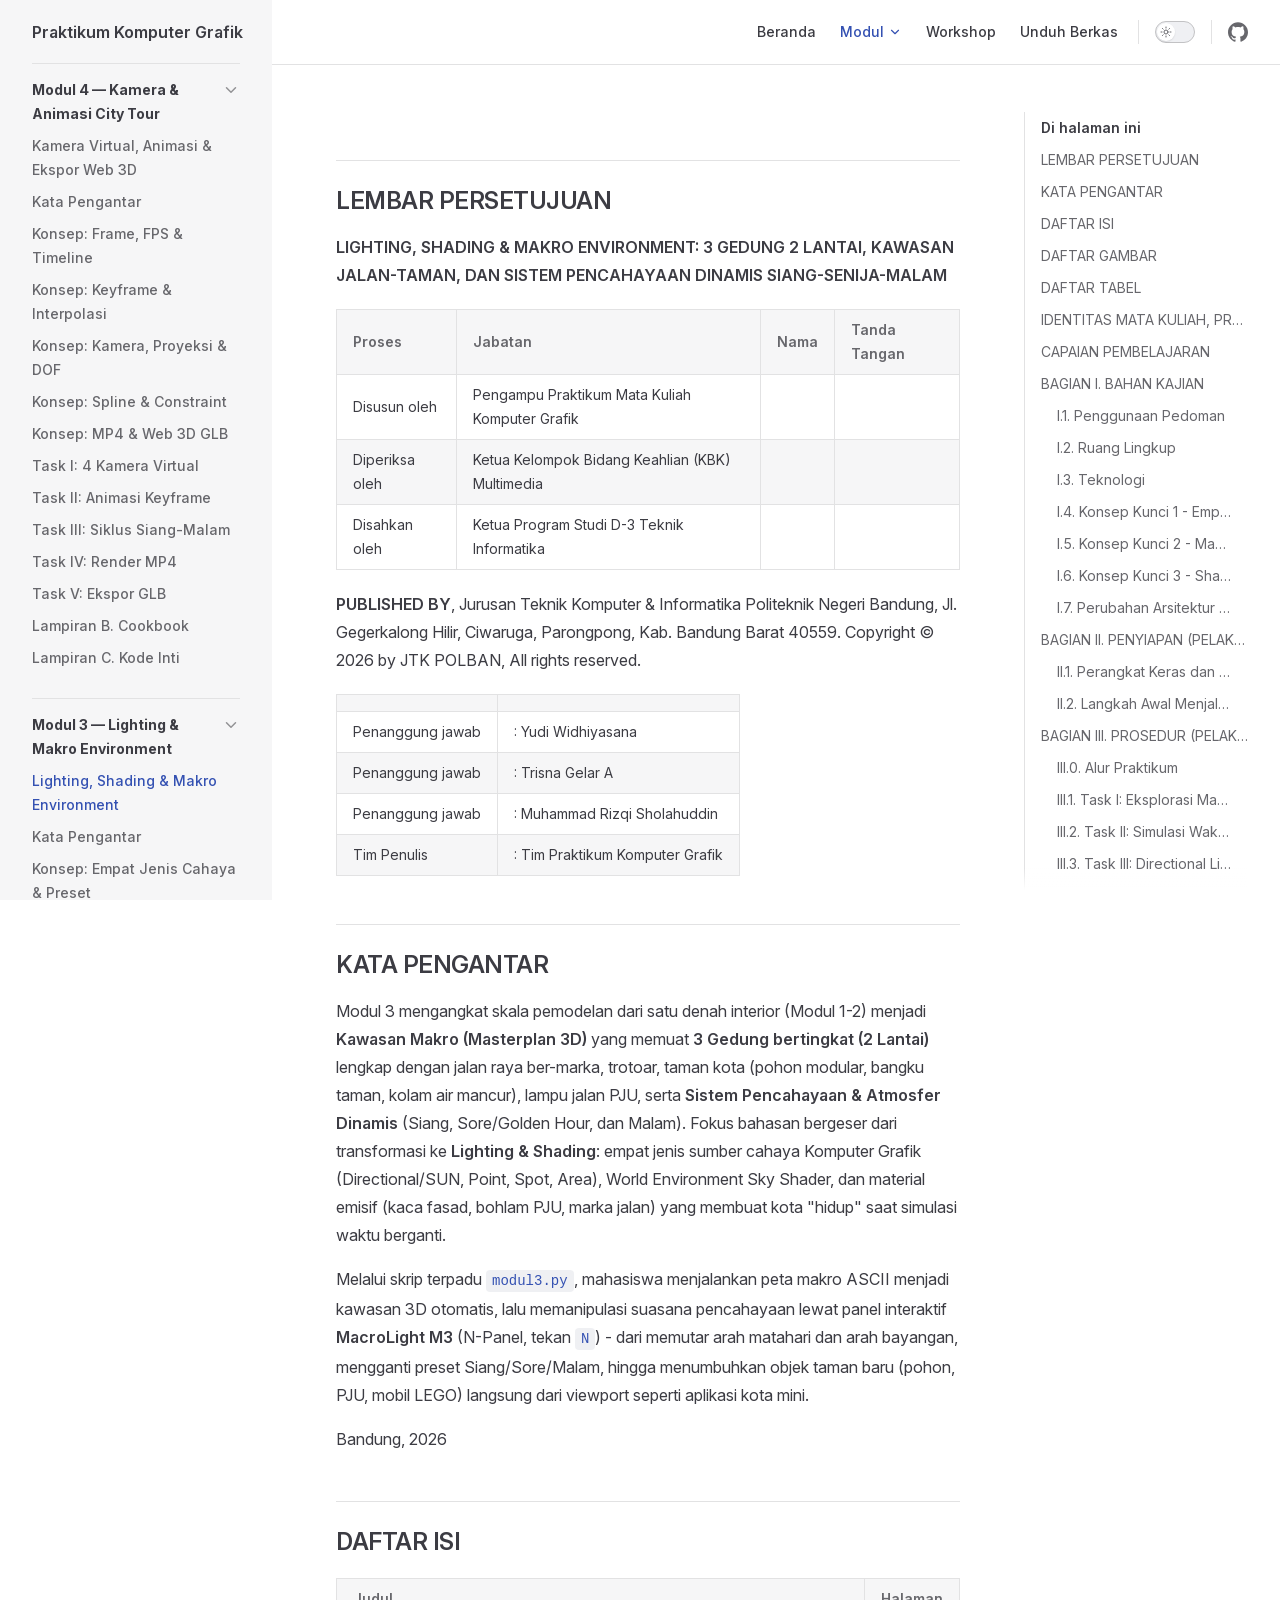
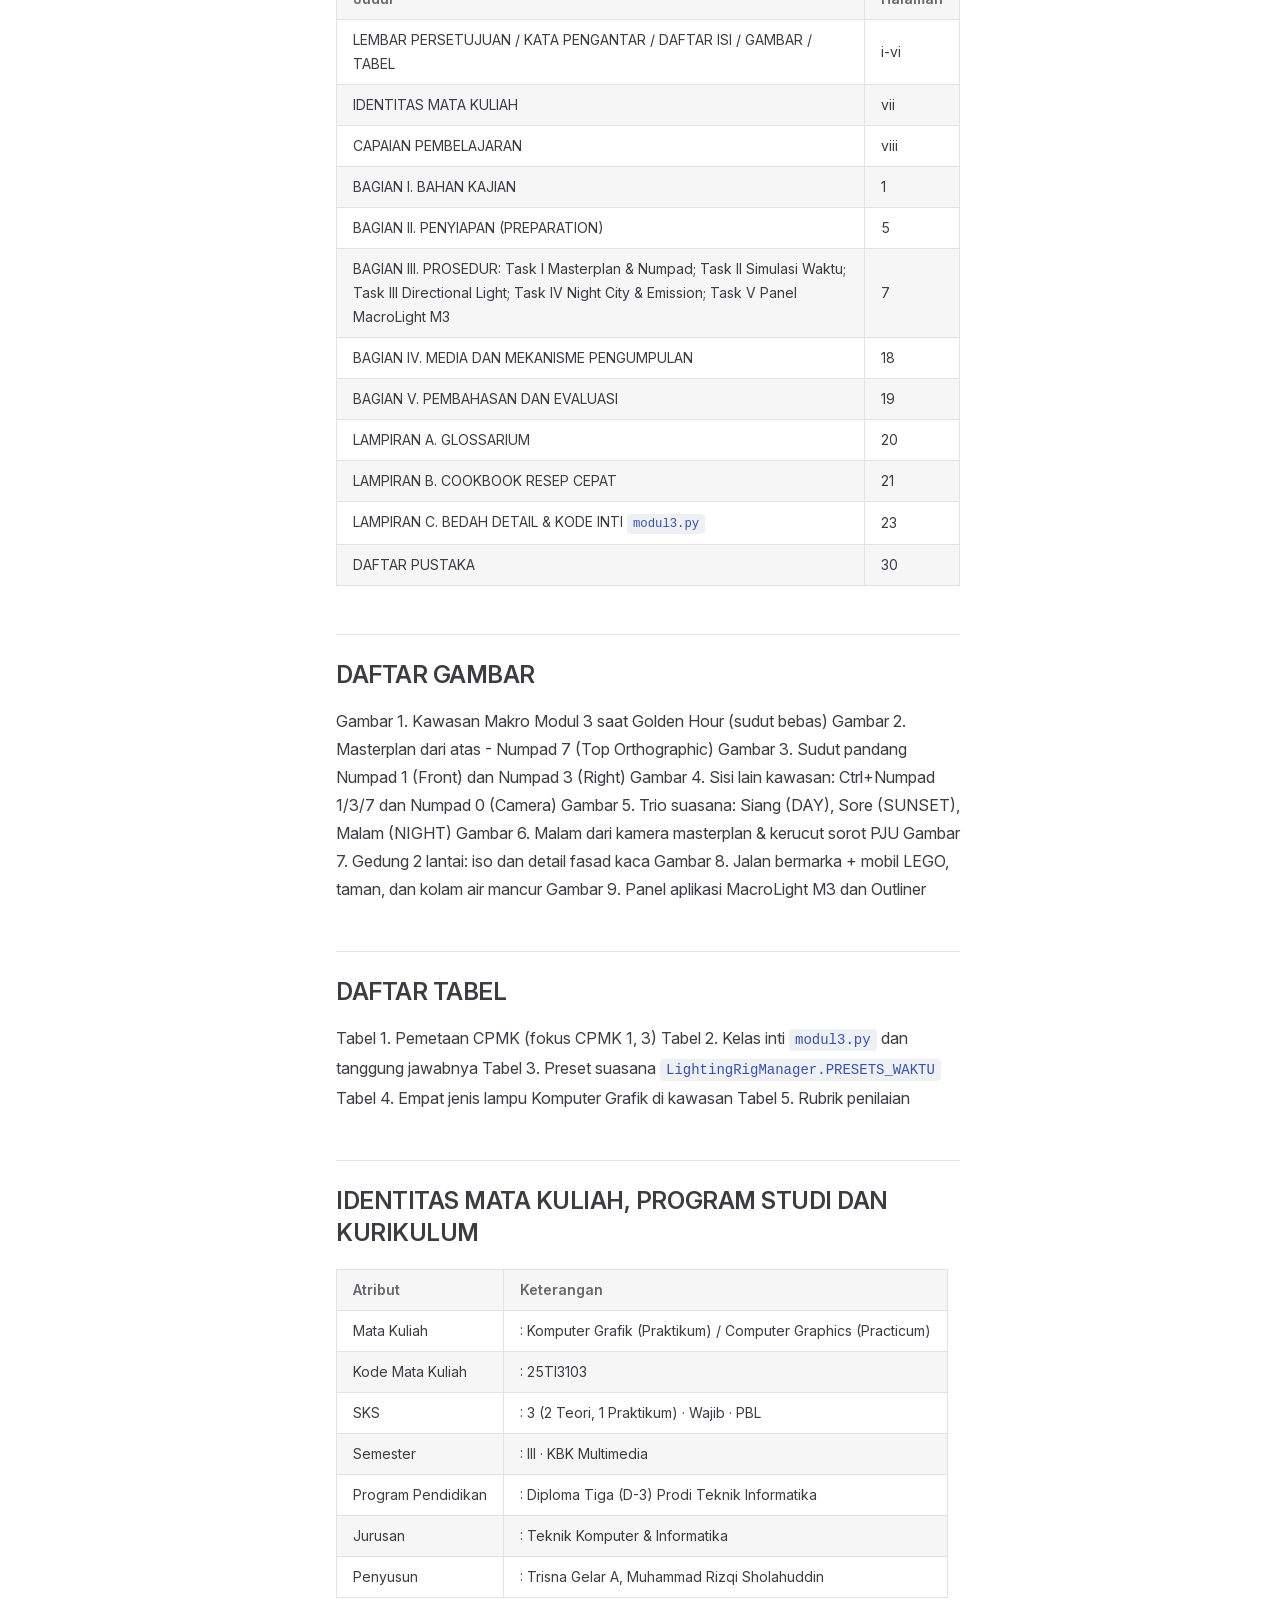
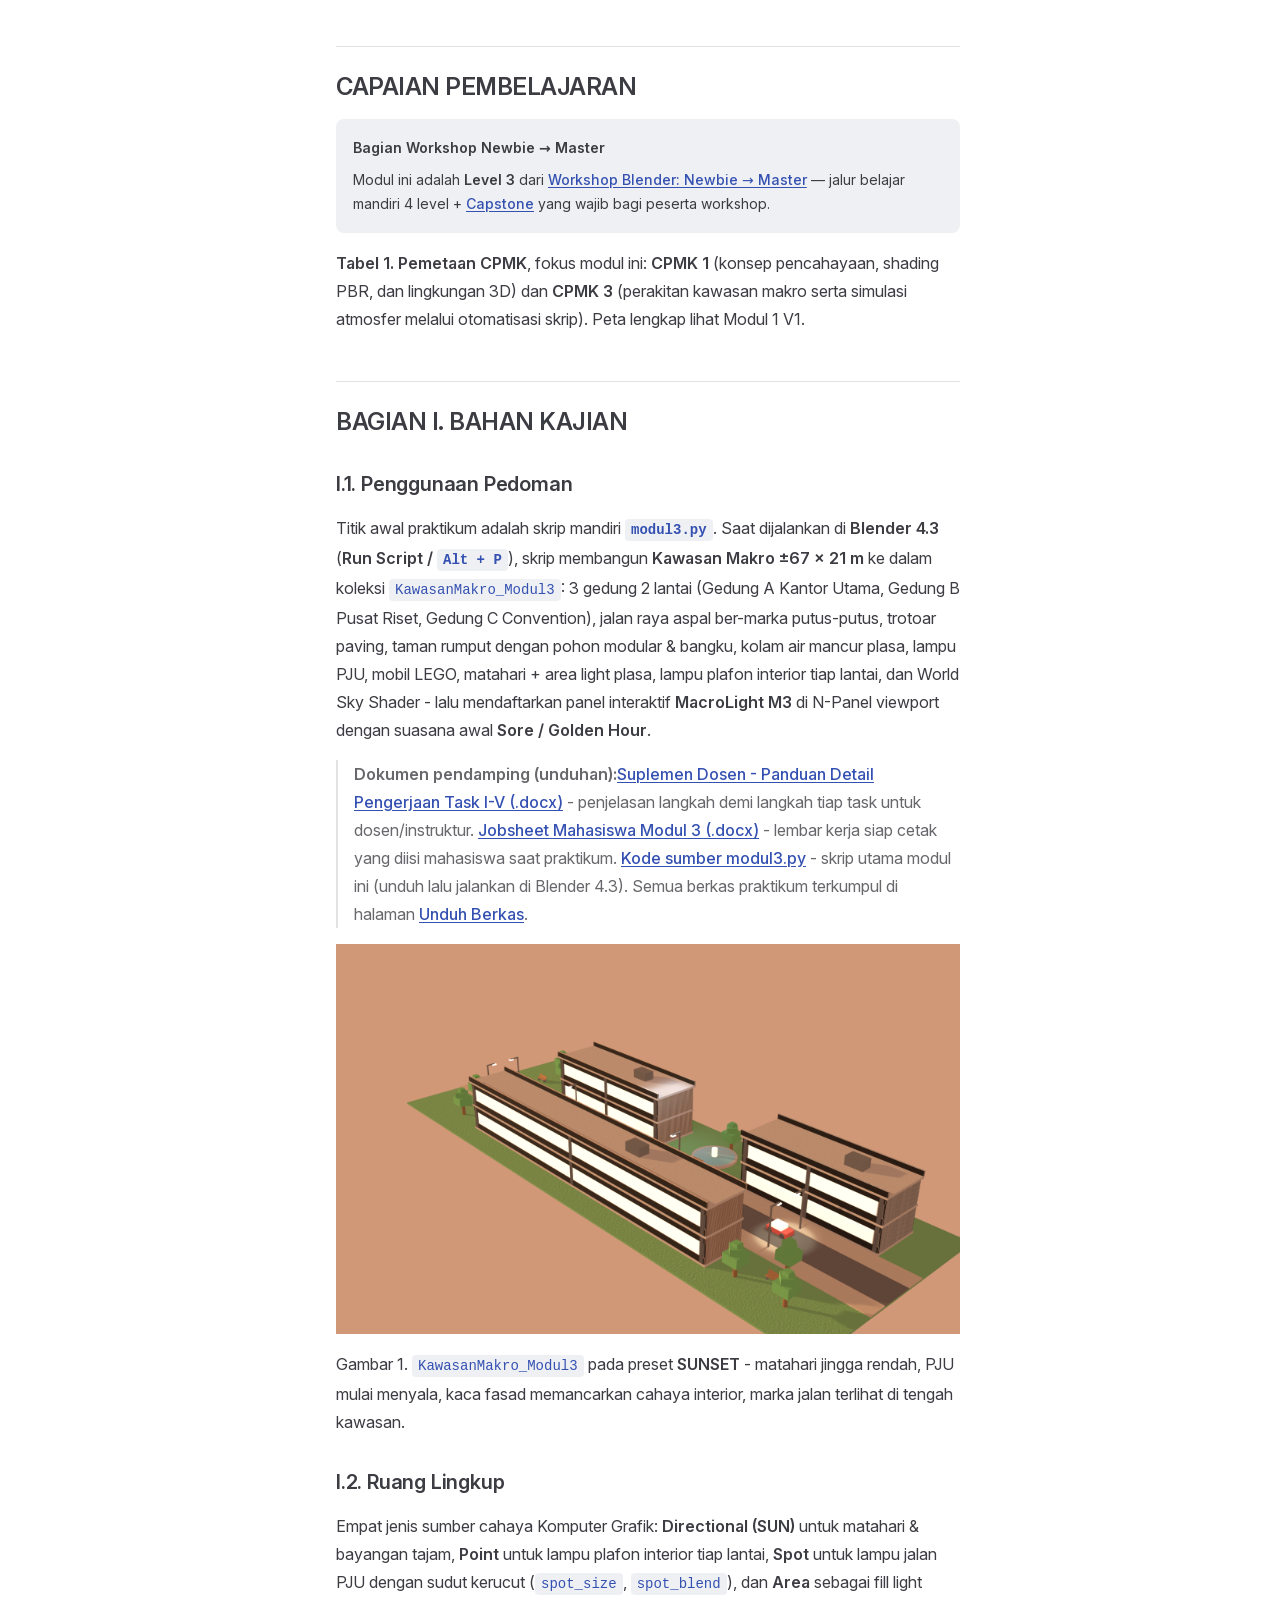
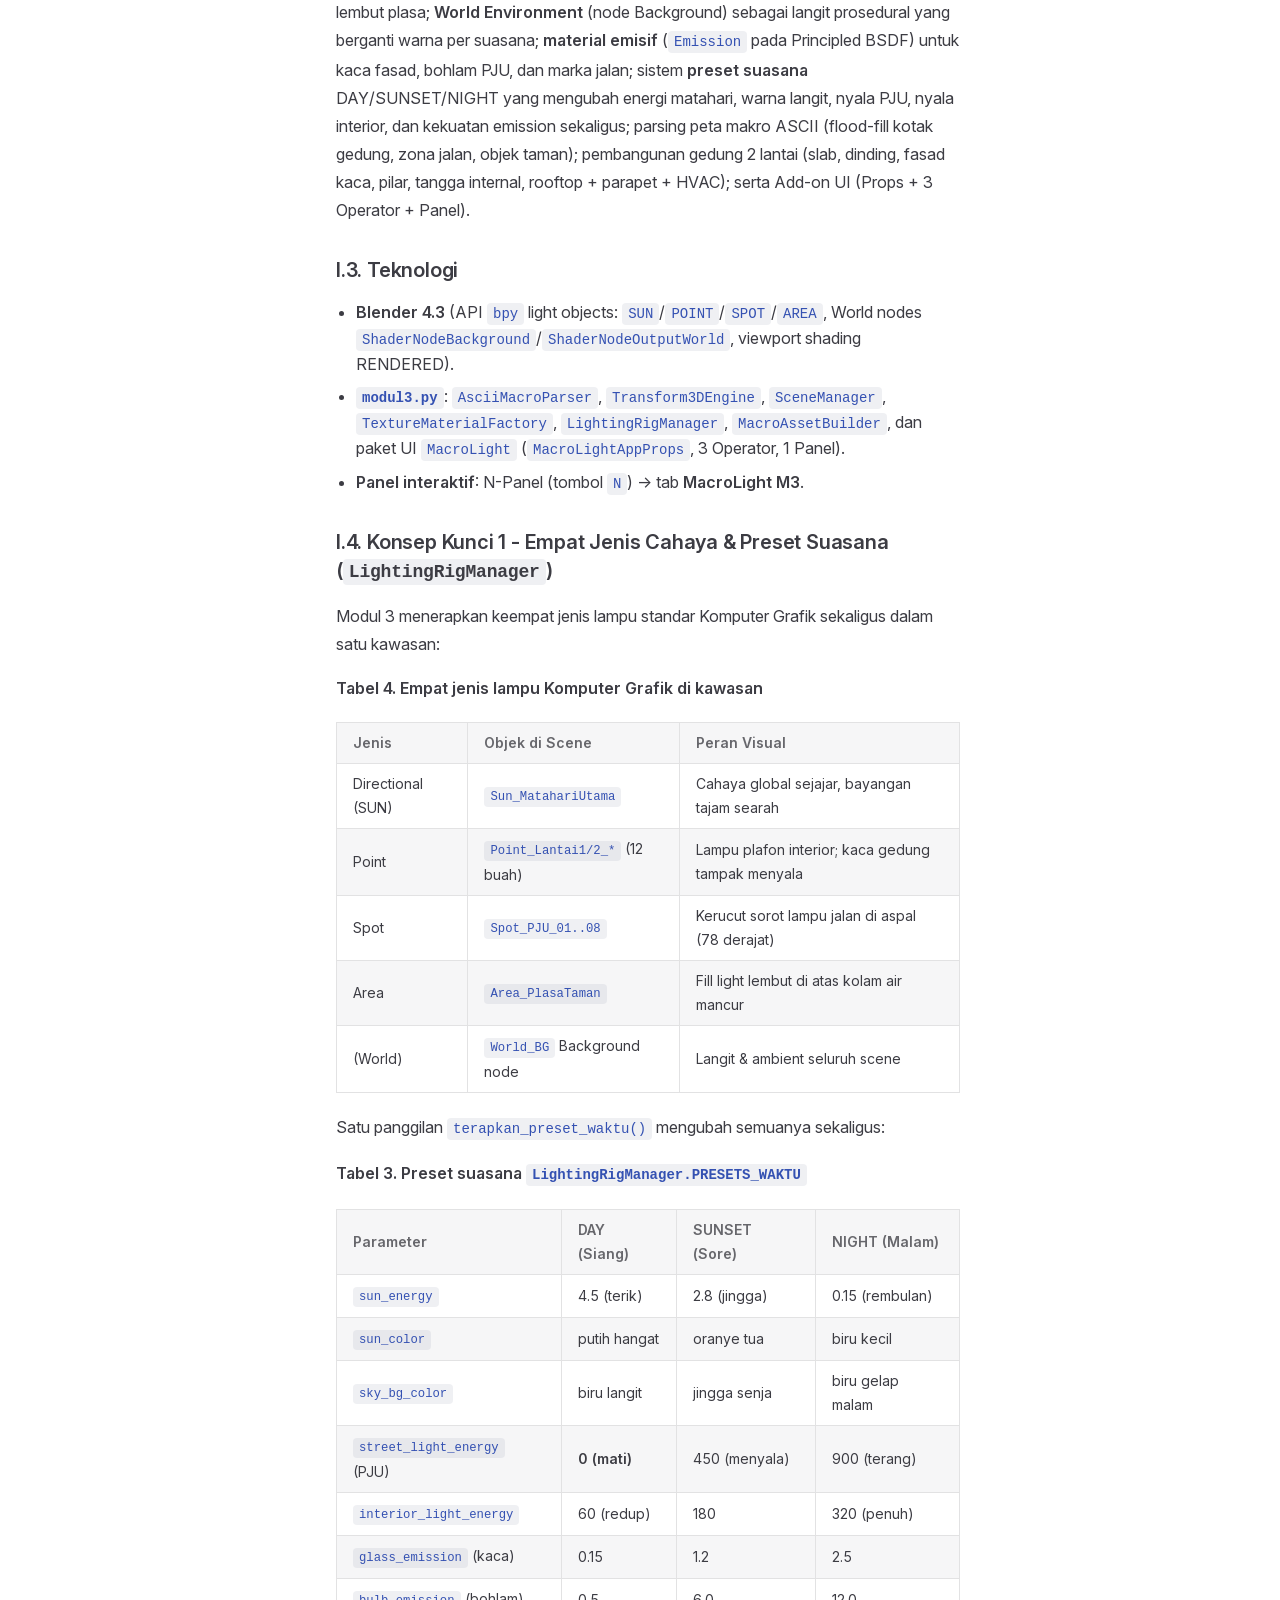
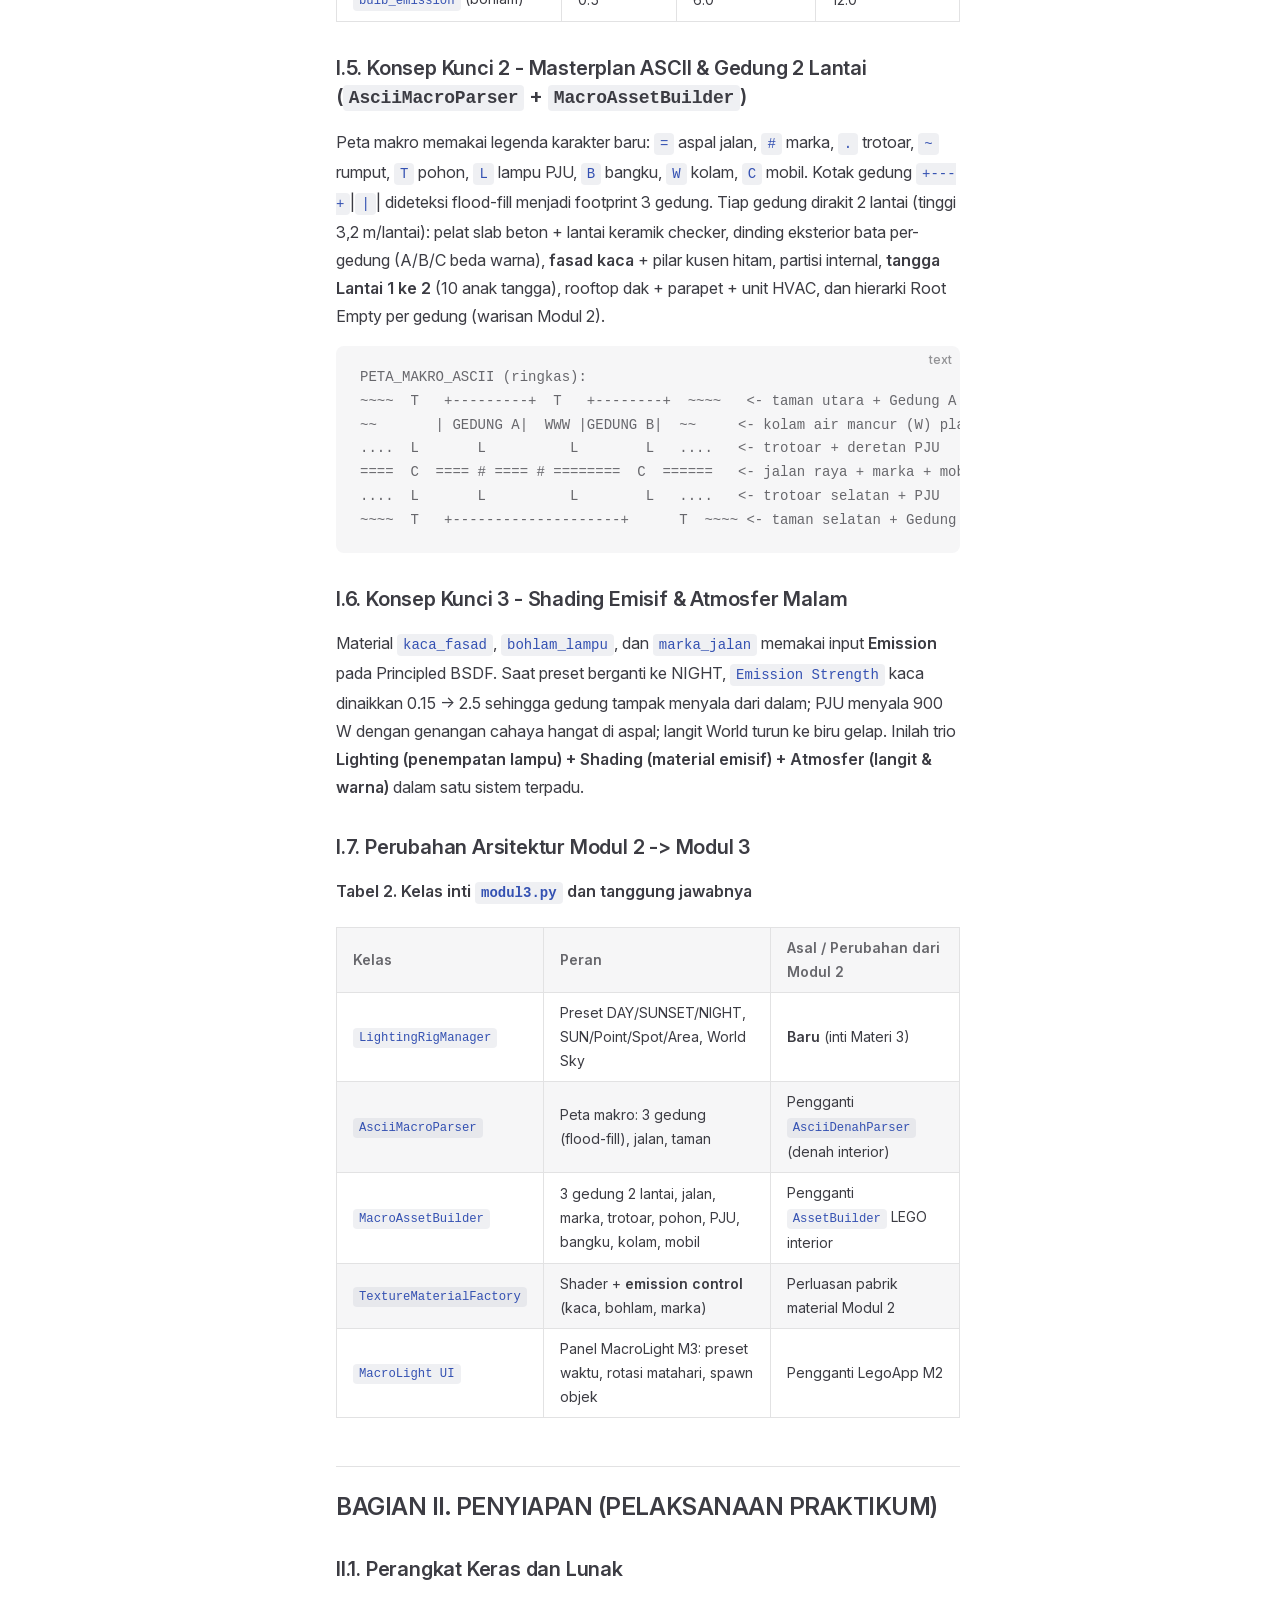
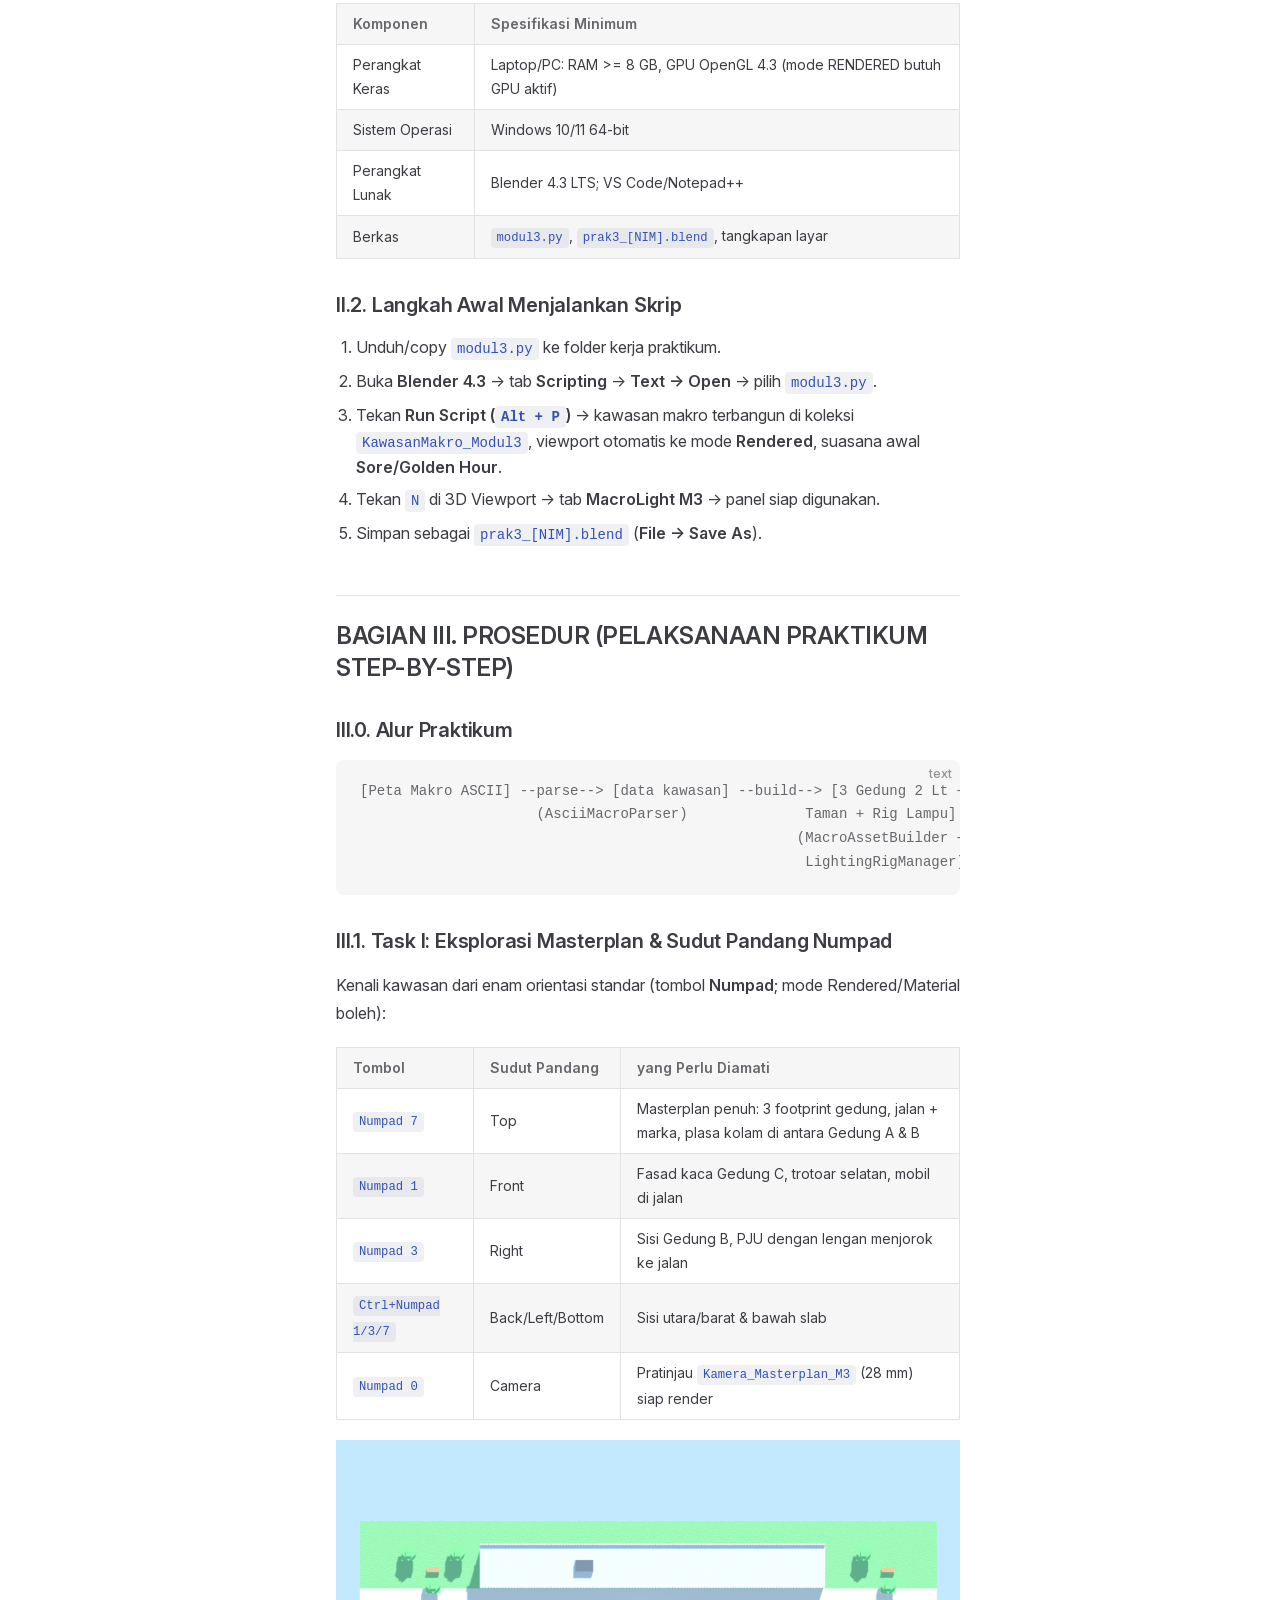
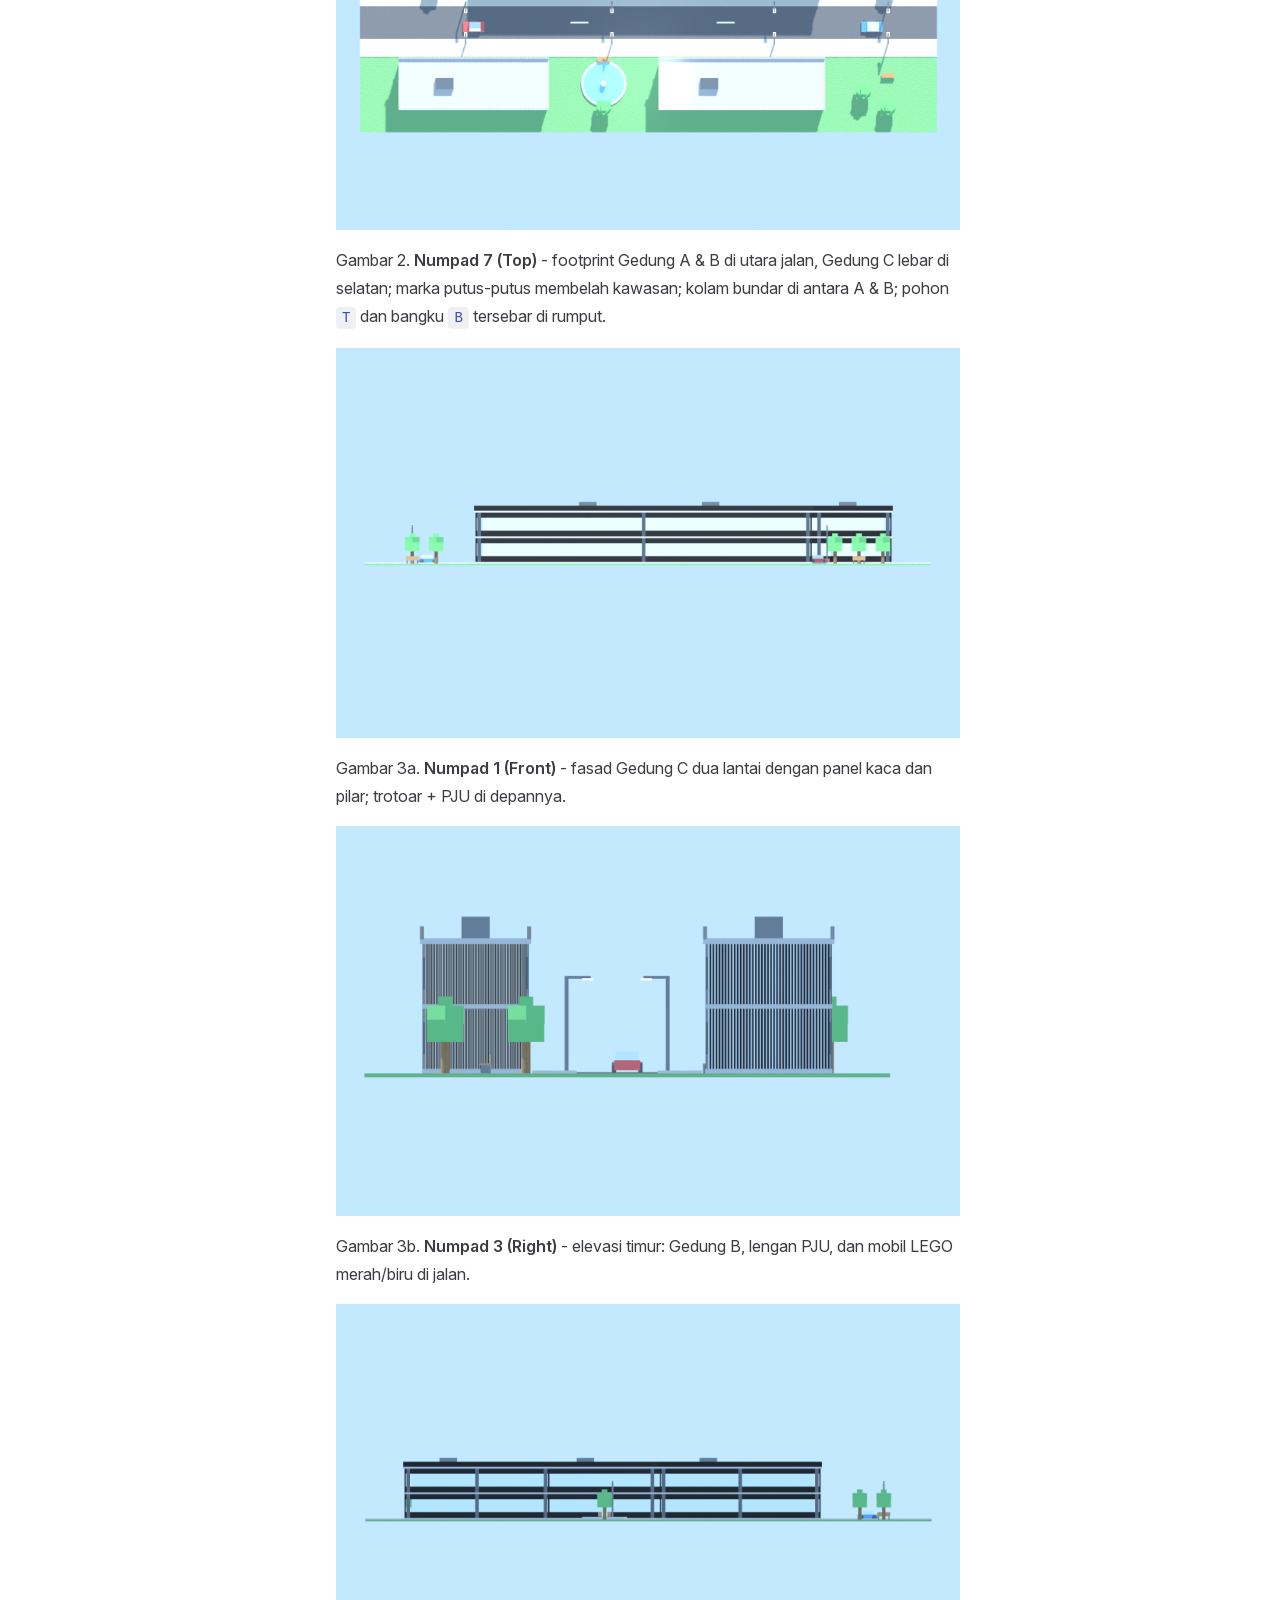
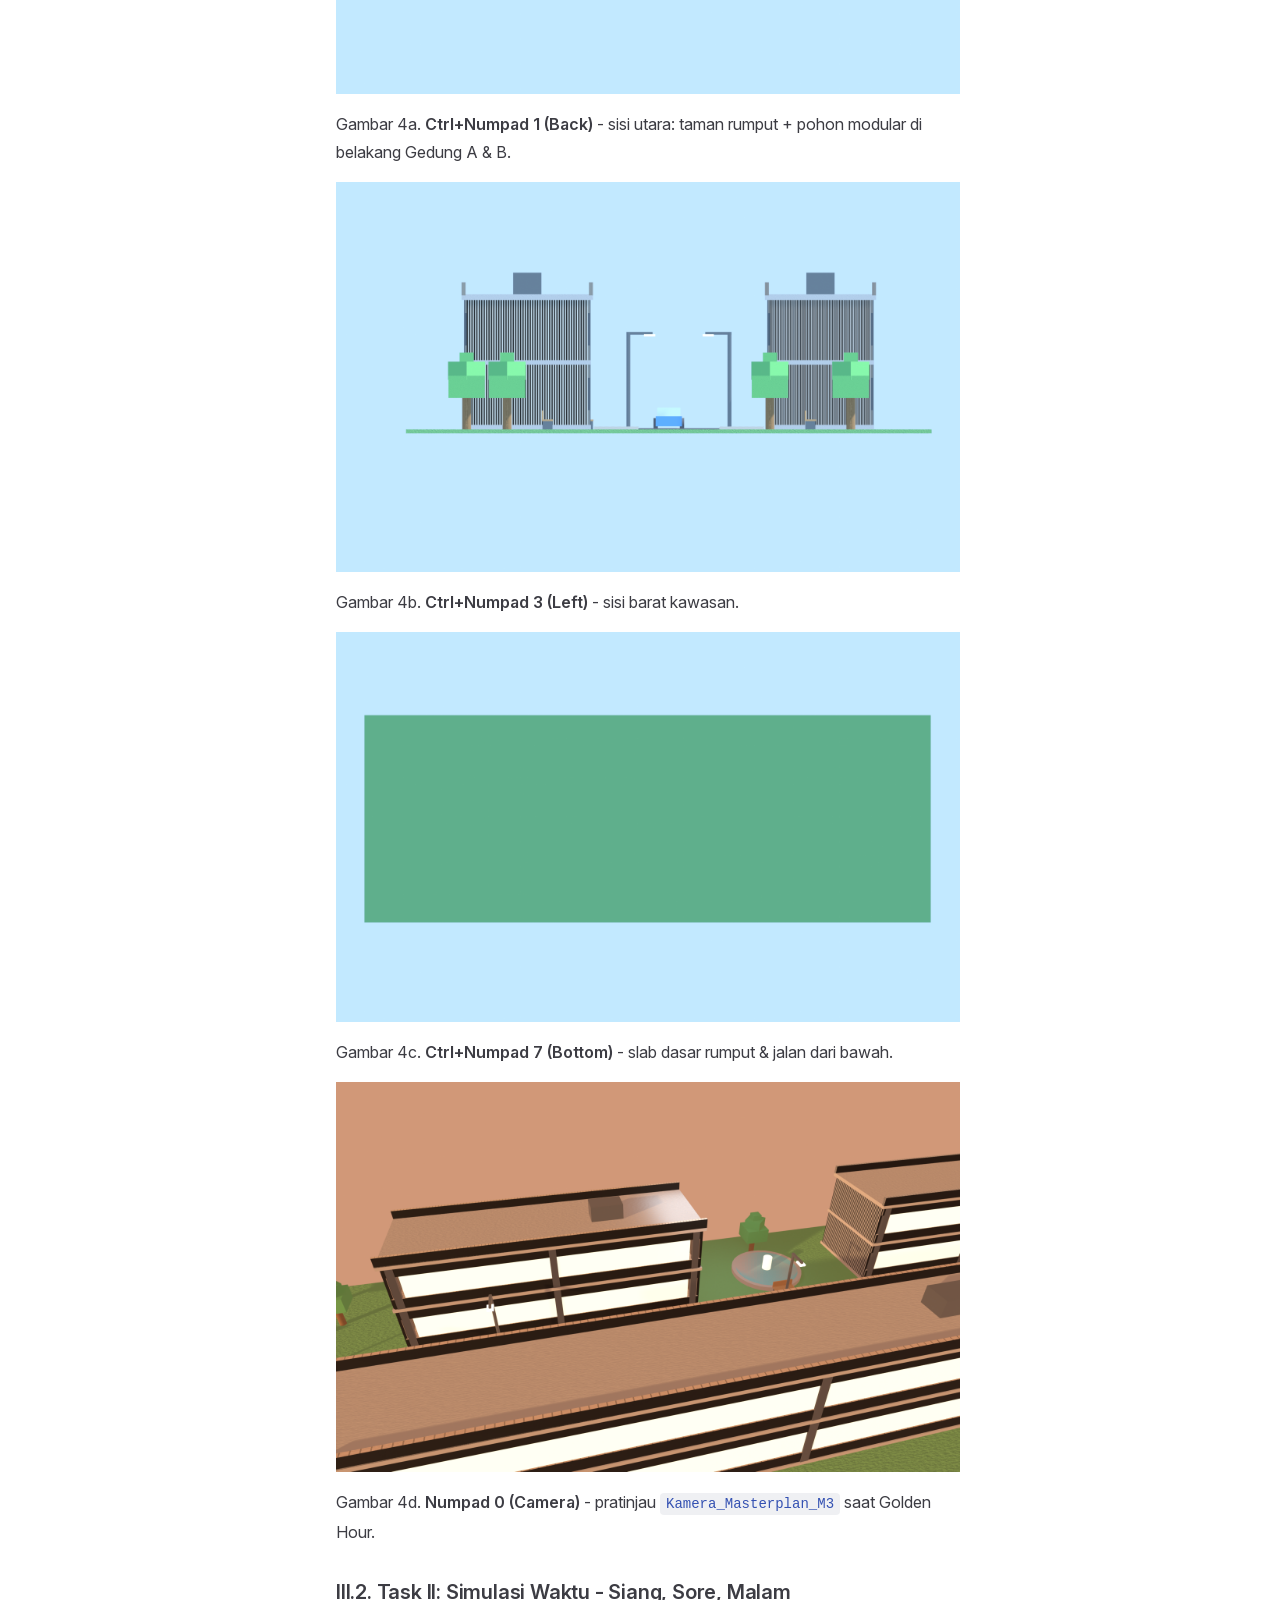
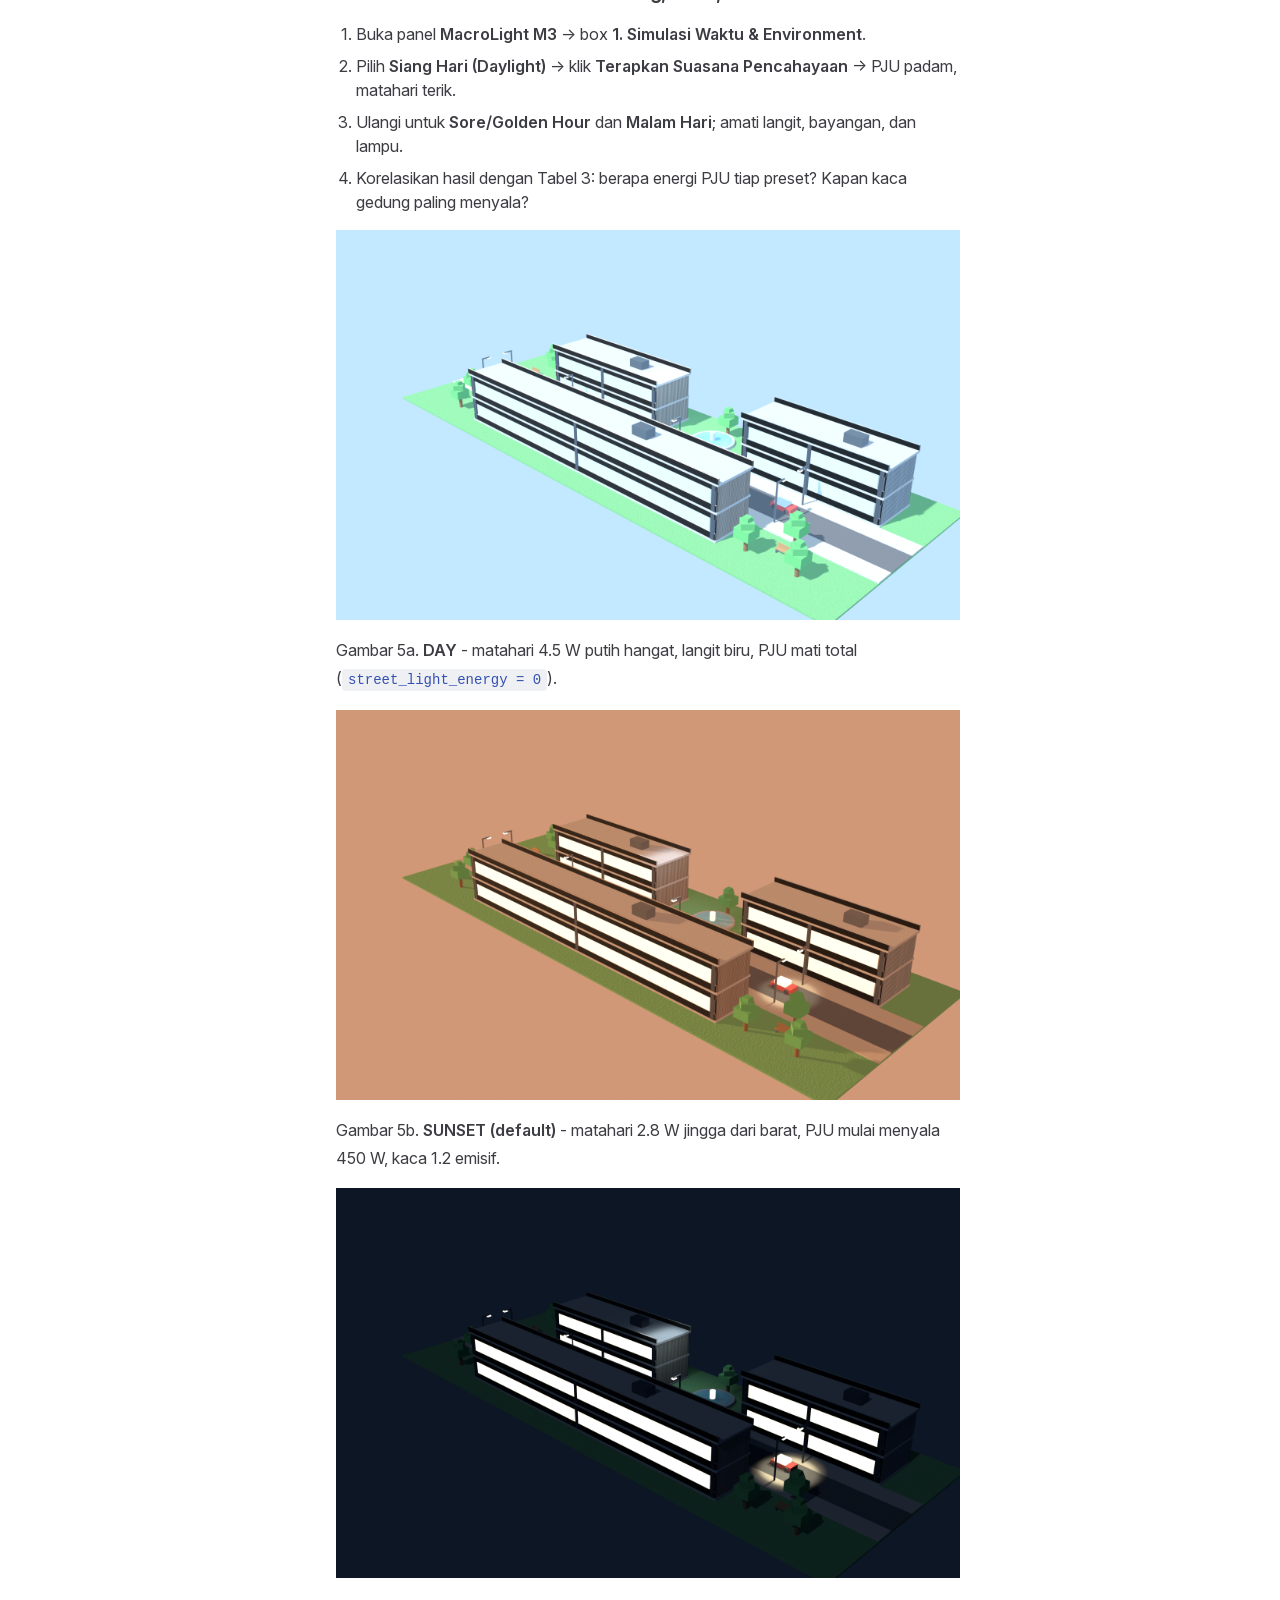
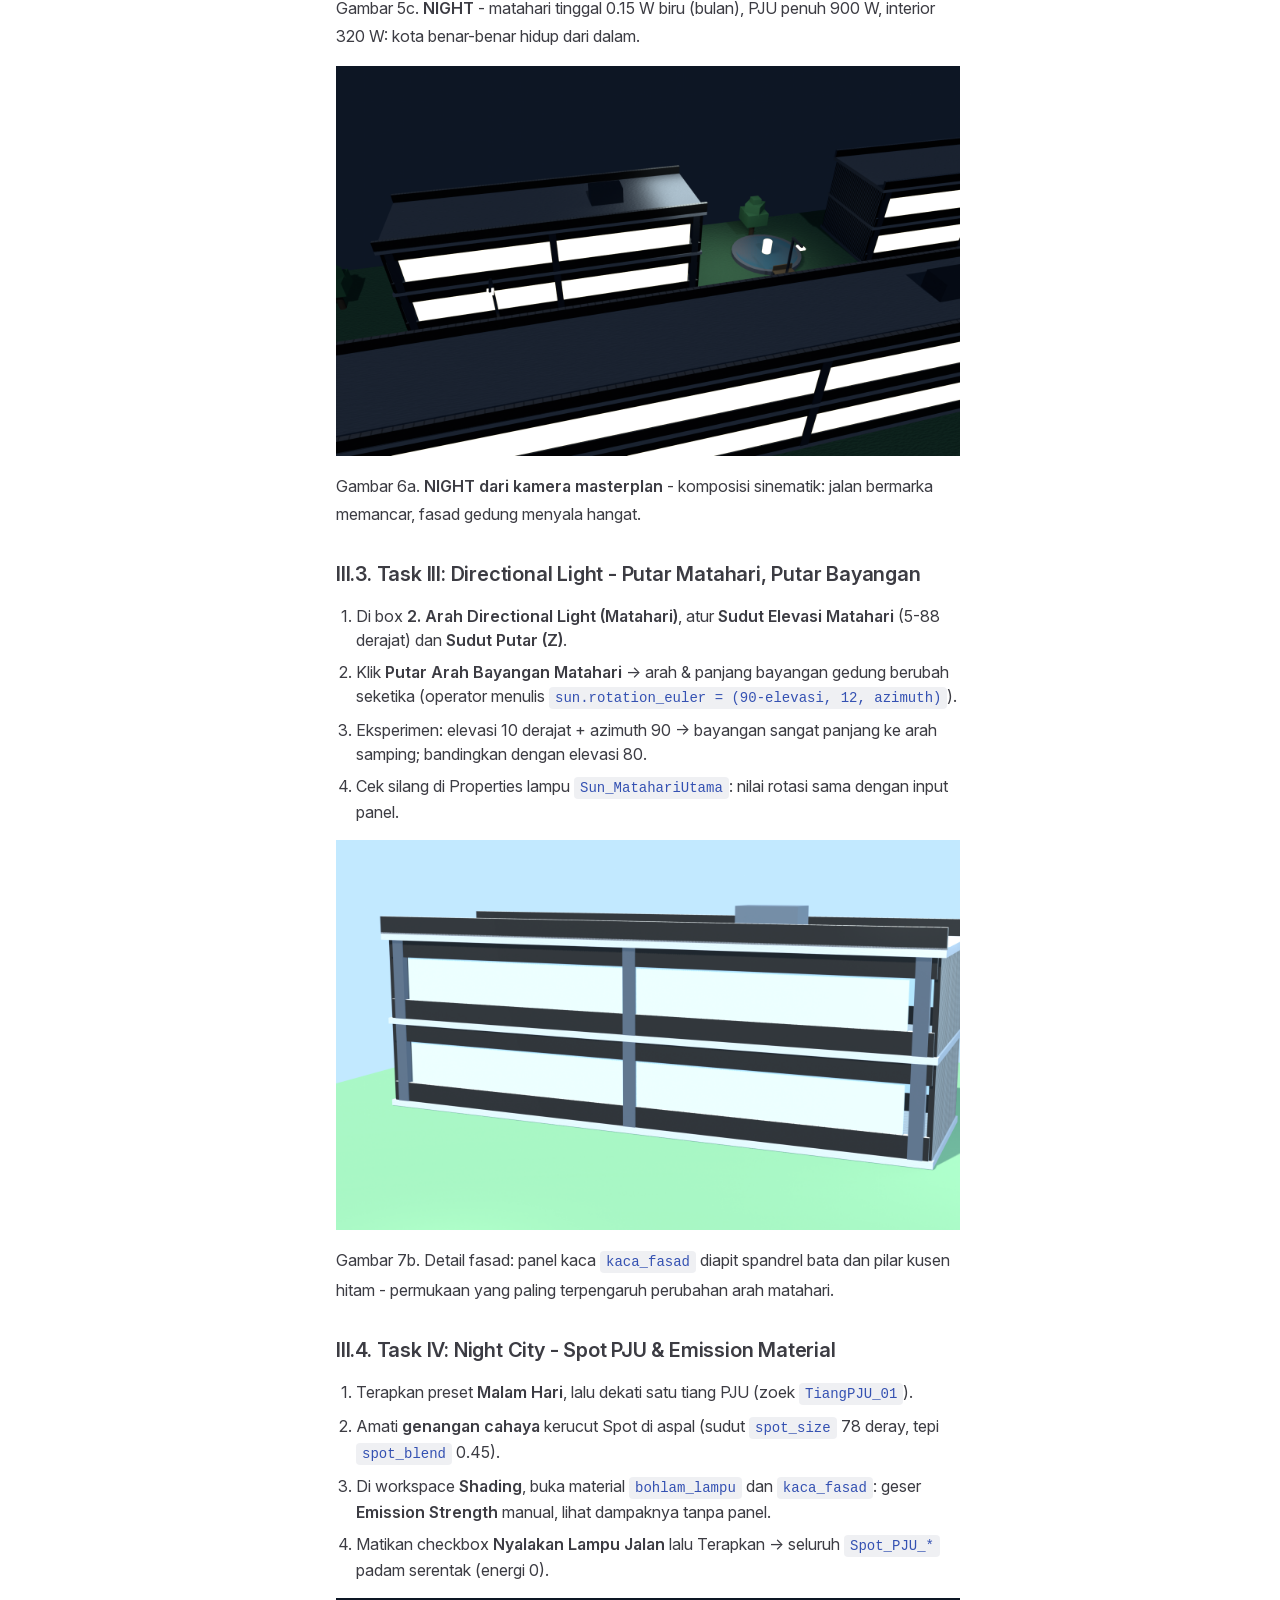
<file: modul/modul-03.html>
<!DOCTYPE html>
<html lang="id" dir="ltr">
  <head>
    <meta charset="utf-8">
    <meta name="viewport" content="width=device-width,initial-scale=1">
    <title>Modul 3 - Lighting, Shading &amp; Makro Environment | Praktikum Komputer Grafik</title>
    <meta name="description" content="Modul praktikum Komputer Grafik D-3 Teknik Informatika JTK POLBAN 2026 — pipeline denah 2D (ASCII & JSON) menjadi 3D dengan Blender 4.3.">
    <meta name="generator" content="VitePress v1.6.4">
    <link rel="preload stylesheet" href="/assets/style.DFTx90Kk.css" as="style">
    <link rel="preload stylesheet" href="/vp-icons.css" as="style">
    
    <script type="module" src="/assets/app.Dk8cOxPW.js"></script>
    <link rel="preload" href="/assets/inter-roman-latin.Di8DUHzh.woff2" as="font" type="font/woff2" crossorigin="">
    <link rel="modulepreload" href="/assets/chunks/theme.CXS6vkly.js">
    <link rel="modulepreload" href="/assets/chunks/framework.B7o6dWmz.js">
    <link rel="modulepreload" href="/assets/chunks/light-day.DtofRIMi.js">
    <link rel="modulepreload" href="/assets/modul_modul-03.md.CljuygK1.lean.js">
    <link rel="icon" href="data:image/svg+xml,&lt;svg xmlns=%22http://www.w3.org/2000/svg%22 viewBox=%220 0 100 100%22&gt;&lt;text y=%22.9em%22 font-size=%2290%22&gt;🏠&lt;/text&gt;&lt;/svg&gt;">
    <script id="check-dark-mode">(()=>{const e=localStorage.getItem("vitepress-theme-appearance")||"auto",a=window.matchMedia("(prefers-color-scheme: dark)").matches;(!e||e==="auto"?a:e==="dark")&&document.documentElement.classList.add("dark")})();</script>
    <script id="check-mac-os">document.documentElement.classList.toggle("mac",/Mac|iPhone|iPod|iPad/i.test(navigator.platform));</script>
  </head>
  <body>
    <div id="app"><div class="Layout" data-v-5d98c3a5><!--[--><!--]--><!--[--><span tabindex="-1" data-v-0b0ada53></span><a href="#VPContent" class="VPSkipLink visually-hidden" data-v-0b0ada53>Skip to content</a><!--]--><!----><header class="VPNav" data-v-5d98c3a5 data-v-ae24b3ad><div class="VPNavBar" data-v-ae24b3ad data-v-6aa21345><div class="wrapper" data-v-6aa21345><div class="container" data-v-6aa21345><div class="title" data-v-6aa21345><div class="VPNavBarTitle has-sidebar" data-v-6aa21345 data-v-1168a8e4><a class="title" href="/" data-v-1168a8e4><!--[--><!--]--><!----><span data-v-1168a8e4>Praktikum Komputer Grafik</span><!--[--><!--]--></a></div></div><div class="content" data-v-6aa21345><div class="content-body" data-v-6aa21345><!--[--><!--]--><div class="VPNavBarSearch search" data-v-6aa21345><!----></div><nav aria-labelledby="main-nav-aria-label" class="VPNavBarMenu menu" data-v-6aa21345 data-v-dc692963><span id="main-nav-aria-label" class="visually-hidden" data-v-dc692963> Main Navigation </span><!--[--><!--[--><a class="VPLink link VPNavBarMenuLink" href="/" tabindex="0" data-v-dc692963 data-v-e56f3d57><!--[--><span data-v-e56f3d57>Beranda</span><!--]--></a><!--]--><!--[--><div class="VPFlyout VPNavBarMenuGroup active" data-v-dc692963 data-v-cf11d7a2><button type="button" class="button" aria-haspopup="true" aria-expanded="false" data-v-cf11d7a2><span class="text" data-v-cf11d7a2><!----><span data-v-cf11d7a2>Modul</span><span class="vpi-chevron-down text-icon" data-v-cf11d7a2></span></span></button><div class="menu" data-v-cf11d7a2><div class="VPMenu" data-v-cf11d7a2 data-v-b98bc113><div class="items" data-v-b98bc113><!--[--><!--[--><div class="VPMenuLink" data-v-b98bc113 data-v-35975db6><a class="VPLink link" href="/modul/modul-01.html" data-v-35975db6><!--[--><span data-v-35975db6>Modul 1 — Denah 2D (ASCII & JSON) → 3D</span><!--]--></a></div><!--]--><!--[--><div class="VPMenuLink" data-v-b98bc113 data-v-35975db6><a class="VPLink link" href="/modul/modul-02.html" data-v-35975db6><!--[--><span data-v-35975db6>Modul 2 — Transformasi 3D, Hierarki LEGO & Texture</span><!--]--></a></div><!--]--><!--[--><div class="VPMenuLink" data-v-b98bc113 data-v-35975db6><a class="VPLink link active" href="/modul/modul-03.html" data-v-35975db6><!--[--><span data-v-35975db6>Modul 3 — Lighting, Shading & Makro Environment</span><!--]--></a></div><!--]--><!--[--><div class="VPMenuLink" data-v-b98bc113 data-v-35975db6><a class="VPLink link" href="/modul/modul-04.html" data-v-35975db6><!--[--><span data-v-35975db6>Modul 4 — Kamera Virtual, Animasi & Ekspor Web 3D</span><!--]--></a></div><!--]--><!--]--></div><!--[--><!--]--></div></div></div><!--]--><!--[--><a class="VPLink link VPNavBarMenuLink" href="/workshop.html" tabindex="0" data-v-dc692963 data-v-e56f3d57><!--[--><span data-v-e56f3d57>Workshop</span><!--]--></a><!--]--><!--[--><a class="VPLink link VPNavBarMenuLink" href="/unduh.html" tabindex="0" data-v-dc692963 data-v-e56f3d57><!--[--><span data-v-e56f3d57>Unduh Berkas</span><!--]--></a><!--]--><!--]--></nav><!----><div class="VPNavBarAppearance appearance" data-v-6aa21345 data-v-6c893767><button class="VPSwitch VPSwitchAppearance" type="button" role="switch" title aria-checked="false" data-v-6c893767 data-v-5337faa4 data-v-1d5665e3><span class="check" data-v-1d5665e3><span class="icon" data-v-1d5665e3><!--[--><span class="vpi-sun sun" data-v-5337faa4></span><span class="vpi-moon moon" data-v-5337faa4></span><!--]--></span></span></button></div><div class="VPSocialLinks VPNavBarSocialLinks social-links" data-v-6aa21345 data-v-0394ad82 data-v-7bc22406><!--[--><a class="VPSocialLink no-icon" href="https://github.com/kyeiki/blenderd32026" aria-label="github" target="_blank" rel="noopener" data-v-7bc22406 data-v-bd121fe5><span class="vpi-social-github"></span></a><!--]--></div><div class="VPFlyout VPNavBarExtra extra" data-v-6aa21345 data-v-bb2aa2f0 data-v-cf11d7a2><button type="button" class="button" aria-haspopup="true" aria-expanded="false" aria-label="extra navigation" data-v-cf11d7a2><span class="vpi-more-horizontal icon" data-v-cf11d7a2></span></button><div class="menu" data-v-cf11d7a2><div class="VPMenu" data-v-cf11d7a2 data-v-b98bc113><!----><!--[--><!--[--><!----><div class="group" data-v-bb2aa2f0><div class="item appearance" data-v-bb2aa2f0><p class="label" data-v-bb2aa2f0>Tema</p><div class="appearance-action" data-v-bb2aa2f0><button class="VPSwitch VPSwitchAppearance" type="button" role="switch" title aria-checked="false" data-v-bb2aa2f0 data-v-5337faa4 data-v-1d5665e3><span class="check" data-v-1d5665e3><span class="icon" data-v-1d5665e3><!--[--><span class="vpi-sun sun" data-v-5337faa4></span><span class="vpi-moon moon" data-v-5337faa4></span><!--]--></span></span></button></div></div></div><div class="group" data-v-bb2aa2f0><div class="item social-links" data-v-bb2aa2f0><div class="VPSocialLinks social-links-list" data-v-bb2aa2f0 data-v-7bc22406><!--[--><a class="VPSocialLink no-icon" href="https://github.com/kyeiki/blenderd32026" aria-label="github" target="_blank" rel="noopener" data-v-7bc22406 data-v-bd121fe5><span class="vpi-social-github"></span></a><!--]--></div></div></div><!--]--><!--]--></div></div></div><!--[--><!--]--><button type="button" class="VPNavBarHamburger hamburger" aria-label="mobile navigation" aria-expanded="false" aria-controls="VPNavScreen" data-v-6aa21345 data-v-e5dd9c1c><span class="container" data-v-e5dd9c1c><span class="top" data-v-e5dd9c1c></span><span class="middle" data-v-e5dd9c1c></span><span class="bottom" data-v-e5dd9c1c></span></span></button></div></div></div></div><div class="divider" data-v-6aa21345><div class="divider-line" data-v-6aa21345></div></div></div><!----></header><div class="VPLocalNav has-sidebar empty" data-v-5d98c3a5 data-v-a6f0e41e><div class="container" data-v-a6f0e41e><button class="menu" aria-expanded="false" aria-controls="VPSidebarNav" data-v-a6f0e41e><span class="vpi-align-left menu-icon" data-v-a6f0e41e></span><span class="menu-text" data-v-a6f0e41e>Menu</span></button><div class="VPLocalNavOutlineDropdown" style="--vp-vh:0px;" data-v-a6f0e41e data-v-8a42e2b4><button data-v-8a42e2b4>Kembali ke atas</button><!----></div></div></div><aside class="VPSidebar" data-v-5d98c3a5 data-v-319d5ca6><div class="curtain" data-v-319d5ca6></div><nav class="nav" id="VPSidebarNav" aria-labelledby="sidebar-aria-label" tabindex="-1" data-v-319d5ca6><span class="visually-hidden" id="sidebar-aria-label" data-v-319d5ca6> Sidebar Navigation </span><!--[--><!--]--><!--[--><div class="no-transition group" data-v-c40bc020><section class="VPSidebarItem level-0 collapsible" data-v-c40bc020 data-v-b3fd67f8><div class="item" role="button" tabindex="0" data-v-b3fd67f8><div class="indicator" data-v-b3fd67f8></div><h2 class="text" data-v-b3fd67f8>Modul 4 — Kamera & Animasi City Tour</h2><div class="caret" role="button" aria-label="toggle section" tabindex="0" data-v-b3fd67f8><span class="vpi-chevron-right caret-icon" data-v-b3fd67f8></span></div></div><div class="items" data-v-b3fd67f8><!--[--><div class="VPSidebarItem level-1 is-link" data-v-b3fd67f8><div class="item" data-v-b3fd67f8><div class="indicator" data-v-b3fd67f8></div><a class="VPLink link link" href="/modul/modul-04.html" data-v-b3fd67f8><!--[--><p class="text" data-v-b3fd67f8>Kamera Virtual, Animasi & Ekspor Web 3D</p><!--]--></a><!----></div><!----></div><div class="VPSidebarItem level-1 is-link" data-v-b3fd67f8><div class="item" data-v-b3fd67f8><div class="indicator" data-v-b3fd67f8></div><a class="VPLink link link" href="/modul/modul-04.html#kata-pengantar" data-v-b3fd67f8><!--[--><p class="text" data-v-b3fd67f8>Kata Pengantar</p><!--]--></a><!----></div><!----></div><div class="VPSidebarItem level-1 is-link" data-v-b3fd67f8><div class="item" data-v-b3fd67f8><div class="indicator" data-v-b3fd67f8></div><a class="VPLink link link" href="/modul/modul-04.html#i-2-konsep-dasar-1-frame-fps-dan-timeline-untuk-pemula" data-v-b3fd67f8><!--[--><p class="text" data-v-b3fd67f8>Konsep: Frame, FPS & Timeline</p><!--]--></a><!----></div><!----></div><div class="VPSidebarItem level-1 is-link" data-v-b3fd67f8><div class="item" data-v-b3fd67f8><div class="indicator" data-v-b3fd67f8></div><a class="VPLink link link" href="/modul/modul-04.html#i-3-konsep-dasar-2-keyframe-dan-interpolasi-bezier-vs-linear" data-v-b3fd67f8><!--[--><p class="text" data-v-b3fd67f8>Konsep: Keyframe & Interpolasi</p><!--]--></a><!----></div><!----></div><div class="VPSidebarItem level-1 is-link" data-v-b3fd67f8><div class="item" data-v-b3fd67f8><div class="indicator" data-v-b3fd67f8></div><a class="VPLink link link" href="/modul/modul-04.html#i-4-konsep-dasar-3-kamera-virtual-proyeksi-lensa-dof" data-v-b3fd67f8><!--[--><p class="text" data-v-b3fd67f8>Konsep: Kamera, Proyeksi & DOF</p><!--]--></a><!----></div><!----></div><div class="VPSidebarItem level-1 is-link" data-v-b3fd67f8><div class="item" data-v-b3fd67f8><div class="indicator" data-v-b3fd67f8></div><a class="VPLink link link" href="/modul/modul-04.html#i-5-konsep-dasar-4-spline-path-constraint" data-v-b3fd67f8><!--[--><p class="text" data-v-b3fd67f8>Konsep: Spline & Constraint</p><!--]--></a><!----></div><!----></div><div class="VPSidebarItem level-1 is-link" data-v-b3fd67f8><div class="item" data-v-b3fd67f8><div class="indicator" data-v-b3fd67f8></div><a class="VPLink link link" href="/modul/modul-04.html#i-6-konsep-dasar-5-render-video-mp4-ekspor-web-3d-glb" data-v-b3fd67f8><!--[--><p class="text" data-v-b3fd67f8>Konsep: MP4 & Web 3D GLB</p><!--]--></a><!----></div><!----></div><div class="VPSidebarItem level-1 is-link" data-v-b3fd67f8><div class="item" data-v-b3fd67f8><div class="indicator" data-v-b3fd67f8></div><a class="VPLink link link" href="/modul/modul-04.html#iii-1-task-i-mengenal-4-kamera-virtual" data-v-b3fd67f8><!--[--><p class="text" data-v-b3fd67f8>Task I: 4 Kamera Virtual</p><!--]--></a><!----></div><!----></div><div class="VPSidebarItem level-1 is-link" data-v-b3fd67f8><div class="item" data-v-b3fd67f8><div class="indicator" data-v-b3fd67f8></div><a class="VPLink link link" href="/modul/modul-04.html#iii-2-task-ii-menyelidiki-animasi-keyframe" data-v-b3fd67f8><!--[--><p class="text" data-v-b3fd67f8>Task II: Animasi Keyframe</p><!--]--></a><!----></div><!----></div><div class="VPSidebarItem level-1 is-link" data-v-b3fd67f8><div class="item" data-v-b3fd67f8><div class="indicator" data-v-b3fd67f8></div><a class="VPLink link link" href="/modul/modul-04.html#iii-3-task-iii-siklus-siang-senja-malam" data-v-b3fd67f8><!--[--><p class="text" data-v-b3fd67f8>Task III: Siklus Siang-Malam</p><!--]--></a><!----></div><!----></div><div class="VPSidebarItem level-1 is-link" data-v-b3fd67f8><div class="item" data-v-b3fd67f8><div class="indicator" data-v-b3fd67f8></div><a class="VPLink link link" href="/modul/modul-04.html#iii-4-task-iv-render-animasi-ke-video-mp4" data-v-b3fd67f8><!--[--><p class="text" data-v-b3fd67f8>Task IV: Render MP4</p><!--]--></a><!----></div><!----></div><div class="VPSidebarItem level-1 is-link" data-v-b3fd67f8><div class="item" data-v-b3fd67f8><div class="indicator" data-v-b3fd67f8></div><a class="VPLink link link" href="/modul/modul-04.html#iii-5-task-v-ekspor-web-3d-glb" data-v-b3fd67f8><!--[--><p class="text" data-v-b3fd67f8>Task V: Ekspor GLB</p><!--]--></a><!----></div><!----></div><div class="VPSidebarItem level-1 is-link" data-v-b3fd67f8><div class="item" data-v-b3fd67f8><div class="indicator" data-v-b3fd67f8></div><a class="VPLink link link" href="/modul/modul-04.html#lampiran-b-cookbook-resep-cepat" data-v-b3fd67f8><!--[--><p class="text" data-v-b3fd67f8>Lampiran B. Cookbook</p><!--]--></a><!----></div><!----></div><div class="VPSidebarItem level-1 is-link" data-v-b3fd67f8><div class="item" data-v-b3fd67f8><div class="indicator" data-v-b3fd67f8></div><a class="VPLink link link" href="/modul/modul-04.html#lampiran-c-bedah-detail-kode-inti-modul4-kamera-animasi-citytour-py" data-v-b3fd67f8><!--[--><p class="text" data-v-b3fd67f8>Lampiran C. Kode Inti</p><!--]--></a><!----></div><!----></div><!--]--></div></section></div><div class="no-transition group" data-v-c40bc020><section class="VPSidebarItem level-0 collapsible has-active" data-v-c40bc020 data-v-b3fd67f8><div class="item" role="button" tabindex="0" data-v-b3fd67f8><div class="indicator" data-v-b3fd67f8></div><h2 class="text" data-v-b3fd67f8>Modul 3 — Lighting & Makro Environment</h2><div class="caret" role="button" aria-label="toggle section" tabindex="0" data-v-b3fd67f8><span class="vpi-chevron-right caret-icon" data-v-b3fd67f8></span></div></div><div class="items" data-v-b3fd67f8><!--[--><div class="VPSidebarItem level-1 is-link" data-v-b3fd67f8><div class="item" data-v-b3fd67f8><div class="indicator" data-v-b3fd67f8></div><a class="VPLink link link" href="/modul/modul-03.html" data-v-b3fd67f8><!--[--><p class="text" data-v-b3fd67f8>Lighting, Shading & Makro Environment</p><!--]--></a><!----></div><!----></div><div class="VPSidebarItem level-1 is-link" data-v-b3fd67f8><div class="item" data-v-b3fd67f8><div class="indicator" data-v-b3fd67f8></div><a class="VPLink link link" href="/modul/modul-03.html#kata-pengantar" data-v-b3fd67f8><!--[--><p class="text" data-v-b3fd67f8>Kata Pengantar</p><!--]--></a><!----></div><!----></div><div class="VPSidebarItem level-1 is-link" data-v-b3fd67f8><div class="item" data-v-b3fd67f8><div class="indicator" data-v-b3fd67f8></div><a class="VPLink link link" href="/modul/modul-03.html#i-4-konsep-kunci-1-empat-jenis-cahaya-preset-suasana-lightingrigmanager" data-v-b3fd67f8><!--[--><p class="text" data-v-b3fd67f8>Konsep: Empat Jenis Cahaya & Preset</p><!--]--></a><!----></div><!----></div><div class="VPSidebarItem level-1 is-link" data-v-b3fd67f8><div class="item" data-v-b3fd67f8><div class="indicator" data-v-b3fd67f8></div><a class="VPLink link link" href="/modul/modul-03.html#i-5-konsep-kunci-2-masterplan-ascii-gedung-2-lantai-asciimacroparser-macroassetbuilder" data-v-b3fd67f8><!--[--><p class="text" data-v-b3fd67f8>Konsep: Masterplan ASCII & Gedung 2 Lt</p><!--]--></a><!----></div><!----></div><div class="VPSidebarItem level-1 is-link" data-v-b3fd67f8><div class="item" data-v-b3fd67f8><div class="indicator" data-v-b3fd67f8></div><a class="VPLink link link" href="/modul/modul-03.html#i-6-konsep-kunci-3-shading-emisif-atmosfer-malam" data-v-b3fd67f8><!--[--><p class="text" data-v-b3fd67f8>Konsep: Shading Emisif & Atmosfer</p><!--]--></a><!----></div><!----></div><div class="VPSidebarItem level-1 is-link" data-v-b3fd67f8><div class="item" data-v-b3fd67f8><div class="indicator" data-v-b3fd67f8></div><a class="VPLink link link" href="/modul/modul-03.html#iii-1-task-i-eksplorasi-masterplan-sudut-pandang-numpad" data-v-b3fd67f8><!--[--><p class="text" data-v-b3fd67f8>Task I: Masterplan & Numpad</p><!--]--></a><!----></div><!----></div><div class="VPSidebarItem level-1 is-link" data-v-b3fd67f8><div class="item" data-v-b3fd67f8><div class="indicator" data-v-b3fd67f8></div><a class="VPLink link link" href="/modul/modul-03.html#iii-2-task-ii-simulasi-waktu-siang-sore-malam" data-v-b3fd67f8><!--[--><p class="text" data-v-b3fd67f8>Task II: Simulasi Waktu</p><!--]--></a><!----></div><!----></div><div class="VPSidebarItem level-1 is-link" data-v-b3fd67f8><div class="item" data-v-b3fd67f8><div class="indicator" data-v-b3fd67f8></div><a class="VPLink link link" href="/modul/modul-03.html#iii-3-task-iii-directional-light-putar-matahari-putar-bayangan" data-v-b3fd67f8><!--[--><p class="text" data-v-b3fd67f8>Task III: Directional Light</p><!--]--></a><!----></div><!----></div><div class="VPSidebarItem level-1 is-link" data-v-b3fd67f8><div class="item" data-v-b3fd67f8><div class="indicator" data-v-b3fd67f8></div><a class="VPLink link link" href="/modul/modul-03.html#iii-4-task-iv-night-city-spot-pju-emission-material" data-v-b3fd67f8><!--[--><p class="text" data-v-b3fd67f8>Task IV: Night City & Emission</p><!--]--></a><!----></div><!----></div><div class="VPSidebarItem level-1 is-link" data-v-b3fd67f8><div class="item" data-v-b3fd67f8><div class="indicator" data-v-b3fd67f8></div><a class="VPLink link link" href="/modul/modul-03.html#iii-5-task-v-panel-macrolight-m3-mini-proyek-kota" data-v-b3fd67f8><!--[--><p class="text" data-v-b3fd67f8>Task V: Panel MacroLight M3</p><!--]--></a><!----></div><!----></div><div class="VPSidebarItem level-1 is-link" data-v-b3fd67f8><div class="item" data-v-b3fd67f8><div class="indicator" data-v-b3fd67f8></div><a class="VPLink link link" href="/modul/modul-03.html#iii-6-galeri-bagian-kawasan" data-v-b3fd67f8><!--[--><p class="text" data-v-b3fd67f8>Galeri Bagian Kawasan</p><!--]--></a><!----></div><!----></div><div class="VPSidebarItem level-1 is-link" data-v-b3fd67f8><div class="item" data-v-b3fd67f8><div class="indicator" data-v-b3fd67f8></div><a class="VPLink link link" href="/modul/modul-03.html#lampiran-b-cookbook-resep-cepat" data-v-b3fd67f8><!--[--><p class="text" data-v-b3fd67f8>Lampiran B. Cookbook</p><!--]--></a><!----></div><!----></div><div class="VPSidebarItem level-1 is-link" data-v-b3fd67f8><div class="item" data-v-b3fd67f8><div class="indicator" data-v-b3fd67f8></div><a class="VPLink link link" href="/modul/modul-03.html#lampiran-c-bedah-detail-kode-inti-modul3-py" data-v-b3fd67f8><!--[--><p class="text" data-v-b3fd67f8>Lampiran C. Kode Inti</p><!--]--></a><!----></div><!----></div><!--]--></div></section></div><div class="no-transition group" data-v-c40bc020><section class="VPSidebarItem level-0 collapsible" data-v-c40bc020 data-v-b3fd67f8><div class="item" role="button" tabindex="0" data-v-b3fd67f8><div class="indicator" data-v-b3fd67f8></div><h2 class="text" data-v-b3fd67f8>Modul 2 — LEGO Transform & Texture</h2><div class="caret" role="button" aria-label="toggle section" tabindex="0" data-v-b3fd67f8><span class="vpi-chevron-right caret-icon" data-v-b3fd67f8></span></div></div><div class="items" data-v-b3fd67f8><!--[--><div class="VPSidebarItem level-1 is-link" data-v-b3fd67f8><div class="item" data-v-b3fd67f8><div class="indicator" data-v-b3fd67f8></div><a class="VPLink link link" href="/modul/modul-02.html" data-v-b3fd67f8><!--[--><p class="text" data-v-b3fd67f8>Transformasi 3D, Hierarki LEGO & Texture</p><!--]--></a><!----></div><!----></div><div class="VPSidebarItem level-1 is-link" data-v-b3fd67f8><div class="item" data-v-b3fd67f8><div class="indicator" data-v-b3fd67f8></div><a class="VPLink link link" href="/modul/modul-02.html#kata-pengantar" data-v-b3fd67f8><!--[--><p class="text" data-v-b3fd67f8>Kata Pengantar</p><!--]--></a><!----></div><!----></div><div class="VPSidebarItem level-1 is-link" data-v-b3fd67f8><div class="item" data-v-b3fd67f8><div class="indicator" data-v-b3fd67f8></div><a class="VPLink link link" href="/modul/modul-02.html#i-4-konsep-kunci-1-matriks-transformasi-homogen-4×4-transform3dengine" data-v-b3fd67f8><!--[--><p class="text" data-v-b3fd67f8>Konsep: Matriks Homogen 4×4</p><!--]--></a><!----></div><!----></div><div class="VPSidebarItem level-1 is-link" data-v-b3fd67f8><div class="item" data-v-b3fd67f8><div class="indicator" data-v-b3fd67f8></div><a class="VPLink link link" href="/modul/modul-02.html#i-5-konsep-kunci-2-hierarki-scene-graph-parent-child" data-v-b3fd67f8><!--[--><p class="text" data-v-b3fd67f8>Konsep: Hierarki Scene Graph</p><!--]--></a><!----></div><!----></div><div class="VPSidebarItem level-1 is-link" data-v-b3fd67f8><div class="item" data-v-b3fd67f8><div class="indicator" data-v-b3fd67f8></div><a class="VPLink link link" href="/modul/modul-02.html#i-6-konsep-kunci-3-jaringan-node-tekstur-uv-texturematerialfactory" data-v-b3fd67f8><!--[--><p class="text" data-v-b3fd67f8>Konsep: Node Tekstur & UV</p><!--]--></a><!----></div><!----></div><div class="VPSidebarItem level-1 is-link" data-v-b3fd67f8><div class="item" data-v-b3fd67f8><div class="indicator" data-v-b3fd67f8></div><a class="VPLink link link" href="/modul/modul-02.html#iii-1-task-i-eksplorasi-sudut-pandang-numpad-view" data-v-b3fd67f8><!--[--><p class="text" data-v-b3fd67f8>Task I: Sudut Pandang Numpad</p><!--]--></a><!----></div><!----></div><div class="VPSidebarItem level-1 is-link" data-v-b3fd67f8><div class="item" data-v-b3fd67f8><div class="indicator" data-v-b3fd67f8></div><a class="VPLink link link" href="/modul/modul-02.html#iii-2-task-ii-matriks-homogen-4×4-dalam-praktik" data-v-b3fd67f8><!--[--><p class="text" data-v-b3fd67f8>Task II: Matriks Homogen</p><!--]--></a><!----></div><!----></div><div class="VPSidebarItem level-1 is-link" data-v-b3fd67f8><div class="item" data-v-b3fd67f8><div class="indicator" data-v-b3fd67f8></div><a class="VPLink link link" href="/modul/modul-02.html#iii-3-task-iii-hierarki-scene-graph-lego" data-v-b3fd67f8><!--[--><p class="text" data-v-b3fd67f8>Task III: Hierarki LEGO</p><!--]--></a><!----></div><!----></div><div class="VPSidebarItem level-1 is-link" data-v-b3fd67f8><div class="item" data-v-b3fd67f8><div class="indicator" data-v-b3fd67f8></div><a class="VPLink link link" href="/modul/modul-02.html#iii-4-task-iv-texture-uv-mapping" data-v-b3fd67f8><!--[--><p class="text" data-v-b3fd67f8>Task IV: Texture & UV</p><!--]--></a><!----></div><!----></div><div class="VPSidebarItem level-1 is-link" data-v-b3fd67f8><div class="item" data-v-b3fd67f8><div class="indicator" data-v-b3fd67f8></div><a class="VPLink link link" href="/modul/modul-02.html#iii-5-task-v-panel-aplikasi-legoapp-m2" data-v-b3fd67f8><!--[--><p class="text" data-v-b3fd67f8>Task V: Panel LegoApp M2</p><!--]--></a><!----></div><!----></div><div class="VPSidebarItem level-1 is-link" data-v-b3fd67f8><div class="item" data-v-b3fd67f8><div class="indicator" data-v-b3fd67f8></div><a class="VPLink link link" href="/modul/modul-02.html#lampiran-b-cookbook-resep-cepat" data-v-b3fd67f8><!--[--><p class="text" data-v-b3fd67f8>Lampiran B. Cookbook</p><!--]--></a><!----></div><!----></div><div class="VPSidebarItem level-1 is-link" data-v-b3fd67f8><div class="item" data-v-b3fd67f8><div class="indicator" data-v-b3fd67f8></div><a class="VPLink link link" href="/modul/modul-02.html#lampiran-c-bedah-detail-kode-inti-modul2-py" data-v-b3fd67f8><!--[--><p class="text" data-v-b3fd67f8>Lampiran C. Kode Inti</p><!--]--></a><!----></div><!----></div><div class="VPSidebarItem level-1 is-link" data-v-b3fd67f8><div class="item" data-v-b3fd67f8><div class="indicator" data-v-b3fd67f8></div><a class="VPLink link link" href="/modul/modul-02.html#kode-lengkap" data-v-b3fd67f8><!--[--><p class="text" data-v-b3fd67f8>Kode Lengkap modul2.py</p><!--]--></a><!----></div><!----></div><!--]--></div></section></div><div class="no-transition group" data-v-c40bc020><section class="VPSidebarItem level-0 collapsible" data-v-c40bc020 data-v-b3fd67f8><div class="item" role="button" tabindex="0" data-v-b3fd67f8><div class="indicator" data-v-b3fd67f8></div><h2 class="text" data-v-b3fd67f8>Modul 1 (V2)</h2><div class="caret" role="button" aria-label="toggle section" tabindex="0" data-v-b3fd67f8><span class="vpi-chevron-right caret-icon" data-v-b3fd67f8></span></div></div><div class="items" data-v-b3fd67f8><!--[--><div class="VPSidebarItem level-1 is-link" data-v-b3fd67f8><div class="item" data-v-b3fd67f8><div class="indicator" data-v-b3fd67f8></div><a class="VPLink link link" href="/modul/modul-01.html" data-v-b3fd67f8><!--[--><p class="text" data-v-b3fd67f8>Denah 2D ASCII ke 3D</p><!--]--></a><!----></div><!----></div><div class="VPSidebarItem level-1 is-link" data-v-b3fd67f8><div class="item" data-v-b3fd67f8><div class="indicator" data-v-b3fd67f8></div><a class="VPLink link link" href="/modul/modul-01.html#kata-pengantar" data-v-b3fd67f8><!--[--><p class="text" data-v-b3fd67f8>Kata Pengantar</p><!--]--></a><!----></div><!----></div><div class="VPSidebarItem level-1 is-link" data-v-b3fd67f8><div class="item" data-v-b3fd67f8><div class="indicator" data-v-b3fd67f8></div><a class="VPLink link link" href="/modul/modul-01.html#identitas-mata-kuliah-program-studi-dan-kurikulum" data-v-b3fd67f8><!--[--><p class="text" data-v-b3fd67f8>Identitas & Capaian</p><!--]--></a><!----></div><!----></div><div class="VPSidebarItem level-1 is-link" data-v-b3fd67f8><div class="item" data-v-b3fd67f8><div class="indicator" data-v-b3fd67f8></div><a class="VPLink link link" href="/modul/modul-01.html#alur-praktikum-run-di-blender-4-3" data-v-b3fd67f8><!--[--><p class="text" data-v-b3fd67f8>Alur Praktikum</p><!--]--></a><!----></div><!----></div><div class="VPSidebarItem level-1 is-link" data-v-b3fd67f8><div class="item" data-v-b3fd67f8><div class="indicator" data-v-b3fd67f8></div><a class="VPLink link link" href="/modul/modul-01.html#bagian-i-bahan-kajian" data-v-b3fd67f8><!--[--><p class="text" data-v-b3fd67f8>Bagian I. Bahan Kajian</p><!--]--></a><!----></div><!----></div><div class="VPSidebarItem level-1 is-link" data-v-b3fd67f8><div class="item" data-v-b3fd67f8><div class="indicator" data-v-b3fd67f8></div><a class="VPLink link link" href="/modul/modul-01.html#bagian-ii-penyiapan-pelaksanaan-praktikum-preparation" data-v-b3fd67f8><!--[--><p class="text" data-v-b3fd67f8>Bagian II. Penyiapan</p><!--]--></a><!----></div><!----></div><div class="VPSidebarItem level-1 is-link" data-v-b3fd67f8><div class="item" data-v-b3fd67f8><div class="indicator" data-v-b3fd67f8></div><a class="VPLink link link" href="/modul/modul-01.html#bagian-iii-prosedur-pelaksanaan-praktikum-step-by-step" data-v-b3fd67f8><!--[--><p class="text" data-v-b3fd67f8>Bagian III. Prosedur Step-by-Step</p><!--]--></a><!----></div><!----></div><div class="VPSidebarItem level-1 is-link" data-v-b3fd67f8><div class="item" data-v-b3fd67f8><div class="indicator" data-v-b3fd67f8></div><a class="VPLink link link" href="/modul/modul-01.html#bagian-iv-media-dan-mekanisme-pengumpulan" data-v-b3fd67f8><!--[--><p class="text" data-v-b3fd67f8>Bagian IV. Pengumpulan</p><!--]--></a><!----></div><!----></div><div class="VPSidebarItem level-1 is-link" data-v-b3fd67f8><div class="item" data-v-b3fd67f8><div class="indicator" data-v-b3fd67f8></div><a class="VPLink link link" href="/modul/modul-01.html#bagian-v-pembahasan-dan-evaluasi-hasil-praktikum" data-v-b3fd67f8><!--[--><p class="text" data-v-b3fd67f8>Bagian V. Evaluasi</p><!--]--></a><!----></div><!----></div><div class="VPSidebarItem level-1 is-link" data-v-b3fd67f8><div class="item" data-v-b3fd67f8><div class="indicator" data-v-b3fd67f8></div><a class="VPLink link link" href="/modul/modul-01.html#lampiran-a-glossarium" data-v-b3fd67f8><!--[--><p class="text" data-v-b3fd67f8>Lampiran A. Glossarium</p><!--]--></a><!----></div><!----></div><div class="VPSidebarItem level-1 is-link" data-v-b3fd67f8><div class="item" data-v-b3fd67f8><div class="indicator" data-v-b3fd67f8></div><a class="VPLink link link" href="/modul/modul-01.html#lampiran-b-panduan-cepat-cookbook-mengubah-denah-ets-2d-menjadi-3d" data-v-b3fd67f8><!--[--><p class="text" data-v-b3fd67f8>Lampiran B. Cookbook</p><!--]--></a><!----></div><!----></div><div class="VPSidebarItem level-1 is-link" data-v-b3fd67f8><div class="item" data-v-b3fd67f8><div class="indicator" data-v-b3fd67f8></div><a class="VPLink link link" href="/modul/modul-01.html#lampiran-c-bedah-detail-kode-lengkap-ascii-to-blender-3d-py" data-v-b3fd67f8><!--[--><p class="text" data-v-b3fd67f8>Lampiran C. Kode Lengkap</p><!--]--></a><!----></div><!----></div><div class="VPSidebarItem level-1 is-link" data-v-b3fd67f8><div class="item" data-v-b3fd67f8><div class="indicator" data-v-b3fd67f8></div><a class="VPLink link link" href="/modul/modul-01.html#daftar-pustaka" data-v-b3fd67f8><!--[--><p class="text" data-v-b3fd67f8>Daftar Pustaka</p><!--]--></a><!----></div><!----></div><!--]--></div></section></div><!--]--><!--[--><!--]--></nav></aside><div class="VPContent has-sidebar" id="VPContent" data-v-5d98c3a5 data-v-1428d186><div class="VPDoc has-sidebar has-aside" data-v-1428d186 data-v-39a288b8><!--[--><!--]--><div class="container" data-v-39a288b8><div class="aside" data-v-39a288b8><div class="aside-curtain" data-v-39a288b8></div><div class="aside-container" data-v-39a288b8><div class="aside-content" data-v-39a288b8><div class="VPDocAside" data-v-39a288b8 data-v-3f215769><!--[--><!--]--><!--[--><!--]--><nav aria-labelledby="doc-outline-aria-label" class="VPDocAsideOutline" data-v-3f215769 data-v-a5bbad30><div class="content" data-v-a5bbad30><div class="outline-marker" data-v-a5bbad30></div><div aria-level="2" class="outline-title" id="doc-outline-aria-label" role="heading" data-v-a5bbad30>Di halaman ini</div><ul class="VPDocOutlineItem root" data-v-a5bbad30 data-v-b933a997><!--[--><!--]--></ul></div></nav><!--[--><!--]--><div class="spacer" data-v-3f215769></div><!--[--><!--]--><!----><!--[--><!--]--><!--[--><!--]--></div></div></div></div><div class="content" data-v-39a288b8><div class="content-container" data-v-39a288b8><!--[--><!--]--><main class="main" data-v-39a288b8><div style="position:relative;" class="vp-doc _modul_modul-03 external-link-icon-enabled" data-v-39a288b8><div><h2 id="lembar-persetujuan" tabindex="-1">LEMBAR PERSETUJUAN <a class="header-anchor" href="#lembar-persetujuan" aria-label="Permalink to &quot;LEMBAR PERSETUJUAN&quot;">​</a></h2><p><strong>LIGHTING, SHADING &amp; MAKRO ENVIRONMENT: 3 GEDUNG 2 LANTAI, KAWASAN JALAN-TAMAN, DAN SISTEM PENCAHAYAAN DINAMIS SIANG-SENIJA-MALAM</strong></p><table tabindex="0"><thead><tr><th>Proses</th><th>Jabatan</th><th>Nama</th><th>Tanda Tangan</th></tr></thead><tbody><tr><td>Disusun oleh</td><td>Pengampu Praktikum Mata Kuliah Komputer Grafik</td><td></td><td></td></tr><tr><td>Diperiksa oleh</td><td>Ketua Kelompok Bidang Keahlian (KBK) Multimedia</td><td></td><td></td></tr><tr><td>Disahkan oleh</td><td>Ketua Program Studi D-3 Teknik Informatika</td><td></td><td></td></tr></tbody></table><p><strong>PUBLISHED BY</strong>, Jurusan Teknik Komputer &amp; Informatika Politeknik Negeri Bandung, Jl. Gegerkalong Hilir, Ciwaruga, Parongpong, Kab. Bandung Barat 40559. Copyright © 2026 by JTK POLBAN, All rights reserved.</p><table tabindex="0"><thead><tr><th></th><th></th></tr></thead><tbody><tr><td>Penanggung jawab</td><td>: Yudi Widhiyasana</td></tr><tr><td>Penanggung jawab</td><td>: Trisna Gelar A</td></tr><tr><td>Penanggung jawab</td><td>: Muhammad Rizqi Sholahuddin</td></tr><tr><td>Tim Penulis</td><td>: Tim Praktikum Komputer Grafik</td></tr></tbody></table><h2 id="kata-pengantar" tabindex="-1">KATA PENGANTAR <a class="header-anchor" href="#kata-pengantar" aria-label="Permalink to &quot;KATA PENGANTAR&quot;">​</a></h2><p>Modul 3 mengangkat skala pemodelan dari satu denah interior (Modul 1-2) menjadi <strong>Kawasan Makro (Masterplan 3D)</strong> yang memuat <strong>3 Gedung bertingkat (2 Lantai)</strong> lengkap dengan jalan raya ber-marka, trotoar, taman kota (pohon modular, bangku taman, kolam air mancur), lampu jalan PJU, serta <strong>Sistem Pencahayaan &amp; Atmosfer Dinamis</strong> (Siang, Sore/Golden Hour, dan Malam). Fokus bahasan bergeser dari transformasi ke <strong>Lighting &amp; Shading</strong>: empat jenis sumber cahaya Komputer Grafik (Directional/SUN, Point, Spot, Area), World Environment Sky Shader, dan material emisif (kaca fasad, bohlam PJU, marka jalan) yang membuat kota &quot;hidup&quot; saat simulasi waktu berganti.</p><p>Melalui skrip terpadu <code>modul3.py</code>, mahasiswa menjalankan peta makro ASCII menjadi kawasan 3D otomatis, lalu memanipulasi suasana pencahayaan lewat panel interaktif <strong>MacroLight M3</strong> (N-Panel, tekan <code>N</code>) - dari memutar arah matahari dan arah bayangan, mengganti preset Siang/Sore/Malam, hingga menumbuhkan objek taman baru (pohon, PJU, mobil LEGO) langsung dari viewport seperti aplikasi kota mini.</p><p>Bandung, 2026</p><h2 id="daftar-isi" tabindex="-1">DAFTAR ISI <a class="header-anchor" href="#daftar-isi" aria-label="Permalink to &quot;DAFTAR ISI&quot;">​</a></h2><table tabindex="0"><thead><tr><th>Judul</th><th>Halaman</th></tr></thead><tbody><tr><td>LEMBAR PERSETUJUAN / KATA PENGANTAR / DAFTAR ISI / GAMBAR / TABEL</td><td>i-vi</td></tr><tr><td>IDENTITAS MATA KULIAH</td><td>vii</td></tr><tr><td>CAPAIAN PEMBELAJARAN</td><td>viii</td></tr><tr><td>BAGIAN I. BAHAN KAJIAN</td><td>1</td></tr><tr><td>BAGIAN II. PENYIAPAN (PREPARATION)</td><td>5</td></tr><tr><td>BAGIAN III. PROSEDUR: Task I Masterplan &amp; Numpad; Task II Simulasi Waktu; Task III Directional Light; Task IV Night City &amp; Emission; Task V Panel MacroLight M3</td><td>7</td></tr><tr><td>BAGIAN IV. MEDIA DAN MEKANISME PENGUMPULAN</td><td>18</td></tr><tr><td>BAGIAN V. PEMBAHASAN DAN EVALUASI</td><td>19</td></tr><tr><td>LAMPIRAN A. GLOSSARIUM</td><td>20</td></tr><tr><td>LAMPIRAN B. COOKBOOK RESEP CEPAT</td><td>21</td></tr><tr><td>LAMPIRAN C. BEDAH DETAIL &amp; KODE INTI <code>modul3.py</code></td><td>23</td></tr><tr><td>DAFTAR PUSTAKA</td><td>30</td></tr></tbody></table><h2 id="daftar-gambar" tabindex="-1">DAFTAR GAMBAR <a class="header-anchor" href="#daftar-gambar" aria-label="Permalink to &quot;DAFTAR GAMBAR&quot;">​</a></h2><p>Gambar 1. Kawasan Makro Modul 3 saat Golden Hour (sudut bebas) Gambar 2. Masterplan dari atas - Numpad 7 (Top Orthographic) Gambar 3. Sudut pandang Numpad 1 (Front) dan Numpad 3 (Right) Gambar 4. Sisi lain kawasan: Ctrl+Numpad 1/3/7 dan Numpad 0 (Camera) Gambar 5. Trio suasana: Siang (DAY), Sore (SUNSET), Malam (NIGHT) Gambar 6. Malam dari kamera masterplan &amp; kerucut sorot PJU Gambar 7. Gedung 2 lantai: iso dan detail fasad kaca Gambar 8. Jalan bermarka + mobil LEGO, taman, dan kolam air mancur Gambar 9. Panel aplikasi MacroLight M3 dan Outliner</p><h2 id="daftar-tabel" tabindex="-1">DAFTAR TABEL <a class="header-anchor" href="#daftar-tabel" aria-label="Permalink to &quot;DAFTAR TABEL&quot;">​</a></h2><p>Tabel 1. Pemetaan CPMK (fokus CPMK 1, 3) Tabel 2. Kelas inti <code>modul3.py</code> dan tanggung jawabnya Tabel 3. Preset suasana <code>LightingRigManager.PRESETS_WAKTU</code> Tabel 4. Empat jenis lampu Komputer Grafik di kawasan Tabel 5. Rubrik penilaian</p><h2 id="identitas-mata-kuliah-program-studi-dan-kurikulum" tabindex="-1">IDENTITAS MATA KULIAH, PROGRAM STUDI DAN KURIKULUM <a class="header-anchor" href="#identitas-mata-kuliah-program-studi-dan-kurikulum" aria-label="Permalink to &quot;IDENTITAS MATA KULIAH, PROGRAM STUDI DAN KURIKULUM&quot;">​</a></h2><table tabindex="0"><thead><tr><th>Atribut</th><th>Keterangan</th></tr></thead><tbody><tr><td>Mata Kuliah</td><td>: Komputer Grafik (Praktikum) / Computer Graphics (Practicum)</td></tr><tr><td>Kode Mata Kuliah</td><td>: 25TI3103</td></tr><tr><td>SKS</td><td>: 3 (2 Teori, 1 Praktikum) · Wajib · PBL</td></tr><tr><td>Semester</td><td>: III · KBK Multimedia</td></tr><tr><td>Program Pendidikan</td><td>: Diploma Tiga (D-3) Prodi Teknik Informatika</td></tr><tr><td>Jurusan</td><td>: Teknik Komputer &amp; Informatika</td></tr><tr><td>Penyusun</td><td>: Trisna Gelar A, Muhammad Rizqi Sholahuddin</td></tr></tbody></table><h2 id="capaian-pembelajaran" tabindex="-1">CAPAIAN PEMBELAJARAN <a class="header-anchor" href="#capaian-pembelajaran" aria-label="Permalink to &quot;CAPAIAN PEMBELAJARAN&quot;">​</a></h2><div class="info custom-block"><p class="custom-block-title">Bagian Workshop Newbie → Master</p><p>Modul ini adalah <strong>Level 3</strong> dari <a href="/workshop.html">Workshop Blender: Newbie → Master</a> — jalur belajar mandiri 4 level + <a href="/capstone.html">Capstone</a> yang wajib bagi peserta workshop.</p></div><p><strong>Tabel 1. Pemetaan CPMK</strong>, fokus modul ini: <strong>CPMK 1</strong> (konsep pencahayaan, shading PBR, dan lingkungan 3D) dan <strong>CPMK 3</strong> (perakitan kawasan makro serta simulasi atmosfer melalui otomatisasi skrip). Peta lengkap lihat Modul 1 V1.</p><h2 id="bagian-i-bahan-kajian" tabindex="-1">BAGIAN I. BAHAN KAJIAN <a class="header-anchor" href="#bagian-i-bahan-kajian" aria-label="Permalink to &quot;BAGIAN I. BAHAN KAJIAN&quot;">​</a></h2><h3 id="i-1-penggunaan-pedoman" tabindex="-1">I.1. Penggunaan Pedoman <a class="header-anchor" href="#i-1-penggunaan-pedoman" aria-label="Permalink to &quot;I.1. Penggunaan Pedoman&quot;">​</a></h3><p>Titik awal praktikum adalah skrip mandiri <strong><code>modul3.py</code></strong>. Saat dijalankan di <strong>Blender 4.3</strong> (<strong>Run Script / <code>Alt + P</code></strong>), skrip membangun <strong>Kawasan Makro ±67 x 21 m</strong> ke dalam koleksi <code>KawasanMakro_Modul3</code>: 3 gedung 2 lantai (Gedung A Kantor Utama, Gedung B Pusat Riset, Gedung C Convention), jalan raya aspal ber-marka putus-putus, trotoar paving, taman rumput dengan pohon modular &amp; bangku, kolam air mancur plasa, lampu PJU, mobil LEGO, matahari + area light plasa, lampu plafon interior tiap lantai, dan World Sky Shader - lalu mendaftarkan panel interaktif <strong>MacroLight M3</strong> di N-Panel viewport dengan suasana awal <strong>Sore / Golden Hour</strong>.</p><blockquote><p><strong>Dokumen pendamping (unduhan):</strong><a href="/dokumen/Suplemen-Dosen-Modul-3.docx" download>Suplemen Dosen - Panduan Detail Pengerjaan Task I-V (.docx)</a> - penjelasan langkah demi langkah tiap task untuk dosen/instruktur. <a href="/dokumen/Jobsheet-Mahasiswa-Modul-3.docx" download>Jobsheet Mahasiswa Modul 3 (.docx)</a> - lembar kerja siap cetak yang diisi mahasiswa saat praktikum. <a href="/kode/modul3.py" download>Kode sumber modul3.py</a> - skrip utama modul ini (unduh lalu jalankan di Blender 4.3). Semua berkas praktikum terkumpul di halaman <a href="/unduh.html">Unduh Berkas</a>.</p></blockquote><p><img src="/assets/v-user-iso.vvw-I06t.png" alt="Kawasan Makro saat Golden Hour"></p><p>Gambar 1. <code>KawasanMakro_Modul3</code> pada preset <strong>SUNSET</strong> - matahari jingga rendah, PJU mulai menyala, kaca fasad memancarkan cahaya interior, marka jalan terlihat di tengah kawasan.</p><h3 id="i-2-ruang-lingkup" tabindex="-1">I.2. Ruang Lingkup <a class="header-anchor" href="#i-2-ruang-lingkup" aria-label="Permalink to &quot;I.2. Ruang Lingkup&quot;">​</a></h3><p>Empat jenis sumber cahaya Komputer Grafik: <strong>Directional (SUN)</strong> untuk matahari &amp; bayangan tajam, <strong>Point</strong> untuk lampu plafon interior tiap lantai, <strong>Spot</strong> untuk lampu jalan PJU dengan sudut kerucut (<code>spot_size</code>, <code>spot_blend</code>), dan <strong>Area</strong> sebagai fill light lembut plasa; <strong>World Environment</strong> (node Background) sebagai langit prosedural yang berganti warna per suasana; <strong>material emisif</strong> (<code>Emission</code> pada Principled BSDF) untuk kaca fasad, bohlam PJU, dan marka jalan; sistem <strong>preset suasana</strong> DAY/SUNSET/NIGHT yang mengubah energi matahari, warna langit, nyala PJU, nyala interior, dan kekuatan emission sekaligus; parsing peta makro ASCII (flood-fill kotak gedung, zona jalan, objek taman); pembangunan gedung 2 lantai (slab, dinding, fasad kaca, pilar, tangga internal, rooftop + parapet + HVAC); serta Add-on UI (Props + 3 Operator + Panel).</p><h3 id="i-3-teknologi" tabindex="-1">I.3. Teknologi <a class="header-anchor" href="#i-3-teknologi" aria-label="Permalink to &quot;I.3. Teknologi&quot;">​</a></h3><ul><li><strong>Blender 4.3</strong> (API <code>bpy</code> light objects: <code>SUN</code>/<code>POINT</code>/<code>SPOT</code>/<code>AREA</code>, World nodes <code>ShaderNodeBackground</code>/<code>ShaderNodeOutputWorld</code>, viewport shading RENDERED).</li><li><strong><code>modul3.py</code></strong>: <code>AsciiMacroParser</code>, <code>Transform3DEngine</code>, <code>SceneManager</code>, <code>TextureMaterialFactory</code>, <code>LightingRigManager</code>, <code>MacroAssetBuilder</code>, dan paket UI <code>MacroLight</code> (<code>MacroLightAppProps</code>, 3 Operator, 1 Panel).</li><li><strong>Panel interaktif</strong>: N-Panel (tombol <code>N</code>) -&gt; tab <strong>MacroLight M3</strong>.</li></ul><h3 id="i-4-konsep-kunci-1-empat-jenis-cahaya-preset-suasana-lightingrigmanager" tabindex="-1">I.4. Konsep Kunci 1 - Empat Jenis Cahaya &amp; Preset Suasana (<code>LightingRigManager</code>) <a class="header-anchor" href="#i-4-konsep-kunci-1-empat-jenis-cahaya-preset-suasana-lightingrigmanager" aria-label="Permalink to &quot;I.4. Konsep Kunci 1 - Empat Jenis Cahaya &amp; Preset Suasana (`LightingRigManager`)&quot;">​</a></h3><p>Modul 3 menerapkan keempat jenis lampu standar Komputer Grafik sekaligus dalam satu kawasan:</p><p><strong>Tabel 4. Empat jenis lampu Komputer Grafik di kawasan</strong></p><table tabindex="0"><thead><tr><th>Jenis</th><th>Objek di Scene</th><th>Peran Visual</th></tr></thead><tbody><tr><td>Directional (SUN)</td><td><code>Sun_MatahariUtama</code></td><td>Cahaya global sejajar, bayangan tajam searah</td></tr><tr><td>Point</td><td><code>Point_Lantai1/2_*</code> (12 buah)</td><td>Lampu plafon interior; kaca gedung tampak menyala</td></tr><tr><td>Spot</td><td><code>Spot_PJU_01..08</code></td><td>Kerucut sorot lampu jalan di aspal (78 derajat)</td></tr><tr><td>Area</td><td><code>Area_PlasaTaman</code></td><td>Fill light lembut di atas kolam air mancur</td></tr><tr><td>(World)</td><td><code>World_BG</code> Background node</td><td>Langit &amp; ambient seluruh scene</td></tr></tbody></table><p>Satu panggilan <code>terapkan_preset_waktu()</code> mengubah semuanya sekaligus:</p><p><strong>Tabel 3. Preset suasana <code>LightingRigManager.PRESETS_WAKTU</code></strong></p><table tabindex="0"><thead><tr><th>Parameter</th><th>DAY (Siang)</th><th>SUNSET (Sore)</th><th>NIGHT (Malam)</th></tr></thead><tbody><tr><td><code>sun_energy</code></td><td>4.5 (terik)</td><td>2.8 (jingga)</td><td>0.15 (rembulan)</td></tr><tr><td><code>sun_color</code></td><td>putih hangat</td><td>oranye tua</td><td>biru kecil</td></tr><tr><td><code>sky_bg_color</code></td><td>biru langit</td><td>jingga senja</td><td>biru gelap malam</td></tr><tr><td><code>street_light_energy</code> (PJU)</td><td><strong>0 (mati)</strong></td><td>450 (menyala)</td><td>900 (terang)</td></tr><tr><td><code>interior_light_energy</code></td><td>60 (redup)</td><td>180</td><td>320 (penuh)</td></tr><tr><td><code>glass_emission</code> (kaca)</td><td>0.15</td><td>1.2</td><td>2.5</td></tr><tr><td><code>bulb_emission</code> (bohlam)</td><td>0.5</td><td>6.0</td><td>12.0</td></tr></tbody></table><h3 id="i-5-konsep-kunci-2-masterplan-ascii-gedung-2-lantai-asciimacroparser-macroassetbuilder" tabindex="-1">I.5. Konsep Kunci 2 - Masterplan ASCII &amp; Gedung 2 Lantai (<code>AsciiMacroParser</code> + <code>MacroAssetBuilder</code>) <a class="header-anchor" href="#i-5-konsep-kunci-2-masterplan-ascii-gedung-2-lantai-asciimacroparser-macroassetbuilder" aria-label="Permalink to &quot;I.5. Konsep Kunci 2 - Masterplan ASCII &amp; Gedung 2 Lantai (`AsciiMacroParser` + `MacroAssetBuilder`)&quot;">​</a></h3><p>Peta makro memakai legenda karakter baru: <code>=</code> aspal jalan, <code>#</code> marka, <code>.</code> trotoar, <code>~</code> rumput, <code>T</code> pohon, <code>L</code> lampu PJU, <code>B</code> bangku, <code>W</code> kolam, <code>C</code> mobil. Kotak gedung <code>+---+</code>|<code>|</code>| dideteksi flood-fill menjadi footprint 3 gedung. Tiap gedung dirakit 2 lantai (tinggi 3,2 m/lantai): pelat slab beton + lantai keramik checker, dinding eksterior bata per-gedung (A/B/C beda warna), <strong>fasad kaca</strong> + pilar kusen hitam, partisi internal, <strong>tangga Lantai 1 ke 2</strong> (10 anak tangga), rooftop dak + parapet + unit HVAC, dan hierarki Root Empty per gedung (warisan Modul 2).</p><div class="language-text vp-adaptive-theme"><button title="Copy Code" class="copy"></button><span class="lang">text</span><pre class="shiki shiki-themes github-light github-dark vp-code" tabindex="0"><code><span class="line"><span>PETA_MAKRO_ASCII (ringkas):</span></span>
<span class="line"><span>~~~~  T   +---------+  T   +--------+  ~~~~   &lt;- taman utara + Gedung A &amp; B</span></span>
<span class="line"><span>~~       | GEDUNG A|  WWW |GEDUNG B|  ~~     &lt;- kolam air mancur (W) plasa</span></span>
<span class="line"><span>....  L       L          L        L   ....   &lt;- trotoar + deretan PJU</span></span>
<span class="line"><span>====  C  ==== # ==== # ========  C  ======   &lt;- jalan raya + marka + mobil</span></span>
<span class="line"><span>....  L       L          L        L   ....   &lt;- trotoar selatan + PJU</span></span>
<span class="line"><span>~~~~  T   +--------------------+      T  ~~~~ &lt;- taman selatan + Gedung C</span></span></code></pre></div><h3 id="i-6-konsep-kunci-3-shading-emisif-atmosfer-malam" tabindex="-1">I.6. Konsep Kunci 3 - Shading Emisif &amp; Atmosfer Malam <a class="header-anchor" href="#i-6-konsep-kunci-3-shading-emisif-atmosfer-malam" aria-label="Permalink to &quot;I.6. Konsep Kunci 3 - Shading Emisif &amp; Atmosfer Malam&quot;">​</a></h3><p>Material <code>kaca_fasad</code>, <code>bohlam_lampu</code>, dan <code>marka_jalan</code> memakai input <strong>Emission</strong> pada Principled BSDF. Saat preset berganti ke NIGHT, <code>Emission Strength</code> kaca dinaikkan 0.15 -&gt; 2.5 sehingga gedung tampak menyala dari dalam; PJU menyala 900 W dengan genangan cahaya hangat di aspal; langit World turun ke biru gelap. Inilah trio <strong>Lighting (penempatan lampu) + Shading (material emisif) + Atmosfer (langit &amp; warna)</strong> dalam satu sistem terpadu.</p><h3 id="i-7-perubahan-arsitektur-modul-2-modul-3" tabindex="-1">I.7. Perubahan Arsitektur Modul 2 -&gt; Modul 3 <a class="header-anchor" href="#i-7-perubahan-arsitektur-modul-2-modul-3" aria-label="Permalink to &quot;I.7. Perubahan Arsitektur Modul 2 -&gt; Modul 3&quot;">​</a></h3><p><strong>Tabel 2. Kelas inti <code>modul3.py</code> dan tanggung jawabnya</strong></p><table tabindex="0"><thead><tr><th>Kelas</th><th>Peran</th><th>Asal / Perubahan dari Modul 2</th></tr></thead><tbody><tr><td><code>LightingRigManager</code></td><td>Preset DAY/SUNSET/NIGHT, SUN/Point/Spot/Area, World Sky</td><td><strong>Baru</strong> (inti Materi 3)</td></tr><tr><td><code>AsciiMacroParser</code></td><td>Peta makro: 3 gedung (flood-fill), jalan, taman</td><td>Pengganti <code>AsciiDenahParser</code> (denah interior)</td></tr><tr><td><code>MacroAssetBuilder</code></td><td>3 gedung 2 lantai, jalan, marka, trotoar, pohon, PJU, bangku, kolam, mobil</td><td>Pengganti <code>AssetBuilder</code> LEGO interior</td></tr><tr><td><code>TextureMaterialFactory</code></td><td>Shader + <strong>emission control</strong> (kaca, bohlam, marka)</td><td>Perluasan pabrik material Modul 2</td></tr><tr><td><code>MacroLight UI</code></td><td>Panel MacroLight M3: preset waktu, rotasi matahari, spawn objek</td><td>Pengganti LegoApp M2</td></tr></tbody></table><h2 id="bagian-ii-penyiapan-pelaksanaan-praktikum" tabindex="-1">BAGIAN II. PENYIAPAN (PELAKSANAAN PRAKTIKUM) <a class="header-anchor" href="#bagian-ii-penyiapan-pelaksanaan-praktikum" aria-label="Permalink to &quot;BAGIAN II. PENYIAPAN (PELAKSANAAN PRAKTIKUM)&quot;">​</a></h2><h3 id="ii-1-perangkat-keras-dan-lunak" tabindex="-1">II.1. Perangkat Keras dan Lunak <a class="header-anchor" href="#ii-1-perangkat-keras-dan-lunak" aria-label="Permalink to &quot;II.1. Perangkat Keras dan Lunak&quot;">​</a></h3><table tabindex="0"><thead><tr><th>Komponen</th><th>Spesifikasi Minimum</th></tr></thead><tbody><tr><td>Perangkat Keras</td><td>Laptop/PC: RAM &gt;= 8 GB, GPU OpenGL 4.3 (mode RENDERED butuh GPU aktif)</td></tr><tr><td>Sistem Operasi</td><td>Windows 10/11 64-bit</td></tr><tr><td>Perangkat Lunak</td><td>Blender 4.3 LTS; VS Code/Notepad++</td></tr><tr><td>Berkas</td><td><code>modul3.py</code>, <code>prak3_[NIM].blend</code>, tangkapan layar</td></tr></tbody></table><h3 id="ii-2-langkah-awal-menjalankan-skrip" tabindex="-1">II.2. Langkah Awal Menjalankan Skrip <a class="header-anchor" href="#ii-2-langkah-awal-menjalankan-skrip" aria-label="Permalink to &quot;II.2. Langkah Awal Menjalankan Skrip&quot;">​</a></h3><ol><li>Unduh/copy <code>modul3.py</code> ke folder kerja praktikum.</li><li>Buka <strong>Blender 4.3</strong> -&gt; tab <strong>Scripting</strong> -&gt; <strong>Text -&gt; Open</strong> -&gt; pilih <code>modul3.py</code>.</li><li>Tekan <strong>Run Script (<code>Alt + P</code>)</strong> -&gt; kawasan makro terbangun di koleksi <code>KawasanMakro_Modul3</code>, viewport otomatis ke mode <strong>Rendered</strong>, suasana awal <strong>Sore/Golden Hour</strong>.</li><li>Tekan <code>N</code> di 3D Viewport -&gt; tab <strong>MacroLight M3</strong> -&gt; panel siap digunakan.</li><li>Simpan sebagai <code>prak3_[NIM].blend</code> (<strong>File -&gt; Save As</strong>).</li></ol><h2 id="bagian-iii-prosedur-pelaksanaan-praktikum-step-by-step" tabindex="-1">BAGIAN III. PROSEDUR (PELAKSANAAN PRAKTIKUM STEP-BY-STEP) <a class="header-anchor" href="#bagian-iii-prosedur-pelaksanaan-praktikum-step-by-step" aria-label="Permalink to &quot;BAGIAN III. PROSEDUR (PELAKSANAAN PRAKTIKUM STEP-BY-STEP)&quot;">​</a></h2><h3 id="iii-0-alur-praktikum" tabindex="-1">III.0. Alur Praktikum <a class="header-anchor" href="#iii-0-alur-praktikum" aria-label="Permalink to &quot;III.0. Alur Praktikum&quot;">​</a></h3><div class="language-text vp-adaptive-theme"><button title="Copy Code" class="copy"></button><span class="lang">text</span><pre class="shiki shiki-themes github-light github-dark vp-code" tabindex="0"><code><span class="line"><span>[Peta Makro ASCII] --parse--&gt; [data kawasan] --build--&gt; [3 Gedung 2 Lt + Jalan +</span></span>
<span class="line"><span>                     (AsciiMacroParser)              Taman + Rig Lampu] + Panel UI</span></span>
<span class="line"><span>                                                    (MacroAssetBuilder +</span></span>
<span class="line"><span>                                                     LightingRigManager)</span></span></code></pre></div><h3 id="iii-1-task-i-eksplorasi-masterplan-sudut-pandang-numpad" tabindex="-1">III.1. Task I: Eksplorasi Masterplan &amp; Sudut Pandang Numpad <a class="header-anchor" href="#iii-1-task-i-eksplorasi-masterplan-sudut-pandang-numpad" aria-label="Permalink to &quot;III.1. Task I: Eksplorasi Masterplan &amp; Sudut Pandang Numpad&quot;">​</a></h3><p>Kenali kawasan dari enam orientasi standar (tombol <strong>Numpad</strong>; mode Rendered/Material boleh):</p><table tabindex="0"><thead><tr><th>Tombol</th><th>Sudut Pandang</th><th>yang Perlu Diamati</th></tr></thead><tbody><tr><td><code>Numpad 7</code></td><td>Top</td><td>Masterplan penuh: 3 footprint gedung, jalan + marka, plasa kolam di antara Gedung A &amp; B</td></tr><tr><td><code>Numpad 1</code></td><td>Front</td><td>Fasad kaca Gedung C, trotoar selatan, mobil di jalan</td></tr><tr><td><code>Numpad 3</code></td><td>Right</td><td>Sisi Gedung B, PJU dengan lengan menjorok ke jalan</td></tr><tr><td><code>Ctrl+Numpad 1/3/7</code></td><td>Back/Left/Bottom</td><td>Sisi utara/barat &amp; bawah slab</td></tr><tr><td><code>Numpad 0</code></td><td>Camera</td><td>Pratinjau <code>Kamera_Masterplan_M3</code> (28 mm) siap render</td></tr></tbody></table><p><img src="/assets/v-numpad7-top.DpwWD8-w.png" alt="Masterplan dari atas"></p><p>Gambar 2. <strong>Numpad 7 (Top)</strong> - footprint Gedung A &amp; B di utara jalan, Gedung C lebar di selatan; marka putus-putus membelah kawasan; kolam bundar di antara A &amp; B; pohon <code>T</code> dan bangku <code>B</code> tersebar di rumput.</p><p><img src="/assets/v-numpad1-front.BoQXnA67.png" alt="Front view"></p><p>Gambar 3a. <strong>Numpad 1 (Front)</strong> - fasad Gedung C dua lantai dengan panel kaca dan pilar; trotoar + PJU di depannya.</p><p><img src="/assets/v-numpad3-right.CSeEqxgj.png" alt="Right view"></p><p>Gambar 3b. <strong>Numpad 3 (Right)</strong> - elevasi timur: Gedung B, lengan PJU, dan mobil LEGO merah/biru di jalan.</p><p><img src="/assets/v-ctrl1-back.CgMkfxoU.png" alt="Back view"></p><p>Gambar 4a. <strong>Ctrl+Numpad 1 (Back)</strong> - sisi utara: taman rumput + pohon modular di belakang Gedung A &amp; B.</p><p><img src="/assets/v-ctrl3-left.CgkDWBY5.png" alt="Left view"></p><p>Gambar 4b. <strong>Ctrl+Numpad 3 (Left)</strong> - sisi barat kawasan.</p><p><img src="/assets/v-ctrl7-bottom.Dp0QMlS8.png" alt="Bottom view"></p><p>Gambar 4c. <strong>Ctrl+Numpad 7 (Bottom)</strong> - slab dasar rumput &amp; jalan dari bawah.</p><p><img src="/assets/v-numpad0-camera.D0pPmM7w.png" alt="Camera masterplan"></p><p>Gambar 4d. <strong>Numpad 0 (Camera)</strong> - pratinjau <code>Kamera_Masterplan_M3</code> saat Golden Hour.</p><h3 id="iii-2-task-ii-simulasi-waktu-siang-sore-malam" tabindex="-1">III.2. Task II: Simulasi Waktu - Siang, Sore, Malam <a class="header-anchor" href="#iii-2-task-ii-simulasi-waktu-siang-sore-malam" aria-label="Permalink to &quot;III.2. Task II: Simulasi Waktu - Siang, Sore, Malam&quot;">​</a></h3><ol><li>Buka panel <strong>MacroLight M3</strong> -&gt; box <strong>1. Simulasi Waktu &amp; Environment</strong>.</li><li>Pilih <strong>Siang Hari (Daylight)</strong> -&gt; klik <strong>Terapkan Suasana Pencahayaan</strong> -&gt; PJU padam, matahari terik.</li><li>Ulangi untuk <strong>Sore/Golden Hour</strong> dan <strong>Malam Hari</strong>; amati langit, bayangan, dan lampu.</li><li>Korelasikan hasil dengan Tabel 3: berapa energi PJU tiap preset? Kapan kaca gedung paling menyala?</li></ol><p><img src="/assets/light-day.C-4wTLh1.png" alt="Suasana Siang"></p><p>Gambar 5a. <strong>DAY</strong> - matahari 4.5 W putih hangat, langit biru, PJU mati total (<code>street_light_energy = 0</code>).</p><p><img src="/assets/light-sunset.8_gSJZSs.png" alt="Suasana Sore"></p><p>Gambar 5b. <strong>SUNSET (default)</strong> - matahari 2.8 W jingga dari barat, PJU mulai menyala 450 W, kaca 1.2 emisif.</p><p><img src="/assets/light-night.Ca3R7Eq_.png" alt="Suasana Malam"></p><p>Gambar 5c. <strong>NIGHT</strong> - matahari tinggal 0.15 W biru (bulan), PJU penuh 900 W, interior 320 W: kota benar-benar hidup dari dalam.</p><p><img src="/assets/light-night-camera.DEJfyTR7.png" alt="Malam dari kamera"></p><p>Gambar 6a. <strong>NIGHT dari kamera masterplan</strong> - komposisi sinematik: jalan bermarka memancar, fasad gedung menyala hangat.</p><h3 id="iii-3-task-iii-directional-light-putar-matahari-putar-bayangan" tabindex="-1">III.3. Task III: Directional Light - Putar Matahari, Putar Bayangan <a class="header-anchor" href="#iii-3-task-iii-directional-light-putar-matahari-putar-bayangan" aria-label="Permalink to &quot;III.3. Task III: Directional Light - Putar Matahari, Putar Bayangan&quot;">​</a></h3><ol><li>Di box <strong>2. Arah Directional Light (Matahari)</strong>, atur <strong>Sudut Elevasi Matahari</strong> (5-88 derajat) dan <strong>Sudut Putar (Z)</strong>.</li><li>Klik <strong>Putar Arah Bayangan Matahari</strong> -&gt; arah &amp; panjang bayangan gedung berubah seketika (operator menulis <code>sun.rotation_euler = (90-elevasi, 12, azimuth)</code>).</li><li>Eksperimen: elevasi 10 derajat + azimuth 90 -&gt; bayangan sangat panjang ke arah samping; bandingkan dengan elevasi 80.</li><li>Cek silang di Properties lampu <code>Sun_MatahariUtama</code>: nilai rotasi sama dengan input panel.</li></ol><p><img src="/assets/p-gedung-fasad.C22eVUjE.png" alt="Detail fasad"></p><p>Gambar 7b. Detail fasad: panel kaca <code>kaca_fasad</code> diapit spandrel bata dan pilar kusen hitam - permukaan yang paling terpengaruh perubahan arah matahari.</p><h3 id="iii-4-task-iv-night-city-spot-pju-emission-material" tabindex="-1">III.4. Task IV: Night City - Spot PJU &amp; Emission Material <a class="header-anchor" href="#iii-4-task-iv-night-city-spot-pju-emission-material" aria-label="Permalink to &quot;III.4. Task IV: Night City - Spot PJU &amp; Emission Material&quot;">​</a></h3><ol><li>Terapkan preset <strong>Malam Hari</strong>, lalu dekati satu tiang PJU (zoek <code>TiangPJU_01</code>).</li><li>Amati <strong>genangan cahaya</strong> kerucut Spot di aspal (sudut <code>spot_size</code> 78 deray, tepi <code>spot_blend</code> 0.45).</li><li>Di workspace <strong>Shading</strong>, buka material <code>bohlam_lampu</code> dan <code>kaca_fasad</code>: geser <strong>Emission Strength</strong> manual, lihat dampaknya tanpa panel.</li><li>Matikan checkbox <strong>Nyalakan Lampu Jalan</strong> lalu Terapkan -&gt; seluruh <code>Spot_PJU_*</code> padam serentak (energi 0).</li></ol><p><img src="/assets/p-pju-night.D14QjYFR.png" alt="Kerucut sorot PJU"></p><p>Gambar 6b. <strong>Spot Light PJU saat malam</strong> - bohlam emisif 12.0 dan genangan cahaya hangat di aspal; inilah tugas Spot Light: menyorot area lokal dengan sudut kerucut.</p><h3 id="iii-5-task-v-panel-macrolight-m3-mini-proyek-kota" tabindex="-1">III.5. Task V: Panel MacroLight M3 &amp; Mini-Proyek Kota <a class="header-anchor" href="#iii-5-task-v-panel-macrolight-m3-mini-proyek-kota" aria-label="Permalink to &quot;III.5. Task V: Panel MacroLight M3 &amp; Mini-Proyek Kota&quot;">​</a></h3><ol><li>Box <strong>3. Tambah Objek Taman &amp; Jalan</strong>: pilih <strong>Pohon Taman Modular</strong>, isi Posisi XY di area rumput (mis. (10, 16)) -&gt; <strong>Tambah Objek ke Kawasan</strong>.</li><li>Ulangi untuk <strong>Tiang Lampu Jalan</strong> (pilih posisi dekat jalan) dan <strong>Mobil LEGO</strong> (di jalan).</li><li>Mini-proyek: tambahkan 2 pohon + 1 PJU + 1 mobil -&gt; terapkan <strong>Malam</strong> -&gt; tangkap hasilnya: kawasan malam versi Anda sendiri.</li><li>Artefak: screenshot panel terbuka + Outliner + hasil mini-proyek malam.</li></ol><p><img src="/assets/ui-panel-app.C-iEBUBJ.png" alt="Panel MacroLight M3"></p><p>Gambar 9a. Panel <strong>Modul 3: Lighting &amp; Kawasan Makro</strong> sebagai popup di atas viewport - tiga box: Simulasi Waktu &amp; Environment, Arah Directional Light, dan Tambah Objek Taman &amp; Jalan.</p><p><img src="/assets/ui-outliner.D5ibMJYd.png" alt="Outliner kawasan"></p><p>Gambar 9b. Outliner (crop) - koleksi <code>KawasanMakro_Modul3</code> dengan <code>LightingRig_Modul3</code> berisi seluruh objek lampu; expand <code>Gedung_A_KantorUtama</code> untuk melihat hierarki 2 lantai warisan Modul 2.</p><h3 id="iii-6-galeri-bagian-kawasan" tabindex="-1">III.6. Galeri Bagian Kawasan <a class="header-anchor" href="#iii-6-galeri-bagian-kawasan" aria-label="Permalink to &quot;III.6. Galeri Bagian Kawasan&quot;">​</a></h3><p><img src="/assets/p-gedung-iso.DAcvMEZ6.png" alt="Gedung 2 lantai"></p><p>Gambar 7a. <code>Gedung_A_KantorUtama</code> utuh - 2 lantai (slab beton di antaranya), fasad kaca NS penuh + pilar, rooftop parapet &amp; HVAC.</p><p><img src="/assets/p-jalan-marka.jdtgckjj.png" alt="Jalan bermarka"></p><p>Gambar 8a. Jalan raya dari atas-miring: marka putih putus-putus (emisif lembut) dan mobil LEGO merah-biru dengan roda silinder.</p><p><img src="/assets/p-taman-sunset.CXFpxrQe.png" alt="Taman senja"></p><p>Gambar 8b. Taman saat golden hour - pohon modular 3 tajuk (kotak daun bertingkat, teratas rotasi 45 derajat) dan bangku kayu.</p><p><img src="/assets/p-kolam-sunset.CbBxQKkB.png" alt="Kolam air mancur"></p><p>Gambar 8c. Kolam air mancur plasa - bingkai beton, air <code>air_kolam</code> roughness 0.05, dan tugu kaca di tengah; di atasnya mengambang <strong>Area Light</strong> plasa.</p><h2 id="bagian-iv-media-dan-mekanisme-pengumpulan" tabindex="-1">BAGIAN IV. MEDIA DAN MEKANISME PENGUMPULAN <a class="header-anchor" href="#bagian-iv-media-dan-mekanisme-pengumpulan" aria-label="Permalink to &quot;BAGIAN IV. MEDIA DAN MEKANISME PENGUMPULAN&quot;">​</a></h2><table tabindex="0"><thead><tr><th>Artefak</th><th>Format</th><th>Ketentuan</th></tr></thead><tbody><tr><td>File praktikum</td><td><code>prak3_[NIM].blend</code></td><td>Kawasan modul3.py + minimal 2 objek tambahan hasil panel (Task V)</td></tr><tr><td>Tangkapan suasana</td><td>PNG</td><td>Trio DAY/SUNSET/NIGHT dari sudut sama + 1 malam dari kamera</td></tr><tr><td>Tangkapan PJU &amp; panel</td><td>PNG</td><td>Kerucut sorot PJU malam + panel MacroLight M3 terbuka</td></tr><tr><td>Laporan singkat</td><td>PDF/MD</td><td>Tabel perbandingan 3 preset + pengaruh elevasi matahari terhadap bayangan</td></tr></tbody></table><p>Kumpulkan sesuai deadline yang ditentukan dosen pengampu.</p><h2 id="bagian-v-pembahasan-dan-evaluasi-hasil-praktikum" tabindex="-1">BAGIAN V. PEMBAHASAN DAN EVALUASI HASIL PRAKTIKUM <a class="header-anchor" href="#bagian-v-pembahasan-dan-evaluasi-hasil-praktikum" aria-label="Permalink to &quot;BAGIAN V. PEMBAHASAN DAN EVALUASI HASIL PRAKTIKUM&quot;">​</a></h2><ol><li>Jelaskan perbedaan keempat jenis cahaya (Directional, Point, Spot, Area) dan contoh objeknya di kawasan.</li><li>Mengapa PJU memakai Spot, bukan Point? Kaitkan dengan sudut kerucut <code>spot_size</code> dan area sorot.</li><li>Apa yang terjadi pada <code>Emission Strength</code> kaca fasad dari DAY ke NIGHT? Mengapa malam justru paling tinggi?</li><li>Bagaimana elevasi matahari mempengaruhi panjang bayangan? Buktikan dengan dua nilai elevasi.</li><li>Bandingkan <code>AsciiMacroParser</code> (Modul 3) dengan <code>AsciiDenahParser</code> (Modul 1): apa yang berubah pada cara mendeteksi gedung?</li></ol><p><strong>Tabel 5. Rubrik Penilaian</strong></p><table tabindex="0"><thead><tr><th>Kriteria</th><th>Bobot</th></tr></thead><tbody><tr><td>Task I-II: eksplorasi kawasan &amp; simulasi 3 suasana</td><td>25%</td></tr><tr><td>Task III: kontrol arah matahari &amp; analisis bayangan</td><td>20%</td></tr><tr><td>Task IV: analisis Spot PJU &amp; material emisif</td><td>20%</td></tr><tr><td>Task V: mini-proyek kota + panel</td><td>20%</td></tr><tr><td>Laporan &amp; penjelasan konsep lighting</td><td>15%</td></tr></tbody></table><h2 id="lampiran-a-glossarium" tabindex="-1">LAMPIRAN A. GLOSSARIUM <a class="header-anchor" href="#lampiran-a-glossarium" aria-label="Permalink to &quot;LAMPIRAN A. GLOSSARIUM&quot;">​</a></h2><table tabindex="0"><thead><tr><th>Istilah</th><th>Definisi Singkat</th></tr></thead><tbody><tr><td>Directional Light (SUN)</td><td>Cahaya sejajar dari arah tertentu; semua bayangan searah; jarak tidak berpengaruh</td></tr><tr><td>Point Light</td><td>Cahaya omni-direksional dari satu titik; melimpah radial (lampu plafon)</td></tr><tr><td>Spot Light</td><td>Cahaya kerucut dengan sudut (<code>spot_size</code>) dan kelembutan tepi (<code>spot_blend</code>); sorot area lokal</td></tr><tr><td>Area Light</td><td>Cahaya dari bidang luas; bayangan lembut; cocok fill light</td></tr><tr><td>World Environment</td><td>Shader latar scene (langit) via node Background pada World</td></tr><tr><td>Emission</td><td>Input material Principled BSDF yang menjadikan permukaan memancarkan cahaya</td></tr><tr><td>Preset Suasana</td><td>Paket parameter lampu + langit + emission untuk satu kondisi waktu (DAY/SUNSET/NIGHT)</td></tr><tr><td>Masterplan</td><td>Peta tata ruang kawasan (gedung, jalan, taman) - di modul ini digambar ASCII</td></tr><tr><td>Flood-Fill</td><td>Algoritma isian area untuk mendeteksi kotak gedung dari karakter <code>+</code>/<code>-</code>/`</td></tr><tr><td>Golden Hour</td><td>Periode senja dengan cahaya jingga hangat dan bayangan panjang</td></tr><tr><td>Fill Light</td><td>Cahaya tambahan lembut untuk mengisi area gelap (Area Light plasa)</td></tr><tr><td>Slab</td><td>Pelat beton pemisah lantai pada gedung bertingkat</td></tr></tbody></table><h2 id="lampiran-b-cookbook-resep-cepat" tabindex="-1">LAMPIRAN B. COOKBOOK RESEP CEPAT <a class="header-anchor" href="#lampiran-b-cookbook-resep-cepat" aria-label="Permalink to &quot;LAMPIRAN B. COOKBOOK RESEP CEPAT&quot;">​</a></h2><p><strong>B1. Menambah suasana baru (DAWN/fajar)</strong> - salin blok <code>&quot;DAY&quot;</code> di <code>PRESETS_WAKTU</code>, ubah <code>sun_color</code> jadi merah muda, <code>sun_energy</code> 1.5, PJU 200; tambahkan item enum <code>&quot;DAWN&quot;</code> di <code>MacroLightAppProps.preset_waktu</code>.</p><p><strong>B2. Menambah gedung ke-4</strong> - gambar kotak <code>+---+</code> baru di <code>PETA_MAKRO_ASCII</code> (mis. kanan bawah), beri label <code>GEDUNG D</code> lalu tambahkan elif di parser untuk namanya.</p><p><strong>B3. Mengubah warna marka jalan</strong> - ubah <code>rgba</code>/<code>emission</code> material <code>marka_jalan</code> di <code>CONFIG_MATERIAL_MODUL3</code> (mis. kuning <code>emission: [1, 0.85, 0.2]</code>).</p><p><strong>B4. PJU lebih terang</strong> - naikkan <code>street_light_energy</code> preset NIGHT dari 900 ke 1400, atau perbesar <code>bulb_emission</code>.</p><p><strong>B5. Pohon lebih rimbun</strong> - di <code>bangun_pohon_modular</code>, tambahkan <code>Daun4</code> berukuran lebih kecil atau perbesar <code>Daun1</code> menjadi [2.2, 2.2, 1.3].</p><h2 id="lampiran-c-bedah-detail-kode-inti-modul3-py" tabindex="-1">LAMPIRAN C. BEDAH DETAIL &amp; KODE INTI <code>modul3.py</code> <a class="header-anchor" href="#lampiran-c-bedah-detail-kode-inti-modul3-py" aria-label="Permalink to &quot;LAMPIRAN C. BEDAH DETAIL &amp; KODE INTI `modul3.py`&quot;">​</a></h2><blockquote><p>Kode sumber lengkap: <code>modul3.py</code> (1.112 baris). Lampiran ini membedahkan komponen inti Materi 3; <code>Transform3DEngine</code>, <code>SceneManager</code>, dan <code>TextureMaterialFactory</code> merupakan kelanjutan Modul 2.</p></blockquote><h3 id="c-1-lightingrigmanager-presets-waktu-otak-sistem-suasana" tabindex="-1">C.1 <code>LightingRigManager.PRESETS_WAKTU</code> - Otak Sistem Suasana <a class="header-anchor" href="#c-1-lightingrigmanager-presets-waktu-otak-sistem-suasana" aria-label="Permalink to &quot;C.1 `LightingRigManager.PRESETS_WAKTU` - Otak Sistem Suasana&quot;">​</a></h3><div class="language-python vp-adaptive-theme"><button title="Copy Code" class="copy"></button><span class="lang">python</span><pre class="shiki shiki-themes github-light github-dark vp-code" tabindex="0"><code><span class="line"><span style="--shiki-light:#005CC5;--shiki-dark:#79B8FF;">PRESETS_WAKTU</span><span style="--shiki-light:#D73A49;--shiki-dark:#F97583;"> =</span><span style="--shiki-light:#24292E;--shiki-dark:#E1E4E8;"> {</span></span>
<span class="line"><span style="--shiki-light:#032F62;--shiki-dark:#9ECBFF;">    &quot;DAY&quot;</span><span style="--shiki-light:#24292E;--shiki-dark:#E1E4E8;">:    {</span><span style="--shiki-light:#032F62;--shiki-dark:#9ECBFF;">&quot;sun_energy&quot;</span><span style="--shiki-light:#24292E;--shiki-dark:#E1E4E8;">: </span><span style="--shiki-light:#005CC5;--shiki-dark:#79B8FF;">4.5</span><span style="--shiki-light:#24292E;--shiki-dark:#E1E4E8;">, </span><span style="--shiki-light:#032F62;--shiki-dark:#9ECBFF;">&quot;sun_color&quot;</span><span style="--shiki-light:#24292E;--shiki-dark:#E1E4E8;">: (</span><span style="--shiki-light:#005CC5;--shiki-dark:#79B8FF;">1.0</span><span style="--shiki-light:#24292E;--shiki-dark:#E1E4E8;">, </span><span style="--shiki-light:#005CC5;--shiki-dark:#79B8FF;">0.98</span><span style="--shiki-light:#24292E;--shiki-dark:#E1E4E8;">, </span><span style="--shiki-light:#005CC5;--shiki-dark:#79B8FF;">0.92</span><span style="--shiki-light:#24292E;--shiki-dark:#E1E4E8;">),</span></span>
<span class="line"><span style="--shiki-light:#032F62;--shiki-dark:#9ECBFF;">               &quot;sun_rot_deg&quot;</span><span style="--shiki-light:#24292E;--shiki-dark:#E1E4E8;">: (</span><span style="--shiki-light:#005CC5;--shiki-dark:#79B8FF;">38.0</span><span style="--shiki-light:#24292E;--shiki-dark:#E1E4E8;">, </span><span style="--shiki-light:#005CC5;--shiki-dark:#79B8FF;">15.0</span><span style="--shiki-light:#24292E;--shiki-dark:#E1E4E8;">, </span><span style="--shiki-light:#D73A49;--shiki-dark:#F97583;">-</span><span style="--shiki-light:#005CC5;--shiki-dark:#79B8FF;">35.0</span><span style="--shiki-light:#24292E;--shiki-dark:#E1E4E8;">),</span></span>
<span class="line"><span style="--shiki-light:#032F62;--shiki-dark:#9ECBFF;">               &quot;sky_bg_color&quot;</span><span style="--shiki-light:#24292E;--shiki-dark:#E1E4E8;">: (</span><span style="--shiki-light:#005CC5;--shiki-dark:#79B8FF;">0.45</span><span style="--shiki-light:#24292E;--shiki-dark:#E1E4E8;">, </span><span style="--shiki-light:#005CC5;--shiki-dark:#79B8FF;">0.68</span><span style="--shiki-light:#24292E;--shiki-dark:#E1E4E8;">, </span><span style="--shiki-light:#005CC5;--shiki-dark:#79B8FF;">0.95</span><span style="--shiki-light:#24292E;--shiki-dark:#E1E4E8;">, </span><span style="--shiki-light:#005CC5;--shiki-dark:#79B8FF;">1.0</span><span style="--shiki-light:#24292E;--shiki-dark:#E1E4E8;">), </span><span style="--shiki-light:#032F62;--shiki-dark:#9ECBFF;">&quot;sky_strength&quot;</span><span style="--shiki-light:#24292E;--shiki-dark:#E1E4E8;">: </span><span style="--shiki-light:#005CC5;--shiki-dark:#79B8FF;">1.2</span><span style="--shiki-light:#24292E;--shiki-dark:#E1E4E8;">,</span></span>
<span class="line"><span style="--shiki-light:#032F62;--shiki-dark:#9ECBFF;">               &quot;street_light_energy&quot;</span><span style="--shiki-light:#24292E;--shiki-dark:#E1E4E8;">: </span><span style="--shiki-light:#005CC5;--shiki-dark:#79B8FF;">0.0</span><span style="--shiki-light:#24292E;--shiki-dark:#E1E4E8;">, </span><span style="--shiki-light:#032F62;--shiki-dark:#9ECBFF;">&quot;interior_light_energy&quot;</span><span style="--shiki-light:#24292E;--shiki-dark:#E1E4E8;">: </span><span style="--shiki-light:#005CC5;--shiki-dark:#79B8FF;">60.0</span><span style="--shiki-light:#24292E;--shiki-dark:#E1E4E8;">,</span></span>
<span class="line"><span style="--shiki-light:#032F62;--shiki-dark:#9ECBFF;">               &quot;glass_emission&quot;</span><span style="--shiki-light:#24292E;--shiki-dark:#E1E4E8;">: </span><span style="--shiki-light:#005CC5;--shiki-dark:#79B8FF;">0.15</span><span style="--shiki-light:#24292E;--shiki-dark:#E1E4E8;">, </span><span style="--shiki-light:#032F62;--shiki-dark:#9ECBFF;">&quot;bulb_emission&quot;</span><span style="--shiki-light:#24292E;--shiki-dark:#E1E4E8;">: </span><span style="--shiki-light:#005CC5;--shiki-dark:#79B8FF;">0.5</span><span style="--shiki-light:#24292E;--shiki-dark:#E1E4E8;">},</span></span>
<span class="line"><span style="--shiki-light:#032F62;--shiki-dark:#9ECBFF;">    &quot;SUNSET&quot;</span><span style="--shiki-light:#24292E;--shiki-dark:#E1E4E8;">: {</span><span style="--shiki-light:#032F62;--shiki-dark:#9ECBFF;">&quot;sun_energy&quot;</span><span style="--shiki-light:#24292E;--shiki-dark:#E1E4E8;">: </span><span style="--shiki-light:#005CC5;--shiki-dark:#79B8FF;">2.8</span><span style="--shiki-light:#24292E;--shiki-dark:#E1E4E8;">, </span><span style="--shiki-light:#032F62;--shiki-dark:#9ECBFF;">&quot;sun_color&quot;</span><span style="--shiki-light:#24292E;--shiki-dark:#E1E4E8;">: (</span><span style="--shiki-light:#005CC5;--shiki-dark:#79B8FF;">1.0</span><span style="--shiki-light:#24292E;--shiki-dark:#E1E4E8;">, </span><span style="--shiki-light:#005CC5;--shiki-dark:#79B8FF;">0.52</span><span style="--shiki-light:#24292E;--shiki-dark:#E1E4E8;">, </span><span style="--shiki-light:#005CC5;--shiki-dark:#79B8FF;">0.22</span><span style="--shiki-light:#24292E;--shiki-dark:#E1E4E8;">), </span><span style="--shiki-light:#005CC5;--shiki-dark:#79B8FF;">...</span></span>
<span class="line"><span style="--shiki-light:#032F62;--shiki-dark:#9ECBFF;">               &quot;street_light_energy&quot;</span><span style="--shiki-light:#24292E;--shiki-dark:#E1E4E8;">: </span><span style="--shiki-light:#005CC5;--shiki-dark:#79B8FF;">450.0</span><span style="--shiki-light:#24292E;--shiki-dark:#E1E4E8;">, </span><span style="--shiki-light:#032F62;--shiki-dark:#9ECBFF;">&quot;interior_light_energy&quot;</span><span style="--shiki-light:#24292E;--shiki-dark:#E1E4E8;">: </span><span style="--shiki-light:#005CC5;--shiki-dark:#79B8FF;">180.0</span><span style="--shiki-light:#24292E;--shiki-dark:#E1E4E8;">,</span></span>
<span class="line"><span style="--shiki-light:#032F62;--shiki-dark:#9ECBFF;">               &quot;glass_emission&quot;</span><span style="--shiki-light:#24292E;--shiki-dark:#E1E4E8;">: </span><span style="--shiki-light:#005CC5;--shiki-dark:#79B8FF;">1.2</span><span style="--shiki-light:#24292E;--shiki-dark:#E1E4E8;">, </span><span style="--shiki-light:#032F62;--shiki-dark:#9ECBFF;">&quot;bulb_emission&quot;</span><span style="--shiki-light:#24292E;--shiki-dark:#E1E4E8;">: </span><span style="--shiki-light:#005CC5;--shiki-dark:#79B8FF;">6.0</span><span style="--shiki-light:#24292E;--shiki-dark:#E1E4E8;">},</span></span>
<span class="line"><span style="--shiki-light:#032F62;--shiki-dark:#9ECBFF;">    &quot;NIGHT&quot;</span><span style="--shiki-light:#24292E;--shiki-dark:#E1E4E8;">:  {</span><span style="--shiki-light:#032F62;--shiki-dark:#9ECBFF;">&quot;sun_energy&quot;</span><span style="--shiki-light:#24292E;--shiki-dark:#E1E4E8;">: </span><span style="--shiki-light:#005CC5;--shiki-dark:#79B8FF;">0.15</span><span style="--shiki-light:#24292E;--shiki-dark:#E1E4E8;">, </span><span style="--shiki-light:#032F62;--shiki-dark:#9ECBFF;">&quot;sun_color&quot;</span><span style="--shiki-light:#24292E;--shiki-dark:#E1E4E8;">: (</span><span style="--shiki-light:#005CC5;--shiki-dark:#79B8FF;">0.45</span><span style="--shiki-light:#24292E;--shiki-dark:#E1E4E8;">, </span><span style="--shiki-light:#005CC5;--shiki-dark:#79B8FF;">0.62</span><span style="--shiki-light:#24292E;--shiki-dark:#E1E4E8;">, </span><span style="--shiki-light:#005CC5;--shiki-dark:#79B8FF;">0.95</span><span style="--shiki-light:#24292E;--shiki-dark:#E1E4E8;">), </span><span style="--shiki-light:#005CC5;--shiki-dark:#79B8FF;">...</span></span>
<span class="line"><span style="--shiki-light:#032F62;--shiki-dark:#9ECBFF;">               &quot;street_light_energy&quot;</span><span style="--shiki-light:#24292E;--shiki-dark:#E1E4E8;">: </span><span style="--shiki-light:#005CC5;--shiki-dark:#79B8FF;">900.0</span><span style="--shiki-light:#24292E;--shiki-dark:#E1E4E8;">, </span><span style="--shiki-light:#032F62;--shiki-dark:#9ECBFF;">&quot;interior_light_energy&quot;</span><span style="--shiki-light:#24292E;--shiki-dark:#E1E4E8;">: </span><span style="--shiki-light:#005CC5;--shiki-dark:#79B8FF;">320.0</span><span style="--shiki-light:#24292E;--shiki-dark:#E1E4E8;">,</span></span>
<span class="line"><span style="--shiki-light:#032F62;--shiki-dark:#9ECBFF;">               &quot;glass_emission&quot;</span><span style="--shiki-light:#24292E;--shiki-dark:#E1E4E8;">: </span><span style="--shiki-light:#005CC5;--shiki-dark:#79B8FF;">2.5</span><span style="--shiki-light:#24292E;--shiki-dark:#E1E4E8;">, </span><span style="--shiki-light:#032F62;--shiki-dark:#9ECBFF;">&quot;bulb_emission&quot;</span><span style="--shiki-light:#24292E;--shiki-dark:#E1E4E8;">: </span><span style="--shiki-light:#005CC5;--shiki-dark:#79B8FF;">12.0</span><span style="--shiki-light:#24292E;--shiki-dark:#E1E4E8;">},</span></span>
<span class="line"><span style="--shiki-light:#24292E;--shiki-dark:#E1E4E8;">}</span></span>
<span class="line"></span>
<span class="line"><span style="--shiki-light:#6F42C1;--shiki-dark:#B392F0;">@</span><span style="--shiki-light:#005CC5;--shiki-dark:#79B8FF;">classmethod</span></span>
<span class="line"><span style="--shiki-light:#D73A49;--shiki-dark:#F97583;">def</span><span style="--shiki-light:#6F42C1;--shiki-dark:#B392F0;"> terapkan_preset_waktu</span><span style="--shiki-light:#24292E;--shiki-dark:#E1E4E8;">(cls, nama_preset</span><span style="--shiki-light:#D73A49;--shiki-dark:#F97583;">=</span><span style="--shiki-light:#032F62;--shiki-dark:#9ECBFF;">&quot;SUNSET&quot;</span><span style="--shiki-light:#24292E;--shiki-dark:#E1E4E8;">, pju_nyala</span><span style="--shiki-light:#D73A49;--shiki-dark:#F97583;">=</span><span style="--shiki-light:#005CC5;--shiki-dark:#79B8FF;">True</span><span style="--shiki-light:#24292E;--shiki-dark:#E1E4E8;">, interior_nyala</span><span style="--shiki-light:#D73A49;--shiki-dark:#F97583;">=</span><span style="--shiki-light:#005CC5;--shiki-dark:#79B8FF;">True</span><span style="--shiki-light:#24292E;--shiki-dark:#E1E4E8;">):</span></span>
<span class="line"><span style="--shiki-light:#24292E;--shiki-dark:#E1E4E8;">    spec </span><span style="--shiki-light:#D73A49;--shiki-dark:#F97583;">=</span><span style="--shiki-light:#005CC5;--shiki-dark:#79B8FF;"> cls</span><span style="--shiki-light:#24292E;--shiki-dark:#E1E4E8;">.</span><span style="--shiki-light:#005CC5;--shiki-dark:#79B8FF;">PRESETS_WAKTU</span><span style="--shiki-light:#24292E;--shiki-dark:#E1E4E8;">.get(nama_preset, </span><span style="--shiki-light:#005CC5;--shiki-dark:#79B8FF;">cls</span><span style="--shiki-light:#24292E;--shiki-dark:#E1E4E8;">.</span><span style="--shiki-light:#005CC5;--shiki-dark:#79B8FF;">PRESETS_WAKTU</span><span style="--shiki-light:#24292E;--shiki-dark:#E1E4E8;">[</span><span style="--shiki-light:#032F62;--shiki-dark:#9ECBFF;">&quot;SUNSET&quot;</span><span style="--shiki-light:#24292E;--shiki-dark:#E1E4E8;">])</span></span>
<span class="line"><span style="--shiki-light:#6A737D;--shiki-dark:#6A737D;">    # 1. Sun  2. World Sky  3. Semua Spot_PJU_* &amp; Point_Lantai*</span></span>
<span class="line"><span style="--shiki-light:#6A737D;--shiki-dark:#6A737D;">    # 4. Emission Strength kaca_fasad &amp; bohlam_lampu</span></span></code></pre></div><h3 id="c-2-pembangun-lampu-empat-jenis-dalam-empat-metode" tabindex="-1">C.2 Pembangun Lampu - Empat Jenis dalam Empat Metode <a class="header-anchor" href="#c-2-pembangun-lampu-empat-jenis-dalam-empat-metode" aria-label="Permalink to &quot;C.2 Pembangun Lampu - Empat Jenis dalam Empat Metode&quot;">​</a></h3><div class="language-python vp-adaptive-theme"><button title="Copy Code" class="copy"></button><span class="lang">python</span><pre class="shiki shiki-themes github-light github-dark vp-code" tabindex="0"><code><span class="line"><span style="--shiki-light:#6A737D;--shiki-dark:#6A737D;"># Directional (SUN) - matahari global</span></span>
<span class="line"><span style="--shiki-light:#24292E;--shiki-dark:#E1E4E8;">light_data </span><span style="--shiki-light:#D73A49;--shiki-dark:#F97583;">=</span><span style="--shiki-light:#24292E;--shiki-dark:#E1E4E8;"> bpy.data.lights.new(</span><span style="--shiki-light:#E36209;--shiki-dark:#FFAB70;">name</span><span style="--shiki-light:#D73A49;--shiki-dark:#F97583;">=</span><span style="--shiki-light:#032F62;--shiki-dark:#9ECBFF;">&quot;Sun_MatahariUtama&quot;</span><span style="--shiki-light:#24292E;--shiki-dark:#E1E4E8;">, </span><span style="--shiki-light:#E36209;--shiki-dark:#FFAB70;">type</span><span style="--shiki-light:#D73A49;--shiki-dark:#F97583;">=</span><span style="--shiki-light:#032F62;--shiki-dark:#9ECBFF;">&quot;SUN&quot;</span><span style="--shiki-light:#24292E;--shiki-dark:#E1E4E8;">)</span></span>
<span class="line"><span style="--shiki-light:#24292E;--shiki-dark:#E1E4E8;">light_data.energy </span><span style="--shiki-light:#D73A49;--shiki-dark:#F97583;">=</span><span style="--shiki-light:#005CC5;--shiki-dark:#79B8FF;"> 4.5</span><span style="--shiki-light:#24292E;--shiki-dark:#E1E4E8;">; light_data.angle </span><span style="--shiki-light:#D73A49;--shiki-dark:#F97583;">=</span><span style="--shiki-light:#24292E;--shiki-dark:#E1E4E8;"> math.radians(</span><span style="--shiki-light:#005CC5;--shiki-dark:#79B8FF;">1.5</span><span style="--shiki-light:#24292E;--shiki-dark:#E1E4E8;">)</span></span>
<span class="line"></span>
<span class="line"><span style="--shiki-light:#6A737D;--shiki-dark:#6A737D;"># Spot (PJU) - kerucut sorot jalan</span></span>
<span class="line"><span style="--shiki-light:#24292E;--shiki-dark:#E1E4E8;">sp_data.spot_size </span><span style="--shiki-light:#D73A49;--shiki-dark:#F97583;">=</span><span style="--shiki-light:#24292E;--shiki-dark:#E1E4E8;"> math.radians(</span><span style="--shiki-light:#005CC5;--shiki-dark:#79B8FF;">78.0</span><span style="--shiki-light:#24292E;--shiki-dark:#E1E4E8;">)   </span><span style="--shiki-light:#6A737D;--shiki-dark:#6A737D;"># sudut kerucut</span></span>
<span class="line"><span style="--shiki-light:#24292E;--shiki-dark:#E1E4E8;">sp_data.spot_blend </span><span style="--shiki-light:#D73A49;--shiki-dark:#F97583;">=</span><span style="--shiki-light:#005CC5;--shiki-dark:#79B8FF;"> 0.45</span><span style="--shiki-light:#6A737D;--shiki-dark:#6A737D;">                # kelembutan tepi</span></span>
<span class="line"></span>
<span class="line"><span style="--shiki-light:#6A737D;--shiki-dark:#6A737D;"># Point (interior) &amp; Area (plasa): type=&quot;POINT&quot; / &quot;AREA&quot;</span></span></code></pre></div><h3 id="c-3-bangun-gedung-dua-lantai-loop-2-lantai-fasad" tabindex="-1">C.3 <code>bangun_gedung_dua_lantai</code> - Loop 2 Lantai + Fasad <a class="header-anchor" href="#c-3-bangun-gedung-dua-lantai-loop-2-lantai-fasad" aria-label="Permalink to &quot;C.3 `bangun_gedung_dua_lantai` - Loop 2 Lantai + Fasad&quot;">​</a></h3><div class="language-python vp-adaptive-theme"><button title="Copy Code" class="copy"></button><span class="lang">python</span><pre class="shiki shiki-themes github-light github-dark vp-code" tabindex="0"><code><span class="line"><span style="--shiki-light:#D73A49;--shiki-dark:#F97583;">for</span><span style="--shiki-light:#24292E;--shiki-dark:#E1E4E8;"> lt </span><span style="--shiki-light:#D73A49;--shiki-dark:#F97583;">in</span><span style="--shiki-light:#005CC5;--shiki-dark:#79B8FF;"> range</span><span style="--shiki-light:#24292E;--shiki-dark:#E1E4E8;">(jml_lantai):                  </span><span style="--shiki-light:#6A737D;--shiki-dark:#6A737D;"># 0..1 -&gt; Lantai 1 &amp; 2</span></span>
<span class="line"><span style="--shiki-light:#24292E;--shiki-dark:#E1E4E8;">    z_base </span><span style="--shiki-light:#D73A49;--shiki-dark:#F97583;">=</span><span style="--shiki-light:#24292E;--shiki-dark:#E1E4E8;"> lt </span><span style="--shiki-light:#D73A49;--shiki-dark:#F97583;">*</span><span style="--shiki-light:#005CC5;--shiki-dark:#79B8FF;"> TINGGI_PER_LANTAI</span><span style="--shiki-light:#6A737D;--shiki-dark:#6A737D;">           # 0.0 lalu 3.2</span></span>
<span class="line"><span style="--shiki-light:#6A737D;--shiki-dark:#6A737D;">    # slab beton + lantai keramik checker</span></span>
<span class="line"><span style="--shiki-light:#6A737D;--shiki-dark:#6A737D;">    # dinding NS (spandrel+lintel) + panel kaca + pilar, dinding EW</span></span>
<span class="line"><span style="--shiki-light:#6A737D;--shiki-dark:#6A737D;">    # partisi internal; lt==0 -&gt; tangga 10 anak ke Lantai 2</span></span>
<span class="line"><span style="--shiki-light:#6A737D;--shiki-dark:#6A737D;">    # 2x Point_Lantai di plafon (Materi 3)</span></span>
<span class="line"><span style="--shiki-light:#24292E;--shiki-dark:#E1E4E8;">z_atap </span><span style="--shiki-light:#D73A49;--shiki-dark:#F97583;">=</span><span style="--shiki-light:#24292E;--shiki-dark:#E1E4E8;"> jml_lantai </span><span style="--shiki-light:#D73A49;--shiki-dark:#F97583;">*</span><span style="--shiki-light:#005CC5;--shiki-dark:#79B8FF;"> TINGGI_PER_LANTAI</span><span style="--shiki-light:#6A737D;--shiki-dark:#6A737D;">       # dak + parapet + HVAC</span></span></code></pre></div><h3 id="c-4-panel-macrolight-m3-tiga-operator" tabindex="-1">C.4 Panel MacroLight M3 - Tiga Operator <a class="header-anchor" href="#c-4-panel-macrolight-m3-tiga-operator" aria-label="Permalink to &quot;C.4 Panel MacroLight M3 - Tiga Operator&quot;">​</a></h3><div class="language-python vp-adaptive-theme"><button title="Copy Code" class="copy"></button><span class="lang">python</span><pre class="shiki shiki-themes github-light github-dark vp-code" tabindex="0"><code><span class="line"><span style="--shiki-light:#D73A49;--shiki-dark:#F97583;">class</span><span style="--shiki-light:#6F42C1;--shiki-dark:#B392F0;"> MACROLIGHT_OT_apply_lighting</span><span style="--shiki-light:#24292E;--shiki-dark:#E1E4E8;">(</span><span style="--shiki-light:#6F42C1;--shiki-dark:#B392F0;">bpy</span><span style="--shiki-light:#24292E;--shiki-dark:#E1E4E8;">.</span><span style="--shiki-light:#6F42C1;--shiki-dark:#B392F0;">types</span><span style="--shiki-light:#24292E;--shiki-dark:#E1E4E8;">.</span><span style="--shiki-light:#6F42C1;--shiki-dark:#B392F0;">Operator</span><span style="--shiki-light:#24292E;--shiki-dark:#E1E4E8;">):   </span><span style="--shiki-light:#6A737D;--shiki-dark:#6A737D;"># preset waktu</span></span>
<span class="line"><span style="--shiki-light:#24292E;--shiki-dark:#E1E4E8;">    bl_idname </span><span style="--shiki-light:#D73A49;--shiki-dark:#F97583;">=</span><span style="--shiki-light:#032F62;--shiki-dark:#9ECBFF;"> &quot;macrolight.apply_lighting&quot;</span></span>
<span class="line"><span style="--shiki-light:#D73A49;--shiki-dark:#F97583;">class</span><span style="--shiki-light:#6F42C1;--shiki-dark:#B392F0;"> MACROLIGHT_OT_rotate_sun</span><span style="--shiki-light:#24292E;--shiki-dark:#E1E4E8;">(</span><span style="--shiki-light:#6F42C1;--shiki-dark:#B392F0;">bpy</span><span style="--shiki-light:#24292E;--shiki-dark:#E1E4E8;">.</span><span style="--shiki-light:#6F42C1;--shiki-dark:#B392F0;">types</span><span style="--shiki-light:#24292E;--shiki-dark:#E1E4E8;">.</span><span style="--shiki-light:#6F42C1;--shiki-dark:#B392F0;">Operator</span><span style="--shiki-light:#24292E;--shiki-dark:#E1E4E8;">):        </span><span style="--shiki-light:#6A737D;--shiki-dark:#6A737D;"># elevasi/azimuth</span></span>
<span class="line"><span style="--shiki-light:#24292E;--shiki-dark:#E1E4E8;">    bl_idname </span><span style="--shiki-light:#D73A49;--shiki-dark:#F97583;">=</span><span style="--shiki-light:#032F62;--shiki-dark:#9ECBFF;"> &quot;macrolight.rotate_sun&quot;</span></span>
<span class="line"><span style="--shiki-light:#D73A49;--shiki-dark:#F97583;">class</span><span style="--shiki-light:#6F42C1;--shiki-dark:#B392F0;"> MACROLIGHT_OT_spawn_env_object</span><span style="--shiki-light:#24292E;--shiki-dark:#E1E4E8;">(</span><span style="--shiki-light:#6F42C1;--shiki-dark:#B392F0;">bpy</span><span style="--shiki-light:#24292E;--shiki-dark:#E1E4E8;">.</span><span style="--shiki-light:#6F42C1;--shiki-dark:#B392F0;">types</span><span style="--shiki-light:#24292E;--shiki-dark:#E1E4E8;">.</span><span style="--shiki-light:#6F42C1;--shiki-dark:#B392F0;">Operator</span><span style="--shiki-light:#24292E;--shiki-dark:#E1E4E8;">):  </span><span style="--shiki-light:#6A737D;--shiki-dark:#6A737D;"># pohon/PJU/mobil</span></span>
<span class="line"><span style="--shiki-light:#24292E;--shiki-dark:#E1E4E8;">    bl_idname </span><span style="--shiki-light:#D73A49;--shiki-dark:#F97583;">=</span><span style="--shiki-light:#032F62;--shiki-dark:#9ECBFF;"> &quot;macrolight.spawn_env_object&quot;</span></span>
<span class="line"></span>
<span class="line"><span style="--shiki-light:#D73A49;--shiki-dark:#F97583;">class</span><span style="--shiki-light:#6F42C1;--shiki-dark:#B392F0;"> MACROLIGHT_PT_main_panel</span><span style="--shiki-light:#24292E;--shiki-dark:#E1E4E8;">(</span><span style="--shiki-light:#6F42C1;--shiki-dark:#B392F0;">bpy</span><span style="--shiki-light:#24292E;--shiki-dark:#E1E4E8;">.</span><span style="--shiki-light:#6F42C1;--shiki-dark:#B392F0;">types</span><span style="--shiki-light:#24292E;--shiki-dark:#E1E4E8;">.</span><span style="--shiki-light:#6F42C1;--shiki-dark:#B392F0;">Panel</span><span style="--shiki-light:#24292E;--shiki-dark:#E1E4E8;">):</span></span>
<span class="line"><span style="--shiki-light:#24292E;--shiki-dark:#E1E4E8;">    bl_label </span><span style="--shiki-light:#D73A49;--shiki-dark:#F97583;">=</span><span style="--shiki-light:#032F62;--shiki-dark:#9ECBFF;"> &quot;Modul 3: Lighting &amp; Kawasan Makro&quot;</span></span>
<span class="line"><span style="--shiki-light:#24292E;--shiki-dark:#E1E4E8;">    bl_space_type </span><span style="--shiki-light:#D73A49;--shiki-dark:#F97583;">=</span><span style="--shiki-light:#032F62;--shiki-dark:#9ECBFF;"> &quot;VIEW_3D&quot;</span><span style="--shiki-light:#24292E;--shiki-dark:#E1E4E8;">; bl_region_type </span><span style="--shiki-light:#D73A49;--shiki-dark:#F97583;">=</span><span style="--shiki-light:#032F62;--shiki-dark:#9ECBFF;"> &quot;UI&quot;</span></span>
<span class="line"><span style="--shiki-light:#24292E;--shiki-dark:#E1E4E8;">    bl_category </span><span style="--shiki-light:#D73A49;--shiki-dark:#F97583;">=</span><span style="--shiki-light:#032F62;--shiki-dark:#9ECBFF;"> &quot;MacroLight M3&quot;</span></span></code></pre></div><h2 id="daftar-pustaka" tabindex="-1">DAFTAR PUSTAKA <a class="header-anchor" href="#daftar-pustaka" aria-label="Permalink to &quot;DAFTAR PUSTAKA&quot;">​</a></h2><ol><li>Blender Foundation. <em>Blender 4.3 Python API Documentation - Light Objects</em>. <a href="https://docs.blender.org/api/4.3/" target="_blank" rel="noreferrer">https://docs.blender.org/api/4.3/</a></li><li>Blender Foundation. <em>Blender 4.3 Manual - Lighting &amp; World Environment</em>. <a href="https://docs.blender.org/manual/en/4.3/" target="_blank" rel="noreferrer">https://docs.blender.org/manual/en/4.3/</a></li><li>Shirley, P., et al. <em>Fundamentals of Computer Graphics</em>, 4th ed. CRC Press.</li><li>Marschner, S., &amp; Hughes, J. F. <em>Computer Graphics: Principles and Practice</em>, 3rd ed. Addison-Wesley.</li><li>Tim Praktikum Komputer Grafik. <em>Modul 2 - Transformasi 3D, Hierarki LEGO &amp; Texture</em>. JTK POLBAN, 2026.</li></ol></div></div></main><footer class="VPDocFooter" data-v-39a288b8 data-v-e257564d><!--[--><!--]--><!----><nav class="prev-next" aria-labelledby="doc-footer-aria-label" data-v-e257564d><span class="visually-hidden" id="doc-footer-aria-label" data-v-e257564d>Pager</span><div class="pager" data-v-e257564d><a class="VPLink link pager-link prev" href="/modul/modul-04.html" data-v-e257564d><!--[--><span class="desc" data-v-e257564d>Sebelumnya</span><span class="title" data-v-e257564d>Kamera Virtual, Animasi & Ekspor Web 3D</span><!--]--></a></div><div class="pager" data-v-e257564d><a class="VPLink link pager-link next" href="/modul/modul-02.html" data-v-e257564d><!--[--><span class="desc" data-v-e257564d>Berikutnya</span><span class="title" data-v-e257564d>Transformasi 3D, Hierarki LEGO & Texture</span><!--]--></a></div></nav></footer><!--[--><!--]--></div></div></div><!--[--><!--]--></div></div><footer class="VPFooter has-sidebar" data-v-5d98c3a5 data-v-e315a0ad><div class="container" data-v-e315a0ad><p class="message" data-v-e315a0ad>Jurusan Teknik Komputer & Informatika · Politeknik Negeri Bandung</p><p class="copyright" data-v-e315a0ad>Copyright © 2026 JTK POLBAN</p></div></footer><!--[--><!--]--></div></div>
    <script>window.__VP_HASH_MAP__=JSON.parse("{\"capstone.md\":\"FD7sdSo_\",\"index.md\":\"D1P3IjH3\",\"modul_modul-01.md\":\"CRzTe4Iw\",\"modul_modul-02.md\":\"DCVszBvQ\",\"modul_modul-03.md\":\"CljuygK1\",\"modul_modul-04.md\":\"CrGZmFIk\",\"unduh.md\":\"Cb-OwFF-\",\"workshop.md\":\"CZdBEQ67\"}");window.__VP_SITE_DATA__=JSON.parse("{\"lang\":\"id\",\"dir\":\"ltr\",\"title\":\"Praktikum Komputer Grafik\",\"description\":\"Modul praktikum Komputer Grafik D-3 Teknik Informatika JTK POLBAN 2026 — pipeline denah 2D (ASCII & JSON) menjadi 3D dengan Blender 4.3.\",\"base\":\"/\",\"head\":[],\"router\":{\"prefetchLinks\":true},\"appearance\":true,\"themeConfig\":{\"nav\":[{\"text\":\"Beranda\",\"link\":\"/\"},{\"text\":\"Modul\",\"items\":[{\"text\":\"Modul 1 — Denah 2D (ASCII & JSON) → 3D\",\"link\":\"/modul/modul-01.html\"},{\"text\":\"Modul 2 — Transformasi 3D, Hierarki LEGO & Texture\",\"link\":\"/modul/modul-02.html\"},{\"text\":\"Modul 3 — Lighting, Shading & Makro Environment\",\"link\":\"/modul/modul-03.html\"},{\"text\":\"Modul 4 — Kamera Virtual, Animasi & Ekspor Web 3D\",\"link\":\"/modul/modul-04.html\"}]},{\"text\":\"Workshop\",\"link\":\"/workshop.html\"},{\"text\":\"Unduh Berkas\",\"link\":\"/unduh.html\"}],\"sidebar\":{\"/workshop.md\":[{\"text\":\"Workshop — Newbie → Master\",\"collapsed\":false,\"items\":[{\"text\":\"Beranda Workshop\",\"link\":\"/workshop.html\"},{\"text\":\"Cara Ikut\",\"link\":\"/workshop.html#cara-ikut-workshop\"},{\"text\":\"Dua Jalur Kode\",\"link\":\"/workshop.html#dua-jalur-kode-monolith-vs-paket-kg-workshop\"},{\"text\":\"Peta Jenjang\",\"link\":\"/workshop.html#peta-jenjang\"},{\"text\":\"Level 1 — Modul 1: Denah ASCII → 3D\",\"link\":\"/workshop.html#level-1-·-modul-1-—-denah-2d-ascii-menjadi-3d\"},{\"text\":\"Level 2 — Modul 2: Transformasi & Tekstur\",\"link\":\"/workshop.html#level-2-·-modul-2-—-transformasi-hierarki-tekstur\"},{\"text\":\"Level 3 — Modul 3: Pencahayaan & Kota\",\"link\":\"/workshop.html#level-3-·-modul-3-—-pencahayaan-kota-makro\"},{\"text\":\"Level 4 — Modul 4: Kamera & Animasi\",\"link\":\"/workshop.html#level-4-·-modul-4-—-kamera-virtual-animasi-ekspor\"},{\"text\":\"Capstone (Wajib)\",\"link\":\"/workshop.html#capstone-—-city-tour-kampus-sendiri-wajib\"},{\"text\":\"Pertanyaan Umum\",\"link\":\"/workshop.html#pertanyaan-umum\"}]},{\"text\":\"Capstone — City Tour Kampus Sendiri\",\"collapsed\":false,\"items\":[{\"text\":\"Halaman Capstone\",\"link\":\"/capstone.html\"},{\"text\":\"Persiapan\",\"link\":\"/capstone.html#persiapan\"},{\"text\":\"Langkah 1 — Desain Wilayah\",\"link\":\"/capstone.html#langkah-1-—-desain-wilayah\"},{\"text\":\"Langkah 2 — Kawasan & Suasana\",\"link\":\"/capstone.html#langkah-2-bangun-kawasan-atur-suasana\"},{\"text\":\"Langkah 3 — Produksi Sinematik\",\"link\":\"/capstone.html#langkah-3-produksi-sinematik\"},{\"text\":\"Artefak & Pengumpulan\",\"link\":\"/capstone.html#artefak-pengumpulan\"},{\"text\":\"Rubrik Penilaian\",\"link\":\"/capstone.html#rubrik-penilaian\"}]}],\"/capstone.md\":[{\"text\":\"Workshop — Newbie → Master\",\"collapsed\":false,\"items\":[{\"text\":\"Beranda Workshop\",\"link\":\"/workshop.html\"},{\"text\":\"Cara Ikut\",\"link\":\"/workshop.html#cara-ikut-workshop\"},{\"text\":\"Dua Jalur Kode\",\"link\":\"/workshop.html#dua-jalur-kode-monolith-vs-paket-kg-workshop\"},{\"text\":\"Peta Jenjang\",\"link\":\"/workshop.html#peta-jenjang\"},{\"text\":\"Level 1 — Modul 1: Denah ASCII → 3D\",\"link\":\"/workshop.html#level-1-·-modul-1-—-denah-2d-ascii-menjadi-3d\"},{\"text\":\"Level 2 — Modul 2: Transformasi & Tekstur\",\"link\":\"/workshop.html#level-2-·-modul-2-—-transformasi-hierarki-tekstur\"},{\"text\":\"Level 3 — Modul 3: Pencahayaan & Kota\",\"link\":\"/workshop.html#level-3-·-modul-3-—-pencahayaan-kota-makro\"},{\"text\":\"Level 4 — Modul 4: Kamera & Animasi\",\"link\":\"/workshop.html#level-4-·-modul-4-—-kamera-virtual-animasi-ekspor\"},{\"text\":\"Capstone (Wajib)\",\"link\":\"/workshop.html#capstone-—-city-tour-kampus-sendiri-wajib\"},{\"text\":\"Pertanyaan Umum\",\"link\":\"/workshop.html#pertanyaan-umum\"}]},{\"text\":\"Capstone — City Tour Kampus Sendiri\",\"collapsed\":false,\"items\":[{\"text\":\"Halaman Capstone\",\"link\":\"/capstone.html\"},{\"text\":\"Persiapan\",\"link\":\"/capstone.html#persiapan\"},{\"text\":\"Langkah 1 — Desain Wilayah\",\"link\":\"/capstone.html#langkah-1-—-desain-wilayah\"},{\"text\":\"Langkah 2 — Kawasan & Suasana\",\"link\":\"/capstone.html#langkah-2-bangun-kawasan-atur-suasana\"},{\"text\":\"Langkah 3 — Produksi Sinematik\",\"link\":\"/capstone.html#langkah-3-produksi-sinematik\"},{\"text\":\"Artefak & Pengumpulan\",\"link\":\"/capstone.html#artefak-pengumpulan\"},{\"text\":\"Rubrik Penilaian\",\"link\":\"/capstone.html#rubrik-penilaian\"}]}],\"/modul/\":[{\"text\":\"Modul 4 — Kamera & Animasi City Tour\",\"collapsed\":false,\"items\":[{\"text\":\"Kamera Virtual, Animasi & Ekspor Web 3D\",\"link\":\"/modul/modul-04.html\"},{\"text\":\"Kata Pengantar\",\"link\":\"/modul/modul-04.html#kata-pengantar\"},{\"text\":\"Konsep: Frame, FPS & Timeline\",\"link\":\"/modul/modul-04.html#i-2-konsep-dasar-1-frame-fps-dan-timeline-untuk-pemula\"},{\"text\":\"Konsep: Keyframe & Interpolasi\",\"link\":\"/modul/modul-04.html#i-3-konsep-dasar-2-keyframe-dan-interpolasi-bezier-vs-linear\"},{\"text\":\"Konsep: Kamera, Proyeksi & DOF\",\"link\":\"/modul/modul-04.html#i-4-konsep-dasar-3-kamera-virtual-proyeksi-lensa-dof\"},{\"text\":\"Konsep: Spline & Constraint\",\"link\":\"/modul/modul-04.html#i-5-konsep-dasar-4-spline-path-constraint\"},{\"text\":\"Konsep: MP4 & Web 3D GLB\",\"link\":\"/modul/modul-04.html#i-6-konsep-dasar-5-render-video-mp4-ekspor-web-3d-glb\"},{\"text\":\"Task I: 4 Kamera Virtual\",\"link\":\"/modul/modul-04.html#iii-1-task-i-mengenal-4-kamera-virtual\"},{\"text\":\"Task II: Animasi Keyframe\",\"link\":\"/modul/modul-04.html#iii-2-task-ii-menyelidiki-animasi-keyframe\"},{\"text\":\"Task III: Siklus Siang-Malam\",\"link\":\"/modul/modul-04.html#iii-3-task-iii-siklus-siang-senja-malam\"},{\"text\":\"Task IV: Render MP4\",\"link\":\"/modul/modul-04.html#iii-4-task-iv-render-animasi-ke-video-mp4\"},{\"text\":\"Task V: Ekspor GLB\",\"link\":\"/modul/modul-04.html#iii-5-task-v-ekspor-web-3d-glb\"},{\"text\":\"Lampiran B. Cookbook\",\"link\":\"/modul/modul-04.html#lampiran-b-cookbook-resep-cepat\"},{\"text\":\"Lampiran C. Kode Inti\",\"link\":\"/modul/modul-04.html#lampiran-c-bedah-detail-kode-inti-modul4-kamera-animasi-citytour-py\"}]},{\"text\":\"Modul 3 — Lighting & Makro Environment\",\"collapsed\":false,\"items\":[{\"text\":\"Lighting, Shading & Makro Environment\",\"link\":\"/modul/modul-03.html\"},{\"text\":\"Kata Pengantar\",\"link\":\"/modul/modul-03.html#kata-pengantar\"},{\"text\":\"Konsep: Empat Jenis Cahaya & Preset\",\"link\":\"/modul/modul-03.html#i-4-konsep-kunci-1-empat-jenis-cahaya-preset-suasana-lightingrigmanager\"},{\"text\":\"Konsep: Masterplan ASCII & Gedung 2 Lt\",\"link\":\"/modul/modul-03.html#i-5-konsep-kunci-2-masterplan-ascii-gedung-2-lantai-asciimacroparser-macroassetbuilder\"},{\"text\":\"Konsep: Shading Emisif & Atmosfer\",\"link\":\"/modul/modul-03.html#i-6-konsep-kunci-3-shading-emisif-atmosfer-malam\"},{\"text\":\"Task I: Masterplan & Numpad\",\"link\":\"/modul/modul-03.html#iii-1-task-i-eksplorasi-masterplan-sudut-pandang-numpad\"},{\"text\":\"Task II: Simulasi Waktu\",\"link\":\"/modul/modul-03.html#iii-2-task-ii-simulasi-waktu-siang-sore-malam\"},{\"text\":\"Task III: Directional Light\",\"link\":\"/modul/modul-03.html#iii-3-task-iii-directional-light-putar-matahari-putar-bayangan\"},{\"text\":\"Task IV: Night City & Emission\",\"link\":\"/modul/modul-03.html#iii-4-task-iv-night-city-spot-pju-emission-material\"},{\"text\":\"Task V: Panel MacroLight M3\",\"link\":\"/modul/modul-03.html#iii-5-task-v-panel-macrolight-m3-mini-proyek-kota\"},{\"text\":\"Galeri Bagian Kawasan\",\"link\":\"/modul/modul-03.html#iii-6-galeri-bagian-kawasan\"},{\"text\":\"Lampiran B. Cookbook\",\"link\":\"/modul/modul-03.html#lampiran-b-cookbook-resep-cepat\"},{\"text\":\"Lampiran C. Kode Inti\",\"link\":\"/modul/modul-03.html#lampiran-c-bedah-detail-kode-inti-modul3-py\"}]},{\"text\":\"Modul 2 — LEGO Transform & Texture\",\"collapsed\":false,\"items\":[{\"text\":\"Transformasi 3D, Hierarki LEGO & Texture\",\"link\":\"/modul/modul-02.html\"},{\"text\":\"Kata Pengantar\",\"link\":\"/modul/modul-02.html#kata-pengantar\"},{\"text\":\"Konsep: Matriks Homogen 4×4\",\"link\":\"/modul/modul-02.html#i-4-konsep-kunci-1-matriks-transformasi-homogen-4×4-transform3dengine\"},{\"text\":\"Konsep: Hierarki Scene Graph\",\"link\":\"/modul/modul-02.html#i-5-konsep-kunci-2-hierarki-scene-graph-parent-child\"},{\"text\":\"Konsep: Node Tekstur & UV\",\"link\":\"/modul/modul-02.html#i-6-konsep-kunci-3-jaringan-node-tekstur-uv-texturematerialfactory\"},{\"text\":\"Task I: Sudut Pandang Numpad\",\"link\":\"/modul/modul-02.html#iii-1-task-i-eksplorasi-sudut-pandang-numpad-view\"},{\"text\":\"Task II: Matriks Homogen\",\"link\":\"/modul/modul-02.html#iii-2-task-ii-matriks-homogen-4×4-dalam-praktik\"},{\"text\":\"Task III: Hierarki LEGO\",\"link\":\"/modul/modul-02.html#iii-3-task-iii-hierarki-scene-graph-lego\"},{\"text\":\"Task IV: Texture & UV\",\"link\":\"/modul/modul-02.html#iii-4-task-iv-texture-uv-mapping\"},{\"text\":\"Task V: Panel LegoApp M2\",\"link\":\"/modul/modul-02.html#iii-5-task-v-panel-aplikasi-legoapp-m2\"},{\"text\":\"Lampiran B. Cookbook\",\"link\":\"/modul/modul-02.html#lampiran-b-cookbook-resep-cepat\"},{\"text\":\"Lampiran C. Kode Inti\",\"link\":\"/modul/modul-02.html#lampiran-c-bedah-detail-kode-inti-modul2-py\"},{\"text\":\"Kode Lengkap modul2.py\",\"link\":\"/modul/modul-02.html#kode-lengkap\"}]},{\"text\":\"Modul 1 (V2)\",\"collapsed\":false,\"items\":[{\"text\":\"Denah 2D ASCII ke 3D\",\"link\":\"/modul/modul-01.html\"},{\"text\":\"Kata Pengantar\",\"link\":\"/modul/modul-01.html#kata-pengantar\"},{\"text\":\"Identitas & Capaian\",\"link\":\"/modul/modul-01.html#identitas-mata-kuliah-program-studi-dan-kurikulum\"},{\"text\":\"Alur Praktikum\",\"link\":\"/modul/modul-01.html#alur-praktikum-run-di-blender-4-3\"},{\"text\":\"Bagian I. Bahan Kajian\",\"link\":\"/modul/modul-01.html#bagian-i-bahan-kajian\"},{\"text\":\"Bagian II. Penyiapan\",\"link\":\"/modul/modul-01.html#bagian-ii-penyiapan-pelaksanaan-praktikum-preparation\"},{\"text\":\"Bagian III. Prosedur Step-by-Step\",\"link\":\"/modul/modul-01.html#bagian-iii-prosedur-pelaksanaan-praktikum-step-by-step\"},{\"text\":\"Bagian IV. Pengumpulan\",\"link\":\"/modul/modul-01.html#bagian-iv-media-dan-mekanisme-pengumpulan\"},{\"text\":\"Bagian V. Evaluasi\",\"link\":\"/modul/modul-01.html#bagian-v-pembahasan-dan-evaluasi-hasil-praktikum\"},{\"text\":\"Lampiran A. Glossarium\",\"link\":\"/modul/modul-01.html#lampiran-a-glossarium\"},{\"text\":\"Lampiran B. Cookbook\",\"link\":\"/modul/modul-01.html#lampiran-b-panduan-cepat-cookbook-mengubah-denah-ets-2d-menjadi-3d\"},{\"text\":\"Lampiran C. Kode Lengkap\",\"link\":\"/modul/modul-01.html#lampiran-c-bedah-detail-kode-lengkap-ascii-to-blender-3d-py\"},{\"text\":\"Daftar Pustaka\",\"link\":\"/modul/modul-01.html#daftar-pustaka\"}]}]},\"outline\":{\"level\":[2,3],\"label\":\"Di halaman ini\"},\"docFooter\":{\"prev\":\"Sebelumnya\",\"next\":\"Berikutnya\"},\"returnToTopLabel\":\"Kembali ke atas\",\"sidebarMenuLabel\":\"Menu\",\"darkModeSwitchLabel\":\"Tema\",\"lightModeSwitchTitle\":\"Mode terang\",\"darkModeSwitchTitle\":\"Mode gelap\",\"externalLinkIcon\":true,\"socialLinks\":[{\"icon\":\"github\",\"link\":\"https://github.com/kyeiki/blenderd32026\"}],\"footer\":{\"message\":\"Jurusan Teknik Komputer & Informatika · Politeknik Negeri Bandung\",\"copyright\":\"Copyright © 2026 JTK POLBAN\"}},\"locales\":{},\"scrollOffset\":134,\"cleanUrls\":false}");</script>
    
  </body>
</html>
</file>
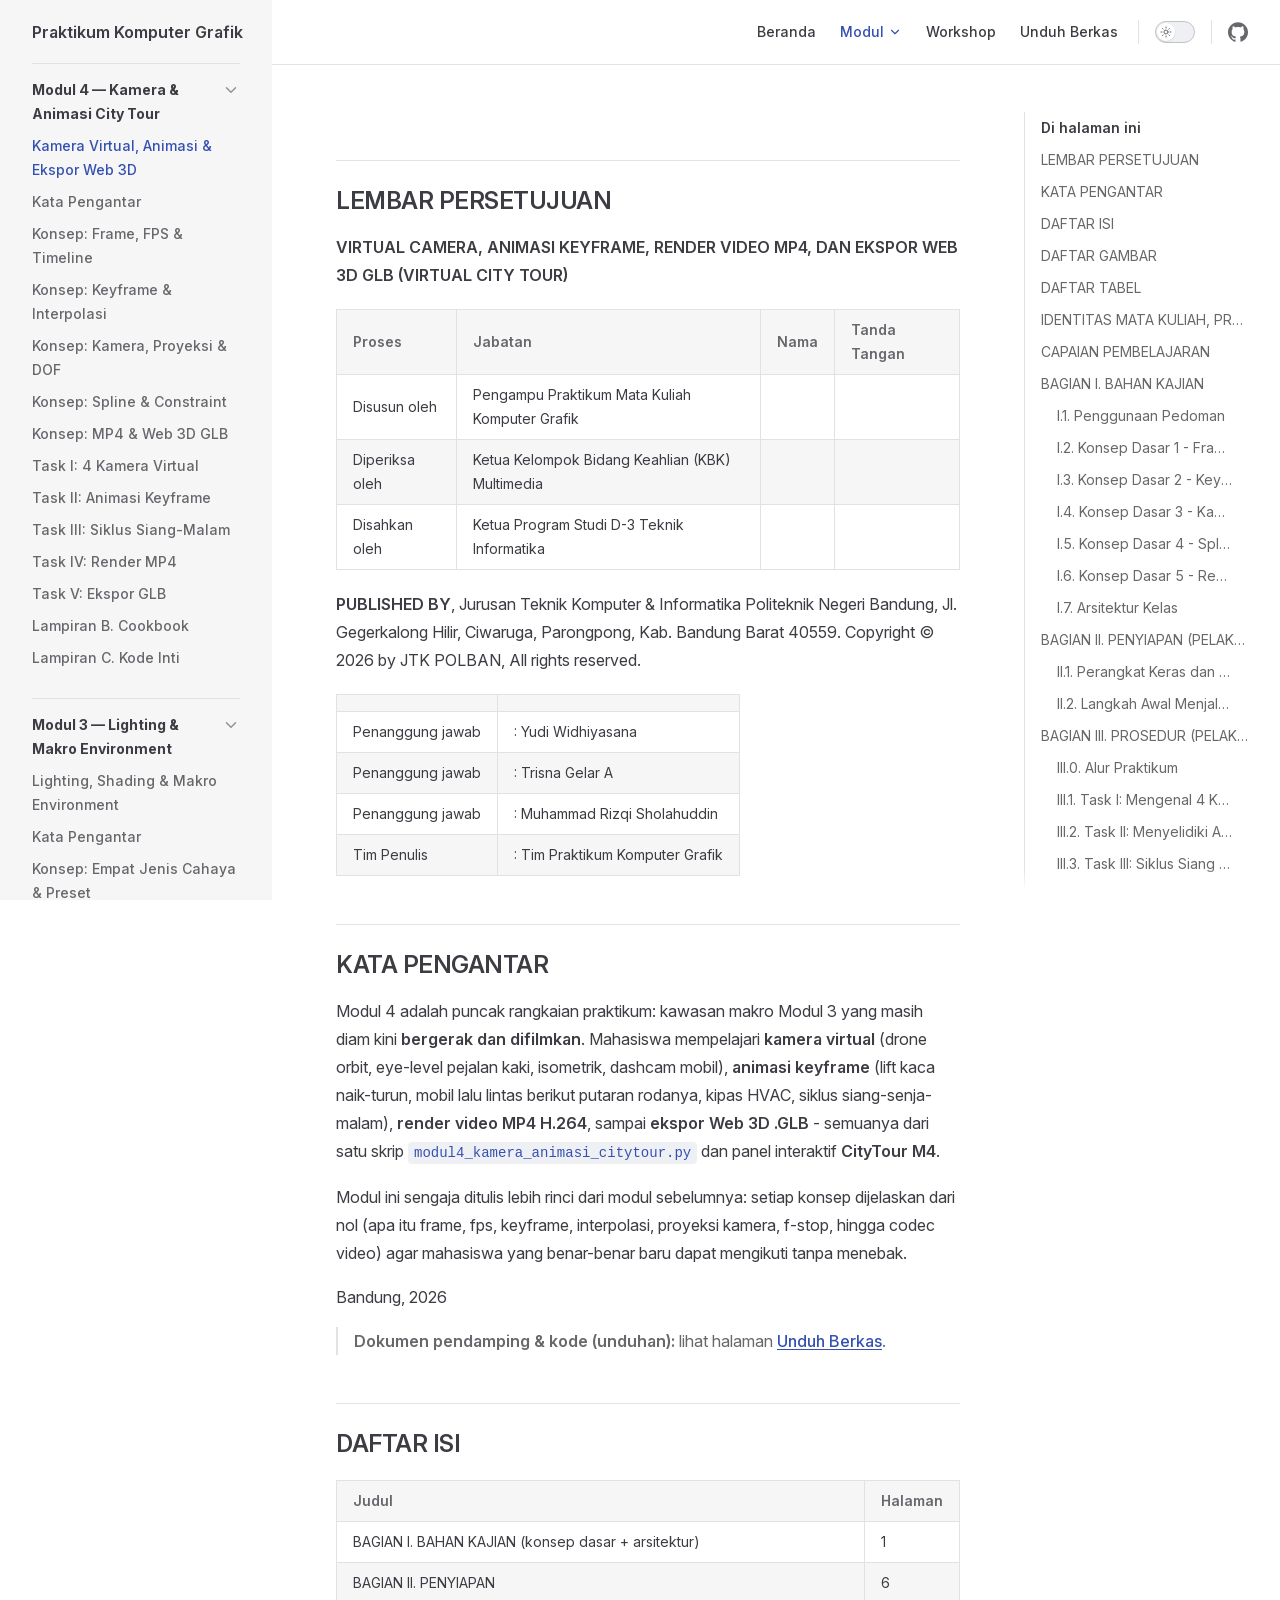
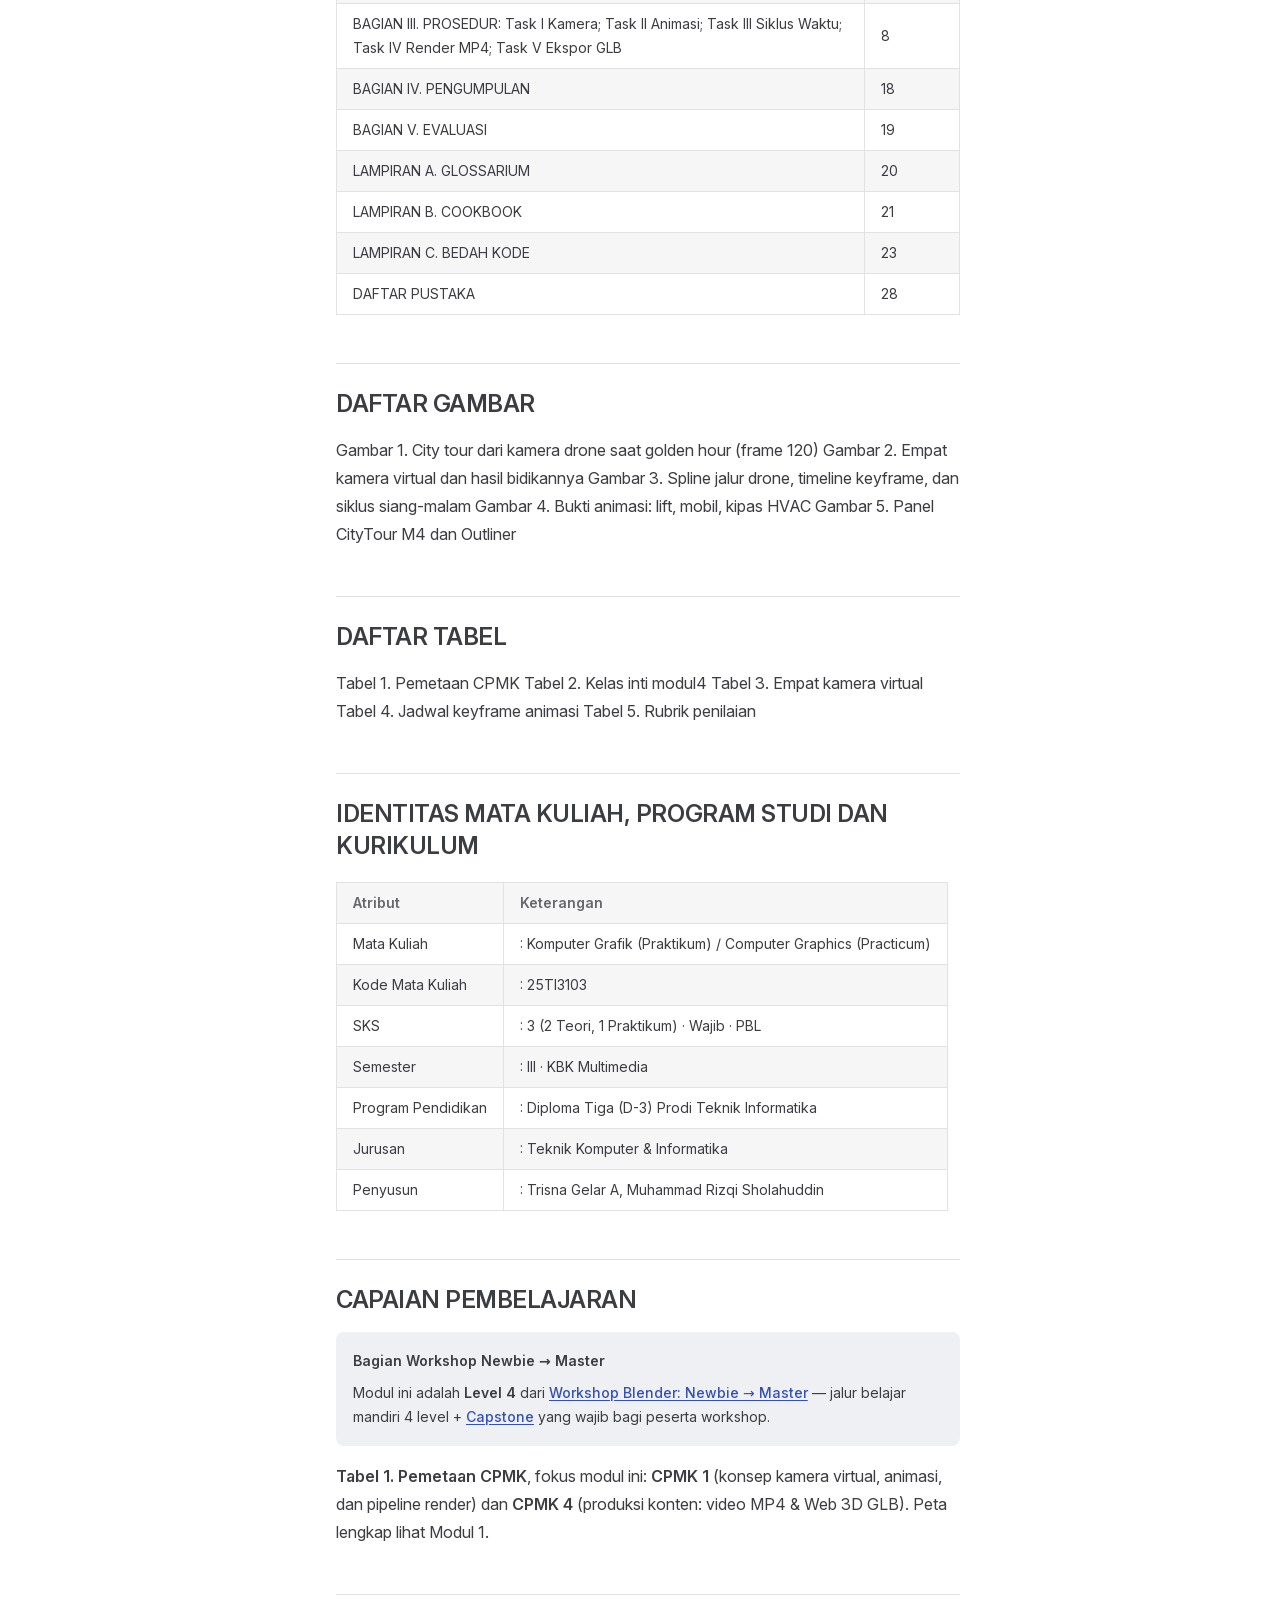
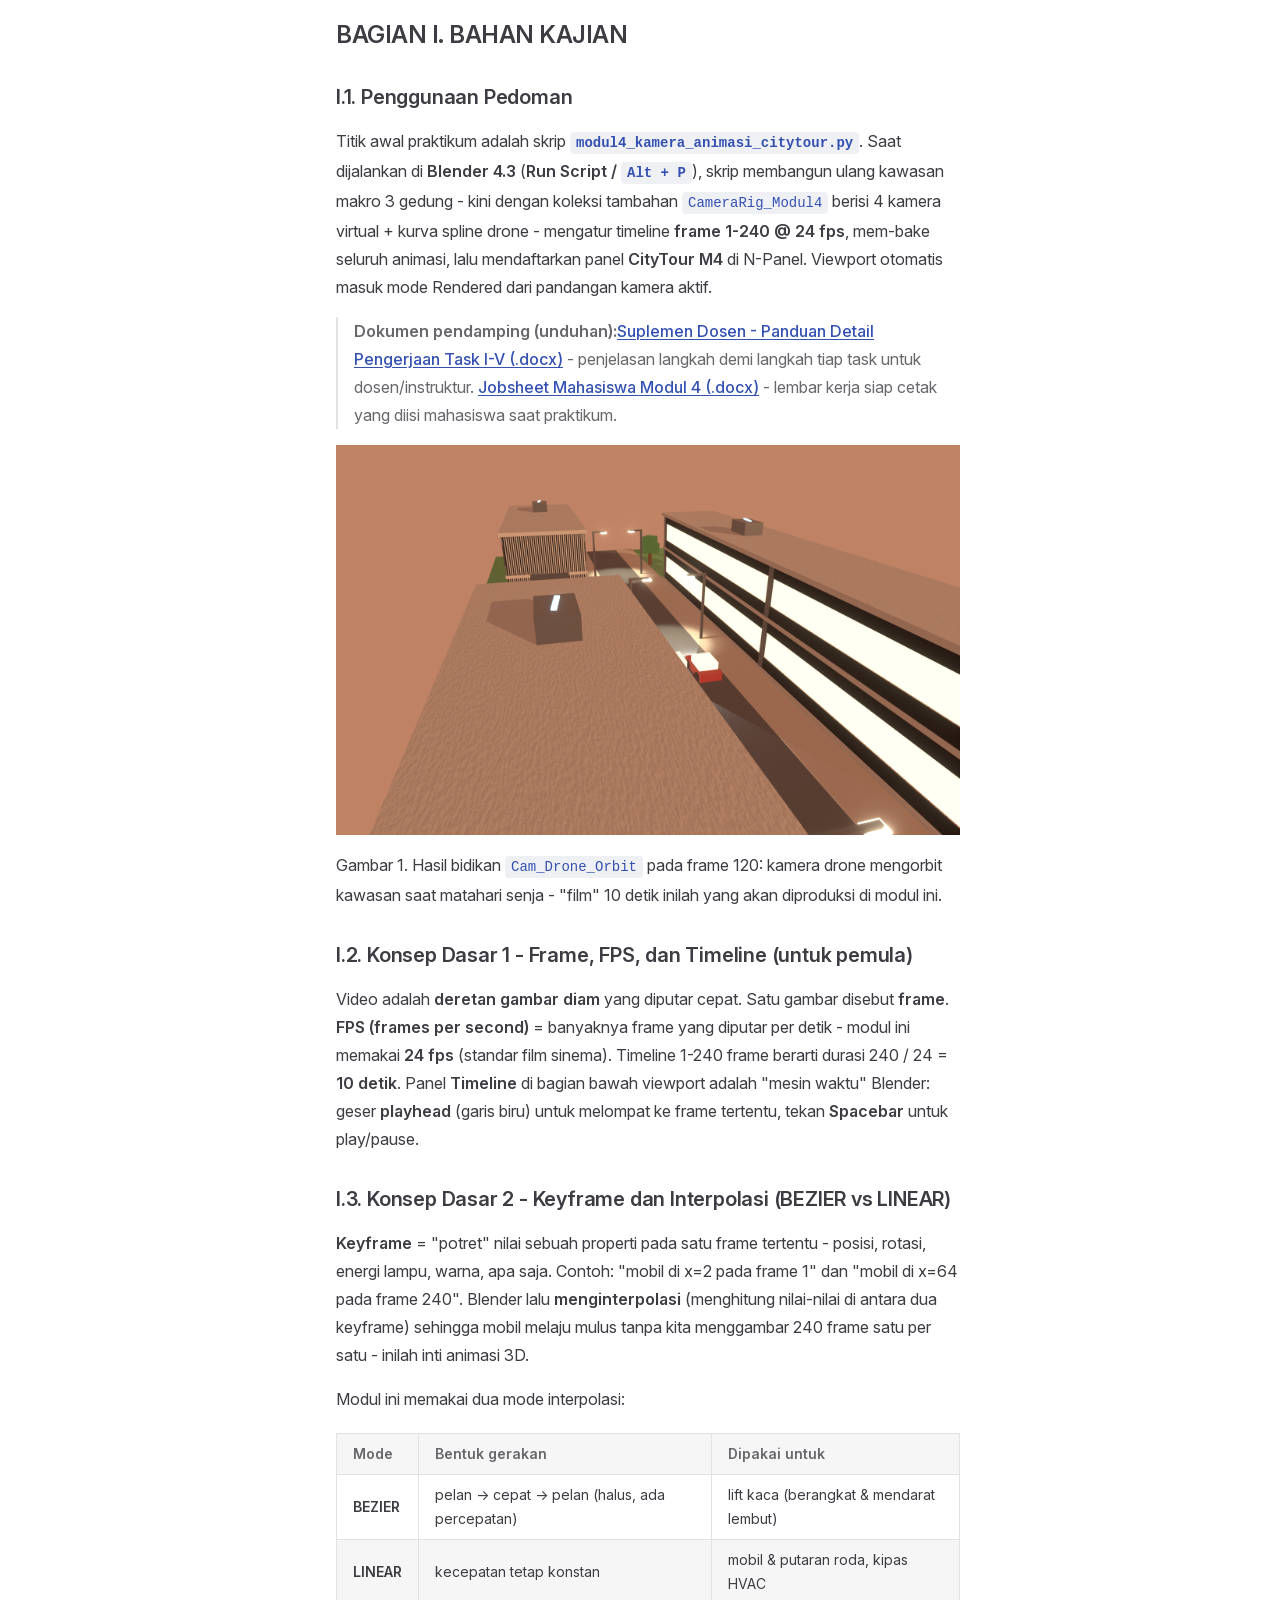
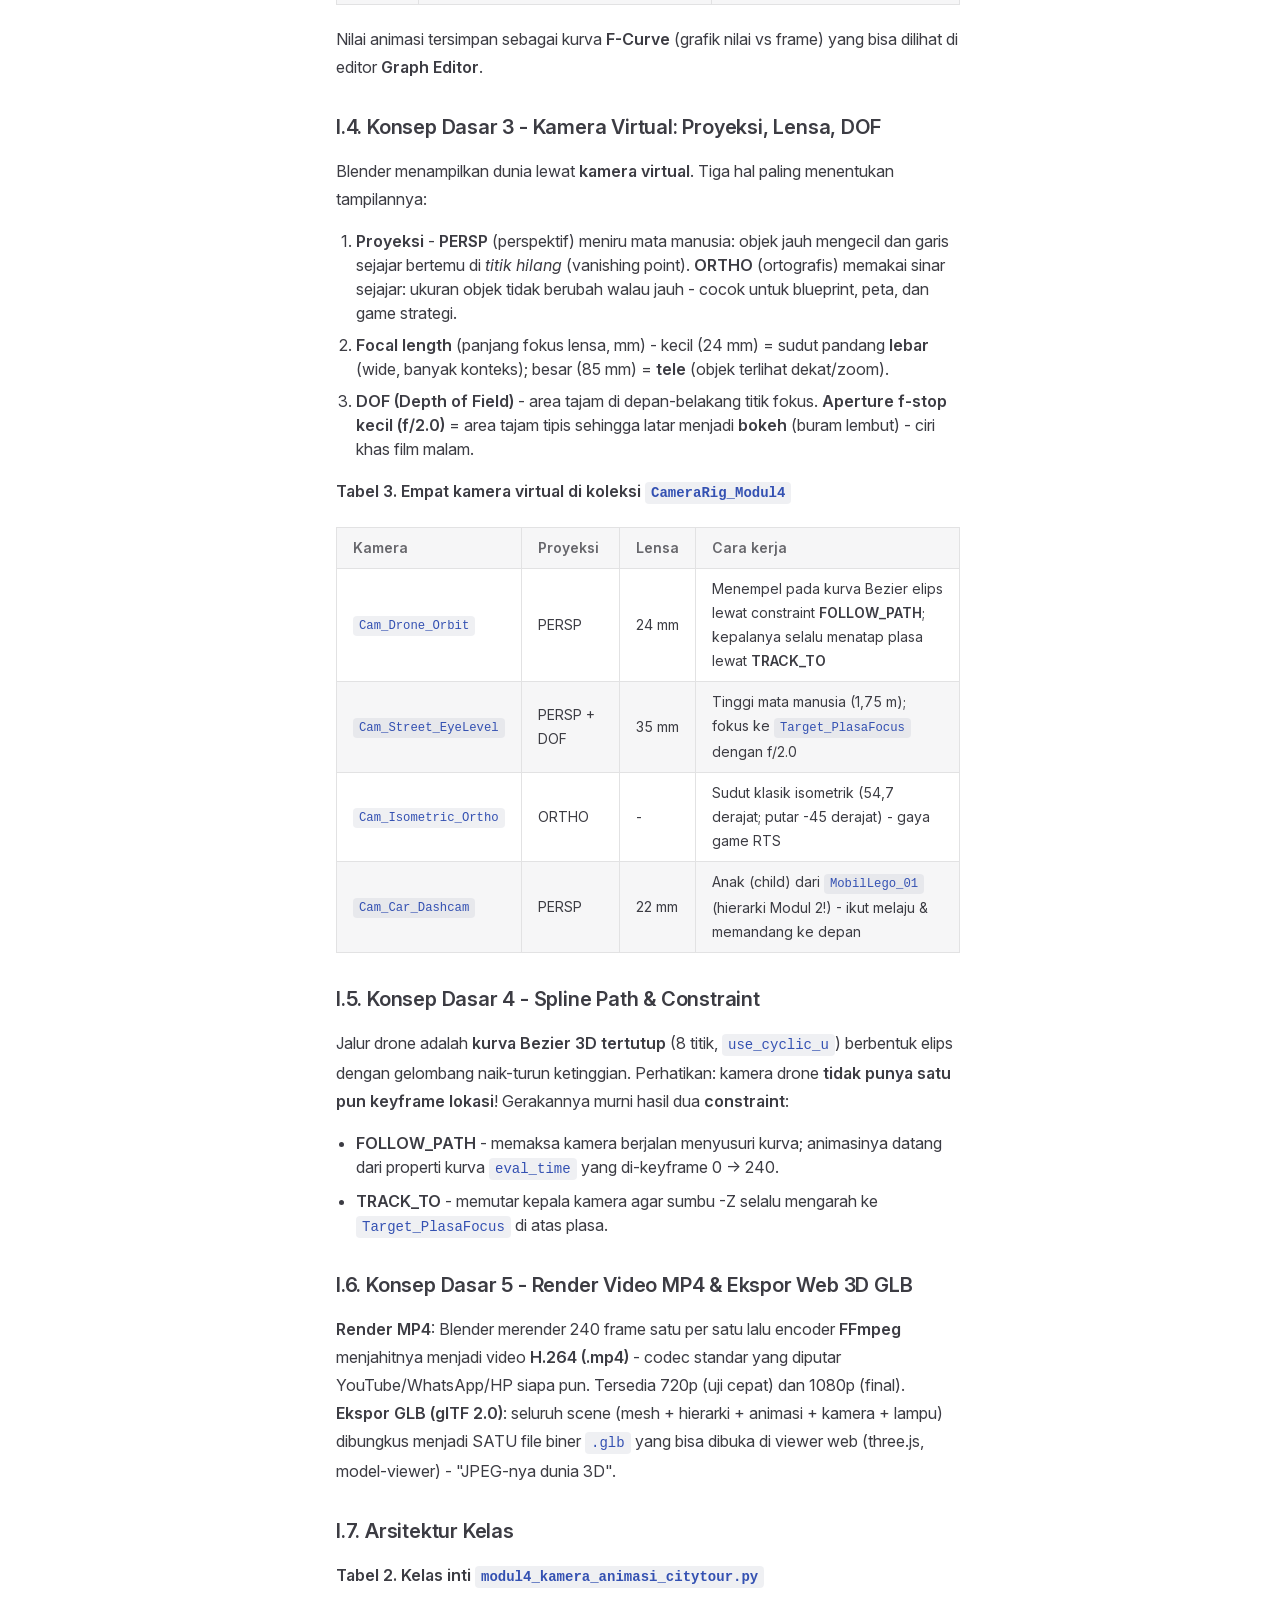
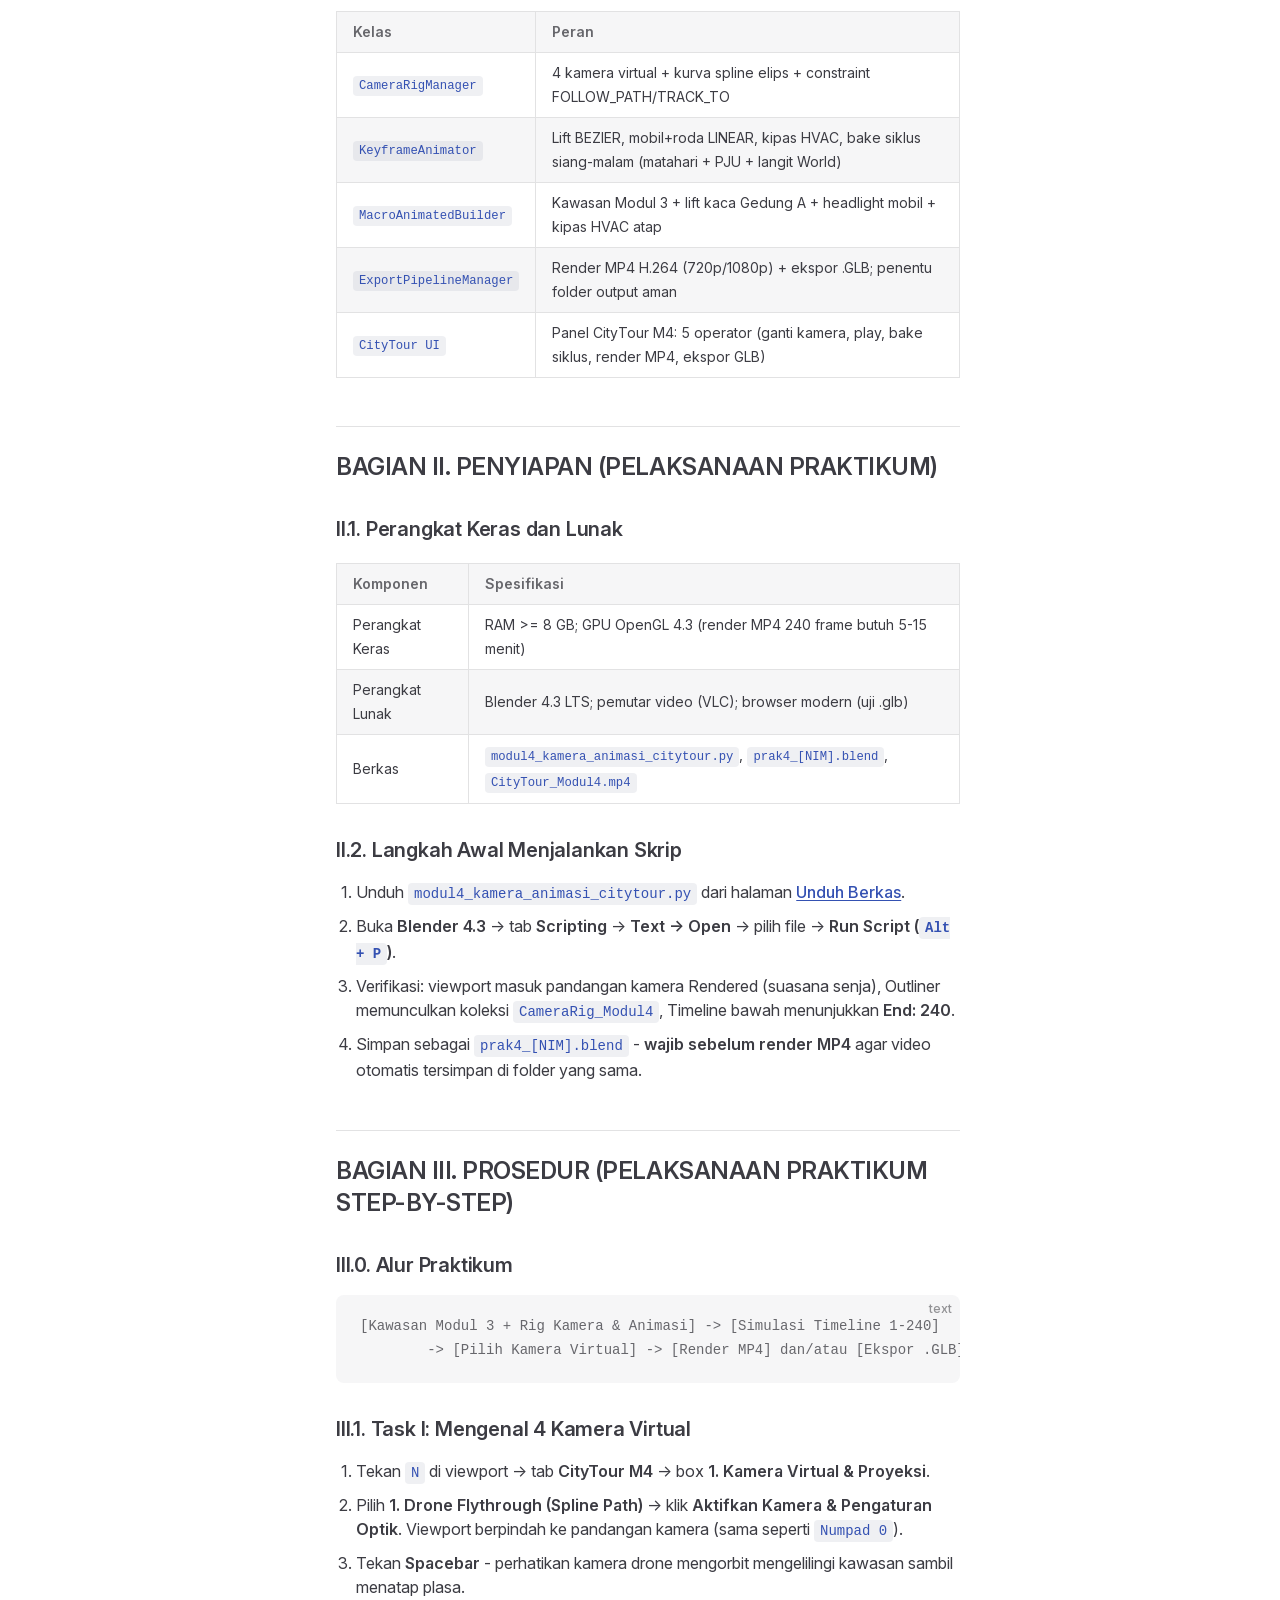
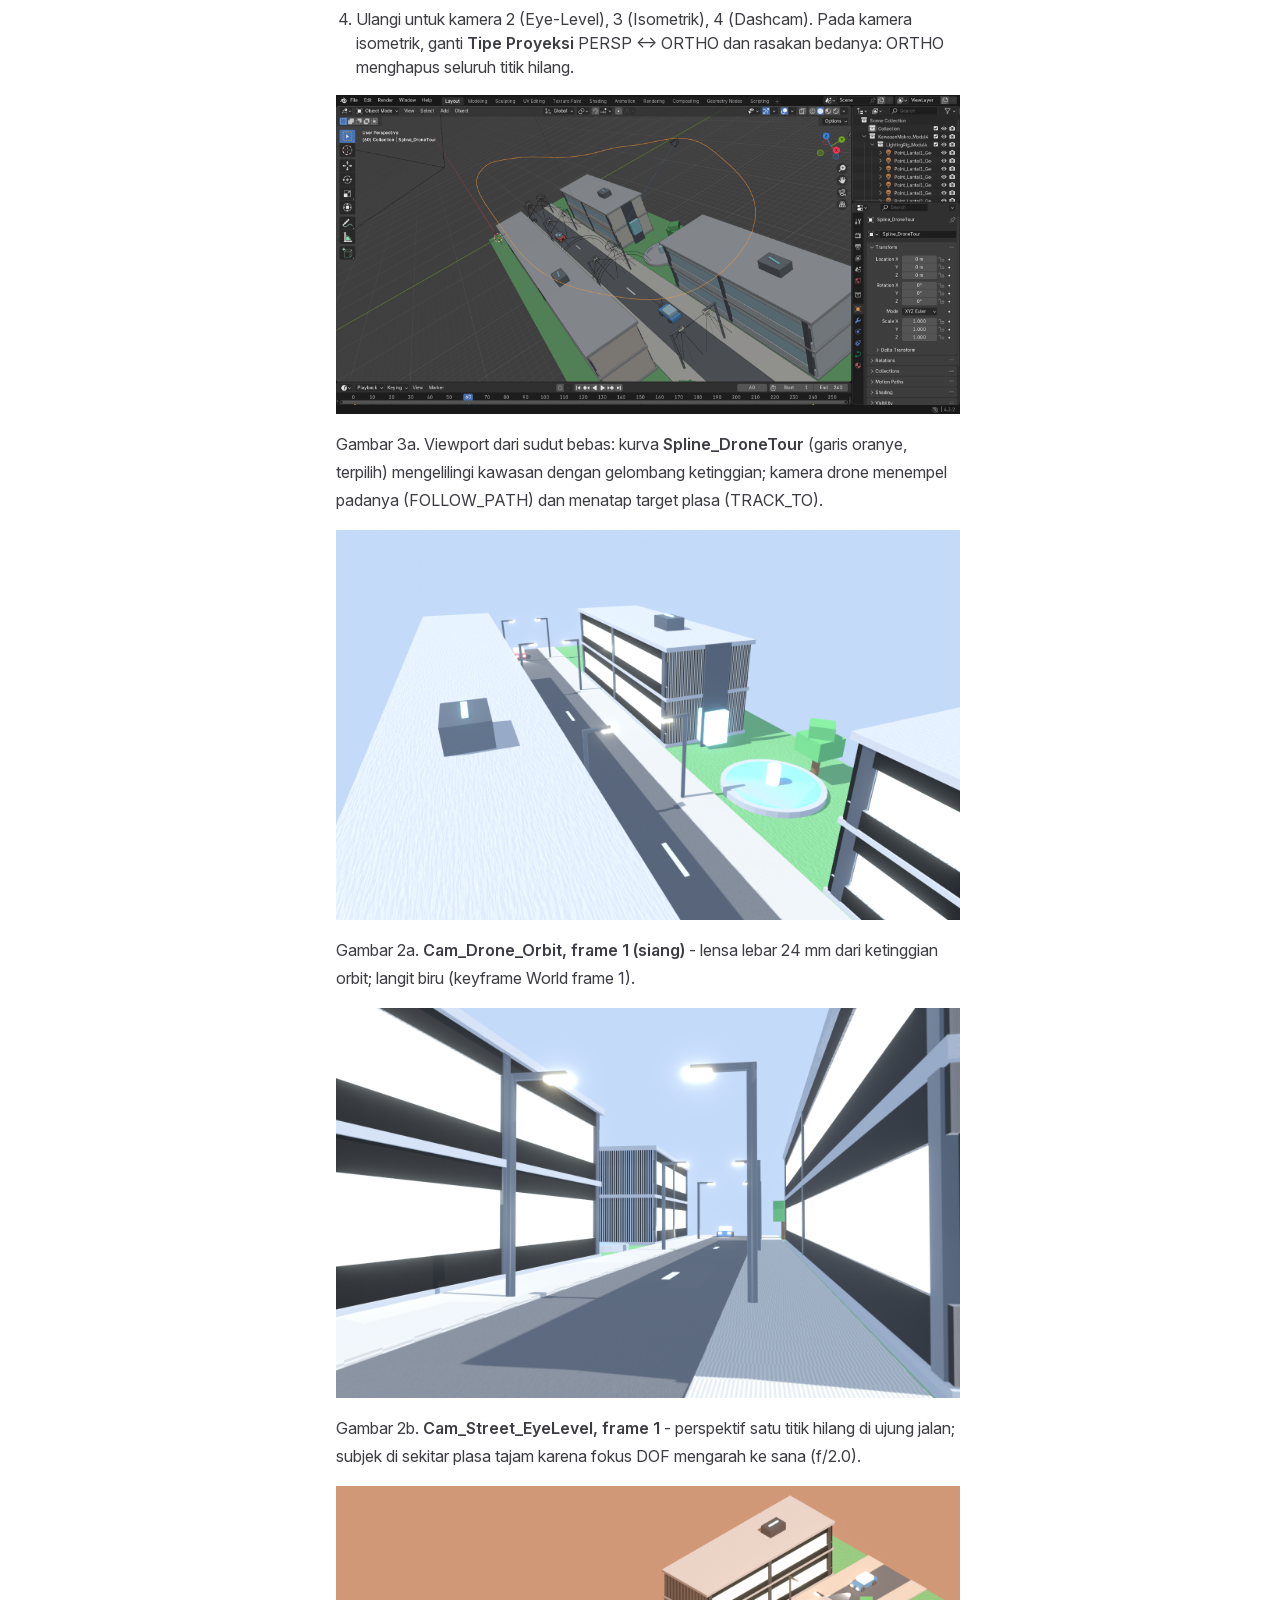
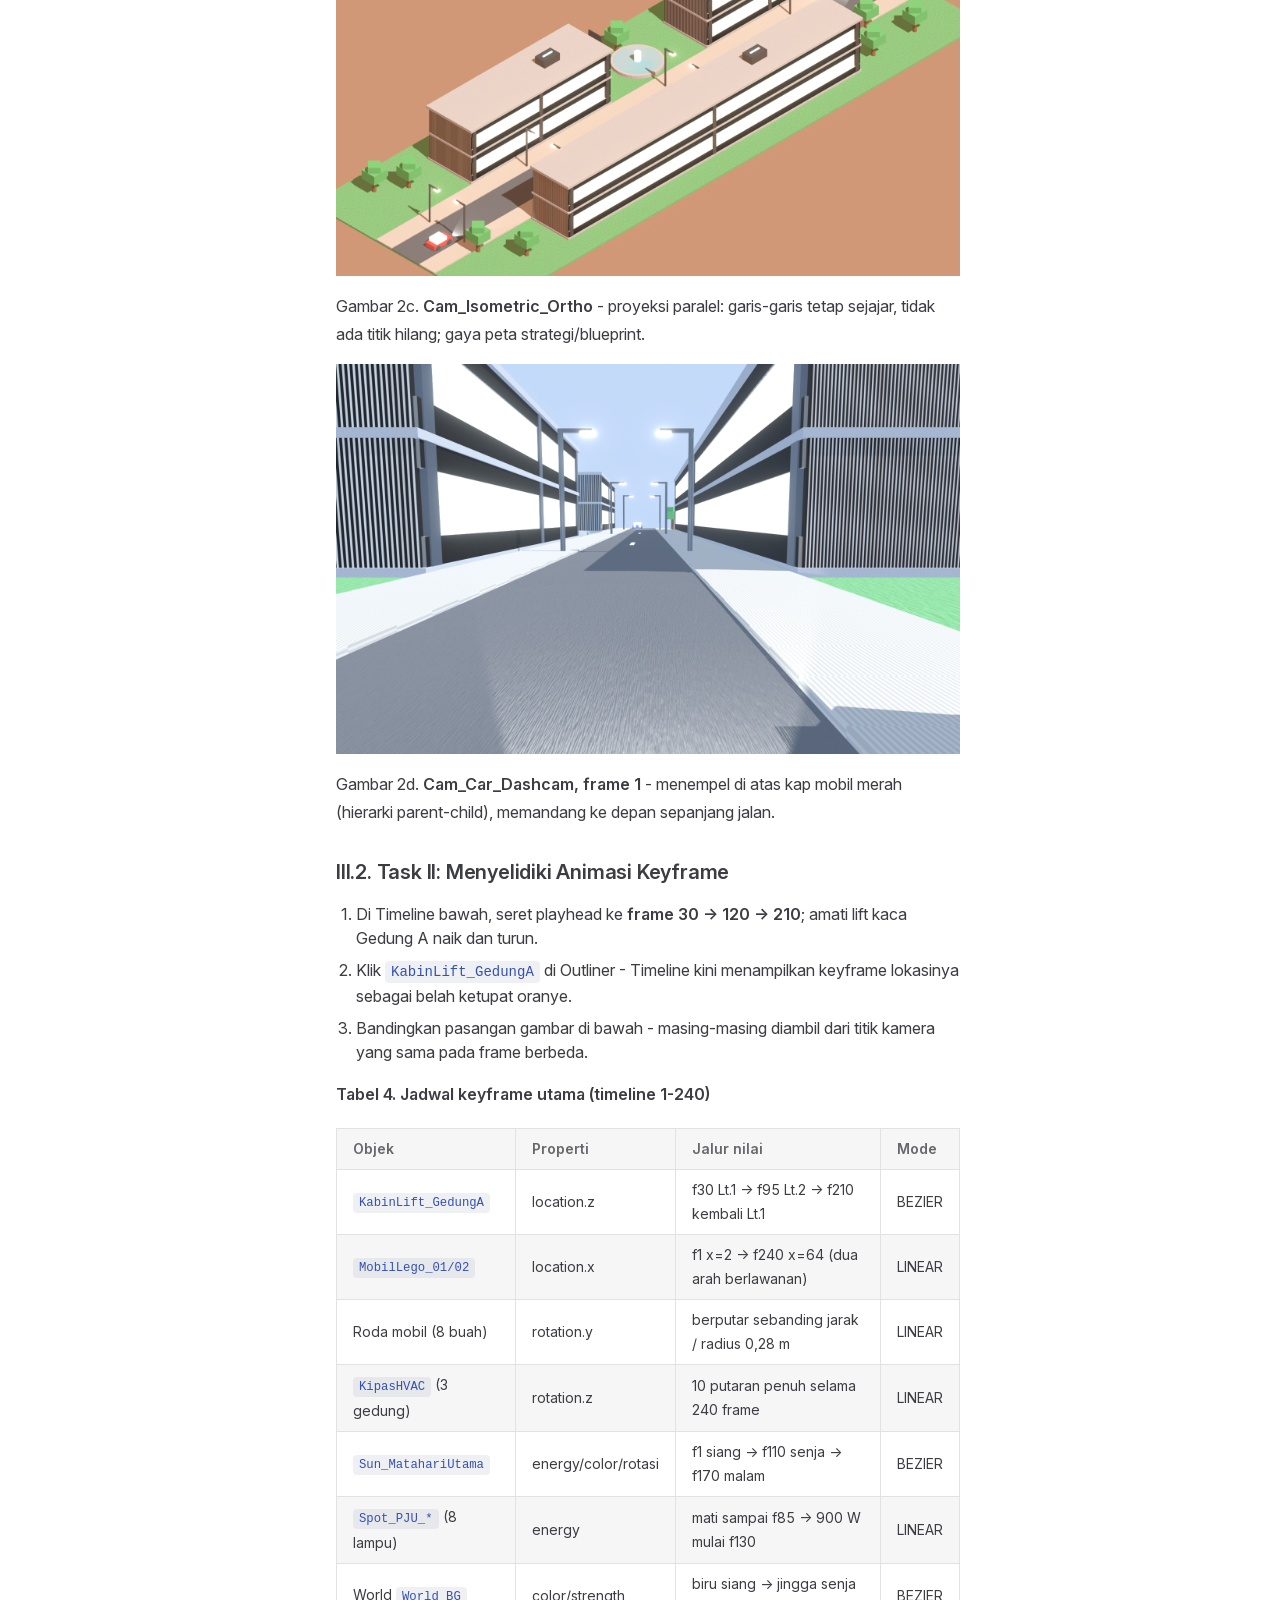
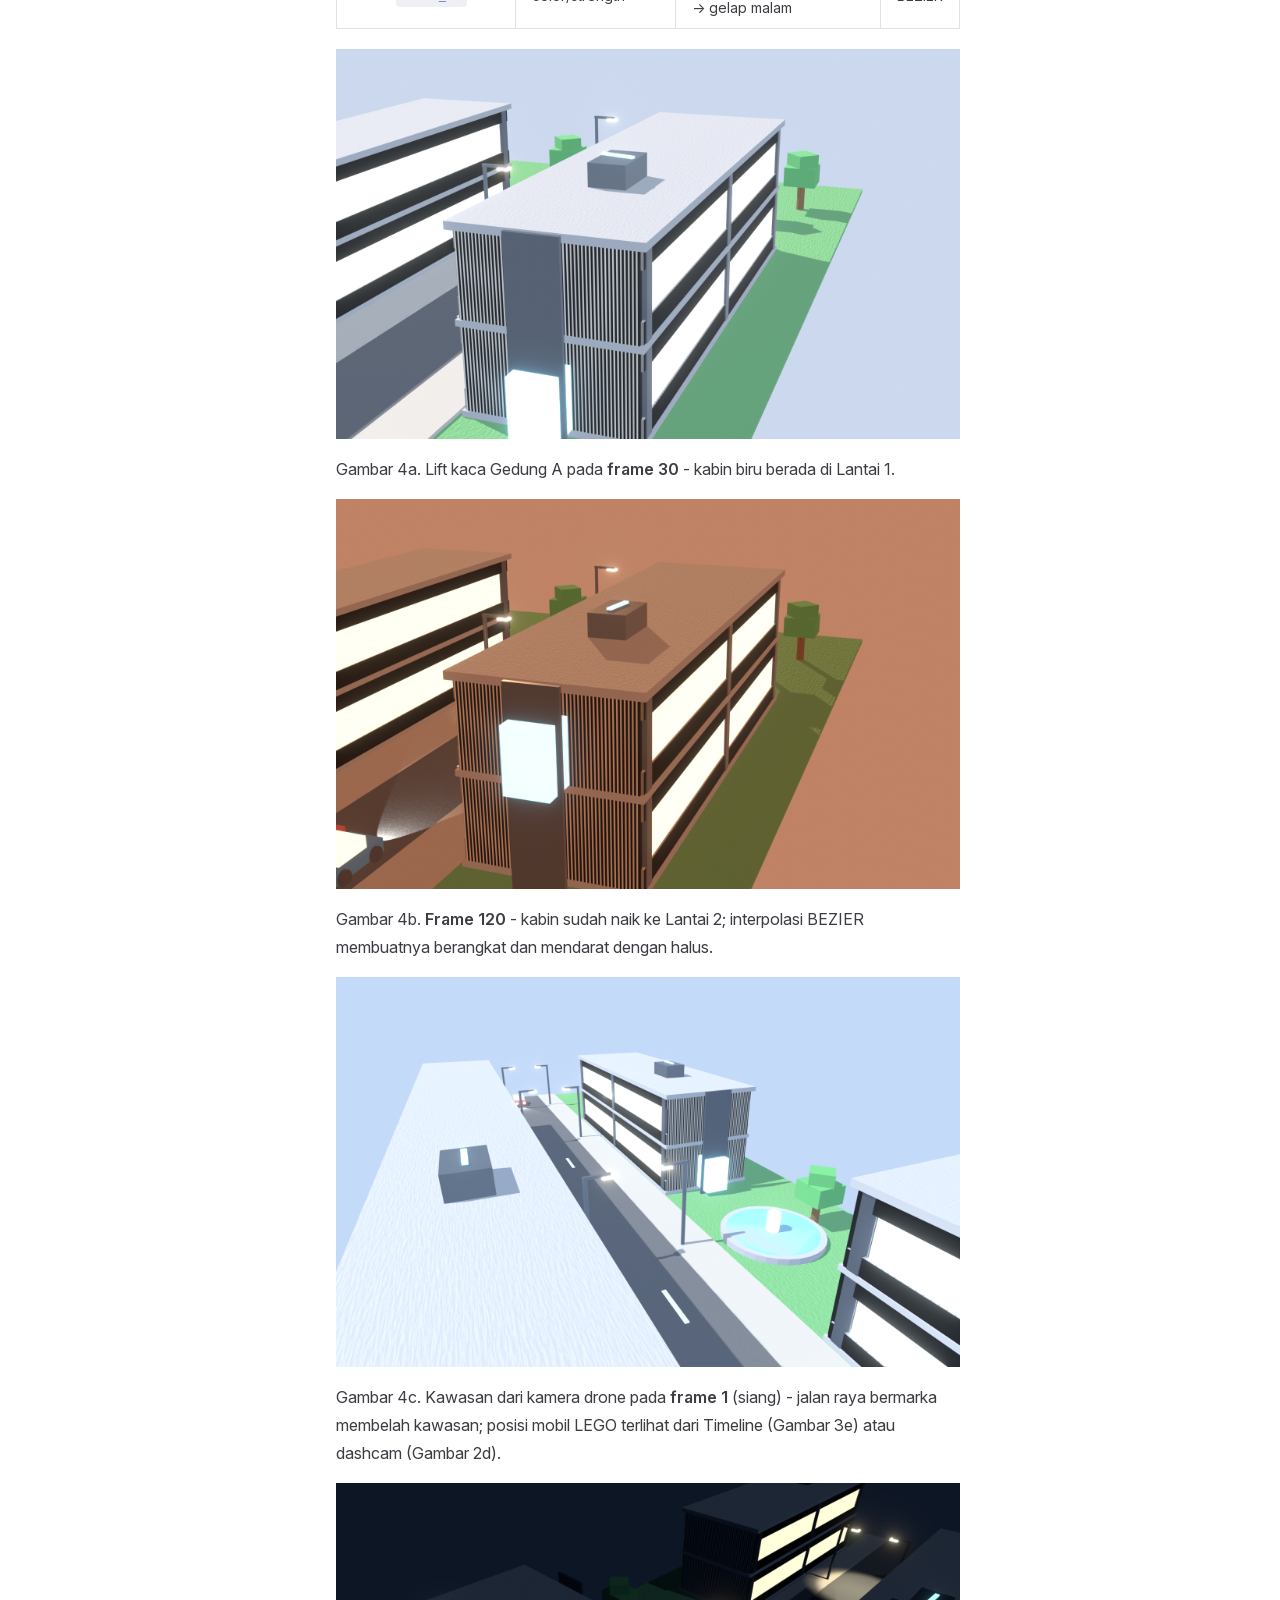
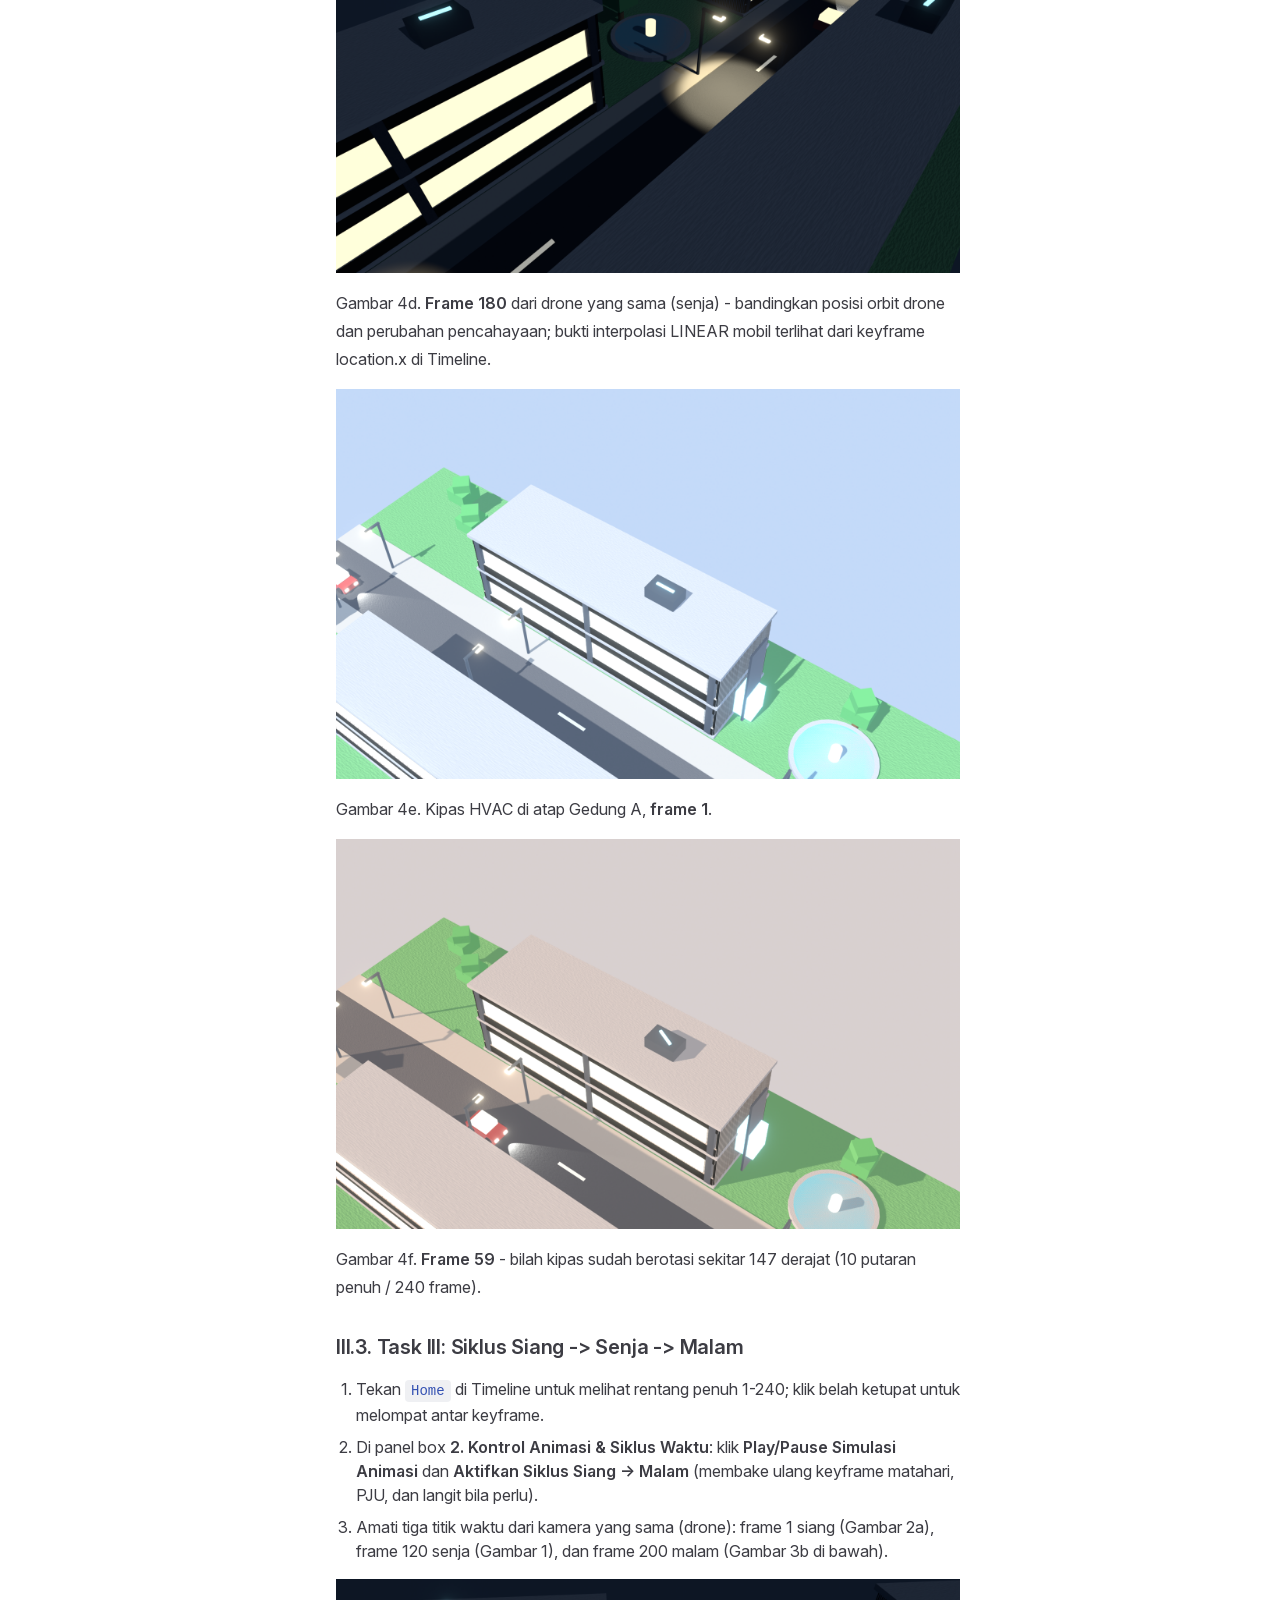
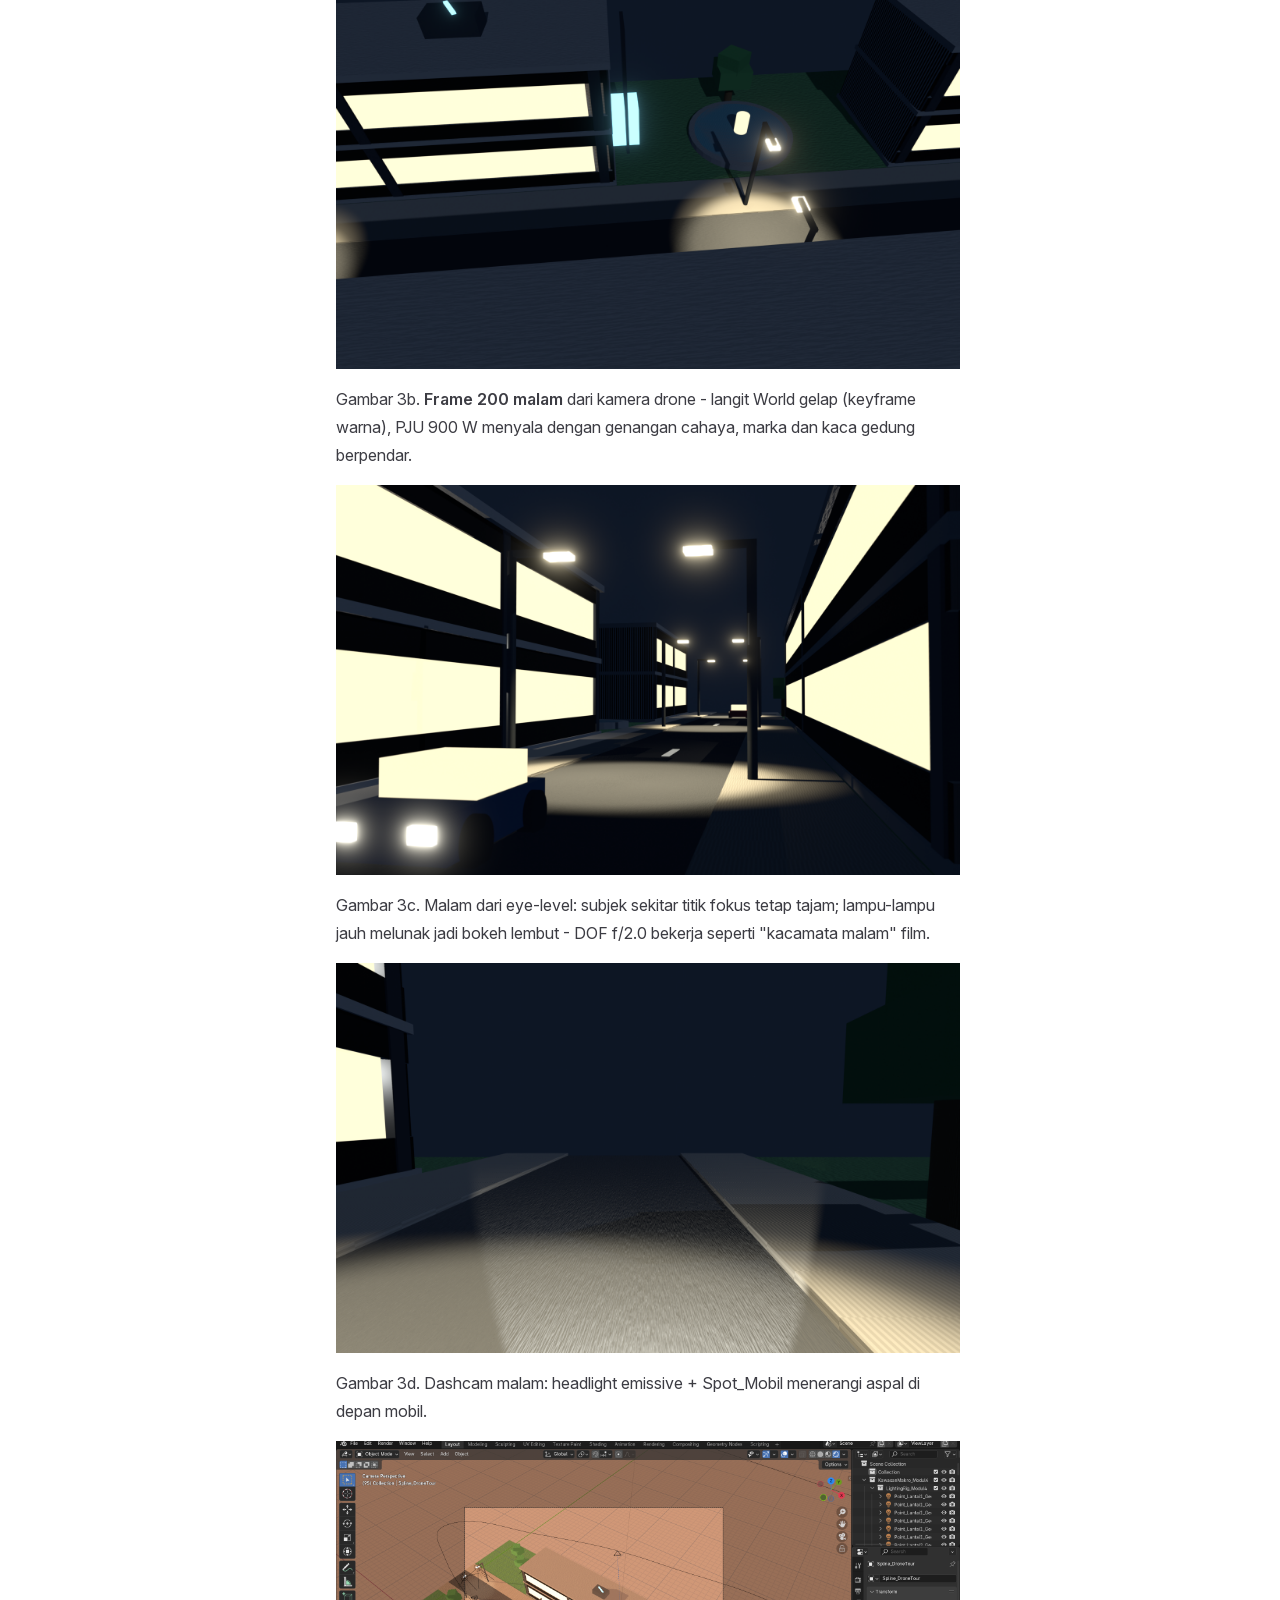
<file: modul/modul-04.html>
<!DOCTYPE html>
<html lang="id" dir="ltr">
  <head>
    <meta charset="utf-8">
    <meta name="viewport" content="width=device-width,initial-scale=1">
    <title>Modul 4 - Kamera Virtual, Animasi &amp; Ekspor Web 3D | Praktikum Komputer Grafik</title>
    <meta name="description" content="Modul praktikum Komputer Grafik D-3 Teknik Informatika JTK POLBAN 2026 — pipeline denah 2D (ASCII & JSON) menjadi 3D dengan Blender 4.3.">
    <meta name="generator" content="VitePress v1.6.4">
    <link rel="preload stylesheet" href="/assets/style.DFTx90Kk.css" as="style">
    <link rel="preload stylesheet" href="/vp-icons.css" as="style">
    
    <script type="module" src="/assets/app.Dk8cOxPW.js"></script>
    <link rel="preload" href="/assets/inter-roman-latin.Di8DUHzh.woff2" as="font" type="font/woff2" crossorigin="">
    <link rel="modulepreload" href="/assets/chunks/theme.CXS6vkly.js">
    <link rel="modulepreload" href="/assets/chunks/framework.B7o6dWmz.js">
    <link rel="modulepreload" href="/assets/chunks/cam-drone-f200.CBVLKMmF.js">
    <link rel="modulepreload" href="/assets/modul_modul-04.md.CrGZmFIk.lean.js">
    <link rel="icon" href="data:image/svg+xml,&lt;svg xmlns=%22http://www.w3.org/2000/svg%22 viewBox=%220 0 100 100%22&gt;&lt;text y=%22.9em%22 font-size=%2290%22&gt;🏠&lt;/text&gt;&lt;/svg&gt;">
    <script id="check-dark-mode">(()=>{const e=localStorage.getItem("vitepress-theme-appearance")||"auto",a=window.matchMedia("(prefers-color-scheme: dark)").matches;(!e||e==="auto"?a:e==="dark")&&document.documentElement.classList.add("dark")})();</script>
    <script id="check-mac-os">document.documentElement.classList.toggle("mac",/Mac|iPhone|iPod|iPad/i.test(navigator.platform));</script>
  </head>
  <body>
    <div id="app"><div class="Layout" data-v-5d98c3a5><!--[--><!--]--><!--[--><span tabindex="-1" data-v-0b0ada53></span><a href="#VPContent" class="VPSkipLink visually-hidden" data-v-0b0ada53>Skip to content</a><!--]--><!----><header class="VPNav" data-v-5d98c3a5 data-v-ae24b3ad><div class="VPNavBar" data-v-ae24b3ad data-v-6aa21345><div class="wrapper" data-v-6aa21345><div class="container" data-v-6aa21345><div class="title" data-v-6aa21345><div class="VPNavBarTitle has-sidebar" data-v-6aa21345 data-v-1168a8e4><a class="title" href="/" data-v-1168a8e4><!--[--><!--]--><!----><span data-v-1168a8e4>Praktikum Komputer Grafik</span><!--[--><!--]--></a></div></div><div class="content" data-v-6aa21345><div class="content-body" data-v-6aa21345><!--[--><!--]--><div class="VPNavBarSearch search" data-v-6aa21345><!----></div><nav aria-labelledby="main-nav-aria-label" class="VPNavBarMenu menu" data-v-6aa21345 data-v-dc692963><span id="main-nav-aria-label" class="visually-hidden" data-v-dc692963> Main Navigation </span><!--[--><!--[--><a class="VPLink link VPNavBarMenuLink" href="/" tabindex="0" data-v-dc692963 data-v-e56f3d57><!--[--><span data-v-e56f3d57>Beranda</span><!--]--></a><!--]--><!--[--><div class="VPFlyout VPNavBarMenuGroup active" data-v-dc692963 data-v-cf11d7a2><button type="button" class="button" aria-haspopup="true" aria-expanded="false" data-v-cf11d7a2><span class="text" data-v-cf11d7a2><!----><span data-v-cf11d7a2>Modul</span><span class="vpi-chevron-down text-icon" data-v-cf11d7a2></span></span></button><div class="menu" data-v-cf11d7a2><div class="VPMenu" data-v-cf11d7a2 data-v-b98bc113><div class="items" data-v-b98bc113><!--[--><!--[--><div class="VPMenuLink" data-v-b98bc113 data-v-35975db6><a class="VPLink link" href="/modul/modul-01.html" data-v-35975db6><!--[--><span data-v-35975db6>Modul 1 — Denah 2D (ASCII & JSON) → 3D</span><!--]--></a></div><!--]--><!--[--><div class="VPMenuLink" data-v-b98bc113 data-v-35975db6><a class="VPLink link" href="/modul/modul-02.html" data-v-35975db6><!--[--><span data-v-35975db6>Modul 2 — Transformasi 3D, Hierarki LEGO & Texture</span><!--]--></a></div><!--]--><!--[--><div class="VPMenuLink" data-v-b98bc113 data-v-35975db6><a class="VPLink link" href="/modul/modul-03.html" data-v-35975db6><!--[--><span data-v-35975db6>Modul 3 — Lighting, Shading & Makro Environment</span><!--]--></a></div><!--]--><!--[--><div class="VPMenuLink" data-v-b98bc113 data-v-35975db6><a class="VPLink link active" href="/modul/modul-04.html" data-v-35975db6><!--[--><span data-v-35975db6>Modul 4 — Kamera Virtual, Animasi & Ekspor Web 3D</span><!--]--></a></div><!--]--><!--]--></div><!--[--><!--]--></div></div></div><!--]--><!--[--><a class="VPLink link VPNavBarMenuLink" href="/workshop.html" tabindex="0" data-v-dc692963 data-v-e56f3d57><!--[--><span data-v-e56f3d57>Workshop</span><!--]--></a><!--]--><!--[--><a class="VPLink link VPNavBarMenuLink" href="/unduh.html" tabindex="0" data-v-dc692963 data-v-e56f3d57><!--[--><span data-v-e56f3d57>Unduh Berkas</span><!--]--></a><!--]--><!--]--></nav><!----><div class="VPNavBarAppearance appearance" data-v-6aa21345 data-v-6c893767><button class="VPSwitch VPSwitchAppearance" type="button" role="switch" title aria-checked="false" data-v-6c893767 data-v-5337faa4 data-v-1d5665e3><span class="check" data-v-1d5665e3><span class="icon" data-v-1d5665e3><!--[--><span class="vpi-sun sun" data-v-5337faa4></span><span class="vpi-moon moon" data-v-5337faa4></span><!--]--></span></span></button></div><div class="VPSocialLinks VPNavBarSocialLinks social-links" data-v-6aa21345 data-v-0394ad82 data-v-7bc22406><!--[--><a class="VPSocialLink no-icon" href="https://github.com/kyeiki/blenderd32026" aria-label="github" target="_blank" rel="noopener" data-v-7bc22406 data-v-bd121fe5><span class="vpi-social-github"></span></a><!--]--></div><div class="VPFlyout VPNavBarExtra extra" data-v-6aa21345 data-v-bb2aa2f0 data-v-cf11d7a2><button type="button" class="button" aria-haspopup="true" aria-expanded="false" aria-label="extra navigation" data-v-cf11d7a2><span class="vpi-more-horizontal icon" data-v-cf11d7a2></span></button><div class="menu" data-v-cf11d7a2><div class="VPMenu" data-v-cf11d7a2 data-v-b98bc113><!----><!--[--><!--[--><!----><div class="group" data-v-bb2aa2f0><div class="item appearance" data-v-bb2aa2f0><p class="label" data-v-bb2aa2f0>Tema</p><div class="appearance-action" data-v-bb2aa2f0><button class="VPSwitch VPSwitchAppearance" type="button" role="switch" title aria-checked="false" data-v-bb2aa2f0 data-v-5337faa4 data-v-1d5665e3><span class="check" data-v-1d5665e3><span class="icon" data-v-1d5665e3><!--[--><span class="vpi-sun sun" data-v-5337faa4></span><span class="vpi-moon moon" data-v-5337faa4></span><!--]--></span></span></button></div></div></div><div class="group" data-v-bb2aa2f0><div class="item social-links" data-v-bb2aa2f0><div class="VPSocialLinks social-links-list" data-v-bb2aa2f0 data-v-7bc22406><!--[--><a class="VPSocialLink no-icon" href="https://github.com/kyeiki/blenderd32026" aria-label="github" target="_blank" rel="noopener" data-v-7bc22406 data-v-bd121fe5><span class="vpi-social-github"></span></a><!--]--></div></div></div><!--]--><!--]--></div></div></div><!--[--><!--]--><button type="button" class="VPNavBarHamburger hamburger" aria-label="mobile navigation" aria-expanded="false" aria-controls="VPNavScreen" data-v-6aa21345 data-v-e5dd9c1c><span class="container" data-v-e5dd9c1c><span class="top" data-v-e5dd9c1c></span><span class="middle" data-v-e5dd9c1c></span><span class="bottom" data-v-e5dd9c1c></span></span></button></div></div></div></div><div class="divider" data-v-6aa21345><div class="divider-line" data-v-6aa21345></div></div></div><!----></header><div class="VPLocalNav has-sidebar empty" data-v-5d98c3a5 data-v-a6f0e41e><div class="container" data-v-a6f0e41e><button class="menu" aria-expanded="false" aria-controls="VPSidebarNav" data-v-a6f0e41e><span class="vpi-align-left menu-icon" data-v-a6f0e41e></span><span class="menu-text" data-v-a6f0e41e>Menu</span></button><div class="VPLocalNavOutlineDropdown" style="--vp-vh:0px;" data-v-a6f0e41e data-v-8a42e2b4><button data-v-8a42e2b4>Kembali ke atas</button><!----></div></div></div><aside class="VPSidebar" data-v-5d98c3a5 data-v-319d5ca6><div class="curtain" data-v-319d5ca6></div><nav class="nav" id="VPSidebarNav" aria-labelledby="sidebar-aria-label" tabindex="-1" data-v-319d5ca6><span class="visually-hidden" id="sidebar-aria-label" data-v-319d5ca6> Sidebar Navigation </span><!--[--><!--]--><!--[--><div class="no-transition group" data-v-c40bc020><section class="VPSidebarItem level-0 collapsible has-active" data-v-c40bc020 data-v-b3fd67f8><div class="item" role="button" tabindex="0" data-v-b3fd67f8><div class="indicator" data-v-b3fd67f8></div><h2 class="text" data-v-b3fd67f8>Modul 4 — Kamera & Animasi City Tour</h2><div class="caret" role="button" aria-label="toggle section" tabindex="0" data-v-b3fd67f8><span class="vpi-chevron-right caret-icon" data-v-b3fd67f8></span></div></div><div class="items" data-v-b3fd67f8><!--[--><div class="VPSidebarItem level-1 is-link" data-v-b3fd67f8><div class="item" data-v-b3fd67f8><div class="indicator" data-v-b3fd67f8></div><a class="VPLink link link" href="/modul/modul-04.html" data-v-b3fd67f8><!--[--><p class="text" data-v-b3fd67f8>Kamera Virtual, Animasi & Ekspor Web 3D</p><!--]--></a><!----></div><!----></div><div class="VPSidebarItem level-1 is-link" data-v-b3fd67f8><div class="item" data-v-b3fd67f8><div class="indicator" data-v-b3fd67f8></div><a class="VPLink link link" href="/modul/modul-04.html#kata-pengantar" data-v-b3fd67f8><!--[--><p class="text" data-v-b3fd67f8>Kata Pengantar</p><!--]--></a><!----></div><!----></div><div class="VPSidebarItem level-1 is-link" data-v-b3fd67f8><div class="item" data-v-b3fd67f8><div class="indicator" data-v-b3fd67f8></div><a class="VPLink link link" href="/modul/modul-04.html#i-2-konsep-dasar-1-frame-fps-dan-timeline-untuk-pemula" data-v-b3fd67f8><!--[--><p class="text" data-v-b3fd67f8>Konsep: Frame, FPS & Timeline</p><!--]--></a><!----></div><!----></div><div class="VPSidebarItem level-1 is-link" data-v-b3fd67f8><div class="item" data-v-b3fd67f8><div class="indicator" data-v-b3fd67f8></div><a class="VPLink link link" href="/modul/modul-04.html#i-3-konsep-dasar-2-keyframe-dan-interpolasi-bezier-vs-linear" data-v-b3fd67f8><!--[--><p class="text" data-v-b3fd67f8>Konsep: Keyframe & Interpolasi</p><!--]--></a><!----></div><!----></div><div class="VPSidebarItem level-1 is-link" data-v-b3fd67f8><div class="item" data-v-b3fd67f8><div class="indicator" data-v-b3fd67f8></div><a class="VPLink link link" href="/modul/modul-04.html#i-4-konsep-dasar-3-kamera-virtual-proyeksi-lensa-dof" data-v-b3fd67f8><!--[--><p class="text" data-v-b3fd67f8>Konsep: Kamera, Proyeksi & DOF</p><!--]--></a><!----></div><!----></div><div class="VPSidebarItem level-1 is-link" data-v-b3fd67f8><div class="item" data-v-b3fd67f8><div class="indicator" data-v-b3fd67f8></div><a class="VPLink link link" href="/modul/modul-04.html#i-5-konsep-dasar-4-spline-path-constraint" data-v-b3fd67f8><!--[--><p class="text" data-v-b3fd67f8>Konsep: Spline & Constraint</p><!--]--></a><!----></div><!----></div><div class="VPSidebarItem level-1 is-link" data-v-b3fd67f8><div class="item" data-v-b3fd67f8><div class="indicator" data-v-b3fd67f8></div><a class="VPLink link link" href="/modul/modul-04.html#i-6-konsep-dasar-5-render-video-mp4-ekspor-web-3d-glb" data-v-b3fd67f8><!--[--><p class="text" data-v-b3fd67f8>Konsep: MP4 & Web 3D GLB</p><!--]--></a><!----></div><!----></div><div class="VPSidebarItem level-1 is-link" data-v-b3fd67f8><div class="item" data-v-b3fd67f8><div class="indicator" data-v-b3fd67f8></div><a class="VPLink link link" href="/modul/modul-04.html#iii-1-task-i-mengenal-4-kamera-virtual" data-v-b3fd67f8><!--[--><p class="text" data-v-b3fd67f8>Task I: 4 Kamera Virtual</p><!--]--></a><!----></div><!----></div><div class="VPSidebarItem level-1 is-link" data-v-b3fd67f8><div class="item" data-v-b3fd67f8><div class="indicator" data-v-b3fd67f8></div><a class="VPLink link link" href="/modul/modul-04.html#iii-2-task-ii-menyelidiki-animasi-keyframe" data-v-b3fd67f8><!--[--><p class="text" data-v-b3fd67f8>Task II: Animasi Keyframe</p><!--]--></a><!----></div><!----></div><div class="VPSidebarItem level-1 is-link" data-v-b3fd67f8><div class="item" data-v-b3fd67f8><div class="indicator" data-v-b3fd67f8></div><a class="VPLink link link" href="/modul/modul-04.html#iii-3-task-iii-siklus-siang-senja-malam" data-v-b3fd67f8><!--[--><p class="text" data-v-b3fd67f8>Task III: Siklus Siang-Malam</p><!--]--></a><!----></div><!----></div><div class="VPSidebarItem level-1 is-link" data-v-b3fd67f8><div class="item" data-v-b3fd67f8><div class="indicator" data-v-b3fd67f8></div><a class="VPLink link link" href="/modul/modul-04.html#iii-4-task-iv-render-animasi-ke-video-mp4" data-v-b3fd67f8><!--[--><p class="text" data-v-b3fd67f8>Task IV: Render MP4</p><!--]--></a><!----></div><!----></div><div class="VPSidebarItem level-1 is-link" data-v-b3fd67f8><div class="item" data-v-b3fd67f8><div class="indicator" data-v-b3fd67f8></div><a class="VPLink link link" href="/modul/modul-04.html#iii-5-task-v-ekspor-web-3d-glb" data-v-b3fd67f8><!--[--><p class="text" data-v-b3fd67f8>Task V: Ekspor GLB</p><!--]--></a><!----></div><!----></div><div class="VPSidebarItem level-1 is-link" data-v-b3fd67f8><div class="item" data-v-b3fd67f8><div class="indicator" data-v-b3fd67f8></div><a class="VPLink link link" href="/modul/modul-04.html#lampiran-b-cookbook-resep-cepat" data-v-b3fd67f8><!--[--><p class="text" data-v-b3fd67f8>Lampiran B. Cookbook</p><!--]--></a><!----></div><!----></div><div class="VPSidebarItem level-1 is-link" data-v-b3fd67f8><div class="item" data-v-b3fd67f8><div class="indicator" data-v-b3fd67f8></div><a class="VPLink link link" href="/modul/modul-04.html#lampiran-c-bedah-detail-kode-inti-modul4-kamera-animasi-citytour-py" data-v-b3fd67f8><!--[--><p class="text" data-v-b3fd67f8>Lampiran C. Kode Inti</p><!--]--></a><!----></div><!----></div><!--]--></div></section></div><div class="no-transition group" data-v-c40bc020><section class="VPSidebarItem level-0 collapsible" data-v-c40bc020 data-v-b3fd67f8><div class="item" role="button" tabindex="0" data-v-b3fd67f8><div class="indicator" data-v-b3fd67f8></div><h2 class="text" data-v-b3fd67f8>Modul 3 — Lighting & Makro Environment</h2><div class="caret" role="button" aria-label="toggle section" tabindex="0" data-v-b3fd67f8><span class="vpi-chevron-right caret-icon" data-v-b3fd67f8></span></div></div><div class="items" data-v-b3fd67f8><!--[--><div class="VPSidebarItem level-1 is-link" data-v-b3fd67f8><div class="item" data-v-b3fd67f8><div class="indicator" data-v-b3fd67f8></div><a class="VPLink link link" href="/modul/modul-03.html" data-v-b3fd67f8><!--[--><p class="text" data-v-b3fd67f8>Lighting, Shading & Makro Environment</p><!--]--></a><!----></div><!----></div><div class="VPSidebarItem level-1 is-link" data-v-b3fd67f8><div class="item" data-v-b3fd67f8><div class="indicator" data-v-b3fd67f8></div><a class="VPLink link link" href="/modul/modul-03.html#kata-pengantar" data-v-b3fd67f8><!--[--><p class="text" data-v-b3fd67f8>Kata Pengantar</p><!--]--></a><!----></div><!----></div><div class="VPSidebarItem level-1 is-link" data-v-b3fd67f8><div class="item" data-v-b3fd67f8><div class="indicator" data-v-b3fd67f8></div><a class="VPLink link link" href="/modul/modul-03.html#i-4-konsep-kunci-1-empat-jenis-cahaya-preset-suasana-lightingrigmanager" data-v-b3fd67f8><!--[--><p class="text" data-v-b3fd67f8>Konsep: Empat Jenis Cahaya & Preset</p><!--]--></a><!----></div><!----></div><div class="VPSidebarItem level-1 is-link" data-v-b3fd67f8><div class="item" data-v-b3fd67f8><div class="indicator" data-v-b3fd67f8></div><a class="VPLink link link" href="/modul/modul-03.html#i-5-konsep-kunci-2-masterplan-ascii-gedung-2-lantai-asciimacroparser-macroassetbuilder" data-v-b3fd67f8><!--[--><p class="text" data-v-b3fd67f8>Konsep: Masterplan ASCII & Gedung 2 Lt</p><!--]--></a><!----></div><!----></div><div class="VPSidebarItem level-1 is-link" data-v-b3fd67f8><div class="item" data-v-b3fd67f8><div class="indicator" data-v-b3fd67f8></div><a class="VPLink link link" href="/modul/modul-03.html#i-6-konsep-kunci-3-shading-emisif-atmosfer-malam" data-v-b3fd67f8><!--[--><p class="text" data-v-b3fd67f8>Konsep: Shading Emisif & Atmosfer</p><!--]--></a><!----></div><!----></div><div class="VPSidebarItem level-1 is-link" data-v-b3fd67f8><div class="item" data-v-b3fd67f8><div class="indicator" data-v-b3fd67f8></div><a class="VPLink link link" href="/modul/modul-03.html#iii-1-task-i-eksplorasi-masterplan-sudut-pandang-numpad" data-v-b3fd67f8><!--[--><p class="text" data-v-b3fd67f8>Task I: Masterplan & Numpad</p><!--]--></a><!----></div><!----></div><div class="VPSidebarItem level-1 is-link" data-v-b3fd67f8><div class="item" data-v-b3fd67f8><div class="indicator" data-v-b3fd67f8></div><a class="VPLink link link" href="/modul/modul-03.html#iii-2-task-ii-simulasi-waktu-siang-sore-malam" data-v-b3fd67f8><!--[--><p class="text" data-v-b3fd67f8>Task II: Simulasi Waktu</p><!--]--></a><!----></div><!----></div><div class="VPSidebarItem level-1 is-link" data-v-b3fd67f8><div class="item" data-v-b3fd67f8><div class="indicator" data-v-b3fd67f8></div><a class="VPLink link link" href="/modul/modul-03.html#iii-3-task-iii-directional-light-putar-matahari-putar-bayangan" data-v-b3fd67f8><!--[--><p class="text" data-v-b3fd67f8>Task III: Directional Light</p><!--]--></a><!----></div><!----></div><div class="VPSidebarItem level-1 is-link" data-v-b3fd67f8><div class="item" data-v-b3fd67f8><div class="indicator" data-v-b3fd67f8></div><a class="VPLink link link" href="/modul/modul-03.html#iii-4-task-iv-night-city-spot-pju-emission-material" data-v-b3fd67f8><!--[--><p class="text" data-v-b3fd67f8>Task IV: Night City & Emission</p><!--]--></a><!----></div><!----></div><div class="VPSidebarItem level-1 is-link" data-v-b3fd67f8><div class="item" data-v-b3fd67f8><div class="indicator" data-v-b3fd67f8></div><a class="VPLink link link" href="/modul/modul-03.html#iii-5-task-v-panel-macrolight-m3-mini-proyek-kota" data-v-b3fd67f8><!--[--><p class="text" data-v-b3fd67f8>Task V: Panel MacroLight M3</p><!--]--></a><!----></div><!----></div><div class="VPSidebarItem level-1 is-link" data-v-b3fd67f8><div class="item" data-v-b3fd67f8><div class="indicator" data-v-b3fd67f8></div><a class="VPLink link link" href="/modul/modul-03.html#iii-6-galeri-bagian-kawasan" data-v-b3fd67f8><!--[--><p class="text" data-v-b3fd67f8>Galeri Bagian Kawasan</p><!--]--></a><!----></div><!----></div><div class="VPSidebarItem level-1 is-link" data-v-b3fd67f8><div class="item" data-v-b3fd67f8><div class="indicator" data-v-b3fd67f8></div><a class="VPLink link link" href="/modul/modul-03.html#lampiran-b-cookbook-resep-cepat" data-v-b3fd67f8><!--[--><p class="text" data-v-b3fd67f8>Lampiran B. Cookbook</p><!--]--></a><!----></div><!----></div><div class="VPSidebarItem level-1 is-link" data-v-b3fd67f8><div class="item" data-v-b3fd67f8><div class="indicator" data-v-b3fd67f8></div><a class="VPLink link link" href="/modul/modul-03.html#lampiran-c-bedah-detail-kode-inti-modul3-py" data-v-b3fd67f8><!--[--><p class="text" data-v-b3fd67f8>Lampiran C. Kode Inti</p><!--]--></a><!----></div><!----></div><!--]--></div></section></div><div class="no-transition group" data-v-c40bc020><section class="VPSidebarItem level-0 collapsible" data-v-c40bc020 data-v-b3fd67f8><div class="item" role="button" tabindex="0" data-v-b3fd67f8><div class="indicator" data-v-b3fd67f8></div><h2 class="text" data-v-b3fd67f8>Modul 2 — LEGO Transform & Texture</h2><div class="caret" role="button" aria-label="toggle section" tabindex="0" data-v-b3fd67f8><span class="vpi-chevron-right caret-icon" data-v-b3fd67f8></span></div></div><div class="items" data-v-b3fd67f8><!--[--><div class="VPSidebarItem level-1 is-link" data-v-b3fd67f8><div class="item" data-v-b3fd67f8><div class="indicator" data-v-b3fd67f8></div><a class="VPLink link link" href="/modul/modul-02.html" data-v-b3fd67f8><!--[--><p class="text" data-v-b3fd67f8>Transformasi 3D, Hierarki LEGO & Texture</p><!--]--></a><!----></div><!----></div><div class="VPSidebarItem level-1 is-link" data-v-b3fd67f8><div class="item" data-v-b3fd67f8><div class="indicator" data-v-b3fd67f8></div><a class="VPLink link link" href="/modul/modul-02.html#kata-pengantar" data-v-b3fd67f8><!--[--><p class="text" data-v-b3fd67f8>Kata Pengantar</p><!--]--></a><!----></div><!----></div><div class="VPSidebarItem level-1 is-link" data-v-b3fd67f8><div class="item" data-v-b3fd67f8><div class="indicator" data-v-b3fd67f8></div><a class="VPLink link link" href="/modul/modul-02.html#i-4-konsep-kunci-1-matriks-transformasi-homogen-4×4-transform3dengine" data-v-b3fd67f8><!--[--><p class="text" data-v-b3fd67f8>Konsep: Matriks Homogen 4×4</p><!--]--></a><!----></div><!----></div><div class="VPSidebarItem level-1 is-link" data-v-b3fd67f8><div class="item" data-v-b3fd67f8><div class="indicator" data-v-b3fd67f8></div><a class="VPLink link link" href="/modul/modul-02.html#i-5-konsep-kunci-2-hierarki-scene-graph-parent-child" data-v-b3fd67f8><!--[--><p class="text" data-v-b3fd67f8>Konsep: Hierarki Scene Graph</p><!--]--></a><!----></div><!----></div><div class="VPSidebarItem level-1 is-link" data-v-b3fd67f8><div class="item" data-v-b3fd67f8><div class="indicator" data-v-b3fd67f8></div><a class="VPLink link link" href="/modul/modul-02.html#i-6-konsep-kunci-3-jaringan-node-tekstur-uv-texturematerialfactory" data-v-b3fd67f8><!--[--><p class="text" data-v-b3fd67f8>Konsep: Node Tekstur & UV</p><!--]--></a><!----></div><!----></div><div class="VPSidebarItem level-1 is-link" data-v-b3fd67f8><div class="item" data-v-b3fd67f8><div class="indicator" data-v-b3fd67f8></div><a class="VPLink link link" href="/modul/modul-02.html#iii-1-task-i-eksplorasi-sudut-pandang-numpad-view" data-v-b3fd67f8><!--[--><p class="text" data-v-b3fd67f8>Task I: Sudut Pandang Numpad</p><!--]--></a><!----></div><!----></div><div class="VPSidebarItem level-1 is-link" data-v-b3fd67f8><div class="item" data-v-b3fd67f8><div class="indicator" data-v-b3fd67f8></div><a class="VPLink link link" href="/modul/modul-02.html#iii-2-task-ii-matriks-homogen-4×4-dalam-praktik" data-v-b3fd67f8><!--[--><p class="text" data-v-b3fd67f8>Task II: Matriks Homogen</p><!--]--></a><!----></div><!----></div><div class="VPSidebarItem level-1 is-link" data-v-b3fd67f8><div class="item" data-v-b3fd67f8><div class="indicator" data-v-b3fd67f8></div><a class="VPLink link link" href="/modul/modul-02.html#iii-3-task-iii-hierarki-scene-graph-lego" data-v-b3fd67f8><!--[--><p class="text" data-v-b3fd67f8>Task III: Hierarki LEGO</p><!--]--></a><!----></div><!----></div><div class="VPSidebarItem level-1 is-link" data-v-b3fd67f8><div class="item" data-v-b3fd67f8><div class="indicator" data-v-b3fd67f8></div><a class="VPLink link link" href="/modul/modul-02.html#iii-4-task-iv-texture-uv-mapping" data-v-b3fd67f8><!--[--><p class="text" data-v-b3fd67f8>Task IV: Texture & UV</p><!--]--></a><!----></div><!----></div><div class="VPSidebarItem level-1 is-link" data-v-b3fd67f8><div class="item" data-v-b3fd67f8><div class="indicator" data-v-b3fd67f8></div><a class="VPLink link link" href="/modul/modul-02.html#iii-5-task-v-panel-aplikasi-legoapp-m2" data-v-b3fd67f8><!--[--><p class="text" data-v-b3fd67f8>Task V: Panel LegoApp M2</p><!--]--></a><!----></div><!----></div><div class="VPSidebarItem level-1 is-link" data-v-b3fd67f8><div class="item" data-v-b3fd67f8><div class="indicator" data-v-b3fd67f8></div><a class="VPLink link link" href="/modul/modul-02.html#lampiran-b-cookbook-resep-cepat" data-v-b3fd67f8><!--[--><p class="text" data-v-b3fd67f8>Lampiran B. Cookbook</p><!--]--></a><!----></div><!----></div><div class="VPSidebarItem level-1 is-link" data-v-b3fd67f8><div class="item" data-v-b3fd67f8><div class="indicator" data-v-b3fd67f8></div><a class="VPLink link link" href="/modul/modul-02.html#lampiran-c-bedah-detail-kode-inti-modul2-py" data-v-b3fd67f8><!--[--><p class="text" data-v-b3fd67f8>Lampiran C. Kode Inti</p><!--]--></a><!----></div><!----></div><div class="VPSidebarItem level-1 is-link" data-v-b3fd67f8><div class="item" data-v-b3fd67f8><div class="indicator" data-v-b3fd67f8></div><a class="VPLink link link" href="/modul/modul-02.html#kode-lengkap" data-v-b3fd67f8><!--[--><p class="text" data-v-b3fd67f8>Kode Lengkap modul2.py</p><!--]--></a><!----></div><!----></div><!--]--></div></section></div><div class="no-transition group" data-v-c40bc020><section class="VPSidebarItem level-0 collapsible" data-v-c40bc020 data-v-b3fd67f8><div class="item" role="button" tabindex="0" data-v-b3fd67f8><div class="indicator" data-v-b3fd67f8></div><h2 class="text" data-v-b3fd67f8>Modul 1 (V2)</h2><div class="caret" role="button" aria-label="toggle section" tabindex="0" data-v-b3fd67f8><span class="vpi-chevron-right caret-icon" data-v-b3fd67f8></span></div></div><div class="items" data-v-b3fd67f8><!--[--><div class="VPSidebarItem level-1 is-link" data-v-b3fd67f8><div class="item" data-v-b3fd67f8><div class="indicator" data-v-b3fd67f8></div><a class="VPLink link link" href="/modul/modul-01.html" data-v-b3fd67f8><!--[--><p class="text" data-v-b3fd67f8>Denah 2D ASCII ke 3D</p><!--]--></a><!----></div><!----></div><div class="VPSidebarItem level-1 is-link" data-v-b3fd67f8><div class="item" data-v-b3fd67f8><div class="indicator" data-v-b3fd67f8></div><a class="VPLink link link" href="/modul/modul-01.html#kata-pengantar" data-v-b3fd67f8><!--[--><p class="text" data-v-b3fd67f8>Kata Pengantar</p><!--]--></a><!----></div><!----></div><div class="VPSidebarItem level-1 is-link" data-v-b3fd67f8><div class="item" data-v-b3fd67f8><div class="indicator" data-v-b3fd67f8></div><a class="VPLink link link" href="/modul/modul-01.html#identitas-mata-kuliah-program-studi-dan-kurikulum" data-v-b3fd67f8><!--[--><p class="text" data-v-b3fd67f8>Identitas & Capaian</p><!--]--></a><!----></div><!----></div><div class="VPSidebarItem level-1 is-link" data-v-b3fd67f8><div class="item" data-v-b3fd67f8><div class="indicator" data-v-b3fd67f8></div><a class="VPLink link link" href="/modul/modul-01.html#alur-praktikum-run-di-blender-4-3" data-v-b3fd67f8><!--[--><p class="text" data-v-b3fd67f8>Alur Praktikum</p><!--]--></a><!----></div><!----></div><div class="VPSidebarItem level-1 is-link" data-v-b3fd67f8><div class="item" data-v-b3fd67f8><div class="indicator" data-v-b3fd67f8></div><a class="VPLink link link" href="/modul/modul-01.html#bagian-i-bahan-kajian" data-v-b3fd67f8><!--[--><p class="text" data-v-b3fd67f8>Bagian I. Bahan Kajian</p><!--]--></a><!----></div><!----></div><div class="VPSidebarItem level-1 is-link" data-v-b3fd67f8><div class="item" data-v-b3fd67f8><div class="indicator" data-v-b3fd67f8></div><a class="VPLink link link" href="/modul/modul-01.html#bagian-ii-penyiapan-pelaksanaan-praktikum-preparation" data-v-b3fd67f8><!--[--><p class="text" data-v-b3fd67f8>Bagian II. Penyiapan</p><!--]--></a><!----></div><!----></div><div class="VPSidebarItem level-1 is-link" data-v-b3fd67f8><div class="item" data-v-b3fd67f8><div class="indicator" data-v-b3fd67f8></div><a class="VPLink link link" href="/modul/modul-01.html#bagian-iii-prosedur-pelaksanaan-praktikum-step-by-step" data-v-b3fd67f8><!--[--><p class="text" data-v-b3fd67f8>Bagian III. Prosedur Step-by-Step</p><!--]--></a><!----></div><!----></div><div class="VPSidebarItem level-1 is-link" data-v-b3fd67f8><div class="item" data-v-b3fd67f8><div class="indicator" data-v-b3fd67f8></div><a class="VPLink link link" href="/modul/modul-01.html#bagian-iv-media-dan-mekanisme-pengumpulan" data-v-b3fd67f8><!--[--><p class="text" data-v-b3fd67f8>Bagian IV. Pengumpulan</p><!--]--></a><!----></div><!----></div><div class="VPSidebarItem level-1 is-link" data-v-b3fd67f8><div class="item" data-v-b3fd67f8><div class="indicator" data-v-b3fd67f8></div><a class="VPLink link link" href="/modul/modul-01.html#bagian-v-pembahasan-dan-evaluasi-hasil-praktikum" data-v-b3fd67f8><!--[--><p class="text" data-v-b3fd67f8>Bagian V. Evaluasi</p><!--]--></a><!----></div><!----></div><div class="VPSidebarItem level-1 is-link" data-v-b3fd67f8><div class="item" data-v-b3fd67f8><div class="indicator" data-v-b3fd67f8></div><a class="VPLink link link" href="/modul/modul-01.html#lampiran-a-glossarium" data-v-b3fd67f8><!--[--><p class="text" data-v-b3fd67f8>Lampiran A. Glossarium</p><!--]--></a><!----></div><!----></div><div class="VPSidebarItem level-1 is-link" data-v-b3fd67f8><div class="item" data-v-b3fd67f8><div class="indicator" data-v-b3fd67f8></div><a class="VPLink link link" href="/modul/modul-01.html#lampiran-b-panduan-cepat-cookbook-mengubah-denah-ets-2d-menjadi-3d" data-v-b3fd67f8><!--[--><p class="text" data-v-b3fd67f8>Lampiran B. Cookbook</p><!--]--></a><!----></div><!----></div><div class="VPSidebarItem level-1 is-link" data-v-b3fd67f8><div class="item" data-v-b3fd67f8><div class="indicator" data-v-b3fd67f8></div><a class="VPLink link link" href="/modul/modul-01.html#lampiran-c-bedah-detail-kode-lengkap-ascii-to-blender-3d-py" data-v-b3fd67f8><!--[--><p class="text" data-v-b3fd67f8>Lampiran C. Kode Lengkap</p><!--]--></a><!----></div><!----></div><div class="VPSidebarItem level-1 is-link" data-v-b3fd67f8><div class="item" data-v-b3fd67f8><div class="indicator" data-v-b3fd67f8></div><a class="VPLink link link" href="/modul/modul-01.html#daftar-pustaka" data-v-b3fd67f8><!--[--><p class="text" data-v-b3fd67f8>Daftar Pustaka</p><!--]--></a><!----></div><!----></div><!--]--></div></section></div><!--]--><!--[--><!--]--></nav></aside><div class="VPContent has-sidebar" id="VPContent" data-v-5d98c3a5 data-v-1428d186><div class="VPDoc has-sidebar has-aside" data-v-1428d186 data-v-39a288b8><!--[--><!--]--><div class="container" data-v-39a288b8><div class="aside" data-v-39a288b8><div class="aside-curtain" data-v-39a288b8></div><div class="aside-container" data-v-39a288b8><div class="aside-content" data-v-39a288b8><div class="VPDocAside" data-v-39a288b8 data-v-3f215769><!--[--><!--]--><!--[--><!--]--><nav aria-labelledby="doc-outline-aria-label" class="VPDocAsideOutline" data-v-3f215769 data-v-a5bbad30><div class="content" data-v-a5bbad30><div class="outline-marker" data-v-a5bbad30></div><div aria-level="2" class="outline-title" id="doc-outline-aria-label" role="heading" data-v-a5bbad30>Di halaman ini</div><ul class="VPDocOutlineItem root" data-v-a5bbad30 data-v-b933a997><!--[--><!--]--></ul></div></nav><!--[--><!--]--><div class="spacer" data-v-3f215769></div><!--[--><!--]--><!----><!--[--><!--]--><!--[--><!--]--></div></div></div></div><div class="content" data-v-39a288b8><div class="content-container" data-v-39a288b8><!--[--><!--]--><main class="main" data-v-39a288b8><div style="position:relative;" class="vp-doc _modul_modul-04 external-link-icon-enabled" data-v-39a288b8><div><h2 id="lembar-persetujuan" tabindex="-1">LEMBAR PERSETUJUAN <a class="header-anchor" href="#lembar-persetujuan" aria-label="Permalink to &quot;LEMBAR PERSETUJUAN&quot;">​</a></h2><p><strong>VIRTUAL CAMERA, ANIMASI KEYFRAME, RENDER VIDEO MP4, DAN EKSPOR WEB 3D GLB (VIRTUAL CITY TOUR)</strong></p><table tabindex="0"><thead><tr><th>Proses</th><th>Jabatan</th><th>Nama</th><th>Tanda Tangan</th></tr></thead><tbody><tr><td>Disusun oleh</td><td>Pengampu Praktikum Mata Kuliah Komputer Grafik</td><td></td><td></td></tr><tr><td>Diperiksa oleh</td><td>Ketua Kelompok Bidang Keahlian (KBK) Multimedia</td><td></td><td></td></tr><tr><td>Disahkan oleh</td><td>Ketua Program Studi D-3 Teknik Informatika</td><td></td><td></td></tr></tbody></table><p><strong>PUBLISHED BY</strong>, Jurusan Teknik Komputer &amp; Informatika Politeknik Negeri Bandung, Jl. Gegerkalong Hilir, Ciwaruga, Parongpong, Kab. Bandung Barat 40559. Copyright © 2026 by JTK POLBAN, All rights reserved.</p><table tabindex="0"><thead><tr><th></th><th></th></tr></thead><tbody><tr><td>Penanggung jawab</td><td>: Yudi Widhiyasana</td></tr><tr><td>Penanggung jawab</td><td>: Trisna Gelar A</td></tr><tr><td>Penanggung jawab</td><td>: Muhammad Rizqi Sholahuddin</td></tr><tr><td>Tim Penulis</td><td>: Tim Praktikum Komputer Grafik</td></tr></tbody></table><h2 id="kata-pengantar" tabindex="-1">KATA PENGANTAR <a class="header-anchor" href="#kata-pengantar" aria-label="Permalink to &quot;KATA PENGANTAR&quot;">​</a></h2><p>Modul 4 adalah puncak rangkaian praktikum: kawasan makro Modul 3 yang masih diam kini <strong>bergerak dan difilmkan</strong>. Mahasiswa mempelajari <strong>kamera virtual</strong> (drone orbit, eye-level pejalan kaki, isometrik, dashcam mobil), <strong>animasi keyframe</strong> (lift kaca naik-turun, mobil lalu lintas berikut putaran rodanya, kipas HVAC, siklus siang-senja-malam), <strong>render video MP4 H.264</strong>, sampai <strong>ekspor Web 3D .GLB</strong> - semuanya dari satu skrip <code>modul4_kamera_animasi_citytour.py</code> dan panel interaktif <strong>CityTour M4</strong>.</p><p>Modul ini sengaja ditulis lebih rinci dari modul sebelumnya: setiap konsep dijelaskan dari nol (apa itu frame, fps, keyframe, interpolasi, proyeksi kamera, f-stop, hingga codec video) agar mahasiswa yang benar-benar baru dapat mengikuti tanpa menebak.</p><p>Bandung, 2026</p><blockquote><p><strong>Dokumen pendamping &amp; kode (unduhan):</strong> lihat halaman <a href="/unduh.html">Unduh Berkas</a>.</p></blockquote><h2 id="daftar-isi" tabindex="-1">DAFTAR ISI <a class="header-anchor" href="#daftar-isi" aria-label="Permalink to &quot;DAFTAR ISI&quot;">​</a></h2><table tabindex="0"><thead><tr><th>Judul</th><th>Halaman</th></tr></thead><tbody><tr><td>BAGIAN I. BAHAN KAJIAN (konsep dasar + arsitektur)</td><td>1</td></tr><tr><td>BAGIAN II. PENYIAPAN</td><td>6</td></tr><tr><td>BAGIAN III. PROSEDUR: Task I Kamera; Task II Animasi; Task III Siklus Waktu; Task IV Render MP4; Task V Ekspor GLB</td><td>8</td></tr><tr><td>BAGIAN IV. PENGUMPULAN</td><td>18</td></tr><tr><td>BAGIAN V. EVALUASI</td><td>19</td></tr><tr><td>LAMPIRAN A. GLOSSARIUM</td><td>20</td></tr><tr><td>LAMPIRAN B. COOKBOOK</td><td>21</td></tr><tr><td>LAMPIRAN C. BEDAH KODE</td><td>23</td></tr><tr><td>DAFTAR PUSTAKA</td><td>28</td></tr></tbody></table><h2 id="daftar-gambar" tabindex="-1">DAFTAR GAMBAR <a class="header-anchor" href="#daftar-gambar" aria-label="Permalink to &quot;DAFTAR GAMBAR&quot;">​</a></h2><p>Gambar 1. City tour dari kamera drone saat golden hour (frame 120) Gambar 2. Empat kamera virtual dan hasil bidikannya Gambar 3. Spline jalur drone, timeline keyframe, dan siklus siang-malam Gambar 4. Bukti animasi: lift, mobil, kipas HVAC Gambar 5. Panel CityTour M4 dan Outliner</p><h2 id="daftar-tabel" tabindex="-1">DAFTAR TABEL <a class="header-anchor" href="#daftar-tabel" aria-label="Permalink to &quot;DAFTAR TABEL&quot;">​</a></h2><p>Tabel 1. Pemetaan CPMK Tabel 2. Kelas inti modul4 Tabel 3. Empat kamera virtual Tabel 4. Jadwal keyframe animasi Tabel 5. Rubrik penilaian</p><h2 id="identitas-mata-kuliah-program-studi-dan-kurikulum" tabindex="-1">IDENTITAS MATA KULIAH, PROGRAM STUDI DAN KURIKULUM <a class="header-anchor" href="#identitas-mata-kuliah-program-studi-dan-kurikulum" aria-label="Permalink to &quot;IDENTITAS MATA KULIAH, PROGRAM STUDI DAN KURIKULUM&quot;">​</a></h2><table tabindex="0"><thead><tr><th>Atribut</th><th>Keterangan</th></tr></thead><tbody><tr><td>Mata Kuliah</td><td>: Komputer Grafik (Praktikum) / Computer Graphics (Practicum)</td></tr><tr><td>Kode Mata Kuliah</td><td>: 25TI3103</td></tr><tr><td>SKS</td><td>: 3 (2 Teori, 1 Praktikum) · Wajib · PBL</td></tr><tr><td>Semester</td><td>: III · KBK Multimedia</td></tr><tr><td>Program Pendidikan</td><td>: Diploma Tiga (D-3) Prodi Teknik Informatika</td></tr><tr><td>Jurusan</td><td>: Teknik Komputer &amp; Informatika</td></tr><tr><td>Penyusun</td><td>: Trisna Gelar A, Muhammad Rizqi Sholahuddin</td></tr></tbody></table><h2 id="capaian-pembelajaran" tabindex="-1">CAPAIAN PEMBELAJARAN <a class="header-anchor" href="#capaian-pembelajaran" aria-label="Permalink to &quot;CAPAIAN PEMBELAJARAN&quot;">​</a></h2><div class="info custom-block"><p class="custom-block-title">Bagian Workshop Newbie → Master</p><p>Modul ini adalah <strong>Level 4</strong> dari <a href="/workshop.html">Workshop Blender: Newbie → Master</a> — jalur belajar mandiri 4 level + <a href="/capstone.html">Capstone</a> yang wajib bagi peserta workshop.</p></div><p><strong>Tabel 1. Pemetaan CPMK</strong>, fokus modul ini: <strong>CPMK 1</strong> (konsep kamera virtual, animasi, dan pipeline render) dan <strong>CPMK 4</strong> (produksi konten: video MP4 &amp; Web 3D GLB). Peta lengkap lihat Modul 1.</p><h2 id="bagian-i-bahan-kajian" tabindex="-1">BAGIAN I. BAHAN KAJIAN <a class="header-anchor" href="#bagian-i-bahan-kajian" aria-label="Permalink to &quot;BAGIAN I. BAHAN KAJIAN&quot;">​</a></h2><h3 id="i-1-penggunaan-pedoman" tabindex="-1">I.1. Penggunaan Pedoman <a class="header-anchor" href="#i-1-penggunaan-pedoman" aria-label="Permalink to &quot;I.1. Penggunaan Pedoman&quot;">​</a></h3><p>Titik awal praktikum adalah skrip <strong><code>modul4_kamera_animasi_citytour.py</code></strong>. Saat dijalankan di <strong>Blender 4.3</strong> (<strong>Run Script / <code>Alt + P</code></strong>), skrip membangun ulang kawasan makro 3 gedung - kini dengan koleksi tambahan <code>CameraRig_Modul4</code> berisi 4 kamera virtual + kurva spline drone - mengatur timeline <strong>frame 1-240 @ 24 fps</strong>, mem-bake seluruh animasi, lalu mendaftarkan panel <strong>CityTour M4</strong> di N-Panel. Viewport otomatis masuk mode Rendered dari pandangan kamera aktif.</p><blockquote><p><strong>Dokumen pendamping (unduhan):</strong><a href="/dokumen/Suplemen-Dosen-Modul-4.docx" download>Suplemen Dosen - Panduan Detail Pengerjaan Task I-V (.docx)</a> - penjelasan langkah demi langkah tiap task untuk dosen/instruktur. <a href="/dokumen/Jobsheet-Mahasiswa-Modul-4.docx" download>Jobsheet Mahasiswa Modul 4 (.docx)</a> - lembar kerja siap cetak yang diisi mahasiswa saat praktikum.</p></blockquote><p><img src="/assets/cam-drone-f120.C72iKEuk.png" alt="City tour drone golden hour"></p><p>Gambar 1. Hasil bidikan <code>Cam_Drone_Orbit</code> pada frame 120: kamera drone mengorbit kawasan saat matahari senja - &quot;film&quot; 10 detik inilah yang akan diproduksi di modul ini.</p><h3 id="i-2-konsep-dasar-1-frame-fps-dan-timeline-untuk-pemula" tabindex="-1">I.2. Konsep Dasar 1 - Frame, FPS, dan Timeline (untuk pemula) <a class="header-anchor" href="#i-2-konsep-dasar-1-frame-fps-dan-timeline-untuk-pemula" aria-label="Permalink to &quot;I.2. Konsep Dasar 1 - Frame, FPS, dan Timeline (untuk pemula)&quot;">​</a></h3><p>Video adalah <strong>deretan gambar diam</strong> yang diputar cepat. Satu gambar disebut <strong>frame</strong>. <strong>FPS (frames per second)</strong> = banyaknya frame yang diputar per detik - modul ini memakai <strong>24 fps</strong> (standar film sinema). Timeline 1-240 frame berarti durasi 240 / 24 = <strong>10 detik</strong>. Panel <strong>Timeline</strong> di bagian bawah viewport adalah &quot;mesin waktu&quot; Blender: geser <strong>playhead</strong> (garis biru) untuk melompat ke frame tertentu, tekan <strong>Spacebar</strong> untuk play/pause.</p><h3 id="i-3-konsep-dasar-2-keyframe-dan-interpolasi-bezier-vs-linear" tabindex="-1">I.3. Konsep Dasar 2 - Keyframe dan Interpolasi (BEZIER vs LINEAR) <a class="header-anchor" href="#i-3-konsep-dasar-2-keyframe-dan-interpolasi-bezier-vs-linear" aria-label="Permalink to &quot;I.3. Konsep Dasar 2 - Keyframe dan Interpolasi (BEZIER vs LINEAR)&quot;">​</a></h3><p><strong>Keyframe</strong> = &quot;potret&quot; nilai sebuah properti pada satu frame tertentu - posisi, rotasi, energi lampu, warna, apa saja. Contoh: &quot;mobil di x=2 pada frame 1&quot; dan &quot;mobil di x=64 pada frame 240&quot;. Blender lalu <strong>menginterpolasi</strong> (menghitung nilai-nilai di antara dua keyframe) sehingga mobil melaju mulus tanpa kita menggambar 240 frame satu per satu - inilah inti animasi 3D.</p><p>Modul ini memakai dua mode interpolasi:</p><table tabindex="0"><thead><tr><th>Mode</th><th>Bentuk gerakan</th><th>Dipakai untuk</th></tr></thead><tbody><tr><td><strong>BEZIER</strong></td><td>pelan -&gt; cepat -&gt; pelan (halus, ada percepatan)</td><td>lift kaca (berangkat &amp; mendarat lembut)</td></tr><tr><td><strong>LINEAR</strong></td><td>kecepatan tetap konstan</td><td>mobil &amp; putaran roda, kipas HVAC</td></tr></tbody></table><p>Nilai animasi tersimpan sebagai kurva <strong>F-Curve</strong> (grafik nilai vs frame) yang bisa dilihat di editor <strong>Graph Editor</strong>.</p><h3 id="i-4-konsep-dasar-3-kamera-virtual-proyeksi-lensa-dof" tabindex="-1">I.4. Konsep Dasar 3 - Kamera Virtual: Proyeksi, Lensa, DOF <a class="header-anchor" href="#i-4-konsep-dasar-3-kamera-virtual-proyeksi-lensa-dof" aria-label="Permalink to &quot;I.4. Konsep Dasar 3 - Kamera Virtual: Proyeksi, Lensa, DOF&quot;">​</a></h3><p>Blender menampilkan dunia lewat <strong>kamera virtual</strong>. Tiga hal paling menentukan tampilannya:</p><ol><li><strong>Proyeksi</strong> - <strong>PERSP</strong> (perspektif) meniru mata manusia: objek jauh mengecil dan garis sejajar bertemu di <em>titik hilang</em> (vanishing point). <strong>ORTHO</strong> (ortografis) memakai sinar sejajar: ukuran objek tidak berubah walau jauh - cocok untuk blueprint, peta, dan game strategi.</li><li><strong>Focal length</strong> (panjang fokus lensa, mm) - kecil (24 mm) = sudut pandang <strong>lebar</strong> (wide, banyak konteks); besar (85 mm) = <strong>tele</strong> (objek terlihat dekat/zoom).</li><li><strong>DOF (Depth of Field)</strong> - area tajam di depan-belakang titik fokus. <strong>Aperture f-stop kecil (f/2.0)</strong> = area tajam tipis sehingga latar menjadi <strong>bokeh</strong> (buram lembut) - ciri khas film malam.</li></ol><p><strong>Tabel 3. Empat kamera virtual di koleksi <code>CameraRig_Modul4</code></strong></p><table tabindex="0"><thead><tr><th>Kamera</th><th>Proyeksi</th><th>Lensa</th><th>Cara kerja</th></tr></thead><tbody><tr><td><code>Cam_Drone_Orbit</code></td><td>PERSP</td><td>24 mm</td><td>Menempel pada kurva Bezier elips lewat constraint <strong>FOLLOW_PATH</strong>; kepalanya selalu menatap plasa lewat <strong>TRACK_TO</strong></td></tr><tr><td><code>Cam_Street_EyeLevel</code></td><td>PERSP + DOF</td><td>35 mm</td><td>Tinggi mata manusia (1,75 m); fokus ke <code>Target_PlasaFocus</code> dengan f/2.0</td></tr><tr><td><code>Cam_Isometric_Ortho</code></td><td>ORTHO</td><td>-</td><td>Sudut klasik isometrik (54,7 derajat; putar -45 derajat) - gaya game RTS</td></tr><tr><td><code>Cam_Car_Dashcam</code></td><td>PERSP</td><td>22 mm</td><td>Anak (child) dari <code>MobilLego_01</code> (hierarki Modul 2!) - ikut melaju &amp; memandang ke depan</td></tr></tbody></table><h3 id="i-5-konsep-dasar-4-spline-path-constraint" tabindex="-1">I.5. Konsep Dasar 4 - Spline Path &amp; Constraint <a class="header-anchor" href="#i-5-konsep-dasar-4-spline-path-constraint" aria-label="Permalink to &quot;I.5. Konsep Dasar 4 - Spline Path &amp; Constraint&quot;">​</a></h3><p>Jalur drone adalah <strong>kurva Bezier 3D tertutup</strong> (8 titik, <code>use_cyclic_u</code>) berbentuk elips dengan gelombang naik-turun ketinggian. Perhatikan: kamera drone <strong>tidak punya satu pun keyframe lokasi</strong>! Gerakannya murni hasil dua <strong>constraint</strong>:</p><ul><li><strong>FOLLOW_PATH</strong> - memaksa kamera berjalan menyusuri kurva; animasinya datang dari properti kurva <code>eval_time</code> yang di-keyframe 0 -&gt; 240.</li><li><strong>TRACK_TO</strong> - memutar kepala kamera agar sumbu -Z selalu mengarah ke <code>Target_PlasaFocus</code> di atas plasa.</li></ul><h3 id="i-6-konsep-dasar-5-render-video-mp4-ekspor-web-3d-glb" tabindex="-1">I.6. Konsep Dasar 5 - Render Video MP4 &amp; Ekspor Web 3D GLB <a class="header-anchor" href="#i-6-konsep-dasar-5-render-video-mp4-ekspor-web-3d-glb" aria-label="Permalink to &quot;I.6. Konsep Dasar 5 - Render Video MP4 &amp; Ekspor Web 3D GLB&quot;">​</a></h3><p><strong>Render MP4</strong>: Blender merender 240 frame satu per satu lalu encoder <strong>FFmpeg</strong> menjahitnya menjadi video <strong>H.264 (.mp4)</strong> - codec standar yang diputar YouTube/WhatsApp/HP siapa pun. Tersedia 720p (uji cepat) dan 1080p (final). <strong>Ekspor GLB (glTF 2.0)</strong>: seluruh scene (mesh + hierarki + animasi + kamera + lampu) dibungkus menjadi SATU file biner <code>.glb</code> yang bisa dibuka di viewer web (three.js, model-viewer) - &quot;JPEG-nya dunia 3D&quot;.</p><h3 id="i-7-arsitektur-kelas" tabindex="-1">I.7. Arsitektur Kelas <a class="header-anchor" href="#i-7-arsitektur-kelas" aria-label="Permalink to &quot;I.7. Arsitektur Kelas&quot;">​</a></h3><p><strong>Tabel 2. Kelas inti <code>modul4_kamera_animasi_citytour.py</code></strong></p><table tabindex="0"><thead><tr><th>Kelas</th><th>Peran</th></tr></thead><tbody><tr><td><code>CameraRigManager</code></td><td>4 kamera virtual + kurva spline elips + constraint FOLLOW_PATH/TRACK_TO</td></tr><tr><td><code>KeyframeAnimator</code></td><td>Lift BEZIER, mobil+roda LINEAR, kipas HVAC, bake siklus siang-malam (matahari + PJU + langit World)</td></tr><tr><td><code>MacroAnimatedBuilder</code></td><td>Kawasan Modul 3 + lift kaca Gedung A + headlight mobil + kipas HVAC atap</td></tr><tr><td><code>ExportPipelineManager</code></td><td>Render MP4 H.264 (720p/1080p) + ekspor .GLB; penentu folder output aman</td></tr><tr><td><code>CityTour UI</code></td><td>Panel CityTour M4: 5 operator (ganti kamera, play, bake siklus, render MP4, ekspor GLB)</td></tr></tbody></table><h2 id="bagian-ii-penyiapan-pelaksanaan-praktikum" tabindex="-1">BAGIAN II. PENYIAPAN (PELAKSANAAN PRAKTIKUM) <a class="header-anchor" href="#bagian-ii-penyiapan-pelaksanaan-praktikum" aria-label="Permalink to &quot;BAGIAN II. PENYIAPAN (PELAKSANAAN PRAKTIKUM)&quot;">​</a></h2><h3 id="ii-1-perangkat-keras-dan-lunak" tabindex="-1">II.1. Perangkat Keras dan Lunak <a class="header-anchor" href="#ii-1-perangkat-keras-dan-lunak" aria-label="Permalink to &quot;II.1. Perangkat Keras dan Lunak&quot;">​</a></h3><table tabindex="0"><thead><tr><th>Komponen</th><th>Spesifikasi</th></tr></thead><tbody><tr><td>Perangkat Keras</td><td>RAM &gt;= 8 GB; GPU OpenGL 4.3 (render MP4 240 frame butuh 5-15 menit)</td></tr><tr><td>Perangkat Lunak</td><td>Blender 4.3 LTS; pemutar video (VLC); browser modern (uji .glb)</td></tr><tr><td>Berkas</td><td><code>modul4_kamera_animasi_citytour.py</code>, <code>prak4_[NIM].blend</code>, <code>CityTour_Modul4.mp4</code></td></tr></tbody></table><h3 id="ii-2-langkah-awal-menjalankan-skrip" tabindex="-1">II.2. Langkah Awal Menjalankan Skrip <a class="header-anchor" href="#ii-2-langkah-awal-menjalankan-skrip" aria-label="Permalink to &quot;II.2. Langkah Awal Menjalankan Skrip&quot;">​</a></h3><ol><li>Unduh <code>modul4_kamera_animasi_citytour.py</code> dari halaman <a href="/unduh.html">Unduh Berkas</a>.</li><li>Buka <strong>Blender 4.3</strong> -&gt; tab <strong>Scripting</strong> -&gt; <strong>Text -&gt; Open</strong> -&gt; pilih file -&gt; <strong>Run Script (<code>Alt + P</code>)</strong>.</li><li>Verifikasi: viewport masuk pandangan kamera Rendered (suasana senja), Outliner memunculkan koleksi <code>CameraRig_Modul4</code>, Timeline bawah menunjukkan <strong>End: 240</strong>.</li><li>Simpan sebagai <code>prak4_[NIM].blend</code> - <strong>wajib sebelum render MP4</strong> agar video otomatis tersimpan di folder yang sama.</li></ol><h2 id="bagian-iii-prosedur-pelaksanaan-praktikum-step-by-step" tabindex="-1">BAGIAN III. PROSEDUR (PELAKSANAAN PRAKTIKUM STEP-BY-STEP) <a class="header-anchor" href="#bagian-iii-prosedur-pelaksanaan-praktikum-step-by-step" aria-label="Permalink to &quot;BAGIAN III. PROSEDUR (PELAKSANAAN PRAKTIKUM STEP-BY-STEP)&quot;">​</a></h2><h3 id="iii-0-alur-praktikum" tabindex="-1">III.0. Alur Praktikum <a class="header-anchor" href="#iii-0-alur-praktikum" aria-label="Permalink to &quot;III.0. Alur Praktikum&quot;">​</a></h3><div class="language-text vp-adaptive-theme"><button title="Copy Code" class="copy"></button><span class="lang">text</span><pre class="shiki shiki-themes github-light github-dark vp-code" tabindex="0"><code><span class="line"><span>[Kawasan Modul 3 + Rig Kamera &amp; Animasi] -&gt; [Simulasi Timeline 1-240]</span></span>
<span class="line"><span>        -&gt; [Pilih Kamera Virtual] -&gt; [Render MP4] dan/atau [Ekspor .GLB]</span></span></code></pre></div><h3 id="iii-1-task-i-mengenal-4-kamera-virtual" tabindex="-1">III.1. Task I: Mengenal 4 Kamera Virtual <a class="header-anchor" href="#iii-1-task-i-mengenal-4-kamera-virtual" aria-label="Permalink to &quot;III.1. Task I: Mengenal 4 Kamera Virtual&quot;">​</a></h3><ol><li>Tekan <code>N</code> di viewport -&gt; tab <strong>CityTour M4</strong> -&gt; box <strong>1. Kamera Virtual &amp; Proyeksi</strong>.</li><li>Pilih <strong>1. Drone Flythrough (Spline Path)</strong> -&gt; klik <strong>Aktifkan Kamera &amp; Pengaturan Optik</strong>. Viewport berpindah ke pandangan kamera (sama seperti <code>Numpad 0</code>).</li><li>Tekan <strong>Spacebar</strong> - perhatikan kamera drone mengorbit mengelilingi kawasan sambil menatap plasa.</li><li>Ulangi untuk kamera 2 (Eye-Level), 3 (Isometrik), 4 (Dashcam). Pada kamera isometrik, ganti <strong>Tipe Proyeksi</strong> PERSP &lt;-&gt; ORTHO dan rasakan bedanya: ORTHO menghapus seluruh titik hilang.</li></ol><p><img src="/assets/ui-spline-rig.C7fTjX5y.png" alt="Spline rig"></p><p>Gambar 3a. Viewport dari sudut bebas: kurva <strong>Spline_DroneTour</strong> (garis oranye, terpilih) mengelilingi kawasan dengan gelombang ketinggian; kamera drone menempel padanya (FOLLOW_PATH) dan menatap target plasa (TRACK_TO).</p><p><img src="/assets/cam-drone-f1.DHs7nBkS.png" alt="Drone f1"></p><p>Gambar 2a. <strong>Cam_Drone_Orbit, frame 1 (siang)</strong> - lensa lebar 24 mm dari ketinggian orbit; langit biru (keyframe World frame 1).</p><p><img src="/assets/cam-street-f1.DDdkJtIG.png" alt="Street f1"></p><p>Gambar 2b. <strong>Cam_Street_EyeLevel, frame 1</strong> - perspektif satu titik hilang di ujung jalan; subjek di sekitar plasa tajam karena fokus DOF mengarah ke sana (f/2.0).</p><p><img src="/assets/cam-iso-f1.BsB--hq_.png" alt="Iso"></p><p>Gambar 2c. <strong>Cam_Isometric_Ortho</strong> - proyeksi paralel: garis-garis tetap sejajar, tidak ada titik hilang; gaya peta strategi/blueprint.</p><p><img src="/assets/cam-dashcam-f1.CMs3DKlb.png" alt="Dashcam f1"></p><p>Gambar 2d. <strong>Cam_Car_Dashcam, frame 1</strong> - menempel di atas kap mobil merah (hierarki parent-child), memandang ke depan sepanjang jalan.</p><h3 id="iii-2-task-ii-menyelidiki-animasi-keyframe" tabindex="-1">III.2. Task II: Menyelidiki Animasi Keyframe <a class="header-anchor" href="#iii-2-task-ii-menyelidiki-animasi-keyframe" aria-label="Permalink to &quot;III.2. Task II: Menyelidiki Animasi Keyframe&quot;">​</a></h3><ol><li>Di Timeline bawah, seret playhead ke <strong>frame 30 -&gt; 120 -&gt; 210</strong>; amati lift kaca Gedung A naik dan turun.</li><li>Klik <code>KabinLift_GedungA</code> di Outliner - Timeline kini menampilkan keyframe lokasinya sebagai belah ketupat oranye.</li><li>Bandingkan pasangan gambar di bawah - masing-masing diambil dari titik kamera yang sama pada frame berbeda.</li></ol><p><strong>Tabel 4. Jadwal keyframe utama (timeline 1-240)</strong></p><table tabindex="0"><thead><tr><th>Objek</th><th>Properti</th><th>Jalur nilai</th><th>Mode</th></tr></thead><tbody><tr><td><code>KabinLift_GedungA</code></td><td>location.z</td><td>f30 Lt.1 -&gt; f95 Lt.2 -&gt; f210 kembali Lt.1</td><td>BEZIER</td></tr><tr><td><code>MobilLego_01/02</code></td><td>location.x</td><td>f1 x=2 -&gt; f240 x=64 (dua arah berlawanan)</td><td>LINEAR</td></tr><tr><td>Roda mobil (8 buah)</td><td>rotation.y</td><td>berputar sebanding jarak / radius 0,28 m</td><td>LINEAR</td></tr><tr><td><code>KipasHVAC</code> (3 gedung)</td><td>rotation.z</td><td>10 putaran penuh selama 240 frame</td><td>LINEAR</td></tr><tr><td><code>Sun_MatahariUtama</code></td><td>energy/color/rotasi</td><td>f1 siang -&gt; f110 senja -&gt; f170 malam</td><td>BEZIER</td></tr><tr><td><code>Spot_PJU_*</code> (8 lampu)</td><td>energy</td><td>mati sampai f85 -&gt; 900 W mulai f130</td><td>LINEAR</td></tr><tr><td>World <code>World_BG</code></td><td>color/strength</td><td>biru siang -&gt; jingga senja -&gt; gelap malam</td><td>BEZIER</td></tr></tbody></table><p><img src="/assets/anim-lift-f30.XSbqoWZ4.png" alt="Lift f30"></p><p>Gambar 4a. Lift kaca Gedung A pada <strong>frame 30</strong> - kabin biru berada di Lantai 1.</p><p><img src="/assets/anim-lift-f120.Bmrk4c_o.png" alt="Lift f120"></p><p>Gambar 4b. <strong>Frame 120</strong> - kabin sudah naik ke Lantai 2; interpolasi BEZIER membuatnya berangkat dan mendarat dengan halus.</p><p><img src="/assets/anim-mobil-f1.6zf1hFi8.png" alt="Mobil f1"></p><p>Gambar 4c. Kawasan dari kamera drone pada <strong>frame 1</strong> (siang) - jalan raya bermarka membelah kawasan; posisi mobil LEGO terlihat dari Timeline (Gambar 3e) atau dashcam (Gambar 2d).</p><p><img src="/assets/anim-mobil-f180.BJefYfmS.png" alt="Mobil f180"></p><p>Gambar 4d. <strong>Frame 180</strong> dari drone yang sama (senja) - bandingkan posisi orbit drone dan perubahan pencahayaan; bukti interpolasi LINEAR mobil terlihat dari keyframe location.x di Timeline.</p><p><img src="/assets/p-kipas-f1.DkegVCey.png" alt="Kipas f1"></p><p>Gambar 4e. Kipas HVAC di atap Gedung A, <strong>frame 1</strong>.</p><p><img src="/assets/p-kipas-f59.BkLv--Ej.png" alt="Kipas f59"></p><p>Gambar 4f. <strong>Frame 59</strong> - bilah kipas sudah berotasi sekitar 147 derajat (10 putaran penuh / 240 frame).</p><h3 id="iii-3-task-iii-siklus-siang-senja-malam" tabindex="-1">III.3. Task III: Siklus Siang -&gt; Senja -&gt; Malam <a class="header-anchor" href="#iii-3-task-iii-siklus-siang-senja-malam" aria-label="Permalink to &quot;III.3. Task III: Siklus Siang -&gt; Senja -&gt; Malam&quot;">​</a></h3><ol><li>Tekan <code>Home</code> di Timeline untuk melihat rentang penuh 1-240; klik belah ketupat untuk melompat antar keyframe.</li><li>Di panel box <strong>2. Kontrol Animasi &amp; Siklus Waktu</strong>: klik <strong>Play/Pause Simulasi Animasi</strong> dan <strong>Aktifkan Siklus Siang -&gt; Malam</strong> (membake ulang keyframe matahari, PJU, dan langit bila perlu).</li><li>Amati tiga titik waktu dari kamera yang sama (drone): frame 1 siang (Gambar 2a), frame 120 senja (Gambar 1), dan frame 200 malam (Gambar 3b di bawah).</li></ol><p><img src="/assets/cam-drone-f200.CvGxwzzq.png" alt="Drone f200"></p><p>Gambar 3b. <strong>Frame 200 malam</strong> dari kamera drone - langit World gelap (keyframe warna), PJU 900 W menyala dengan genangan cahaya, marka dan kaca gedung berpendar.</p><p><img src="/assets/cam-street-f200.CebedZKi.png" alt="Street night"></p><p>Gambar 3c. Malam dari eye-level: subjek sekitar titik fokus tetap tajam; lampu-lampu jauh melunak jadi bokeh lembut - DOF f/2.0 bekerja seperti &quot;kacamata malam&quot; film.</p><p><img src="/assets/cam-dashcam-f200.jaLzoyAC.png" alt="Dashcam night"></p><p>Gambar 3d. Dashcam malam: headlight emissive + Spot_Mobil menerangi aspal di depan mobil.</p><p><img src="/assets/ui-timeline.CK-0rkol.png" alt="Timeline"></p><p>Gambar 3e. Jendela Blender: viewport kamera (atas) + <strong>Timeline</strong> (bawah) dengan playhead di frame 95 dan barisan keyframe belah ketupat milik seluruh objek animasi.</p><h3 id="iii-4-task-iv-render-animasi-ke-video-mp4" tabindex="-1">III.4. Task IV: Render Animasi ke Video MP4 <a class="header-anchor" href="#iii-4-task-iv-render-animasi-ke-video-mp4" aria-label="Permalink to &quot;III.4. Task IV: Render Animasi ke Video MP4&quot;">​</a></h3><ol><li><strong>Simpan .blend dulu</strong> (<code>Ctrl+S</code>) - video otomatis keluar di folder yang sama.</li><li>Panel box <strong>3. Render Video &amp; Ekspor Web 3D</strong> -&gt; pilih <strong>Resolusi MP4</strong>: 720p untuk uji cepat, 1080p untuk final -&gt; klik <strong>Render Animasi ke Video MP4</strong>.</li><li>Jendela progres render muncul; tunggu hingga selesai (240 frame). Hasil: <code>CityTour_Modul4.mp4</code> (H.264).</li><li>Putar hasilnya di VLC/Photos; kirim ke WhatsApp - codec H.264 diterima semua tempat.</li></ol><p>Tips: kamera yang <strong>sedang aktif</strong> adalah yang ikut dirender - aktifkan dulu kamera pilihan Anda di box 1 sebelum render.</p><h3 id="iii-5-task-v-ekspor-web-3d-glb" tabindex="-1">III.5. Task V: Ekspor Web 3D (.GLB) <a class="header-anchor" href="#iii-5-task-v-ekspor-web-3d-glb" aria-label="Permalink to &quot;III.5. Task V: Ekspor Web 3D (.GLB)&quot;">​</a></h3><ol><li>(Opsional) biarkan tercentang <strong>Sertakan Animasi &amp; Kamera di .GLB</strong>.</li><li>Klik <strong>Ekspor Kawasan Makro ke .GLB (Web 3D)</strong> -&gt; hasil <code>KawasanMakro_Modul4.glb</code> di folder output.</li><li>Uji di browser: buka <code>gltf-viewer.donmccurdy.com</code> atau <code>modelviewer.dev</code> -&gt; seret file .glb ke halaman - kawasan lengkap dengan animasinya berputar di web.</li></ol><p><img src="/assets/ui-panel-app.GMtj7hOI.png" alt="Panel"></p><p>Gambar 5a. Panel <strong>Modul 4: Kamera, Animasi &amp; Ekspor</strong> (tab CityTour M4) sebagai popup: box Kamera Virtual &amp; Proyeksi, Kontrol Animasi &amp; Siklus Waktu, dan Render Video &amp; Ekspor Web 3D.</p><p><img src="/assets/ui-outliner.Tyq8V71_.png" alt="Outliner"></p><p>Gambar 5b. Outliner: koleksi <code>KawasanMakro_Modul4</code> dengan anak <code>CameraRig_Modul4</code> (4 kamera + spline + target) dan <code>LightingRig_Modul4</code>.</p><h2 id="bagian-iv-media-dan-mekanisme-pengumpulan" tabindex="-1">BAGIAN IV. MEDIA DAN MEKANISME PENGUMPULAN <a class="header-anchor" href="#bagian-iv-media-dan-mekanisme-pengumpulan" aria-label="Permalink to &quot;BAGIAN IV. MEDIA DAN MEKANISME PENGUMPULAN&quot;">​</a></h2><table tabindex="0"><thead><tr><th>Artefak</th><th>Format</th><th>Ketentuan</th></tr></thead><tbody><tr><td><code>prak4_[NIM].blend</code></td><td>.blend</td><td>Scene + rig kamera + seluruh animasi utuh</td></tr><tr><td>CityTour video</td><td>.mp4</td><td>Render 240 frame dari kamera selain drone default (ganti kamera aktif dulu)</td></tr><tr><td>Tangkapan kamera</td><td>PNG</td><td>4 kamera virtual + 1 pasangan bukti animasi (lift atau mobil)</td></tr><tr><td>.GLB + tangkapan viewer</td><td>.glb + PNG</td><td>File ekspor + screenshot tampilannya di web viewer</td></tr><tr><td>Laporan singkat</td><td>PDF/MD</td><td>Tabel keyframe (Tabel 4) diisi hasil pengamatan + penjelasan BEZIER vs LINEAR</td></tr></tbody></table><p>Kumpulkan sesuai deadline yang ditentukan dosen pengampu.</p><h2 id="bagian-v-pembahasan-dan-evaluasi-hasil-praktikum" tabindex="-1">BAGIAN V. PEMBAHASAN DAN EVALUASI HASIL PRAKTIKUM <a class="header-anchor" href="#bagian-v-pembahasan-dan-evaluasi-hasil-praktikum" aria-label="Permalink to &quot;BAGIAN V. PEMBAHASAN DAN EVALUASI HASIL PRAKTIKUM&quot;">​</a></h2><ol><li>Jelaskan perbedaan proyeksi PERSP vs ORTHO dan kapan masing-masing dipakai (film vs blueprint).</li><li>Mengapa lift memakai interpolasi BEZIER sedangkan roda mobil LINEAR?</li><li>Bagaimana FOLLOW_PATH menggerakkan kamera drone tanpa satu pun keyframe lokasi pada kameranya?</li><li>Hitung: berapa derajat roda mobil berputar dari frame 1 ke frame 180? (petunjuk: jarak tempuh / radius roda).</li><li>Apa keuntungan file .GLB dibanding video .MP4 untuk memublikasikan kawasan interaktif?</li></ol><p><strong>Tabel 5. Rubrik penilaian</strong></p><table tabindex="0"><thead><tr><th>Kriteria</th><th>Bobot</th></tr></thead><tbody><tr><td>Task I-II: eksplorasi kamera &amp; animasi keyframe</td><td>25%</td></tr><tr><td>Task III: siklus siang-malam &amp; pembacaan timeline</td><td>20%</td></tr><tr><td>Task IV: render MP4 valid (codec benar, durasi 10 detik)</td><td>25%</td></tr><tr><td>Task V: GLB terbuka &amp; beranimasi di web viewer</td><td>20%</td></tr><tr><td>Laporan &amp; penjelasan konsep</td><td>10%</td></tr></tbody></table><h2 id="lampiran-a-glossarium" tabindex="-1">LAMPIRAN A. GLOSSARIUM <a class="header-anchor" href="#lampiran-a-glossarium" aria-label="Permalink to &quot;LAMPIRAN A. GLOSSARIUM&quot;">​</a></h2><table tabindex="0"><thead><tr><th>Istilah</th><th>Arti</th></tr></thead><tbody><tr><td>Frame / FPS</td><td>Satu gambar penyusun video / jumlah gambar per detik (modul: 24 fps)</td></tr><tr><td>Keyframe</td><td>Nilai properti yang &quot;diabadikan&quot; pada frame tertentu; Blender mengisi nilai di antaranya</td></tr><tr><td>Interpolasi</td><td>Perhitungan nilai antar keyframe; BEZIER = pelan-cepat-pelan, LINEAR = konstan</td></tr><tr><td>F-Curve</td><td>Kurva grafik nilai-vs-frame milik satu properti animasi</td></tr><tr><td>Playhead</td><td>Garis penanda frame aktif di Timeline</td></tr><tr><td>Proyeksi PERSP / ORTHO</td><td>Meniru mata (ada titik hilang) / sinar sejajar tanpa perspektif</td></tr><tr><td>Focal length</td><td>Panjang fokus lensa (mm); kecil = wide, besar = tele/zoom</td></tr><tr><td>DOF / f-stop</td><td>Kedalaman bidang tajam / bukaan diafragma; f kecil = bokeh tebal</td></tr><tr><td>Bokeh</td><td>Latar buram lembut akibat DOF tipis</td></tr><tr><td>Spline / Kurva Bezier</td><td>Jalur mulus melalui titik kontrol; cyclic = ujung menyatu membentuk loop</td></tr><tr><td>Constraint</td><td>Pengikat transformasi; FOLLOW_PATH menempel objek ke kurva, TRACK_TO menghadapkan objek ke target</td></tr><tr><td>Eval time</td><td>Properti kurva (0..path_duration) yang menentukan posisi sepanjang jalur</td></tr><tr><td>Bake</td><td>Menuliskan nilai animasi menjadi keyframe permanen</td></tr><tr><td>Codec H.264</td><td>Standar kompresi video yang didukung hampir semua pemutar</td></tr><tr><td>FFmpeg</td><td>Encoder yang di dalam Blender menjahit frame menjadi MP4</td></tr><tr><td>glTF / GLB</td><td>Format &quot;JPEG-nya 3D&quot;: satu file biner berisi mesh + material + animasi untuk web</td></tr></tbody></table><h2 id="lampiran-b-cookbook-resep-cepat" tabindex="-1">LAMPIRAN B. COOKBOOK RESEP CEPAT <a class="header-anchor" href="#lampiran-b-cookbook-resep-cepat" aria-label="Permalink to &quot;LAMPIRAN B. COOKBOOK RESEP CEPAT&quot;">​</a></h2><p><strong>B1. Durasi lebih panjang</strong> - ubah <code>TOTAL_FRAMES = 480</code> (20 detik) lalu jalankan ulang skrip; seluruh jadwal keyframe ikut meregang.</p><p><strong>B2. Orbit drone lebih rendah/dramatis</strong> - di <code>bangun_semua_kamera</code>, ubah <code>ketinggian_z=14.5</code> menjadi misal 8.0.</p><p><strong>B3. Bokeh lebih tebal</strong> - panel: Aperture 1.4 lalu Aktifkan Kamera; atau dekatkan fokus (ganti <code>focus_object</code> ke objek terdekat).</p><p><strong>B4. Video Full HD tajam</strong> - pilih resolusi 1080P di panel sebelum render (lebih lama).</p><p><strong>B5. GLB ringan tanpa animasi</strong> - hilangkan centang Sertakan Animasi &amp; Kamera sebelum ekspor.</p><h2 id="lampiran-c-bedah-detail-kode-inti-modul4-kamera-animasi-citytour-py" tabindex="-1">LAMPIRAN C. BEDAH DETAIL &amp; KODE INTI <code>modul4_kamera_animasi_citytour.py</code> <a class="header-anchor" href="#lampiran-c-bedah-detail-kode-inti-modul4-kamera-animasi-citytour-py" aria-label="Permalink to &quot;LAMPIRAN C. BEDAH DETAIL &amp; KODE INTI `modul4_kamera_animasi_citytour.py`&quot;">​</a></h2><h3 id="c-1-kurva-drone-dua-constraint" tabindex="-1">C.1 Kurva Drone + Dua Constraint <a class="header-anchor" href="#c-1-kurva-drone-dua-constraint" aria-label="Permalink to &quot;C.1 Kurva Drone + Dua Constraint&quot;">​</a></h3><div class="language-python vp-adaptive-theme"><button title="Copy Code" class="copy"></button><span class="lang">python</span><pre class="shiki shiki-themes github-light github-dark vp-code" tabindex="0"><code><span class="line"><span style="--shiki-light:#24292E;--shiki-dark:#E1E4E8;">spline.bezier_points.add(</span><span style="--shiki-light:#005CC5;--shiki-dark:#79B8FF;">7</span><span style="--shiki-light:#24292E;--shiki-dark:#E1E4E8;">)                     </span><span style="--shiki-light:#6A737D;--shiki-dark:#6A737D;"># total 8 titik elips</span></span>
<span class="line"><span style="--shiki-light:#D73A49;--shiki-dark:#F97583;">for</span><span style="--shiki-light:#24292E;--shiki-dark:#E1E4E8;"> i </span><span style="--shiki-light:#D73A49;--shiki-dark:#F97583;">in</span><span style="--shiki-light:#005CC5;--shiki-dark:#79B8FF;"> range</span><span style="--shiki-light:#24292E;--shiki-dark:#E1E4E8;">(</span><span style="--shiki-light:#005CC5;--shiki-dark:#79B8FF;">8</span><span style="--shiki-light:#24292E;--shiki-dark:#E1E4E8;">):</span></span>
<span class="line"><span style="--shiki-light:#24292E;--shiki-dark:#E1E4E8;">    theta </span><span style="--shiki-light:#D73A49;--shiki-dark:#F97583;">=</span><span style="--shiki-light:#005CC5;--shiki-dark:#79B8FF;"> 2.0</span><span style="--shiki-light:#D73A49;--shiki-dark:#F97583;"> *</span><span style="--shiki-light:#24292E;--shiki-dark:#E1E4E8;"> math.pi </span><span style="--shiki-light:#D73A49;--shiki-dark:#F97583;">*</span><span style="--shiki-light:#24292E;--shiki-dark:#E1E4E8;"> i </span><span style="--shiki-light:#D73A49;--shiki-dark:#F97583;">/</span><span style="--shiki-light:#005CC5;--shiki-dark:#79B8FF;"> 8</span></span>
<span class="line"><span style="--shiki-light:#24292E;--shiki-dark:#E1E4E8;">    bp.co </span><span style="--shiki-light:#D73A49;--shiki-dark:#F97583;">=</span><span style="--shiki-light:#24292E;--shiki-dark:#E1E4E8;"> (cx </span><span style="--shiki-light:#D73A49;--shiki-dark:#F97583;">+</span><span style="--shiki-light:#24292E;--shiki-dark:#E1E4E8;"> rx </span><span style="--shiki-light:#D73A49;--shiki-dark:#F97583;">*</span><span style="--shiki-light:#24292E;--shiki-dark:#E1E4E8;"> math.cos(theta),          </span><span style="--shiki-light:#6A737D;--shiki-dark:#6A737D;"># posisi elips</span></span>
<span class="line"><span style="--shiki-light:#24292E;--shiki-dark:#E1E4E8;">             cy </span><span style="--shiki-light:#D73A49;--shiki-dark:#F97583;">+</span><span style="--shiki-light:#24292E;--shiki-dark:#E1E4E8;"> ry </span><span style="--shiki-light:#D73A49;--shiki-dark:#F97583;">*</span><span style="--shiki-light:#24292E;--shiki-dark:#E1E4E8;"> math.sin(theta),</span></span>
<span class="line"><span style="--shiki-light:#24292E;--shiki-dark:#E1E4E8;">             z </span><span style="--shiki-light:#D73A49;--shiki-dark:#F97583;">+</span><span style="--shiki-light:#005CC5;--shiki-dark:#79B8FF;"> 2.5</span><span style="--shiki-light:#D73A49;--shiki-dark:#F97583;"> *</span><span style="--shiki-light:#24292E;--shiki-dark:#E1E4E8;"> math.sin(theta </span><span style="--shiki-light:#D73A49;--shiki-dark:#F97583;">*</span><span style="--shiki-light:#005CC5;--shiki-dark:#79B8FF;"> 2.0</span><span style="--shiki-light:#24292E;--shiki-dark:#E1E4E8;">))    </span><span style="--shiki-light:#6A737D;--shiki-dark:#6A737D;"># gelombang tinggi</span></span>
<span class="line"><span style="--shiki-light:#24292E;--shiki-dark:#E1E4E8;">spline.use_cyclic_u </span><span style="--shiki-light:#D73A49;--shiki-dark:#F97583;">=</span><span style="--shiki-light:#005CC5;--shiki-dark:#79B8FF;"> True</span><span style="--shiki-light:#6A737D;--shiki-dark:#6A737D;">                       # tutup lingkaran</span></span>
<span class="line"><span style="--shiki-light:#24292E;--shiki-dark:#E1E4E8;">curve_data.path_duration </span><span style="--shiki-light:#D73A49;--shiki-dark:#F97583;">=</span><span style="--shiki-light:#005CC5;--shiki-dark:#79B8FF;"> 240</span><span style="--shiki-light:#6A737D;--shiki-dark:#6A737D;">                   # 1 putaran = 240 frame</span></span>
<span class="line"><span style="--shiki-light:#24292E;--shiki-dark:#E1E4E8;">curve_data.eval_time </span><span style="--shiki-light:#D73A49;--shiki-dark:#F97583;">=</span><span style="--shiki-light:#005CC5;--shiki-dark:#79B8FF;"> 0.0</span></span>
<span class="line"><span style="--shiki-light:#24292E;--shiki-dark:#E1E4E8;">curve_data.keyframe_insert(</span><span style="--shiki-light:#032F62;--shiki-dark:#9ECBFF;">&quot;eval_time&quot;</span><span style="--shiki-light:#24292E;--shiki-dark:#E1E4E8;">, </span><span style="--shiki-light:#E36209;--shiki-dark:#FFAB70;">frame</span><span style="--shiki-light:#D73A49;--shiki-dark:#F97583;">=</span><span style="--shiki-light:#005CC5;--shiki-dark:#79B8FF;">1</span><span style="--shiki-light:#24292E;--shiki-dark:#E1E4E8;">) </span><span style="--shiki-light:#6A737D;--shiki-dark:#6A737D;"># animasi dari kurva,</span></span>
<span class="line"><span style="--shiki-light:#24292E;--shiki-dark:#E1E4E8;">curve_data.eval_time </span><span style="--shiki-light:#D73A49;--shiki-dark:#F97583;">=</span><span style="--shiki-light:#005CC5;--shiki-dark:#79B8FF;"> 240.0</span><span style="--shiki-light:#6A737D;--shiki-dark:#6A737D;">                     # bukan dari kamera!</span></span>
<span class="line"><span style="--shiki-light:#24292E;--shiki-dark:#E1E4E8;">curve_data.keyframe_insert(</span><span style="--shiki-light:#032F62;--shiki-dark:#9ECBFF;">&quot;eval_time&quot;</span><span style="--shiki-light:#24292E;--shiki-dark:#E1E4E8;">, </span><span style="--shiki-light:#E36209;--shiki-dark:#FFAB70;">frame</span><span style="--shiki-light:#D73A49;--shiki-dark:#F97583;">=</span><span style="--shiki-light:#005CC5;--shiki-dark:#79B8FF;">240</span><span style="--shiki-light:#24292E;--shiki-dark:#E1E4E8;">)</span></span>
<span class="line"></span>
<span class="line"><span style="--shiki-light:#24292E;--shiki-dark:#E1E4E8;">c_follow </span><span style="--shiki-light:#D73A49;--shiki-dark:#F97583;">=</span><span style="--shiki-light:#24292E;--shiki-dark:#E1E4E8;"> cam1.constraints.new(</span><span style="--shiki-light:#032F62;--shiki-dark:#9ECBFF;">&quot;FOLLOW_PATH&quot;</span><span style="--shiki-light:#24292E;--shiki-dark:#E1E4E8;">); c_follow.target </span><span style="--shiki-light:#D73A49;--shiki-dark:#F97583;">=</span><span style="--shiki-light:#24292E;--shiki-dark:#E1E4E8;"> curve_obj</span></span>
<span class="line"><span style="--shiki-light:#24292E;--shiki-dark:#E1E4E8;">c_track </span><span style="--shiki-light:#D73A49;--shiki-dark:#F97583;">=</span><span style="--shiki-light:#24292E;--shiki-dark:#E1E4E8;"> cam1.constraints.new(</span><span style="--shiki-light:#032F62;--shiki-dark:#9ECBFF;">&quot;TRACK_TO&quot;</span><span style="--shiki-light:#24292E;--shiki-dark:#E1E4E8;">)</span></span>
<span class="line"><span style="--shiki-light:#24292E;--shiki-dark:#E1E4E8;">c_track.target </span><span style="--shiki-light:#D73A49;--shiki-dark:#F97583;">=</span><span style="--shiki-light:#24292E;--shiki-dark:#E1E4E8;"> target_focus</span></span>
<span class="line"><span style="--shiki-light:#24292E;--shiki-dark:#E1E4E8;">c_track.track_axis </span><span style="--shiki-light:#D73A49;--shiki-dark:#F97583;">=</span><span style="--shiki-light:#032F62;--shiki-dark:#9ECBFF;"> &quot;TRACK_NEGATIVE_Z&quot;</span><span style="--shiki-light:#24292E;--shiki-dark:#E1E4E8;">; c_track.up_axis </span><span style="--shiki-light:#D73A49;--shiki-dark:#F97583;">=</span><span style="--shiki-light:#032F62;--shiki-dark:#9ECBFF;"> &quot;UP_Y&quot;</span></span></code></pre></div><h3 id="c-2-keyframe-lift-bezier-vs-mobil-roda-linear" tabindex="-1">C.2 Keyframe Lift (BEZIER) vs Mobil &amp; Roda (LINEAR) <a class="header-anchor" href="#c-2-keyframe-lift-bezier-vs-mobil-roda-linear" aria-label="Permalink to &quot;C.2 Keyframe Lift (BEZIER) vs Mobil &amp; Roda (LINEAR)&quot;">​</a></h3><div class="language-python vp-adaptive-theme"><button title="Copy Code" class="copy"></button><span class="lang">python</span><pre class="shiki shiki-themes github-light github-dark vp-code" tabindex="0"><code><span class="line"><span style="--shiki-light:#6A737D;--shiki-dark:#6A737D;"># Lift: jadwal eksplisit naik-turun, interpolasi BEZIER (halus)</span></span>
<span class="line"><span style="--shiki-light:#24292E;--shiki-dark:#E1E4E8;">jadwal </span><span style="--shiki-light:#D73A49;--shiki-dark:#F97583;">=</span><span style="--shiki-light:#24292E;--shiki-dark:#E1E4E8;"> [(</span><span style="--shiki-light:#005CC5;--shiki-dark:#79B8FF;">1</span><span style="--shiki-light:#24292E;--shiki-dark:#E1E4E8;">, z_lt1), (</span><span style="--shiki-light:#005CC5;--shiki-dark:#79B8FF;">30</span><span style="--shiki-light:#24292E;--shiki-dark:#E1E4E8;">, z_lt1), (</span><span style="--shiki-light:#005CC5;--shiki-dark:#79B8FF;">95</span><span style="--shiki-light:#24292E;--shiki-dark:#E1E4E8;">, z_lt2), (</span><span style="--shiki-light:#005CC5;--shiki-dark:#79B8FF;">145</span><span style="--shiki-light:#24292E;--shiki-dark:#E1E4E8;">, z_lt2), (</span><span style="--shiki-light:#005CC5;--shiki-dark:#79B8FF;">210</span><span style="--shiki-light:#24292E;--shiki-dark:#E1E4E8;">, z_lt1), (</span><span style="--shiki-light:#005CC5;--shiki-dark:#79B8FF;">240</span><span style="--shiki-light:#24292E;--shiki-dark:#E1E4E8;">, z_lt1)]</span></span>
<span class="line"><span style="--shiki-light:#D73A49;--shiki-dark:#F97583;">for</span><span style="--shiki-light:#24292E;--shiki-dark:#E1E4E8;"> frame, z </span><span style="--shiki-light:#D73A49;--shiki-dark:#F97583;">in</span><span style="--shiki-light:#24292E;--shiki-dark:#E1E4E8;"> jadwal:</span></span>
<span class="line"><span style="--shiki-light:#24292E;--shiki-dark:#E1E4E8;">    kabin.location </span><span style="--shiki-light:#D73A49;--shiki-dark:#F97583;">=</span><span style="--shiki-light:#24292E;--shiki-dark:#E1E4E8;"> (x0, y0, z)</span></span>
<span class="line"><span style="--shiki-light:#24292E;--shiki-dark:#E1E4E8;">    kabin.keyframe_insert(</span><span style="--shiki-light:#E36209;--shiki-dark:#FFAB70;">data_path</span><span style="--shiki-light:#D73A49;--shiki-dark:#F97583;">=</span><span style="--shiki-light:#032F62;--shiki-dark:#9ECBFF;">&quot;location&quot;</span><span style="--shiki-light:#24292E;--shiki-dark:#E1E4E8;">, </span><span style="--shiki-light:#E36209;--shiki-dark:#FFAB70;">frame</span><span style="--shiki-light:#D73A49;--shiki-dark:#F97583;">=</span><span style="--shiki-light:#24292E;--shiki-dark:#E1E4E8;">frame)</span></span>
<span class="line"><span style="--shiki-light:#24292E;--shiki-dark:#E1E4E8;">set_interpolasi_fcurve(kabin, </span><span style="--shiki-light:#E36209;--shiki-dark:#FFAB70;">mode</span><span style="--shiki-light:#D73A49;--shiki-dark:#F97583;">=</span><span style="--shiki-light:#032F62;--shiki-dark:#9ECBFF;">&quot;BEZIER&quot;</span><span style="--shiki-light:#24292E;--shiki-dark:#E1E4E8;">)</span></span>
<span class="line"></span>
<span class="line"><span style="--shiki-light:#6A737D;--shiki-dark:#6A737D;"># Mobil: dua keyframe ujung; roda berputar = jarak / radius (fisika!)</span></span>
<span class="line"><span style="--shiki-light:#24292E;--shiki-dark:#E1E4E8;">sudut_putar_total </span><span style="--shiki-light:#D73A49;--shiki-dark:#F97583;">=</span><span style="--shiki-light:#24292E;--shiki-dark:#E1E4E8;"> jarak </span><span style="--shiki-light:#D73A49;--shiki-dark:#F97583;">/</span><span style="--shiki-light:#005CC5;--shiki-dark:#79B8FF;"> 0.28</span></span>
<span class="line"><span style="--shiki-light:#24292E;--shiki-dark:#E1E4E8;">roda.rotation_euler </span><span style="--shiki-light:#D73A49;--shiki-dark:#F97583;">=</span><span style="--shiki-light:#24292E;--shiki-dark:#E1E4E8;"> (math.radians(</span><span style="--shiki-light:#005CC5;--shiki-dark:#79B8FF;">90</span><span style="--shiki-light:#24292E;--shiki-dark:#E1E4E8;">), </span><span style="--shiki-light:#005CC5;--shiki-dark:#79B8FF;">0.0</span><span style="--shiki-light:#24292E;--shiki-dark:#E1E4E8;">, </span><span style="--shiki-light:#005CC5;--shiki-dark:#79B8FF;">0.0</span><span style="--shiki-light:#24292E;--shiki-dark:#E1E4E8;">)</span></span>
<span class="line"><span style="--shiki-light:#24292E;--shiki-dark:#E1E4E8;">roda.keyframe_insert(</span><span style="--shiki-light:#E36209;--shiki-dark:#FFAB70;">data_path</span><span style="--shiki-light:#D73A49;--shiki-dark:#F97583;">=</span><span style="--shiki-light:#032F62;--shiki-dark:#9ECBFF;">&quot;rotation_euler&quot;</span><span style="--shiki-light:#24292E;--shiki-dark:#E1E4E8;">, </span><span style="--shiki-light:#E36209;--shiki-dark:#FFAB70;">frame</span><span style="--shiki-light:#D73A49;--shiki-dark:#F97583;">=</span><span style="--shiki-light:#005CC5;--shiki-dark:#79B8FF;">1</span><span style="--shiki-light:#24292E;--shiki-dark:#E1E4E8;">)</span></span>
<span class="line"><span style="--shiki-light:#24292E;--shiki-dark:#E1E4E8;">roda.rotation_euler </span><span style="--shiki-light:#D73A49;--shiki-dark:#F97583;">=</span><span style="--shiki-light:#24292E;--shiki-dark:#E1E4E8;"> (math.radians(</span><span style="--shiki-light:#005CC5;--shiki-dark:#79B8FF;">90</span><span style="--shiki-light:#24292E;--shiki-dark:#E1E4E8;">), sudut_putar_total, </span><span style="--shiki-light:#005CC5;--shiki-dark:#79B8FF;">0.0</span><span style="--shiki-light:#24292E;--shiki-dark:#E1E4E8;">)</span></span>
<span class="line"><span style="--shiki-light:#24292E;--shiki-dark:#E1E4E8;">roda.keyframe_insert(</span><span style="--shiki-light:#E36209;--shiki-dark:#FFAB70;">data_path</span><span style="--shiki-light:#D73A49;--shiki-dark:#F97583;">=</span><span style="--shiki-light:#032F62;--shiki-dark:#9ECBFF;">&quot;rotation_euler&quot;</span><span style="--shiki-light:#24292E;--shiki-dark:#E1E4E8;">, </span><span style="--shiki-light:#E36209;--shiki-dark:#FFAB70;">frame</span><span style="--shiki-light:#D73A49;--shiki-dark:#F97583;">=</span><span style="--shiki-light:#005CC5;--shiki-dark:#79B8FF;">240</span><span style="--shiki-light:#24292E;--shiki-dark:#E1E4E8;">)</span></span>
<span class="line"><span style="--shiki-light:#24292E;--shiki-dark:#E1E4E8;">set_interpolasi_fcurve(roda, </span><span style="--shiki-light:#E36209;--shiki-dark:#FFAB70;">mode</span><span style="--shiki-light:#D73A49;--shiki-dark:#F97583;">=</span><span style="--shiki-light:#032F62;--shiki-dark:#9ECBFF;">&quot;LINEAR&quot;</span><span style="--shiki-light:#24292E;--shiki-dark:#E1E4E8;">)</span></span></code></pre></div><h3 id="c-3-bake-siklus-siang-senja-malam" tabindex="-1">C.3 Bake Siklus Siang -&gt; Senja -&gt; Malam <a class="header-anchor" href="#c-3-bake-siklus-siang-senja-malam" aria-label="Permalink to &quot;C.3 Bake Siklus Siang -&gt; Senja -&gt; Malam&quot;">​</a></h3><div class="language-python vp-adaptive-theme"><button title="Copy Code" class="copy"></button><span class="lang">python</span><pre class="shiki shiki-themes github-light github-dark vp-code" tabindex="0"><code><span class="line"><span style="--shiki-light:#6A737D;--shiki-dark:#6A737D;"># Matahari: energi + warna + rotasi di-keyframe bertahap</span></span>
<span class="line"><span style="--shiki-light:#24292E;--shiki-dark:#E1E4E8;">tahap_sun </span><span style="--shiki-light:#D73A49;--shiki-dark:#F97583;">=</span><span style="--shiki-light:#24292E;--shiki-dark:#E1E4E8;"> [(</span><span style="--shiki-light:#005CC5;--shiki-dark:#79B8FF;">1</span><span style="--shiki-light:#24292E;--shiki-dark:#E1E4E8;">, </span><span style="--shiki-light:#005CC5;--shiki-dark:#79B8FF;">3.5</span><span style="--shiki-light:#24292E;--shiki-dark:#E1E4E8;">, putih, siang_rot), (</span><span style="--shiki-light:#005CC5;--shiki-dark:#79B8FF;">110</span><span style="--shiki-light:#24292E;--shiki-dark:#E1E4E8;">, </span><span style="--shiki-light:#005CC5;--shiki-dark:#79B8FF;">2.8</span><span style="--shiki-light:#24292E;--shiki-dark:#E1E4E8;">, jingga, senja_rot),</span></span>
<span class="line"><span style="--shiki-light:#24292E;--shiki-dark:#E1E4E8;">             (</span><span style="--shiki-light:#005CC5;--shiki-dark:#79B8FF;">170</span><span style="--shiki-light:#24292E;--shiki-dark:#E1E4E8;">, </span><span style="--shiki-light:#005CC5;--shiki-dark:#79B8FF;">0.2</span><span style="--shiki-light:#24292E;--shiki-dark:#E1E4E8;">, biru_malam, malam_rot), (</span><span style="--shiki-light:#005CC5;--shiki-dark:#79B8FF;">240</span><span style="--shiki-light:#24292E;--shiki-dark:#E1E4E8;">, </span><span style="--shiki-light:#005CC5;--shiki-dark:#79B8FF;">0.2</span><span style="--shiki-light:#24292E;--shiki-dark:#E1E4E8;">, biru_malam, malam_rot)]</span></span>
<span class="line"><span style="--shiki-light:#6A737D;--shiki-dark:#6A737D;"># Langit World Background ikut dianimasikan (siang biru -&gt; senja -&gt; gelap)</span></span>
<span class="line"><span style="--shiki-light:#24292E;--shiki-dark:#E1E4E8;">bg.inputs[</span><span style="--shiki-light:#032F62;--shiki-dark:#9ECBFF;">&quot;Color&quot;</span><span style="--shiki-light:#24292E;--shiki-dark:#E1E4E8;">].keyframe_insert(</span><span style="--shiki-light:#032F62;--shiki-dark:#9ECBFF;">&quot;default_value&quot;</span><span style="--shiki-light:#24292E;--shiki-dark:#E1E4E8;">, </span><span style="--shiki-light:#E36209;--shiki-dark:#FFAB70;">frame</span><span style="--shiki-light:#D73A49;--shiki-dark:#F97583;">=</span><span style="--shiki-light:#24292E;--shiki-dark:#E1E4E8;">f)</span></span>
<span class="line"><span style="--shiki-light:#24292E;--shiki-dark:#E1E4E8;">bg.inputs[</span><span style="--shiki-light:#032F62;--shiki-dark:#9ECBFF;">&quot;Strength&quot;</span><span style="--shiki-light:#24292E;--shiki-dark:#E1E4E8;">].keyframe_insert(</span><span style="--shiki-light:#032F62;--shiki-dark:#9ECBFF;">&quot;default_value&quot;</span><span style="--shiki-light:#24292E;--shiki-dark:#E1E4E8;">, </span><span style="--shiki-light:#E36209;--shiki-dark:#FFAB70;">frame</span><span style="--shiki-light:#D73A49;--shiki-dark:#F97583;">=</span><span style="--shiki-light:#24292E;--shiki-dark:#E1E4E8;">f)</span></span>
<span class="line"><span style="--shiki-light:#6A737D;--shiki-dark:#6A737D;"># PJU: mati siang, 900 W mulai frame 130</span></span>
<span class="line"><span style="--shiki-light:#24292E;--shiki-dark:#E1E4E8;">spot_pju.data.energy </span><span style="--shiki-light:#D73A49;--shiki-dark:#F97583;">=</span><span style="--shiki-light:#005CC5;--shiki-dark:#79B8FF;"> 900.0</span></span>
<span class="line"><span style="--shiki-light:#24292E;--shiki-dark:#E1E4E8;">spot_pju.data.keyframe_insert(</span><span style="--shiki-light:#E36209;--shiki-dark:#FFAB70;">data_path</span><span style="--shiki-light:#D73A49;--shiki-dark:#F97583;">=</span><span style="--shiki-light:#032F62;--shiki-dark:#9ECBFF;">&quot;energy&quot;</span><span style="--shiki-light:#24292E;--shiki-dark:#E1E4E8;">, </span><span style="--shiki-light:#E36209;--shiki-dark:#FFAB70;">frame</span><span style="--shiki-light:#D73A49;--shiki-dark:#F97583;">=</span><span style="--shiki-light:#005CC5;--shiki-dark:#79B8FF;">130</span><span style="--shiki-light:#24292E;--shiki-dark:#E1E4E8;">)</span></span></code></pre></div><h3 id="c-4-render-mp4-ekspor-glb" tabindex="-1">C.4 Render MP4 &amp; Ekspor GLB <a class="header-anchor" href="#c-4-render-mp4-ekspor-glb" aria-label="Permalink to &quot;C.4 Render MP4 &amp; Ekspor GLB&quot;">​</a></h3><div class="language-python vp-adaptive-theme"><button title="Copy Code" class="copy"></button><span class="lang">python</span><pre class="shiki shiki-themes github-light github-dark vp-code" tabindex="0"><code><span class="line"><span style="--shiki-light:#24292E;--shiki-dark:#E1E4E8;">scene.render.image_settings.file_format </span><span style="--shiki-light:#D73A49;--shiki-dark:#F97583;">=</span><span style="--shiki-light:#032F62;--shiki-dark:#9ECBFF;"> &quot;FFMPEG&quot;</span></span>
<span class="line"><span style="--shiki-light:#24292E;--shiki-dark:#E1E4E8;">scene.render.ffmpeg.format </span><span style="--shiki-light:#D73A49;--shiki-dark:#F97583;">=</span><span style="--shiki-light:#032F62;--shiki-dark:#9ECBFF;"> &quot;MPEG4&quot;</span></span>
<span class="line"><span style="--shiki-light:#24292E;--shiki-dark:#E1E4E8;">scene.render.ffmpeg.codec </span><span style="--shiki-light:#D73A49;--shiki-dark:#F97583;">=</span><span style="--shiki-light:#032F62;--shiki-dark:#9ECBFF;"> &quot;H264&quot;</span><span style="--shiki-light:#6A737D;--shiki-dark:#6A737D;">               # MP4 standar semua player</span></span>
<span class="line"><span style="--shiki-light:#24292E;--shiki-dark:#E1E4E8;">scene.render.filepath </span><span style="--shiki-light:#D73A49;--shiki-dark:#F97583;">=</span><span style="--shiki-light:#032F62;--shiki-dark:#9ECBFF;"> &quot;CityTour_Modul4.mp4&quot;</span></span>
<span class="line"><span style="--shiki-light:#24292E;--shiki-dark:#E1E4E8;">bpy.ops.render.render(</span><span style="--shiki-light:#E36209;--shiki-dark:#FFAB70;">animation</span><span style="--shiki-light:#D73A49;--shiki-dark:#F97583;">=</span><span style="--shiki-light:#005CC5;--shiki-dark:#79B8FF;">True</span><span style="--shiki-light:#24292E;--shiki-dark:#E1E4E8;">)            </span><span style="--shiki-light:#6A737D;--shiki-dark:#6A737D;"># 240 frame dijahit jadi video</span></span>
<span class="line"></span>
<span class="line"><span style="--shiki-light:#24292E;--shiki-dark:#E1E4E8;">bpy.ops.export_scene.gltf(</span><span style="--shiki-light:#E36209;--shiki-dark:#FFAB70;">filepath</span><span style="--shiki-light:#D73A49;--shiki-dark:#F97583;">=</span><span style="--shiki-light:#032F62;--shiki-dark:#9ECBFF;">&quot;KawasanMakro_Modul4.glb&quot;</span><span style="--shiki-light:#24292E;--shiki-dark:#E1E4E8;">,</span></span>
<span class="line"><span style="--shiki-light:#E36209;--shiki-dark:#FFAB70;">                          export_format</span><span style="--shiki-light:#D73A49;--shiki-dark:#F97583;">=</span><span style="--shiki-light:#032F62;--shiki-dark:#9ECBFF;">&quot;GLB&quot;</span><span style="--shiki-light:#24292E;--shiki-dark:#E1E4E8;">, </span><span style="--shiki-light:#E36209;--shiki-dark:#FFAB70;">export_cameras</span><span style="--shiki-light:#D73A49;--shiki-dark:#F97583;">=</span><span style="--shiki-light:#005CC5;--shiki-dark:#79B8FF;">True</span><span style="--shiki-light:#24292E;--shiki-dark:#E1E4E8;">,</span></span>
<span class="line"><span style="--shiki-light:#E36209;--shiki-dark:#FFAB70;">                          export_lights</span><span style="--shiki-light:#D73A49;--shiki-dark:#F97583;">=</span><span style="--shiki-light:#005CC5;--shiki-dark:#79B8FF;">True</span><span style="--shiki-light:#24292E;--shiki-dark:#E1E4E8;">, </span><span style="--shiki-light:#E36209;--shiki-dark:#FFAB70;">export_animations</span><span style="--shiki-light:#D73A49;--shiki-dark:#F97583;">=</span><span style="--shiki-light:#005CC5;--shiki-dark:#79B8FF;">True</span><span style="--shiki-light:#24292E;--shiki-dark:#E1E4E8;">)</span></span></code></pre></div><h2 id="daftar-pustaka" tabindex="-1">DAFTAR PUSTAKA <a class="header-anchor" href="#daftar-pustaka" aria-label="Permalink to &quot;DAFTAR PUSTAKA&quot;">​</a></h2><ol><li>Blender Foundation. <em>Blender 4.3 Manual - Animation, Camera, Video Output, glTF</em>. <a href="https://docs.blender.org/manual/en/4.3/" target="_blank" rel="noreferrer">https://docs.blender.org/manual/en/4.3/</a></li><li>Khronos Group. <em>glTF 2.0 Specification</em>. <a href="https://registry.khronos.org/glTF/specs/2.0/" target="_blank" rel="noreferrer">https://registry.khronos.org/glTF/specs/2.0/</a></li><li>Shirley, P., et al. <em>Fundamentals of Computer Graphics</em>, 4th ed. CRC Press.</li><li>Tim Praktikum Komputer Grafik. <em>Modul 3 - Lighting, Shading &amp; Makro Environment</em>. JTK POLBAN, 2026.</li></ol></div></div></main><footer class="VPDocFooter" data-v-39a288b8 data-v-e257564d><!--[--><!--]--><!----><nav class="prev-next" aria-labelledby="doc-footer-aria-label" data-v-e257564d><span class="visually-hidden" id="doc-footer-aria-label" data-v-e257564d>Pager</span><div class="pager" data-v-e257564d><!----></div><div class="pager" data-v-e257564d><a class="VPLink link pager-link next" href="/modul/modul-03.html" data-v-e257564d><!--[--><span class="desc" data-v-e257564d>Berikutnya</span><span class="title" data-v-e257564d>Lighting, Shading & Makro Environment</span><!--]--></a></div></nav></footer><!--[--><!--]--></div></div></div><!--[--><!--]--></div></div><footer class="VPFooter has-sidebar" data-v-5d98c3a5 data-v-e315a0ad><div class="container" data-v-e315a0ad><p class="message" data-v-e315a0ad>Jurusan Teknik Komputer & Informatika · Politeknik Negeri Bandung</p><p class="copyright" data-v-e315a0ad>Copyright © 2026 JTK POLBAN</p></div></footer><!--[--><!--]--></div></div>
    <script>window.__VP_HASH_MAP__=JSON.parse("{\"capstone.md\":\"FD7sdSo_\",\"index.md\":\"D1P3IjH3\",\"modul_modul-01.md\":\"CRzTe4Iw\",\"modul_modul-02.md\":\"DCVszBvQ\",\"modul_modul-03.md\":\"CljuygK1\",\"modul_modul-04.md\":\"CrGZmFIk\",\"unduh.md\":\"Cb-OwFF-\",\"workshop.md\":\"CZdBEQ67\"}");window.__VP_SITE_DATA__=JSON.parse("{\"lang\":\"id\",\"dir\":\"ltr\",\"title\":\"Praktikum Komputer Grafik\",\"description\":\"Modul praktikum Komputer Grafik D-3 Teknik Informatika JTK POLBAN 2026 — pipeline denah 2D (ASCII & JSON) menjadi 3D dengan Blender 4.3.\",\"base\":\"/\",\"head\":[],\"router\":{\"prefetchLinks\":true},\"appearance\":true,\"themeConfig\":{\"nav\":[{\"text\":\"Beranda\",\"link\":\"/\"},{\"text\":\"Modul\",\"items\":[{\"text\":\"Modul 1 — Denah 2D (ASCII & JSON) → 3D\",\"link\":\"/modul/modul-01.html\"},{\"text\":\"Modul 2 — Transformasi 3D, Hierarki LEGO & Texture\",\"link\":\"/modul/modul-02.html\"},{\"text\":\"Modul 3 — Lighting, Shading & Makro Environment\",\"link\":\"/modul/modul-03.html\"},{\"text\":\"Modul 4 — Kamera Virtual, Animasi & Ekspor Web 3D\",\"link\":\"/modul/modul-04.html\"}]},{\"text\":\"Workshop\",\"link\":\"/workshop.html\"},{\"text\":\"Unduh Berkas\",\"link\":\"/unduh.html\"}],\"sidebar\":{\"/workshop.md\":[{\"text\":\"Workshop — Newbie → Master\",\"collapsed\":false,\"items\":[{\"text\":\"Beranda Workshop\",\"link\":\"/workshop.html\"},{\"text\":\"Cara Ikut\",\"link\":\"/workshop.html#cara-ikut-workshop\"},{\"text\":\"Dua Jalur Kode\",\"link\":\"/workshop.html#dua-jalur-kode-monolith-vs-paket-kg-workshop\"},{\"text\":\"Peta Jenjang\",\"link\":\"/workshop.html#peta-jenjang\"},{\"text\":\"Level 1 — Modul 1: Denah ASCII → 3D\",\"link\":\"/workshop.html#level-1-·-modul-1-—-denah-2d-ascii-menjadi-3d\"},{\"text\":\"Level 2 — Modul 2: Transformasi & Tekstur\",\"link\":\"/workshop.html#level-2-·-modul-2-—-transformasi-hierarki-tekstur\"},{\"text\":\"Level 3 — Modul 3: Pencahayaan & Kota\",\"link\":\"/workshop.html#level-3-·-modul-3-—-pencahayaan-kota-makro\"},{\"text\":\"Level 4 — Modul 4: Kamera & Animasi\",\"link\":\"/workshop.html#level-4-·-modul-4-—-kamera-virtual-animasi-ekspor\"},{\"text\":\"Capstone (Wajib)\",\"link\":\"/workshop.html#capstone-—-city-tour-kampus-sendiri-wajib\"},{\"text\":\"Pertanyaan Umum\",\"link\":\"/workshop.html#pertanyaan-umum\"}]},{\"text\":\"Capstone — City Tour Kampus Sendiri\",\"collapsed\":false,\"items\":[{\"text\":\"Halaman Capstone\",\"link\":\"/capstone.html\"},{\"text\":\"Persiapan\",\"link\":\"/capstone.html#persiapan\"},{\"text\":\"Langkah 1 — Desain Wilayah\",\"link\":\"/capstone.html#langkah-1-—-desain-wilayah\"},{\"text\":\"Langkah 2 — Kawasan & Suasana\",\"link\":\"/capstone.html#langkah-2-bangun-kawasan-atur-suasana\"},{\"text\":\"Langkah 3 — Produksi Sinematik\",\"link\":\"/capstone.html#langkah-3-produksi-sinematik\"},{\"text\":\"Artefak & Pengumpulan\",\"link\":\"/capstone.html#artefak-pengumpulan\"},{\"text\":\"Rubrik Penilaian\",\"link\":\"/capstone.html#rubrik-penilaian\"}]}],\"/capstone.md\":[{\"text\":\"Workshop — Newbie → Master\",\"collapsed\":false,\"items\":[{\"text\":\"Beranda Workshop\",\"link\":\"/workshop.html\"},{\"text\":\"Cara Ikut\",\"link\":\"/workshop.html#cara-ikut-workshop\"},{\"text\":\"Dua Jalur Kode\",\"link\":\"/workshop.html#dua-jalur-kode-monolith-vs-paket-kg-workshop\"},{\"text\":\"Peta Jenjang\",\"link\":\"/workshop.html#peta-jenjang\"},{\"text\":\"Level 1 — Modul 1: Denah ASCII → 3D\",\"link\":\"/workshop.html#level-1-·-modul-1-—-denah-2d-ascii-menjadi-3d\"},{\"text\":\"Level 2 — Modul 2: Transformasi & Tekstur\",\"link\":\"/workshop.html#level-2-·-modul-2-—-transformasi-hierarki-tekstur\"},{\"text\":\"Level 3 — Modul 3: Pencahayaan & Kota\",\"link\":\"/workshop.html#level-3-·-modul-3-—-pencahayaan-kota-makro\"},{\"text\":\"Level 4 — Modul 4: Kamera & Animasi\",\"link\":\"/workshop.html#level-4-·-modul-4-—-kamera-virtual-animasi-ekspor\"},{\"text\":\"Capstone (Wajib)\",\"link\":\"/workshop.html#capstone-—-city-tour-kampus-sendiri-wajib\"},{\"text\":\"Pertanyaan Umum\",\"link\":\"/workshop.html#pertanyaan-umum\"}]},{\"text\":\"Capstone — City Tour Kampus Sendiri\",\"collapsed\":false,\"items\":[{\"text\":\"Halaman Capstone\",\"link\":\"/capstone.html\"},{\"text\":\"Persiapan\",\"link\":\"/capstone.html#persiapan\"},{\"text\":\"Langkah 1 — Desain Wilayah\",\"link\":\"/capstone.html#langkah-1-—-desain-wilayah\"},{\"text\":\"Langkah 2 — Kawasan & Suasana\",\"link\":\"/capstone.html#langkah-2-bangun-kawasan-atur-suasana\"},{\"text\":\"Langkah 3 — Produksi Sinematik\",\"link\":\"/capstone.html#langkah-3-produksi-sinematik\"},{\"text\":\"Artefak & Pengumpulan\",\"link\":\"/capstone.html#artefak-pengumpulan\"},{\"text\":\"Rubrik Penilaian\",\"link\":\"/capstone.html#rubrik-penilaian\"}]}],\"/modul/\":[{\"text\":\"Modul 4 — Kamera & Animasi City Tour\",\"collapsed\":false,\"items\":[{\"text\":\"Kamera Virtual, Animasi & Ekspor Web 3D\",\"link\":\"/modul/modul-04.html\"},{\"text\":\"Kata Pengantar\",\"link\":\"/modul/modul-04.html#kata-pengantar\"},{\"text\":\"Konsep: Frame, FPS & Timeline\",\"link\":\"/modul/modul-04.html#i-2-konsep-dasar-1-frame-fps-dan-timeline-untuk-pemula\"},{\"text\":\"Konsep: Keyframe & Interpolasi\",\"link\":\"/modul/modul-04.html#i-3-konsep-dasar-2-keyframe-dan-interpolasi-bezier-vs-linear\"},{\"text\":\"Konsep: Kamera, Proyeksi & DOF\",\"link\":\"/modul/modul-04.html#i-4-konsep-dasar-3-kamera-virtual-proyeksi-lensa-dof\"},{\"text\":\"Konsep: Spline & Constraint\",\"link\":\"/modul/modul-04.html#i-5-konsep-dasar-4-spline-path-constraint\"},{\"text\":\"Konsep: MP4 & Web 3D GLB\",\"link\":\"/modul/modul-04.html#i-6-konsep-dasar-5-render-video-mp4-ekspor-web-3d-glb\"},{\"text\":\"Task I: 4 Kamera Virtual\",\"link\":\"/modul/modul-04.html#iii-1-task-i-mengenal-4-kamera-virtual\"},{\"text\":\"Task II: Animasi Keyframe\",\"link\":\"/modul/modul-04.html#iii-2-task-ii-menyelidiki-animasi-keyframe\"},{\"text\":\"Task III: Siklus Siang-Malam\",\"link\":\"/modul/modul-04.html#iii-3-task-iii-siklus-siang-senja-malam\"},{\"text\":\"Task IV: Render MP4\",\"link\":\"/modul/modul-04.html#iii-4-task-iv-render-animasi-ke-video-mp4\"},{\"text\":\"Task V: Ekspor GLB\",\"link\":\"/modul/modul-04.html#iii-5-task-v-ekspor-web-3d-glb\"},{\"text\":\"Lampiran B. Cookbook\",\"link\":\"/modul/modul-04.html#lampiran-b-cookbook-resep-cepat\"},{\"text\":\"Lampiran C. Kode Inti\",\"link\":\"/modul/modul-04.html#lampiran-c-bedah-detail-kode-inti-modul4-kamera-animasi-citytour-py\"}]},{\"text\":\"Modul 3 — Lighting & Makro Environment\",\"collapsed\":false,\"items\":[{\"text\":\"Lighting, Shading & Makro Environment\",\"link\":\"/modul/modul-03.html\"},{\"text\":\"Kata Pengantar\",\"link\":\"/modul/modul-03.html#kata-pengantar\"},{\"text\":\"Konsep: Empat Jenis Cahaya & Preset\",\"link\":\"/modul/modul-03.html#i-4-konsep-kunci-1-empat-jenis-cahaya-preset-suasana-lightingrigmanager\"},{\"text\":\"Konsep: Masterplan ASCII & Gedung 2 Lt\",\"link\":\"/modul/modul-03.html#i-5-konsep-kunci-2-masterplan-ascii-gedung-2-lantai-asciimacroparser-macroassetbuilder\"},{\"text\":\"Konsep: Shading Emisif & Atmosfer\",\"link\":\"/modul/modul-03.html#i-6-konsep-kunci-3-shading-emisif-atmosfer-malam\"},{\"text\":\"Task I: Masterplan & Numpad\",\"link\":\"/modul/modul-03.html#iii-1-task-i-eksplorasi-masterplan-sudut-pandang-numpad\"},{\"text\":\"Task II: Simulasi Waktu\",\"link\":\"/modul/modul-03.html#iii-2-task-ii-simulasi-waktu-siang-sore-malam\"},{\"text\":\"Task III: Directional Light\",\"link\":\"/modul/modul-03.html#iii-3-task-iii-directional-light-putar-matahari-putar-bayangan\"},{\"text\":\"Task IV: Night City & Emission\",\"link\":\"/modul/modul-03.html#iii-4-task-iv-night-city-spot-pju-emission-material\"},{\"text\":\"Task V: Panel MacroLight M3\",\"link\":\"/modul/modul-03.html#iii-5-task-v-panel-macrolight-m3-mini-proyek-kota\"},{\"text\":\"Galeri Bagian Kawasan\",\"link\":\"/modul/modul-03.html#iii-6-galeri-bagian-kawasan\"},{\"text\":\"Lampiran B. Cookbook\",\"link\":\"/modul/modul-03.html#lampiran-b-cookbook-resep-cepat\"},{\"text\":\"Lampiran C. Kode Inti\",\"link\":\"/modul/modul-03.html#lampiran-c-bedah-detail-kode-inti-modul3-py\"}]},{\"text\":\"Modul 2 — LEGO Transform & Texture\",\"collapsed\":false,\"items\":[{\"text\":\"Transformasi 3D, Hierarki LEGO & Texture\",\"link\":\"/modul/modul-02.html\"},{\"text\":\"Kata Pengantar\",\"link\":\"/modul/modul-02.html#kata-pengantar\"},{\"text\":\"Konsep: Matriks Homogen 4×4\",\"link\":\"/modul/modul-02.html#i-4-konsep-kunci-1-matriks-transformasi-homogen-4×4-transform3dengine\"},{\"text\":\"Konsep: Hierarki Scene Graph\",\"link\":\"/modul/modul-02.html#i-5-konsep-kunci-2-hierarki-scene-graph-parent-child\"},{\"text\":\"Konsep: Node Tekstur & UV\",\"link\":\"/modul/modul-02.html#i-6-konsep-kunci-3-jaringan-node-tekstur-uv-texturematerialfactory\"},{\"text\":\"Task I: Sudut Pandang Numpad\",\"link\":\"/modul/modul-02.html#iii-1-task-i-eksplorasi-sudut-pandang-numpad-view\"},{\"text\":\"Task II: Matriks Homogen\",\"link\":\"/modul/modul-02.html#iii-2-task-ii-matriks-homogen-4×4-dalam-praktik\"},{\"text\":\"Task III: Hierarki LEGO\",\"link\":\"/modul/modul-02.html#iii-3-task-iii-hierarki-scene-graph-lego\"},{\"text\":\"Task IV: Texture & UV\",\"link\":\"/modul/modul-02.html#iii-4-task-iv-texture-uv-mapping\"},{\"text\":\"Task V: Panel LegoApp M2\",\"link\":\"/modul/modul-02.html#iii-5-task-v-panel-aplikasi-legoapp-m2\"},{\"text\":\"Lampiran B. Cookbook\",\"link\":\"/modul/modul-02.html#lampiran-b-cookbook-resep-cepat\"},{\"text\":\"Lampiran C. Kode Inti\",\"link\":\"/modul/modul-02.html#lampiran-c-bedah-detail-kode-inti-modul2-py\"},{\"text\":\"Kode Lengkap modul2.py\",\"link\":\"/modul/modul-02.html#kode-lengkap\"}]},{\"text\":\"Modul 1 (V2)\",\"collapsed\":false,\"items\":[{\"text\":\"Denah 2D ASCII ke 3D\",\"link\":\"/modul/modul-01.html\"},{\"text\":\"Kata Pengantar\",\"link\":\"/modul/modul-01.html#kata-pengantar\"},{\"text\":\"Identitas & Capaian\",\"link\":\"/modul/modul-01.html#identitas-mata-kuliah-program-studi-dan-kurikulum\"},{\"text\":\"Alur Praktikum\",\"link\":\"/modul/modul-01.html#alur-praktikum-run-di-blender-4-3\"},{\"text\":\"Bagian I. Bahan Kajian\",\"link\":\"/modul/modul-01.html#bagian-i-bahan-kajian\"},{\"text\":\"Bagian II. Penyiapan\",\"link\":\"/modul/modul-01.html#bagian-ii-penyiapan-pelaksanaan-praktikum-preparation\"},{\"text\":\"Bagian III. Prosedur Step-by-Step\",\"link\":\"/modul/modul-01.html#bagian-iii-prosedur-pelaksanaan-praktikum-step-by-step\"},{\"text\":\"Bagian IV. Pengumpulan\",\"link\":\"/modul/modul-01.html#bagian-iv-media-dan-mekanisme-pengumpulan\"},{\"text\":\"Bagian V. Evaluasi\",\"link\":\"/modul/modul-01.html#bagian-v-pembahasan-dan-evaluasi-hasil-praktikum\"},{\"text\":\"Lampiran A. Glossarium\",\"link\":\"/modul/modul-01.html#lampiran-a-glossarium\"},{\"text\":\"Lampiran B. Cookbook\",\"link\":\"/modul/modul-01.html#lampiran-b-panduan-cepat-cookbook-mengubah-denah-ets-2d-menjadi-3d\"},{\"text\":\"Lampiran C. Kode Lengkap\",\"link\":\"/modul/modul-01.html#lampiran-c-bedah-detail-kode-lengkap-ascii-to-blender-3d-py\"},{\"text\":\"Daftar Pustaka\",\"link\":\"/modul/modul-01.html#daftar-pustaka\"}]}]},\"outline\":{\"level\":[2,3],\"label\":\"Di halaman ini\"},\"docFooter\":{\"prev\":\"Sebelumnya\",\"next\":\"Berikutnya\"},\"returnToTopLabel\":\"Kembali ke atas\",\"sidebarMenuLabel\":\"Menu\",\"darkModeSwitchLabel\":\"Tema\",\"lightModeSwitchTitle\":\"Mode terang\",\"darkModeSwitchTitle\":\"Mode gelap\",\"externalLinkIcon\":true,\"socialLinks\":[{\"icon\":\"github\",\"link\":\"https://github.com/kyeiki/blenderd32026\"}],\"footer\":{\"message\":\"Jurusan Teknik Komputer & Informatika · Politeknik Negeri Bandung\",\"copyright\":\"Copyright © 2026 JTK POLBAN\"}},\"locales\":{},\"scrollOffset\":134,\"cleanUrls\":false}");</script>
    
  </body>
</html>
</file>
<file: assets/style.DFTx90Kk.css>
@font-face{font-family:Inter;font-style:normal;font-weight:100 900;font-display:swap;src:url(/assets/inter-roman-cyrillic-ext.BBPuwvHQ.woff2) format("woff2");unicode-range:U+0460-052F,U+1C80-1C88,U+20B4,U+2DE0-2DFF,U+A640-A69F,U+FE2E-FE2F}@font-face{font-family:Inter;font-style:normal;font-weight:100 900;font-display:swap;src:url(/assets/inter-roman-cyrillic.C5lxZ8CY.woff2) format("woff2");unicode-range:U+0301,U+0400-045F,U+0490-0491,U+04B0-04B1,U+2116}@font-face{font-family:Inter;font-style:normal;font-weight:100 900;font-display:swap;src:url(/assets/inter-roman-greek-ext.CqjqNYQ-.woff2) format("woff2");unicode-range:U+1F00-1FFF}@font-face{font-family:Inter;font-style:normal;font-weight:100 900;font-display:swap;src:url(/assets/inter-roman-greek.BBVDIX6e.woff2) format("woff2");unicode-range:U+0370-0377,U+037A-037F,U+0384-038A,U+038C,U+038E-03A1,U+03A3-03FF}@font-face{font-family:Inter;font-style:normal;font-weight:100 900;font-display:swap;src:url(/assets/inter-roman-vietnamese.BjW4sHH5.woff2) format("woff2");unicode-range:U+0102-0103,U+0110-0111,U+0128-0129,U+0168-0169,U+01A0-01A1,U+01AF-01B0,U+0300-0301,U+0303-0304,U+0308-0309,U+0323,U+0329,U+1EA0-1EF9,U+20AB}@font-face{font-family:Inter;font-style:normal;font-weight:100 900;font-display:swap;src:url(/assets/inter-roman-latin-ext.4ZJIpNVo.woff2) format("woff2");unicode-range:U+0100-02AF,U+0304,U+0308,U+0329,U+1E00-1E9F,U+1EF2-1EFF,U+2020,U+20A0-20AB,U+20AD-20C0,U+2113,U+2C60-2C7F,U+A720-A7FF}@font-face{font-family:Inter;font-style:normal;font-weight:100 900;font-display:swap;src:url(/assets/inter-roman-latin.Di8DUHzh.woff2) format("woff2");unicode-range:U+0000-00FF,U+0131,U+0152-0153,U+02BB-02BC,U+02C6,U+02DA,U+02DC,U+0304,U+0308,U+0329,U+2000-206F,U+2074,U+20AC,U+2122,U+2191,U+2193,U+2212,U+2215,U+FEFF,U+FFFD}@font-face{font-family:Inter;font-style:italic;font-weight:100 900;font-display:swap;src:url(/assets/inter-italic-cyrillic-ext.r48I6akx.woff2) format("woff2");unicode-range:U+0460-052F,U+1C80-1C88,U+20B4,U+2DE0-2DFF,U+A640-A69F,U+FE2E-FE2F}@font-face{font-family:Inter;font-style:italic;font-weight:100 900;font-display:swap;src:url(/assets/inter-italic-cyrillic.By2_1cv3.woff2) format("woff2");unicode-range:U+0301,U+0400-045F,U+0490-0491,U+04B0-04B1,U+2116}@font-face{font-family:Inter;font-style:italic;font-weight:100 900;font-display:swap;src:url(/assets/inter-italic-greek-ext.1u6EdAuj.woff2) format("woff2");unicode-range:U+1F00-1FFF}@font-face{font-family:Inter;font-style:italic;font-weight:100 900;font-display:swap;src:url(/assets/inter-italic-greek.DJ8dCoTZ.woff2) format("woff2");unicode-range:U+0370-0377,U+037A-037F,U+0384-038A,U+038C,U+038E-03A1,U+03A3-03FF}@font-face{font-family:Inter;font-style:italic;font-weight:100 900;font-display:swap;src:url(/assets/inter-italic-vietnamese.BSbpV94h.woff2) format("woff2");unicode-range:U+0102-0103,U+0110-0111,U+0128-0129,U+0168-0169,U+01A0-01A1,U+01AF-01B0,U+0300-0301,U+0303-0304,U+0308-0309,U+0323,U+0329,U+1EA0-1EF9,U+20AB}@font-face{font-family:Inter;font-style:italic;font-weight:100 900;font-display:swap;src:url(/assets/inter-italic-latin-ext.CN1xVJS-.woff2) format("woff2");unicode-range:U+0100-02AF,U+0304,U+0308,U+0329,U+1E00-1E9F,U+1EF2-1EFF,U+2020,U+20A0-20AB,U+20AD-20C0,U+2113,U+2C60-2C7F,U+A720-A7FF}@font-face{font-family:Inter;font-style:italic;font-weight:100 900;font-display:swap;src:url(/assets/inter-italic-latin.C2AdPX0b.woff2) format("woff2");unicode-range:U+0000-00FF,U+0131,U+0152-0153,U+02BB-02BC,U+02C6,U+02DA,U+02DC,U+0304,U+0308,U+0329,U+2000-206F,U+2074,U+20AC,U+2122,U+2191,U+2193,U+2212,U+2215,U+FEFF,U+FFFD}@font-face{font-family:Punctuation SC;font-weight:400;src:local("PingFang SC Regular"),local("Noto Sans CJK SC"),local("Microsoft YaHei");unicode-range:U+201C,U+201D,U+2018,U+2019,U+2E3A,U+2014,U+2013,U+2026,U+00B7,U+007E,U+002F}@font-face{font-family:Punctuation SC;font-weight:500;src:local("PingFang SC Medium"),local("Noto Sans CJK SC"),local("Microsoft YaHei");unicode-range:U+201C,U+201D,U+2018,U+2019,U+2E3A,U+2014,U+2013,U+2026,U+00B7,U+007E,U+002F}@font-face{font-family:Punctuation SC;font-weight:600;src:local("PingFang SC Semibold"),local("Noto Sans CJK SC Bold"),local("Microsoft YaHei Bold");unicode-range:U+201C,U+201D,U+2018,U+2019,U+2E3A,U+2014,U+2013,U+2026,U+00B7,U+007E,U+002F}@font-face{font-family:Punctuation SC;font-weight:700;src:local("PingFang SC Semibold"),local("Noto Sans CJK SC Bold"),local("Microsoft YaHei Bold");unicode-range:U+201C,U+201D,U+2018,U+2019,U+2E3A,U+2014,U+2013,U+2026,U+00B7,U+007E,U+002F}:root{--vp-c-white: #ffffff;--vp-c-black: #000000;--vp-c-neutral: var(--vp-c-black);--vp-c-neutral-inverse: var(--vp-c-white)}.dark{--vp-c-neutral: var(--vp-c-white);--vp-c-neutral-inverse: var(--vp-c-black)}:root{--vp-c-gray-1: #dddde3;--vp-c-gray-2: #e4e4e9;--vp-c-gray-3: #ebebef;--vp-c-gray-soft: rgba(142, 150, 170, .14);--vp-c-indigo-1: #3451b2;--vp-c-indigo-2: #3a5ccc;--vp-c-indigo-3: #5672cd;--vp-c-indigo-soft: rgba(100, 108, 255, .14);--vp-c-purple-1: #6f42c1;--vp-c-purple-2: #7e4cc9;--vp-c-purple-3: #8e5cd9;--vp-c-purple-soft: rgba(159, 122, 234, .14);--vp-c-green-1: #18794e;--vp-c-green-2: #299764;--vp-c-green-3: #30a46c;--vp-c-green-soft: rgba(16, 185, 129, .14);--vp-c-yellow-1: #915930;--vp-c-yellow-2: #946300;--vp-c-yellow-3: #9f6a00;--vp-c-yellow-soft: rgba(234, 179, 8, .14);--vp-c-red-1: #b8272c;--vp-c-red-2: #d5393e;--vp-c-red-3: #e0575b;--vp-c-red-soft: rgba(244, 63, 94, .14);--vp-c-sponsor: #db2777}.dark{--vp-c-gray-1: #515c67;--vp-c-gray-2: #414853;--vp-c-gray-3: #32363f;--vp-c-gray-soft: rgba(101, 117, 133, .16);--vp-c-indigo-1: #a8b1ff;--vp-c-indigo-2: #5c73e7;--vp-c-indigo-3: #3e63dd;--vp-c-indigo-soft: rgba(100, 108, 255, .16);--vp-c-purple-1: #c8abfa;--vp-c-purple-2: #a879e6;--vp-c-purple-3: #8e5cd9;--vp-c-purple-soft: rgba(159, 122, 234, .16);--vp-c-green-1: #3dd68c;--vp-c-green-2: #30a46c;--vp-c-green-3: #298459;--vp-c-green-soft: rgba(16, 185, 129, .16);--vp-c-yellow-1: #f9b44e;--vp-c-yellow-2: #da8b17;--vp-c-yellow-3: #a46a0a;--vp-c-yellow-soft: rgba(234, 179, 8, .16);--vp-c-red-1: #f66f81;--vp-c-red-2: #f14158;--vp-c-red-3: #b62a3c;--vp-c-red-soft: rgba(244, 63, 94, .16)}:root{--vp-c-bg: #ffffff;--vp-c-bg-alt: #f6f6f7;--vp-c-bg-elv: #ffffff;--vp-c-bg-soft: #f6f6f7}.dark{--vp-c-bg: #1b1b1f;--vp-c-bg-alt: #161618;--vp-c-bg-elv: #202127;--vp-c-bg-soft: #202127}:root{--vp-c-border: #c2c2c4;--vp-c-divider: #e2e2e3;--vp-c-gutter: #e2e2e3}.dark{--vp-c-border: #3c3f44;--vp-c-divider: #2e2e32;--vp-c-gutter: #000000}:root{--vp-c-text-1: #3c3c43;--vp-c-text-2: #67676c;--vp-c-text-3: #929295}.dark{--vp-c-text-1: #dfdfd6;--vp-c-text-2: #98989f;--vp-c-text-3: #6a6a71}:root{--vp-c-default-1: var(--vp-c-gray-1);--vp-c-default-2: var(--vp-c-gray-2);--vp-c-default-3: var(--vp-c-gray-3);--vp-c-default-soft: var(--vp-c-gray-soft);--vp-c-brand-1: var(--vp-c-indigo-1);--vp-c-brand-2: var(--vp-c-indigo-2);--vp-c-brand-3: var(--vp-c-indigo-3);--vp-c-brand-soft: var(--vp-c-indigo-soft);--vp-c-brand: var(--vp-c-brand-1);--vp-c-tip-1: var(--vp-c-brand-1);--vp-c-tip-2: var(--vp-c-brand-2);--vp-c-tip-3: var(--vp-c-brand-3);--vp-c-tip-soft: var(--vp-c-brand-soft);--vp-c-note-1: var(--vp-c-brand-1);--vp-c-note-2: var(--vp-c-brand-2);--vp-c-note-3: var(--vp-c-brand-3);--vp-c-note-soft: var(--vp-c-brand-soft);--vp-c-success-1: var(--vp-c-green-1);--vp-c-success-2: var(--vp-c-green-2);--vp-c-success-3: var(--vp-c-green-3);--vp-c-success-soft: var(--vp-c-green-soft);--vp-c-important-1: var(--vp-c-purple-1);--vp-c-important-2: var(--vp-c-purple-2);--vp-c-important-3: var(--vp-c-purple-3);--vp-c-important-soft: var(--vp-c-purple-soft);--vp-c-warning-1: var(--vp-c-yellow-1);--vp-c-warning-2: var(--vp-c-yellow-2);--vp-c-warning-3: var(--vp-c-yellow-3);--vp-c-warning-soft: var(--vp-c-yellow-soft);--vp-c-danger-1: var(--vp-c-red-1);--vp-c-danger-2: var(--vp-c-red-2);--vp-c-danger-3: var(--vp-c-red-3);--vp-c-danger-soft: var(--vp-c-red-soft);--vp-c-caution-1: var(--vp-c-red-1);--vp-c-caution-2: var(--vp-c-red-2);--vp-c-caution-3: var(--vp-c-red-3);--vp-c-caution-soft: var(--vp-c-red-soft)}:root{--vp-font-family-base: "Inter", ui-sans-serif, system-ui, sans-serif, "Apple Color Emoji", "Segoe UI Emoji", "Segoe UI Symbol", "Noto Color Emoji";--vp-font-family-mono: ui-monospace, "Menlo", "Monaco", "Consolas", "Liberation Mono", "Courier New", monospace;font-optical-sizing:auto}:root:where(:lang(zh)){--vp-font-family-base: "Punctuation SC", "Inter", ui-sans-serif, system-ui, sans-serif, "Apple Color Emoji", "Segoe UI Emoji", "Segoe UI Symbol", "Noto Color Emoji"}:root{--vp-shadow-1: 0 1px 2px rgba(0, 0, 0, .04), 0 1px 2px rgba(0, 0, 0, .06);--vp-shadow-2: 0 3px 12px rgba(0, 0, 0, .07), 0 1px 4px rgba(0, 0, 0, .07);--vp-shadow-3: 0 12px 32px rgba(0, 0, 0, .1), 0 2px 6px rgba(0, 0, 0, .08);--vp-shadow-4: 0 14px 44px rgba(0, 0, 0, .12), 0 3px 9px rgba(0, 0, 0, .12);--vp-shadow-5: 0 18px 56px rgba(0, 0, 0, .16), 0 4px 12px rgba(0, 0, 0, .16)}:root{--vp-z-index-footer: 10;--vp-z-index-local-nav: 20;--vp-z-index-nav: 30;--vp-z-index-layout-top: 40;--vp-z-index-backdrop: 50;--vp-z-index-sidebar: 60}@media (min-width: 960px){:root{--vp-z-index-sidebar: 25}}:root{--vp-layout-max-width: 1440px}:root{--vp-header-anchor-symbol: "#"}:root{--vp-code-line-height: 1.7;--vp-code-font-size: .875em;--vp-code-color: var(--vp-c-brand-1);--vp-code-link-color: var(--vp-c-brand-1);--vp-code-link-hover-color: var(--vp-c-brand-2);--vp-code-bg: var(--vp-c-default-soft);--vp-code-block-color: var(--vp-c-text-2);--vp-code-block-bg: var(--vp-c-bg-alt);--vp-code-block-divider-color: var(--vp-c-gutter);--vp-code-lang-color: var(--vp-c-text-3);--vp-code-line-highlight-color: var(--vp-c-default-soft);--vp-code-line-number-color: var(--vp-c-text-3);--vp-code-line-diff-add-color: var(--vp-c-success-soft);--vp-code-line-diff-add-symbol-color: var(--vp-c-success-1);--vp-code-line-diff-remove-color: var(--vp-c-danger-soft);--vp-code-line-diff-remove-symbol-color: var(--vp-c-danger-1);--vp-code-line-warning-color: var(--vp-c-warning-soft);--vp-code-line-error-color: var(--vp-c-danger-soft);--vp-code-copy-code-border-color: var(--vp-c-divider);--vp-code-copy-code-bg: var(--vp-c-bg-soft);--vp-code-copy-code-hover-border-color: var(--vp-c-divider);--vp-code-copy-code-hover-bg: var(--vp-c-bg);--vp-code-copy-code-active-text: var(--vp-c-text-2);--vp-code-copy-copied-text-content: "Copied";--vp-code-tab-divider: var(--vp-code-block-divider-color);--vp-code-tab-text-color: var(--vp-c-text-2);--vp-code-tab-bg: var(--vp-code-block-bg);--vp-code-tab-hover-text-color: var(--vp-c-text-1);--vp-code-tab-active-text-color: var(--vp-c-text-1);--vp-code-tab-active-bar-color: var(--vp-c-brand-1)}:lang(es),:lang(pt){--vp-code-copy-copied-text-content: "Copiado"}:lang(fa){--vp-code-copy-copied-text-content: "کپی شد"}:lang(ko){--vp-code-copy-copied-text-content: "복사됨"}:lang(ru){--vp-code-copy-copied-text-content: "Скопировано"}:lang(zh){--vp-code-copy-copied-text-content: "已复制"}:root{--vp-button-brand-border: transparent;--vp-button-brand-text: var(--vp-c-white);--vp-button-brand-bg: var(--vp-c-brand-3);--vp-button-brand-hover-border: transparent;--vp-button-brand-hover-text: var(--vp-c-white);--vp-button-brand-hover-bg: var(--vp-c-brand-2);--vp-button-brand-active-border: transparent;--vp-button-brand-active-text: var(--vp-c-white);--vp-button-brand-active-bg: var(--vp-c-brand-1);--vp-button-alt-border: transparent;--vp-button-alt-text: var(--vp-c-text-1);--vp-button-alt-bg: var(--vp-c-default-3);--vp-button-alt-hover-border: transparent;--vp-button-alt-hover-text: var(--vp-c-text-1);--vp-button-alt-hover-bg: var(--vp-c-default-2);--vp-button-alt-active-border: transparent;--vp-button-alt-active-text: var(--vp-c-text-1);--vp-button-alt-active-bg: var(--vp-c-default-1);--vp-button-sponsor-border: var(--vp-c-text-2);--vp-button-sponsor-text: var(--vp-c-text-2);--vp-button-sponsor-bg: transparent;--vp-button-sponsor-hover-border: var(--vp-c-sponsor);--vp-button-sponsor-hover-text: var(--vp-c-sponsor);--vp-button-sponsor-hover-bg: transparent;--vp-button-sponsor-active-border: var(--vp-c-sponsor);--vp-button-sponsor-active-text: var(--vp-c-sponsor);--vp-button-sponsor-active-bg: transparent}:root{--vp-custom-block-font-size: 14px;--vp-custom-block-code-font-size: 13px;--vp-custom-block-info-border: transparent;--vp-custom-block-info-text: var(--vp-c-text-1);--vp-custom-block-info-bg: var(--vp-c-default-soft);--vp-custom-block-info-code-bg: var(--vp-c-default-soft);--vp-custom-block-note-border: transparent;--vp-custom-block-note-text: var(--vp-c-text-1);--vp-custom-block-note-bg: var(--vp-c-default-soft);--vp-custom-block-note-code-bg: var(--vp-c-default-soft);--vp-custom-block-tip-border: transparent;--vp-custom-block-tip-text: var(--vp-c-text-1);--vp-custom-block-tip-bg: var(--vp-c-tip-soft);--vp-custom-block-tip-code-bg: var(--vp-c-tip-soft);--vp-custom-block-important-border: transparent;--vp-custom-block-important-text: var(--vp-c-text-1);--vp-custom-block-important-bg: var(--vp-c-important-soft);--vp-custom-block-important-code-bg: var(--vp-c-important-soft);--vp-custom-block-warning-border: transparent;--vp-custom-block-warning-text: var(--vp-c-text-1);--vp-custom-block-warning-bg: var(--vp-c-warning-soft);--vp-custom-block-warning-code-bg: var(--vp-c-warning-soft);--vp-custom-block-danger-border: transparent;--vp-custom-block-danger-text: var(--vp-c-text-1);--vp-custom-block-danger-bg: var(--vp-c-danger-soft);--vp-custom-block-danger-code-bg: var(--vp-c-danger-soft);--vp-custom-block-caution-border: transparent;--vp-custom-block-caution-text: var(--vp-c-text-1);--vp-custom-block-caution-bg: var(--vp-c-caution-soft);--vp-custom-block-caution-code-bg: var(--vp-c-caution-soft);--vp-custom-block-details-border: var(--vp-custom-block-info-border);--vp-custom-block-details-text: var(--vp-custom-block-info-text);--vp-custom-block-details-bg: var(--vp-custom-block-info-bg);--vp-custom-block-details-code-bg: var(--vp-custom-block-info-code-bg)}:root{--vp-input-border-color: var(--vp-c-border);--vp-input-bg-color: var(--vp-c-bg-alt);--vp-input-switch-bg-color: var(--vp-c-default-soft)}:root{--vp-nav-height: 64px;--vp-nav-bg-color: var(--vp-c-bg);--vp-nav-screen-bg-color: var(--vp-c-bg);--vp-nav-logo-height: 24px}.hide-nav{--vp-nav-height: 0px}.hide-nav .VPSidebar{--vp-nav-height: 22px}:root{--vp-local-nav-bg-color: var(--vp-c-bg)}:root{--vp-sidebar-width: 272px;--vp-sidebar-bg-color: var(--vp-c-bg-alt)}:root{--vp-backdrop-bg-color: rgba(0, 0, 0, .6)}:root{--vp-home-hero-name-color: var(--vp-c-brand-1);--vp-home-hero-name-background: transparent;--vp-home-hero-image-background-image: none;--vp-home-hero-image-filter: none}:root{--vp-badge-info-border: transparent;--vp-badge-info-text: var(--vp-c-text-2);--vp-badge-info-bg: var(--vp-c-default-soft);--vp-badge-tip-border: transparent;--vp-badge-tip-text: var(--vp-c-tip-1);--vp-badge-tip-bg: var(--vp-c-tip-soft);--vp-badge-warning-border: transparent;--vp-badge-warning-text: var(--vp-c-warning-1);--vp-badge-warning-bg: var(--vp-c-warning-soft);--vp-badge-danger-border: transparent;--vp-badge-danger-text: var(--vp-c-danger-1);--vp-badge-danger-bg: var(--vp-c-danger-soft)}:root{--vp-carbon-ads-text-color: var(--vp-c-text-1);--vp-carbon-ads-poweredby-color: var(--vp-c-text-2);--vp-carbon-ads-bg-color: var(--vp-c-bg-soft);--vp-carbon-ads-hover-text-color: var(--vp-c-brand-1);--vp-carbon-ads-hover-poweredby-color: var(--vp-c-text-1)}:root{--vp-local-search-bg: var(--vp-c-bg);--vp-local-search-result-bg: var(--vp-c-bg);--vp-local-search-result-border: var(--vp-c-divider);--vp-local-search-result-selected-bg: var(--vp-c-bg);--vp-local-search-result-selected-border: var(--vp-c-brand-1);--vp-local-search-highlight-bg: var(--vp-c-brand-1);--vp-local-search-highlight-text: var(--vp-c-neutral-inverse)}@media (prefers-reduced-motion: reduce){*,:before,:after{animation-delay:-1ms!important;animation-duration:1ms!important;animation-iteration-count:1!important;background-attachment:initial!important;scroll-behavior:auto!important;transition-duration:0s!important;transition-delay:0s!important}}*,:before,:after{box-sizing:border-box}html{line-height:1.4;font-size:16px;-webkit-text-size-adjust:100%}html.dark{color-scheme:dark}body{margin:0;width:100%;min-width:320px;min-height:100vh;line-height:24px;font-family:var(--vp-font-family-base);font-size:16px;font-weight:400;color:var(--vp-c-text-1);background-color:var(--vp-c-bg);font-synthesis:style;text-rendering:optimizeLegibility;-webkit-font-smoothing:antialiased;-moz-osx-font-smoothing:grayscale}main{display:block}h1,h2,h3,h4,h5,h6{margin:0;line-height:24px;font-size:16px;font-weight:400}p{margin:0}strong,b{font-weight:600}a,area,button,[role=button],input,label,select,summary,textarea{touch-action:manipulation}a{color:inherit;text-decoration:inherit}ol,ul{list-style:none;margin:0;padding:0}blockquote{margin:0}pre,code,kbd,samp{font-family:var(--vp-font-family-mono)}img,svg,video,canvas,audio,iframe,embed,object{display:block}figure{margin:0}img,video{max-width:100%;height:auto}button,input,optgroup,select,textarea{border:0;padding:0;line-height:inherit;color:inherit}button{padding:0;font-family:inherit;background-color:transparent;background-image:none}button:enabled,[role=button]:enabled{cursor:pointer}button:focus,button:focus-visible{outline:1px dotted;outline:4px auto -webkit-focus-ring-color}button:focus:not(:focus-visible){outline:none!important}input:focus,textarea:focus,select:focus{outline:none}table{border-collapse:collapse}input{background-color:transparent}input:-ms-input-placeholder,textarea:-ms-input-placeholder{color:var(--vp-c-text-3)}input::-ms-input-placeholder,textarea::-ms-input-placeholder{color:var(--vp-c-text-3)}input::placeholder,textarea::placeholder{color:var(--vp-c-text-3)}input::-webkit-outer-spin-button,input::-webkit-inner-spin-button{-webkit-appearance:none;margin:0}input[type=number]{-moz-appearance:textfield}textarea{resize:vertical}select{-webkit-appearance:none}fieldset{margin:0;padding:0}h1,h2,h3,h4,h5,h6,li,p{overflow-wrap:break-word}vite-error-overlay{z-index:9999}mjx-container{overflow-x:auto}mjx-container>svg{display:inline-block;margin:auto}[class^=vpi-],[class*=" vpi-"],.vp-icon{width:1em;height:1em}[class^=vpi-].bg,[class*=" vpi-"].bg,.vp-icon.bg{background-size:100% 100%;background-color:transparent}[class^=vpi-]:not(.bg),[class*=" vpi-"]:not(.bg),.vp-icon:not(.bg){-webkit-mask:var(--icon) no-repeat;mask:var(--icon) no-repeat;-webkit-mask-size:100% 100%;mask-size:100% 100%;background-color:currentColor;color:inherit}.vpi-align-left{--icon: url("data:image/svg+xml,%3Csvg xmlns='http://www.w3.org/2000/svg' fill='none' stroke='currentColor' stroke-linecap='round' stroke-linejoin='round' stroke-width='2' viewBox='0 0 24 24'%3E%3Cpath d='M21 6H3M15 12H3M17 18H3'/%3E%3C/svg%3E")}.vpi-arrow-right,.vpi-arrow-down,.vpi-arrow-left,.vpi-arrow-up{--icon: url("data:image/svg+xml,%3Csvg xmlns='http://www.w3.org/2000/svg' fill='none' stroke='currentColor' stroke-linecap='round' stroke-linejoin='round' stroke-width='2' viewBox='0 0 24 24'%3E%3Cpath d='M5 12h14M12 5l7 7-7 7'/%3E%3C/svg%3E")}.vpi-chevron-right,.vpi-chevron-down,.vpi-chevron-left,.vpi-chevron-up{--icon: url("data:image/svg+xml,%3Csvg xmlns='http://www.w3.org/2000/svg' fill='none' stroke='currentColor' stroke-linecap='round' stroke-linejoin='round' stroke-width='2' viewBox='0 0 24 24'%3E%3Cpath d='m9 18 6-6-6-6'/%3E%3C/svg%3E")}.vpi-chevron-down,.vpi-arrow-down{transform:rotate(90deg)}.vpi-chevron-left,.vpi-arrow-left{transform:rotate(180deg)}.vpi-chevron-up,.vpi-arrow-up{transform:rotate(-90deg)}.vpi-square-pen{--icon: url("data:image/svg+xml,%3Csvg xmlns='http://www.w3.org/2000/svg' fill='none' stroke='currentColor' stroke-linecap='round' stroke-linejoin='round' stroke-width='2' viewBox='0 0 24 24'%3E%3Cpath d='M12 3H5a2 2 0 0 0-2 2v14a2 2 0 0 0 2 2h14a2 2 0 0 0 2-2v-7'/%3E%3Cpath d='M18.375 2.625a2.121 2.121 0 1 1 3 3L12 15l-4 1 1-4Z'/%3E%3C/svg%3E")}.vpi-plus{--icon: url("data:image/svg+xml,%3Csvg xmlns='http://www.w3.org/2000/svg' fill='none' stroke='currentColor' stroke-linecap='round' stroke-linejoin='round' stroke-width='2' viewBox='0 0 24 24'%3E%3Cpath d='M5 12h14M12 5v14'/%3E%3C/svg%3E")}.vpi-sun{--icon: url("data:image/svg+xml,%3Csvg xmlns='http://www.w3.org/2000/svg' fill='none' stroke='currentColor' stroke-linecap='round' stroke-linejoin='round' stroke-width='2' viewBox='0 0 24 24'%3E%3Ccircle cx='12' cy='12' r='4'/%3E%3Cpath d='M12 2v2M12 20v2M4.93 4.93l1.41 1.41M17.66 17.66l1.41 1.41M2 12h2M20 12h2M6.34 17.66l-1.41 1.41M19.07 4.93l-1.41 1.41'/%3E%3C/svg%3E")}.vpi-moon{--icon: url("data:image/svg+xml,%3Csvg xmlns='http://www.w3.org/2000/svg' fill='none' stroke='currentColor' stroke-linecap='round' stroke-linejoin='round' stroke-width='2' viewBox='0 0 24 24'%3E%3Cpath d='M12 3a6 6 0 0 0 9 9 9 9 0 1 1-9-9Z'/%3E%3C/svg%3E")}.vpi-more-horizontal{--icon: url("data:image/svg+xml,%3Csvg xmlns='http://www.w3.org/2000/svg' fill='none' stroke='currentColor' stroke-linecap='round' stroke-linejoin='round' stroke-width='2' viewBox='0 0 24 24'%3E%3Ccircle cx='12' cy='12' r='1'/%3E%3Ccircle cx='19' cy='12' r='1'/%3E%3Ccircle cx='5' cy='12' r='1'/%3E%3C/svg%3E")}.vpi-languages{--icon: url("data:image/svg+xml,%3Csvg xmlns='http://www.w3.org/2000/svg' fill='none' stroke='currentColor' stroke-linecap='round' stroke-linejoin='round' stroke-width='2' viewBox='0 0 24 24'%3E%3Cpath d='m5 8 6 6M4 14l6-6 2-3M2 5h12M7 2h1M22 22l-5-10-5 10M14 18h6'/%3E%3C/svg%3E")}.vpi-heart{--icon: url("data:image/svg+xml,%3Csvg xmlns='http://www.w3.org/2000/svg' fill='none' stroke='currentColor' stroke-linecap='round' stroke-linejoin='round' stroke-width='2' viewBox='0 0 24 24'%3E%3Cpath d='M19 14c1.49-1.46 3-3.21 3-5.5A5.5 5.5 0 0 0 16.5 3c-1.76 0-3 .5-4.5 2-1.5-1.5-2.74-2-4.5-2A5.5 5.5 0 0 0 2 8.5c0 2.3 1.5 4.05 3 5.5l7 7Z'/%3E%3C/svg%3E")}.vpi-search{--icon: url("data:image/svg+xml,%3Csvg xmlns='http://www.w3.org/2000/svg' fill='none' stroke='currentColor' stroke-linecap='round' stroke-linejoin='round' stroke-width='2' viewBox='0 0 24 24'%3E%3Ccircle cx='11' cy='11' r='8'/%3E%3Cpath d='m21 21-4.3-4.3'/%3E%3C/svg%3E")}.vpi-layout-list{--icon: url("data:image/svg+xml,%3Csvg xmlns='http://www.w3.org/2000/svg' fill='none' stroke='currentColor' stroke-linecap='round' stroke-linejoin='round' stroke-width='2' viewBox='0 0 24 24'%3E%3Crect width='7' height='7' x='3' y='3' rx='1'/%3E%3Crect width='7' height='7' x='3' y='14' rx='1'/%3E%3Cpath d='M14 4h7M14 9h7M14 15h7M14 20h7'/%3E%3C/svg%3E")}.vpi-delete{--icon: url("data:image/svg+xml,%3Csvg xmlns='http://www.w3.org/2000/svg' fill='none' stroke='currentColor' stroke-linecap='round' stroke-linejoin='round' stroke-width='2' viewBox='0 0 24 24'%3E%3Cpath d='M20 5H9l-7 7 7 7h11a2 2 0 0 0 2-2V7a2 2 0 0 0-2-2ZM18 9l-6 6M12 9l6 6'/%3E%3C/svg%3E")}.vpi-corner-down-left{--icon: url("data:image/svg+xml,%3Csvg xmlns='http://www.w3.org/2000/svg' fill='none' stroke='currentColor' stroke-linecap='round' stroke-linejoin='round' stroke-width='2' viewBox='0 0 24 24'%3E%3Cpath d='m9 10-5 5 5 5'/%3E%3Cpath d='M20 4v7a4 4 0 0 1-4 4H4'/%3E%3C/svg%3E")}:root{--vp-icon-copy: url("data:image/svg+xml,%3Csvg xmlns='http://www.w3.org/2000/svg' fill='none' stroke='rgba(128,128,128,1)' stroke-linecap='round' stroke-linejoin='round' stroke-width='2' viewBox='0 0 24 24'%3E%3Crect width='8' height='4' x='8' y='2' rx='1' ry='1'/%3E%3Cpath d='M16 4h2a2 2 0 0 1 2 2v14a2 2 0 0 1-2 2H6a2 2 0 0 1-2-2V6a2 2 0 0 1 2-2h2'/%3E%3C/svg%3E");--vp-icon-copied: url("data:image/svg+xml,%3Csvg xmlns='http://www.w3.org/2000/svg' fill='none' stroke='rgba(128,128,128,1)' stroke-linecap='round' stroke-linejoin='round' stroke-width='2' viewBox='0 0 24 24'%3E%3Crect width='8' height='4' x='8' y='2' rx='1' ry='1'/%3E%3Cpath d='M16 4h2a2 2 0 0 1 2 2v14a2 2 0 0 1-2 2H6a2 2 0 0 1-2-2V6a2 2 0 0 1 2-2h2'/%3E%3Cpath d='m9 14 2 2 4-4'/%3E%3C/svg%3E")}.visually-hidden{position:absolute;width:1px;height:1px;white-space:nowrap;clip:rect(0 0 0 0);clip-path:inset(50%);overflow:hidden}.custom-block{border:1px solid transparent;border-radius:8px;padding:16px 16px 8px;line-height:24px;font-size:var(--vp-custom-block-font-size);color:var(--vp-c-text-2)}.custom-block.info{border-color:var(--vp-custom-block-info-border);color:var(--vp-custom-block-info-text);background-color:var(--vp-custom-block-info-bg)}.custom-block.info a,.custom-block.info code{color:var(--vp-c-brand-1)}.custom-block.info a:hover,.custom-block.info a:hover>code{color:var(--vp-c-brand-2)}.custom-block.info code{background-color:var(--vp-custom-block-info-code-bg)}.custom-block.note{border-color:var(--vp-custom-block-note-border);color:var(--vp-custom-block-note-text);background-color:var(--vp-custom-block-note-bg)}.custom-block.note a,.custom-block.note code{color:var(--vp-c-brand-1)}.custom-block.note a:hover,.custom-block.note a:hover>code{color:var(--vp-c-brand-2)}.custom-block.note code{background-color:var(--vp-custom-block-note-code-bg)}.custom-block.tip{border-color:var(--vp-custom-block-tip-border);color:var(--vp-custom-block-tip-text);background-color:var(--vp-custom-block-tip-bg)}.custom-block.tip a,.custom-block.tip code{color:var(--vp-c-tip-1)}.custom-block.tip a:hover,.custom-block.tip a:hover>code{color:var(--vp-c-tip-2)}.custom-block.tip code{background-color:var(--vp-custom-block-tip-code-bg)}.custom-block.important{border-color:var(--vp-custom-block-important-border);color:var(--vp-custom-block-important-text);background-color:var(--vp-custom-block-important-bg)}.custom-block.important a,.custom-block.important code{color:var(--vp-c-important-1)}.custom-block.important a:hover,.custom-block.important a:hover>code{color:var(--vp-c-important-2)}.custom-block.important code{background-color:var(--vp-custom-block-important-code-bg)}.custom-block.warning{border-color:var(--vp-custom-block-warning-border);color:var(--vp-custom-block-warning-text);background-color:var(--vp-custom-block-warning-bg)}.custom-block.warning a,.custom-block.warning code{color:var(--vp-c-warning-1)}.custom-block.warning a:hover,.custom-block.warning a:hover>code{color:var(--vp-c-warning-2)}.custom-block.warning code{background-color:var(--vp-custom-block-warning-code-bg)}.custom-block.danger{border-color:var(--vp-custom-block-danger-border);color:var(--vp-custom-block-danger-text);background-color:var(--vp-custom-block-danger-bg)}.custom-block.danger a,.custom-block.danger code{color:var(--vp-c-danger-1)}.custom-block.danger a:hover,.custom-block.danger a:hover>code{color:var(--vp-c-danger-2)}.custom-block.danger code{background-color:var(--vp-custom-block-danger-code-bg)}.custom-block.caution{border-color:var(--vp-custom-block-caution-border);color:var(--vp-custom-block-caution-text);background-color:var(--vp-custom-block-caution-bg)}.custom-block.caution a,.custom-block.caution code{color:var(--vp-c-caution-1)}.custom-block.caution a:hover,.custom-block.caution a:hover>code{color:var(--vp-c-caution-2)}.custom-block.caution code{background-color:var(--vp-custom-block-caution-code-bg)}.custom-block.details{border-color:var(--vp-custom-block-details-border);color:var(--vp-custom-block-details-text);background-color:var(--vp-custom-block-details-bg)}.custom-block.details a{color:var(--vp-c-brand-1)}.custom-block.details a:hover,.custom-block.details a:hover>code{color:var(--vp-c-brand-2)}.custom-block.details code{background-color:var(--vp-custom-block-details-code-bg)}.custom-block-title{font-weight:600}.custom-block p+p{margin:8px 0}.custom-block.details summary{margin:0 0 8px;font-weight:700;cursor:pointer;-webkit-user-select:none;user-select:none}.custom-block.details summary+p{margin:8px 0}.custom-block a{color:inherit;font-weight:600;text-decoration:underline;text-underline-offset:2px;transition:opacity .25s}.custom-block a:hover{opacity:.75}.custom-block code{font-size:var(--vp-custom-block-code-font-size)}.custom-block.custom-block th,.custom-block.custom-block blockquote>p{font-size:var(--vp-custom-block-font-size);color:inherit}.dark .vp-code span{color:var(--shiki-dark, inherit)}html:not(.dark) .vp-code span{color:var(--shiki-light, inherit)}.vp-code-group{margin-top:16px}.vp-code-group .tabs{position:relative;display:flex;margin-right:-24px;margin-left:-24px;padding:0 12px;background-color:var(--vp-code-tab-bg);overflow-x:auto;overflow-y:hidden;box-shadow:inset 0 -1px var(--vp-code-tab-divider)}@media (min-width: 640px){.vp-code-group .tabs{margin-right:0;margin-left:0;border-radius:8px 8px 0 0}}.vp-code-group .tabs input{position:fixed;opacity:0;pointer-events:none}.vp-code-group .tabs label{position:relative;display:inline-block;border-bottom:1px solid transparent;padding:0 12px;line-height:48px;font-size:14px;font-weight:500;color:var(--vp-code-tab-text-color);white-space:nowrap;cursor:pointer;transition:color .25s}.vp-code-group .tabs label:after{position:absolute;right:8px;bottom:-1px;left:8px;z-index:1;height:2px;border-radius:2px;content:"";background-color:transparent;transition:background-color .25s}.vp-code-group label:hover{color:var(--vp-code-tab-hover-text-color)}.vp-code-group input:checked+label{color:var(--vp-code-tab-active-text-color)}.vp-code-group input:checked+label:after{background-color:var(--vp-code-tab-active-bar-color)}.vp-code-group div[class*=language-],.vp-block{display:none;margin-top:0!important;border-top-left-radius:0!important;border-top-right-radius:0!important}.vp-code-group div[class*=language-].active,.vp-block.active{display:block}.vp-block{padding:20px 24px}.vp-doc h1,.vp-doc h2,.vp-doc h3,.vp-doc h4,.vp-doc h5,.vp-doc h6{position:relative;font-weight:600;outline:none}.vp-doc h1{letter-spacing:-.02em;line-height:40px;font-size:28px}.vp-doc h2{margin:48px 0 16px;border-top:1px solid var(--vp-c-divider);padding-top:24px;letter-spacing:-.02em;line-height:32px;font-size:24px}.vp-doc h3{margin:32px 0 0;letter-spacing:-.01em;line-height:28px;font-size:20px}.vp-doc h4{margin:24px 0 0;letter-spacing:-.01em;line-height:24px;font-size:18px}.vp-doc .header-anchor{position:absolute;top:0;left:0;margin-left:-.87em;font-weight:500;-webkit-user-select:none;user-select:none;opacity:0;text-decoration:none;transition:color .25s,opacity .25s}.vp-doc .header-anchor:before{content:var(--vp-header-anchor-symbol)}.vp-doc h1:hover .header-anchor,.vp-doc h1 .header-anchor:focus,.vp-doc h2:hover .header-anchor,.vp-doc h2 .header-anchor:focus,.vp-doc h3:hover .header-anchor,.vp-doc h3 .header-anchor:focus,.vp-doc h4:hover .header-anchor,.vp-doc h4 .header-anchor:focus,.vp-doc h5:hover .header-anchor,.vp-doc h5 .header-anchor:focus,.vp-doc h6:hover .header-anchor,.vp-doc h6 .header-anchor:focus{opacity:1}@media (min-width: 768px){.vp-doc h1{letter-spacing:-.02em;line-height:40px;font-size:32px}}.vp-doc h2 .header-anchor{top:24px}.vp-doc p,.vp-doc summary{margin:16px 0}.vp-doc p{line-height:28px}.vp-doc blockquote{margin:16px 0;border-left:2px solid var(--vp-c-divider);padding-left:16px;transition:border-color .5s;color:var(--vp-c-text-2)}.vp-doc blockquote>p{margin:0;font-size:16px;transition:color .5s}.vp-doc a{font-weight:500;color:var(--vp-c-brand-1);text-decoration:underline;text-underline-offset:2px;transition:color .25s,opacity .25s}.vp-doc a:hover{color:var(--vp-c-brand-2)}.vp-doc strong{font-weight:600}.vp-doc ul,.vp-doc ol{padding-left:1.25rem;margin:16px 0}.vp-doc ul{list-style:disc}.vp-doc ol{list-style:decimal}.vp-doc li+li{margin-top:8px}.vp-doc li>ol,.vp-doc li>ul{margin:8px 0 0}.vp-doc table{display:block;border-collapse:collapse;margin:20px 0;overflow-x:auto}.vp-doc tr{background-color:var(--vp-c-bg);border-top:1px solid var(--vp-c-divider);transition:background-color .5s}.vp-doc tr:nth-child(2n){background-color:var(--vp-c-bg-soft)}.vp-doc th,.vp-doc td{border:1px solid var(--vp-c-divider);padding:8px 16px}.vp-doc th{text-align:left;font-size:14px;font-weight:600;color:var(--vp-c-text-2);background-color:var(--vp-c-bg-soft)}.vp-doc td{font-size:14px}.vp-doc hr{margin:16px 0;border:none;border-top:1px solid var(--vp-c-divider)}.vp-doc .custom-block{margin:16px 0}.vp-doc .custom-block p{margin:8px 0;line-height:24px}.vp-doc .custom-block p:first-child{margin:0}.vp-doc .custom-block div[class*=language-]{margin:8px 0;border-radius:8px}.vp-doc .custom-block div[class*=language-] code{font-weight:400;background-color:transparent}.vp-doc .custom-block .vp-code-group .tabs{margin:0;border-radius:8px 8px 0 0}.vp-doc :not(pre,h1,h2,h3,h4,h5,h6)>code{font-size:var(--vp-code-font-size);color:var(--vp-code-color)}.vp-doc :not(pre)>code{border-radius:4px;padding:3px 6px;background-color:var(--vp-code-bg);transition:color .25s,background-color .5s}.vp-doc a>code{color:var(--vp-code-link-color)}.vp-doc a:hover>code{color:var(--vp-code-link-hover-color)}.vp-doc h1>code,.vp-doc h2>code,.vp-doc h3>code,.vp-doc h4>code{font-size:.9em}.vp-doc div[class*=language-],.vp-block{position:relative;margin:16px -24px;background-color:var(--vp-code-block-bg);overflow-x:auto;transition:background-color .5s}@media (min-width: 640px){.vp-doc div[class*=language-],.vp-block{border-radius:8px;margin:16px 0}}@media (max-width: 639px){.vp-doc li div[class*=language-]{border-radius:8px 0 0 8px}}.vp-doc div[class*=language-]+div[class*=language-],.vp-doc div[class$=-api]+div[class*=language-],.vp-doc div[class*=language-]+div[class$=-api]>div[class*=language-]{margin-top:-8px}.vp-doc [class*=language-] pre,.vp-doc [class*=language-] code{direction:ltr;text-align:left;white-space:pre;word-spacing:normal;word-break:normal;word-wrap:normal;-moz-tab-size:4;-o-tab-size:4;tab-size:4;-webkit-hyphens:none;-moz-hyphens:none;-ms-hyphens:none;hyphens:none}.vp-doc [class*=language-] pre{position:relative;z-index:1;margin:0;padding:20px 0;background:transparent;overflow-x:auto}.vp-doc [class*=language-] code{display:block;padding:0 24px;width:fit-content;min-width:100%;line-height:var(--vp-code-line-height);font-size:var(--vp-code-font-size);color:var(--vp-code-block-color);transition:color .5s}.vp-doc [class*=language-] code .highlighted{background-color:var(--vp-code-line-highlight-color);transition:background-color .5s;margin:0 -24px;padding:0 24px;width:calc(100% + 48px);display:inline-block}.vp-doc [class*=language-] code .highlighted.error{background-color:var(--vp-code-line-error-color)}.vp-doc [class*=language-] code .highlighted.warning{background-color:var(--vp-code-line-warning-color)}.vp-doc [class*=language-] code .diff{transition:background-color .5s;margin:0 -24px;padding:0 24px;width:calc(100% + 48px);display:inline-block}.vp-doc [class*=language-] code .diff:before{position:absolute;left:10px}.vp-doc [class*=language-] .has-focused-lines .line:not(.has-focus){filter:blur(.095rem);opacity:.4;transition:filter .35s,opacity .35s}.vp-doc [class*=language-] .has-focused-lines .line:not(.has-focus){opacity:.7;transition:filter .35s,opacity .35s}.vp-doc [class*=language-]:hover .has-focused-lines .line:not(.has-focus){filter:blur(0);opacity:1}.vp-doc [class*=language-] code .diff.remove{background-color:var(--vp-code-line-diff-remove-color);opacity:.7}.vp-doc [class*=language-] code .diff.remove:before{content:"-";color:var(--vp-code-line-diff-remove-symbol-color)}.vp-doc [class*=language-] code .diff.add{background-color:var(--vp-code-line-diff-add-color)}.vp-doc [class*=language-] code .diff.add:before{content:"+";color:var(--vp-code-line-diff-add-symbol-color)}.vp-doc div[class*=language-].line-numbers-mode{padding-left:32px}.vp-doc .line-numbers-wrapper{position:absolute;top:0;bottom:0;left:0;z-index:3;border-right:1px solid var(--vp-code-block-divider-color);padding-top:20px;width:32px;text-align:center;font-family:var(--vp-font-family-mono);line-height:var(--vp-code-line-height);font-size:var(--vp-code-font-size);color:var(--vp-code-line-number-color);transition:border-color .5s,color .5s}.vp-doc [class*=language-]>button.copy{direction:ltr;position:absolute;top:12px;right:12px;z-index:3;border:1px solid var(--vp-code-copy-code-border-color);border-radius:4px;width:40px;height:40px;background-color:var(--vp-code-copy-code-bg);opacity:0;cursor:pointer;background-image:var(--vp-icon-copy);background-position:50%;background-size:20px;background-repeat:no-repeat;transition:border-color .25s,background-color .25s,opacity .25s}.vp-doc [class*=language-]:hover>button.copy,.vp-doc [class*=language-]>button.copy:focus{opacity:1}.vp-doc [class*=language-]>button.copy:hover,.vp-doc [class*=language-]>button.copy.copied{border-color:var(--vp-code-copy-code-hover-border-color);background-color:var(--vp-code-copy-code-hover-bg)}.vp-doc [class*=language-]>button.copy.copied,.vp-doc [class*=language-]>button.copy:hover.copied{border-radius:0 4px 4px 0;background-color:var(--vp-code-copy-code-hover-bg);background-image:var(--vp-icon-copied)}.vp-doc [class*=language-]>button.copy.copied:before,.vp-doc [class*=language-]>button.copy:hover.copied:before{position:relative;top:-1px;transform:translate(calc(-100% - 1px));display:flex;justify-content:center;align-items:center;border:1px solid var(--vp-code-copy-code-hover-border-color);border-right:0;border-radius:4px 0 0 4px;padding:0 10px;width:fit-content;height:40px;text-align:center;font-size:12px;font-weight:500;color:var(--vp-code-copy-code-active-text);background-color:var(--vp-code-copy-code-hover-bg);white-space:nowrap;content:var(--vp-code-copy-copied-text-content)}.vp-doc [class*=language-]>span.lang{position:absolute;top:2px;right:8px;z-index:2;font-size:12px;font-weight:500;-webkit-user-select:none;user-select:none;color:var(--vp-code-lang-color);transition:color .4s,opacity .4s}.vp-doc [class*=language-]:hover>button.copy+span.lang,.vp-doc [class*=language-]>button.copy:focus+span.lang{opacity:0}.vp-doc .VPTeamMembers{margin-top:24px}.vp-doc .VPTeamMembers.small.count-1 .container{margin:0!important;max-width:calc((100% - 24px)/2)!important}.vp-doc .VPTeamMembers.small.count-2 .container,.vp-doc .VPTeamMembers.small.count-3 .container{max-width:100%!important}.vp-doc .VPTeamMembers.medium.count-1 .container{margin:0!important;max-width:calc((100% - 24px)/2)!important}:is(.vp-external-link-icon,.vp-doc a[href*="://"],.vp-doc a[target=_blank]):not(:is(.no-icon,svg a,:has(img,svg))):after{display:inline-block;margin-top:-1px;margin-left:4px;width:11px;height:11px;background:currentColor;color:var(--vp-c-text-3);flex-shrink:0;--icon: url("data:image/svg+xml, %3Csvg xmlns='http://www.w3.org/2000/svg' viewBox='0 0 24 24' %3E%3Cpath d='M0 0h24v24H0V0z' fill='none' /%3E%3Cpath d='M9 5v2h6.59L4 18.59 5.41 20 17 8.41V15h2V5H9z' /%3E%3C/svg%3E");-webkit-mask-image:var(--icon);mask-image:var(--icon)}.vp-external-link-icon:after{content:""}.external-link-icon-enabled :is(.vp-doc a[href*="://"],.vp-doc a[target=_blank]):not(:is(.no-icon,svg a,:has(img,svg))):after{content:"";color:currentColor}.vp-sponsor{border-radius:16px;overflow:hidden}.vp-sponsor.aside{border-radius:12px}.vp-sponsor-section+.vp-sponsor-section{margin-top:4px}.vp-sponsor-tier{margin:0 0 4px!important;text-align:center;letter-spacing:1px!important;line-height:24px;width:100%;font-weight:600;color:var(--vp-c-text-2);background-color:var(--vp-c-bg-soft)}.vp-sponsor.normal .vp-sponsor-tier{padding:13px 0 11px;font-size:14px}.vp-sponsor.aside .vp-sponsor-tier{padding:9px 0 7px;font-size:12px}.vp-sponsor-grid+.vp-sponsor-tier{margin-top:4px}.vp-sponsor-grid{display:flex;flex-wrap:wrap;gap:4px}.vp-sponsor-grid.xmini .vp-sponsor-grid-link{height:64px}.vp-sponsor-grid.xmini .vp-sponsor-grid-image{max-width:64px;max-height:22px}.vp-sponsor-grid.mini .vp-sponsor-grid-link{height:72px}.vp-sponsor-grid.mini .vp-sponsor-grid-image{max-width:96px;max-height:24px}.vp-sponsor-grid.small .vp-sponsor-grid-link{height:96px}.vp-sponsor-grid.small .vp-sponsor-grid-image{max-width:96px;max-height:24px}.vp-sponsor-grid.medium .vp-sponsor-grid-link{height:112px}.vp-sponsor-grid.medium .vp-sponsor-grid-image{max-width:120px;max-height:36px}.vp-sponsor-grid.big .vp-sponsor-grid-link{height:184px}.vp-sponsor-grid.big .vp-sponsor-grid-image{max-width:192px;max-height:56px}.vp-sponsor-grid[data-vp-grid="2"] .vp-sponsor-grid-item{width:calc((100% - 4px)/2)}.vp-sponsor-grid[data-vp-grid="3"] .vp-sponsor-grid-item{width:calc((100% - 4px * 2) / 3)}.vp-sponsor-grid[data-vp-grid="4"] .vp-sponsor-grid-item{width:calc((100% - 12px)/4)}.vp-sponsor-grid[data-vp-grid="5"] .vp-sponsor-grid-item{width:calc((100% - 16px)/5)}.vp-sponsor-grid[data-vp-grid="6"] .vp-sponsor-grid-item{width:calc((100% - 4px * 5) / 6)}.vp-sponsor-grid-item{flex-shrink:0;width:100%;background-color:var(--vp-c-bg-soft);transition:background-color .25s}.vp-sponsor-grid-item:hover{background-color:var(--vp-c-default-soft)}.vp-sponsor-grid-item:hover .vp-sponsor-grid-image{filter:grayscale(0) invert(0)}.vp-sponsor-grid-item.empty:hover{background-color:var(--vp-c-bg-soft)}.dark .vp-sponsor-grid-item:hover{background-color:var(--vp-c-white)}.dark .vp-sponsor-grid-item.empty:hover{background-color:var(--vp-c-bg-soft)}.vp-sponsor-grid-link{display:flex}.vp-sponsor-grid-box{display:flex;justify-content:center;align-items:center;width:100%}.vp-sponsor-grid-image{max-width:100%;filter:grayscale(1);transition:filter .25s}.dark .vp-sponsor-grid-image{filter:grayscale(1) invert(1)}.VPBadge{display:inline-block;margin-left:2px;border:1px solid transparent;border-radius:12px;padding:0 10px;line-height:22px;font-size:12px;font-weight:500;transform:translateY(-2px)}.VPBadge.small{padding:0 6px;line-height:18px;font-size:10px;transform:translateY(-8px)}.VPDocFooter .VPBadge{display:none}.vp-doc h1>.VPBadge{margin-top:4px;vertical-align:top}.vp-doc h2>.VPBadge{margin-top:3px;padding:0 8px;vertical-align:top}.vp-doc h3>.VPBadge{vertical-align:middle}.vp-doc h4>.VPBadge,.vp-doc h5>.VPBadge,.vp-doc h6>.VPBadge{vertical-align:middle;line-height:18px}.VPBadge.info{border-color:var(--vp-badge-info-border);color:var(--vp-badge-info-text);background-color:var(--vp-badge-info-bg)}.VPBadge.tip{border-color:var(--vp-badge-tip-border);color:var(--vp-badge-tip-text);background-color:var(--vp-badge-tip-bg)}.VPBadge.warning{border-color:var(--vp-badge-warning-border);color:var(--vp-badge-warning-text);background-color:var(--vp-badge-warning-bg)}.VPBadge.danger{border-color:var(--vp-badge-danger-border);color:var(--vp-badge-danger-text);background-color:var(--vp-badge-danger-bg)}.VPBackdrop[data-v-c79a1216]{position:fixed;top:0;right:0;bottom:0;left:0;z-index:var(--vp-z-index-backdrop);background:var(--vp-backdrop-bg-color);transition:opacity .5s}.VPBackdrop.fade-enter-from[data-v-c79a1216],.VPBackdrop.fade-leave-to[data-v-c79a1216]{opacity:0}.VPBackdrop.fade-leave-active[data-v-c79a1216]{transition-duration:.25s}@media (min-width: 1280px){.VPBackdrop[data-v-c79a1216]{display:none}}.NotFound[data-v-d6be1790]{padding:64px 24px 96px;text-align:center}@media (min-width: 768px){.NotFound[data-v-d6be1790]{padding:96px 32px 168px}}.code[data-v-d6be1790]{line-height:64px;font-size:64px;font-weight:600}.title[data-v-d6be1790]{padding-top:12px;letter-spacing:2px;line-height:20px;font-size:20px;font-weight:700}.divider[data-v-d6be1790]{margin:24px auto 18px;width:64px;height:1px;background-color:var(--vp-c-divider)}.quote[data-v-d6be1790]{margin:0 auto;max-width:256px;font-size:14px;font-weight:500;color:var(--vp-c-text-2)}.action[data-v-d6be1790]{padding-top:20px}.link[data-v-d6be1790]{display:inline-block;border:1px solid var(--vp-c-brand-1);border-radius:16px;padding:3px 16px;font-size:14px;font-weight:500;color:var(--vp-c-brand-1);transition:border-color .25s,color .25s}.link[data-v-d6be1790]:hover{border-color:var(--vp-c-brand-2);color:var(--vp-c-brand-2)}.root[data-v-b933a997]{position:relative;z-index:1}.nested[data-v-b933a997]{padding-right:16px;padding-left:16px}.outline-link[data-v-b933a997]{display:block;line-height:32px;font-size:14px;font-weight:400;color:var(--vp-c-text-2);white-space:nowrap;overflow:hidden;text-overflow:ellipsis;transition:color .5s}.outline-link[data-v-b933a997]:hover,.outline-link.active[data-v-b933a997]{color:var(--vp-c-text-1);transition:color .25s}.outline-link.nested[data-v-b933a997]{padding-left:13px}.VPDocAsideOutline[data-v-a5bbad30]{display:none}.VPDocAsideOutline.has-outline[data-v-a5bbad30]{display:block}.content[data-v-a5bbad30]{position:relative;border-left:1px solid var(--vp-c-divider);padding-left:16px;font-size:13px;font-weight:500}.outline-marker[data-v-a5bbad30]{position:absolute;top:32px;left:-1px;z-index:0;opacity:0;width:2px;border-radius:2px;height:18px;background-color:var(--vp-c-brand-1);transition:top .25s cubic-bezier(0,1,.5,1),background-color .5s,opacity .25s}.outline-title[data-v-a5bbad30]{line-height:32px;font-size:14px;font-weight:600}.VPDocAside[data-v-3f215769]{display:flex;flex-direction:column;flex-grow:1}.spacer[data-v-3f215769]{flex-grow:1}.VPDocAside[data-v-3f215769] .spacer+.VPDocAsideSponsors,.VPDocAside[data-v-3f215769] .spacer+.VPDocAsideCarbonAds{margin-top:24px}.VPDocAside[data-v-3f215769] .VPDocAsideSponsors+.VPDocAsideCarbonAds{margin-top:16px}.VPLastUpdated[data-v-e98dd255]{line-height:24px;font-size:14px;font-weight:500;color:var(--vp-c-text-2)}@media (min-width: 640px){.VPLastUpdated[data-v-e98dd255]{line-height:32px;font-size:14px;font-weight:500}}.VPDocFooter[data-v-e257564d]{margin-top:64px}.edit-info[data-v-e257564d]{padding-bottom:18px}@media (min-width: 640px){.edit-info[data-v-e257564d]{display:flex;justify-content:space-between;align-items:center;padding-bottom:14px}}.edit-link-button[data-v-e257564d]{display:flex;align-items:center;border:0;line-height:32px;font-size:14px;font-weight:500;color:var(--vp-c-brand-1);transition:color .25s}.edit-link-button[data-v-e257564d]:hover{color:var(--vp-c-brand-2)}.edit-link-icon[data-v-e257564d]{margin-right:8px}.prev-next[data-v-e257564d]{border-top:1px solid var(--vp-c-divider);padding-top:24px;display:grid;grid-row-gap:8px}@media (min-width: 640px){.prev-next[data-v-e257564d]{grid-template-columns:repeat(2,1fr);grid-column-gap:16px}}.pager-link[data-v-e257564d]{display:block;border:1px solid var(--vp-c-divider);border-radius:8px;padding:11px 16px 13px;width:100%;height:100%;transition:border-color .25s}.pager-link[data-v-e257564d]:hover{border-color:var(--vp-c-brand-1)}.pager-link.next[data-v-e257564d]{margin-left:auto;text-align:right}.desc[data-v-e257564d]{display:block;line-height:20px;font-size:12px;font-weight:500;color:var(--vp-c-text-2)}.title[data-v-e257564d]{display:block;line-height:20px;font-size:14px;font-weight:500;color:var(--vp-c-brand-1);transition:color .25s}.VPDoc[data-v-39a288b8]{padding:32px 24px 96px;width:100%}@media (min-width: 768px){.VPDoc[data-v-39a288b8]{padding:48px 32px 128px}}@media (min-width: 960px){.VPDoc[data-v-39a288b8]{padding:48px 32px 0}.VPDoc:not(.has-sidebar) .container[data-v-39a288b8]{display:flex;justify-content:center;max-width:992px}.VPDoc:not(.has-sidebar) .content[data-v-39a288b8]{max-width:752px}}@media (min-width: 1280px){.VPDoc .container[data-v-39a288b8]{display:flex;justify-content:center}.VPDoc .aside[data-v-39a288b8]{display:block}}@media (min-width: 1440px){.VPDoc:not(.has-sidebar) .content[data-v-39a288b8]{max-width:784px}.VPDoc:not(.has-sidebar) .container[data-v-39a288b8]{max-width:1104px}}.container[data-v-39a288b8]{margin:0 auto;width:100%}.aside[data-v-39a288b8]{position:relative;display:none;order:2;flex-grow:1;padding-left:32px;width:100%;max-width:256px}.left-aside[data-v-39a288b8]{order:1;padding-left:unset;padding-right:32px}.aside-container[data-v-39a288b8]{position:fixed;top:0;padding-top:calc(var(--vp-nav-height) + var(--vp-layout-top-height, 0px) + var(--vp-doc-top-height, 0px) + 48px);width:224px;height:100vh;overflow-x:hidden;overflow-y:auto;scrollbar-width:none}.aside-container[data-v-39a288b8]::-webkit-scrollbar{display:none}.aside-curtain[data-v-39a288b8]{position:fixed;bottom:0;z-index:10;width:224px;height:32px;background:linear-gradient(transparent,var(--vp-c-bg) 70%)}.aside-content[data-v-39a288b8]{display:flex;flex-direction:column;min-height:calc(100vh - (var(--vp-nav-height) + var(--vp-layout-top-height, 0px) + 48px));padding-bottom:32px}.content[data-v-39a288b8]{position:relative;margin:0 auto;width:100%}@media (min-width: 960px){.content[data-v-39a288b8]{padding:0 32px 128px}}@media (min-width: 1280px){.content[data-v-39a288b8]{order:1;margin:0;min-width:640px}}.content-container[data-v-39a288b8]{margin:0 auto}.VPDoc.has-aside .content-container[data-v-39a288b8]{max-width:688px}.VPButton[data-v-fa7799d5]{display:inline-block;border:1px solid transparent;text-align:center;font-weight:600;white-space:nowrap;transition:color .25s,border-color .25s,background-color .25s}.VPButton[data-v-fa7799d5]:active{transition:color .1s,border-color .1s,background-color .1s}.VPButton.medium[data-v-fa7799d5]{border-radius:20px;padding:0 20px;line-height:38px;font-size:14px}.VPButton.big[data-v-fa7799d5]{border-radius:24px;padding:0 24px;line-height:46px;font-size:16px}.VPButton.brand[data-v-fa7799d5]{border-color:var(--vp-button-brand-border);color:var(--vp-button-brand-text);background-color:var(--vp-button-brand-bg)}.VPButton.brand[data-v-fa7799d5]:hover{border-color:var(--vp-button-brand-hover-border);color:var(--vp-button-brand-hover-text);background-color:var(--vp-button-brand-hover-bg)}.VPButton.brand[data-v-fa7799d5]:active{border-color:var(--vp-button-brand-active-border);color:var(--vp-button-brand-active-text);background-color:var(--vp-button-brand-active-bg)}.VPButton.alt[data-v-fa7799d5]{border-color:var(--vp-button-alt-border);color:var(--vp-button-alt-text);background-color:var(--vp-button-alt-bg)}.VPButton.alt[data-v-fa7799d5]:hover{border-color:var(--vp-button-alt-hover-border);color:var(--vp-button-alt-hover-text);background-color:var(--vp-button-alt-hover-bg)}.VPButton.alt[data-v-fa7799d5]:active{border-color:var(--vp-button-alt-active-border);color:var(--vp-button-alt-active-text);background-color:var(--vp-button-alt-active-bg)}.VPButton.sponsor[data-v-fa7799d5]{border-color:var(--vp-button-sponsor-border);color:var(--vp-button-sponsor-text);background-color:var(--vp-button-sponsor-bg)}.VPButton.sponsor[data-v-fa7799d5]:hover{border-color:var(--vp-button-sponsor-hover-border);color:var(--vp-button-sponsor-hover-text);background-color:var(--vp-button-sponsor-hover-bg)}.VPButton.sponsor[data-v-fa7799d5]:active{border-color:var(--vp-button-sponsor-active-border);color:var(--vp-button-sponsor-active-text);background-color:var(--vp-button-sponsor-active-bg)}html:not(.dark) .VPImage.dark[data-v-8426fc1a]{display:none}.dark .VPImage.light[data-v-8426fc1a]{display:none}.VPHero[data-v-4f9c455b]{margin-top:calc((var(--vp-nav-height) + var(--vp-layout-top-height, 0px)) * -1);padding:calc(var(--vp-nav-height) + var(--vp-layout-top-height, 0px) + 48px) 24px 48px}@media (min-width: 640px){.VPHero[data-v-4f9c455b]{padding:calc(var(--vp-nav-height) + var(--vp-layout-top-height, 0px) + 80px) 48px 64px}}@media (min-width: 960px){.VPHero[data-v-4f9c455b]{padding:calc(var(--vp-nav-height) + var(--vp-layout-top-height, 0px) + 80px) 64px 64px}}.container[data-v-4f9c455b]{display:flex;flex-direction:column;margin:0 auto;max-width:1152px}@media (min-width: 960px){.container[data-v-4f9c455b]{flex-direction:row}}.main[data-v-4f9c455b]{position:relative;z-index:10;order:2;flex-grow:1;flex-shrink:0}.VPHero.has-image .container[data-v-4f9c455b]{text-align:center}@media (min-width: 960px){.VPHero.has-image .container[data-v-4f9c455b]{text-align:left}}@media (min-width: 960px){.main[data-v-4f9c455b]{order:1;width:calc((100% / 3) * 2)}.VPHero.has-image .main[data-v-4f9c455b]{max-width:592px}}.heading[data-v-4f9c455b]{display:flex;flex-direction:column}.name[data-v-4f9c455b],.text[data-v-4f9c455b]{width:fit-content;max-width:392px;letter-spacing:-.4px;line-height:40px;font-size:32px;font-weight:700;white-space:pre-wrap}.VPHero.has-image .name[data-v-4f9c455b],.VPHero.has-image .text[data-v-4f9c455b]{margin:0 auto}.name[data-v-4f9c455b]{color:var(--vp-home-hero-name-color)}.clip[data-v-4f9c455b]{background:var(--vp-home-hero-name-background);-webkit-background-clip:text;background-clip:text;-webkit-text-fill-color:var(--vp-home-hero-name-color)}@media (min-width: 640px){.name[data-v-4f9c455b],.text[data-v-4f9c455b]{max-width:576px;line-height:56px;font-size:48px}}@media (min-width: 960px){.name[data-v-4f9c455b],.text[data-v-4f9c455b]{line-height:64px;font-size:56px}.VPHero.has-image .name[data-v-4f9c455b],.VPHero.has-image .text[data-v-4f9c455b]{margin:0}}.tagline[data-v-4f9c455b]{padding-top:8px;max-width:392px;line-height:28px;font-size:18px;font-weight:500;white-space:pre-wrap;color:var(--vp-c-text-2)}.VPHero.has-image .tagline[data-v-4f9c455b]{margin:0 auto}@media (min-width: 640px){.tagline[data-v-4f9c455b]{padding-top:12px;max-width:576px;line-height:32px;font-size:20px}}@media (min-width: 960px){.tagline[data-v-4f9c455b]{line-height:36px;font-size:24px}.VPHero.has-image .tagline[data-v-4f9c455b]{margin:0}}.actions[data-v-4f9c455b]{display:flex;flex-wrap:wrap;margin:-6px;padding-top:24px}.VPHero.has-image .actions[data-v-4f9c455b]{justify-content:center}@media (min-width: 640px){.actions[data-v-4f9c455b]{padding-top:32px}}@media (min-width: 960px){.VPHero.has-image .actions[data-v-4f9c455b]{justify-content:flex-start}}.action[data-v-4f9c455b]{flex-shrink:0;padding:6px}.image[data-v-4f9c455b]{order:1;margin:-76px -24px -48px}@media (min-width: 640px){.image[data-v-4f9c455b]{margin:-108px -24px -48px}}@media (min-width: 960px){.image[data-v-4f9c455b]{flex-grow:1;order:2;margin:0;min-height:100%}}.image-container[data-v-4f9c455b]{position:relative;margin:0 auto;width:320px;height:320px}@media (min-width: 640px){.image-container[data-v-4f9c455b]{width:392px;height:392px}}@media (min-width: 960px){.image-container[data-v-4f9c455b]{display:flex;justify-content:center;align-items:center;width:100%;height:100%;transform:translate(-32px,-32px)}}.image-bg[data-v-4f9c455b]{position:absolute;top:50%;left:50%;border-radius:50%;width:192px;height:192px;background-image:var(--vp-home-hero-image-background-image);filter:var(--vp-home-hero-image-filter);transform:translate(-50%,-50%)}@media (min-width: 640px){.image-bg[data-v-4f9c455b]{width:256px;height:256px}}@media (min-width: 960px){.image-bg[data-v-4f9c455b]{width:320px;height:320px}}[data-v-4f9c455b] .image-src{position:absolute;top:50%;left:50%;max-width:192px;max-height:192px;transform:translate(-50%,-50%)}@media (min-width: 640px){[data-v-4f9c455b] .image-src{max-width:256px;max-height:256px}}@media (min-width: 960px){[data-v-4f9c455b] .image-src{max-width:320px;max-height:320px}}.VPFeature[data-v-a3976bdc]{display:block;border:1px solid var(--vp-c-bg-soft);border-radius:12px;height:100%;background-color:var(--vp-c-bg-soft);transition:border-color .25s,background-color .25s}.VPFeature.link[data-v-a3976bdc]:hover{border-color:var(--vp-c-brand-1)}.box[data-v-a3976bdc]{display:flex;flex-direction:column;padding:24px;height:100%}.box[data-v-a3976bdc]>.VPImage{margin-bottom:20px}.icon[data-v-a3976bdc]{display:flex;justify-content:center;align-items:center;margin-bottom:20px;border-radius:6px;background-color:var(--vp-c-default-soft);width:48px;height:48px;font-size:24px;transition:background-color .25s}.title[data-v-a3976bdc]{line-height:24px;font-size:16px;font-weight:600}.details[data-v-a3976bdc]{flex-grow:1;padding-top:8px;line-height:24px;font-size:14px;font-weight:500;color:var(--vp-c-text-2)}.link-text[data-v-a3976bdc]{padding-top:8px}.link-text-value[data-v-a3976bdc]{display:flex;align-items:center;font-size:14px;font-weight:500;color:var(--vp-c-brand-1)}.link-text-icon[data-v-a3976bdc]{margin-left:6px}.VPFeatures[data-v-a6181336]{position:relative;padding:0 24px}@media (min-width: 640px){.VPFeatures[data-v-a6181336]{padding:0 48px}}@media (min-width: 960px){.VPFeatures[data-v-a6181336]{padding:0 64px}}.container[data-v-a6181336]{margin:0 auto;max-width:1152px}.items[data-v-a6181336]{display:flex;flex-wrap:wrap;margin:-8px}.item[data-v-a6181336]{padding:8px;width:100%}@media (min-width: 640px){.item.grid-2[data-v-a6181336],.item.grid-4[data-v-a6181336],.item.grid-6[data-v-a6181336]{width:50%}}@media (min-width: 768px){.item.grid-2[data-v-a6181336],.item.grid-4[data-v-a6181336]{width:50%}.item.grid-3[data-v-a6181336],.item.grid-6[data-v-a6181336]{width:calc(100% / 3)}}@media (min-width: 960px){.item.grid-4[data-v-a6181336]{width:25%}}.container[data-v-8e2d4988]{margin:auto;width:100%;max-width:1280px;padding:0 24px}@media (min-width: 640px){.container[data-v-8e2d4988]{padding:0 48px}}@media (min-width: 960px){.container[data-v-8e2d4988]{width:100%;padding:0 64px}}.vp-doc[data-v-8e2d4988] .VPHomeSponsors,.vp-doc[data-v-8e2d4988] .VPTeamPage{margin-left:var(--vp-offset, calc(50% - 50vw) );margin-right:var(--vp-offset, calc(50% - 50vw) )}.vp-doc[data-v-8e2d4988] .VPHomeSponsors h2{border-top:none;letter-spacing:normal}.vp-doc[data-v-8e2d4988] .VPHomeSponsors a,.vp-doc[data-v-8e2d4988] .VPTeamPage a{text-decoration:none}.VPHome[data-v-8b561e3d]{margin-bottom:96px}@media (min-width: 768px){.VPHome[data-v-8b561e3d]{margin-bottom:128px}}.VPContent[data-v-1428d186]{flex-grow:1;flex-shrink:0;margin:var(--vp-layout-top-height, 0px) auto 0;width:100%}.VPContent.is-home[data-v-1428d186]{width:100%;max-width:100%}.VPContent.has-sidebar[data-v-1428d186]{margin:0}@media (min-width: 960px){.VPContent[data-v-1428d186]{padding-top:var(--vp-nav-height)}.VPContent.has-sidebar[data-v-1428d186]{margin:var(--vp-layout-top-height, 0px) 0 0;padding-left:var(--vp-sidebar-width)}}@media (min-width: 1440px){.VPContent.has-sidebar[data-v-1428d186]{padding-right:calc((100vw - var(--vp-layout-max-width)) / 2);padding-left:calc((100vw - var(--vp-layout-max-width)) / 2 + var(--vp-sidebar-width))}}.VPFooter[data-v-e315a0ad]{position:relative;z-index:var(--vp-z-index-footer);border-top:1px solid var(--vp-c-gutter);padding:32px 24px;background-color:var(--vp-c-bg)}.VPFooter.has-sidebar[data-v-e315a0ad]{display:none}.VPFooter[data-v-e315a0ad] a{text-decoration-line:underline;text-underline-offset:2px;transition:color .25s}.VPFooter[data-v-e315a0ad] a:hover{color:var(--vp-c-text-1)}@media (min-width: 768px){.VPFooter[data-v-e315a0ad]{padding:32px}}.container[data-v-e315a0ad]{margin:0 auto;max-width:var(--vp-layout-max-width);text-align:center}.message[data-v-e315a0ad],.copyright[data-v-e315a0ad]{line-height:24px;font-size:14px;font-weight:500;color:var(--vp-c-text-2)}.VPLocalNavOutlineDropdown[data-v-8a42e2b4]{padding:12px 20px 11px}@media (min-width: 960px){.VPLocalNavOutlineDropdown[data-v-8a42e2b4]{padding:12px 36px 11px}}.VPLocalNavOutlineDropdown button[data-v-8a42e2b4]{display:block;font-size:12px;font-weight:500;line-height:24px;color:var(--vp-c-text-2);transition:color .5s;position:relative}.VPLocalNavOutlineDropdown button[data-v-8a42e2b4]:hover{color:var(--vp-c-text-1);transition:color .25s}.VPLocalNavOutlineDropdown button.open[data-v-8a42e2b4]{color:var(--vp-c-text-1)}.icon[data-v-8a42e2b4]{display:inline-block;vertical-align:middle;margin-left:2px;font-size:14px;transform:rotate(0);transition:transform .25s}@media (min-width: 960px){.VPLocalNavOutlineDropdown button[data-v-8a42e2b4]{font-size:14px}.icon[data-v-8a42e2b4]{font-size:16px}}.open>.icon[data-v-8a42e2b4]{transform:rotate(90deg)}.items[data-v-8a42e2b4]{position:absolute;top:40px;right:16px;left:16px;display:grid;gap:1px;border:1px solid var(--vp-c-border);border-radius:8px;background-color:var(--vp-c-gutter);max-height:calc(var(--vp-vh, 100vh) - 86px);overflow:hidden auto;box-shadow:var(--vp-shadow-3)}@media (min-width: 960px){.items[data-v-8a42e2b4]{right:auto;left:calc(var(--vp-sidebar-width) + 32px);width:320px}}.header[data-v-8a42e2b4]{background-color:var(--vp-c-bg-soft)}.top-link[data-v-8a42e2b4]{display:block;padding:0 16px;line-height:48px;font-size:14px;font-weight:500;color:var(--vp-c-brand-1)}.outline[data-v-8a42e2b4]{padding:8px 0;background-color:var(--vp-c-bg-soft)}.flyout-enter-active[data-v-8a42e2b4]{transition:all .2s ease-out}.flyout-leave-active[data-v-8a42e2b4]{transition:all .15s ease-in}.flyout-enter-from[data-v-8a42e2b4],.flyout-leave-to[data-v-8a42e2b4]{opacity:0;transform:translateY(-16px)}.VPLocalNav[data-v-a6f0e41e]{position:sticky;top:0;left:0;z-index:var(--vp-z-index-local-nav);border-bottom:1px solid var(--vp-c-gutter);padding-top:var(--vp-layout-top-height, 0px);width:100%;background-color:var(--vp-local-nav-bg-color)}.VPLocalNav.fixed[data-v-a6f0e41e]{position:fixed}@media (min-width: 960px){.VPLocalNav[data-v-a6f0e41e]{top:var(--vp-nav-height)}.VPLocalNav.has-sidebar[data-v-a6f0e41e]{padding-left:var(--vp-sidebar-width)}.VPLocalNav.empty[data-v-a6f0e41e]{display:none}}@media (min-width: 1280px){.VPLocalNav[data-v-a6f0e41e]{display:none}}@media (min-width: 1440px){.VPLocalNav.has-sidebar[data-v-a6f0e41e]{padding-left:calc((100vw - var(--vp-layout-max-width)) / 2 + var(--vp-sidebar-width))}}.container[data-v-a6f0e41e]{display:flex;justify-content:space-between;align-items:center}.menu[data-v-a6f0e41e]{display:flex;align-items:center;padding:12px 24px 11px;line-height:24px;font-size:12px;font-weight:500;color:var(--vp-c-text-2);transition:color .5s}.menu[data-v-a6f0e41e]:hover{color:var(--vp-c-text-1);transition:color .25s}@media (min-width: 768px){.menu[data-v-a6f0e41e]{padding:0 32px}}@media (min-width: 960px){.menu[data-v-a6f0e41e]{display:none}}.menu-icon[data-v-a6f0e41e]{margin-right:8px;font-size:14px}.VPOutlineDropdown[data-v-a6f0e41e]{padding:12px 24px 11px}@media (min-width: 768px){.VPOutlineDropdown[data-v-a6f0e41e]{padding:12px 32px 11px}}.VPSwitch[data-v-1d5665e3]{position:relative;border-radius:11px;display:block;width:40px;height:22px;flex-shrink:0;border:1px solid var(--vp-input-border-color);background-color:var(--vp-input-switch-bg-color);transition:border-color .25s!important}.VPSwitch[data-v-1d5665e3]:hover{border-color:var(--vp-c-brand-1)}.check[data-v-1d5665e3]{position:absolute;top:1px;left:1px;width:18px;height:18px;border-radius:50%;background-color:var(--vp-c-neutral-inverse);box-shadow:var(--vp-shadow-1);transition:transform .25s!important}.icon[data-v-1d5665e3]{position:relative;display:block;width:18px;height:18px;border-radius:50%;overflow:hidden}.icon[data-v-1d5665e3] [class^=vpi-]{position:absolute;top:3px;left:3px;width:12px;height:12px;color:var(--vp-c-text-2)}.dark .icon[data-v-1d5665e3] [class^=vpi-]{color:var(--vp-c-text-1);transition:opacity .25s!important}.sun[data-v-5337faa4]{opacity:1}.moon[data-v-5337faa4],.dark .sun[data-v-5337faa4]{opacity:0}.dark .moon[data-v-5337faa4]{opacity:1}.dark .VPSwitchAppearance[data-v-5337faa4] .check{transform:translate(18px)}.VPNavBarAppearance[data-v-6c893767]{display:none}@media (min-width: 1280px){.VPNavBarAppearance[data-v-6c893767]{display:flex;align-items:center}}.VPMenuGroup+.VPMenuLink[data-v-35975db6]{margin:12px -12px 0;border-top:1px solid var(--vp-c-divider);padding:12px 12px 0}.link[data-v-35975db6]{display:block;border-radius:6px;padding:0 12px;line-height:32px;font-size:14px;font-weight:500;color:var(--vp-c-text-1);white-space:nowrap;transition:background-color .25s,color .25s}.link[data-v-35975db6]:hover{color:var(--vp-c-brand-1);background-color:var(--vp-c-default-soft)}.link.active[data-v-35975db6]{color:var(--vp-c-brand-1)}.VPMenuGroup[data-v-69e747b5]{margin:12px -12px 0;border-top:1px solid var(--vp-c-divider);padding:12px 12px 0}.VPMenuGroup[data-v-69e747b5]:first-child{margin-top:0;border-top:0;padding-top:0}.VPMenuGroup+.VPMenuGroup[data-v-69e747b5]{margin-top:12px;border-top:1px solid var(--vp-c-divider)}.title[data-v-69e747b5]{padding:0 12px;line-height:32px;font-size:14px;font-weight:600;color:var(--vp-c-text-2);white-space:nowrap;transition:color .25s}.VPMenu[data-v-b98bc113]{border-radius:12px;padding:12px;min-width:128px;border:1px solid var(--vp-c-divider);background-color:var(--vp-c-bg-elv);box-shadow:var(--vp-shadow-3);transition:background-color .5s;max-height:calc(100vh - var(--vp-nav-height));overflow-y:auto}.VPMenu[data-v-b98bc113] .group{margin:0 -12px;padding:0 12px 12px}.VPMenu[data-v-b98bc113] .group+.group{border-top:1px solid var(--vp-c-divider);padding:11px 12px 12px}.VPMenu[data-v-b98bc113] .group:last-child{padding-bottom:0}.VPMenu[data-v-b98bc113] .group+.item{border-top:1px solid var(--vp-c-divider);padding:11px 16px 0}.VPMenu[data-v-b98bc113] .item{padding:0 16px;white-space:nowrap}.VPMenu[data-v-b98bc113] .label{flex-grow:1;line-height:28px;font-size:12px;font-weight:500;color:var(--vp-c-text-2);transition:color .5s}.VPMenu[data-v-b98bc113] .action{padding-left:24px}.VPFlyout[data-v-cf11d7a2]{position:relative}.VPFlyout[data-v-cf11d7a2]:hover{color:var(--vp-c-brand-1);transition:color .25s}.VPFlyout:hover .text[data-v-cf11d7a2]{color:var(--vp-c-text-2)}.VPFlyout:hover .icon[data-v-cf11d7a2]{fill:var(--vp-c-text-2)}.VPFlyout.active .text[data-v-cf11d7a2]{color:var(--vp-c-brand-1)}.VPFlyout.active:hover .text[data-v-cf11d7a2]{color:var(--vp-c-brand-2)}.button[aria-expanded=false]+.menu[data-v-cf11d7a2]{opacity:0;visibility:hidden;transform:translateY(0)}.VPFlyout:hover .menu[data-v-cf11d7a2],.button[aria-expanded=true]+.menu[data-v-cf11d7a2]{opacity:1;visibility:visible;transform:translateY(0)}.button[data-v-cf11d7a2]{display:flex;align-items:center;padding:0 12px;height:var(--vp-nav-height);color:var(--vp-c-text-1);transition:color .5s}.text[data-v-cf11d7a2]{display:flex;align-items:center;line-height:var(--vp-nav-height);font-size:14px;font-weight:500;color:var(--vp-c-text-1);transition:color .25s}.option-icon[data-v-cf11d7a2]{margin-right:0;font-size:16px}.text-icon[data-v-cf11d7a2]{margin-left:4px;font-size:14px}.icon[data-v-cf11d7a2]{font-size:20px;transition:fill .25s}.menu[data-v-cf11d7a2]{position:absolute;top:calc(var(--vp-nav-height) / 2 + 20px);right:0;opacity:0;visibility:hidden;transition:opacity .25s,visibility .25s,transform .25s}.VPSocialLink[data-v-bd121fe5]{display:flex;justify-content:center;align-items:center;width:36px;height:36px;color:var(--vp-c-text-2);transition:color .5s}.VPSocialLink[data-v-bd121fe5]:hover{color:var(--vp-c-text-1);transition:color .25s}.VPSocialLink[data-v-bd121fe5]>svg,.VPSocialLink[data-v-bd121fe5]>[class^=vpi-social-]{width:20px;height:20px;fill:currentColor}.VPSocialLinks[data-v-7bc22406]{display:flex;justify-content:center}.VPNavBarExtra[data-v-bb2aa2f0]{display:none;margin-right:-12px}@media (min-width: 768px){.VPNavBarExtra[data-v-bb2aa2f0]{display:block}}@media (min-width: 1280px){.VPNavBarExtra[data-v-bb2aa2f0]{display:none}}.trans-title[data-v-bb2aa2f0]{padding:0 24px 0 12px;line-height:32px;font-size:14px;font-weight:700;color:var(--vp-c-text-1)}.item.appearance[data-v-bb2aa2f0],.item.social-links[data-v-bb2aa2f0]{display:flex;align-items:center;padding:0 12px}.item.appearance[data-v-bb2aa2f0]{min-width:176px}.appearance-action[data-v-bb2aa2f0]{margin-right:-2px}.social-links-list[data-v-bb2aa2f0]{margin:-4px -8px}.VPNavBarHamburger[data-v-e5dd9c1c]{display:flex;justify-content:center;align-items:center;width:48px;height:var(--vp-nav-height)}@media (min-width: 768px){.VPNavBarHamburger[data-v-e5dd9c1c]{display:none}}.container[data-v-e5dd9c1c]{position:relative;width:16px;height:14px;overflow:hidden}.VPNavBarHamburger:hover .top[data-v-e5dd9c1c]{top:0;left:0;transform:translate(4px)}.VPNavBarHamburger:hover .middle[data-v-e5dd9c1c]{top:6px;left:0;transform:translate(0)}.VPNavBarHamburger:hover .bottom[data-v-e5dd9c1c]{top:12px;left:0;transform:translate(8px)}.VPNavBarHamburger.active .top[data-v-e5dd9c1c]{top:6px;transform:translate(0) rotate(225deg)}.VPNavBarHamburger.active .middle[data-v-e5dd9c1c]{top:6px;transform:translate(16px)}.VPNavBarHamburger.active .bottom[data-v-e5dd9c1c]{top:6px;transform:translate(0) rotate(135deg)}.VPNavBarHamburger.active:hover .top[data-v-e5dd9c1c],.VPNavBarHamburger.active:hover .middle[data-v-e5dd9c1c],.VPNavBarHamburger.active:hover .bottom[data-v-e5dd9c1c]{background-color:var(--vp-c-text-2);transition:top .25s,background-color .25s,transform .25s}.top[data-v-e5dd9c1c],.middle[data-v-e5dd9c1c],.bottom[data-v-e5dd9c1c]{position:absolute;width:16px;height:2px;background-color:var(--vp-c-text-1);transition:top .25s,background-color .5s,transform .25s}.top[data-v-e5dd9c1c]{top:0;left:0;transform:translate(0)}.middle[data-v-e5dd9c1c]{top:6px;left:0;transform:translate(8px)}.bottom[data-v-e5dd9c1c]{top:12px;left:0;transform:translate(4px)}.VPNavBarMenuLink[data-v-e56f3d57]{display:flex;align-items:center;padding:0 12px;line-height:var(--vp-nav-height);font-size:14px;font-weight:500;color:var(--vp-c-text-1);transition:color .25s}.VPNavBarMenuLink.active[data-v-e56f3d57],.VPNavBarMenuLink[data-v-e56f3d57]:hover{color:var(--vp-c-brand-1)}.VPNavBarMenu[data-v-dc692963]{display:none}@media (min-width: 768px){.VPNavBarMenu[data-v-dc692963]{display:flex}}/*! @docsearch/css 3.8.2 | MIT License | © Algolia, Inc. and contributors | https://docsearch.algolia.com */:root{--docsearch-primary-color:#5468ff;--docsearch-text-color:#1c1e21;--docsearch-spacing:12px;--docsearch-icon-stroke-width:1.4;--docsearch-highlight-color:var(--docsearch-primary-color);--docsearch-muted-color:#969faf;--docsearch-container-background:rgba(101,108,133,.8);--docsearch-logo-color:#5468ff;--docsearch-modal-width:560px;--docsearch-modal-height:600px;--docsearch-modal-background:#f5f6f7;--docsearch-modal-shadow:inset 1px 1px 0 0 hsla(0,0%,100%,.5),0 3px 8px 0 #555a64;--docsearch-searchbox-height:56px;--docsearch-searchbox-background:#ebedf0;--docsearch-searchbox-focus-background:#fff;--docsearch-searchbox-shadow:inset 0 0 0 2px var(--docsearch-primary-color);--docsearch-hit-height:56px;--docsearch-hit-color:#444950;--docsearch-hit-active-color:#fff;--docsearch-hit-background:#fff;--docsearch-hit-shadow:0 1px 3px 0 #d4d9e1;--docsearch-key-gradient:linear-gradient(-225deg,#d5dbe4,#f8f8f8);--docsearch-key-shadow:inset 0 -2px 0 0 #cdcde6,inset 0 0 1px 1px #fff,0 1px 2px 1px rgba(30,35,90,.4);--docsearch-key-pressed-shadow:inset 0 -2px 0 0 #cdcde6,inset 0 0 1px 1px #fff,0 1px 1px 0 rgba(30,35,90,.4);--docsearch-footer-height:44px;--docsearch-footer-background:#fff;--docsearch-footer-shadow:0 -1px 0 0 #e0e3e8,0 -3px 6px 0 rgba(69,98,155,.12)}html[data-theme=dark]{--docsearch-text-color:#f5f6f7;--docsearch-container-background:rgba(9,10,17,.8);--docsearch-modal-background:#15172a;--docsearch-modal-shadow:inset 1px 1px 0 0 #2c2e40,0 3px 8px 0 #000309;--docsearch-searchbox-background:#090a11;--docsearch-searchbox-focus-background:#000;--docsearch-hit-color:#bec3c9;--docsearch-hit-shadow:none;--docsearch-hit-background:#090a11;--docsearch-key-gradient:linear-gradient(-26.5deg,#565872,#31355b);--docsearch-key-shadow:inset 0 -2px 0 0 #282d55,inset 0 0 1px 1px #51577d,0 2px 2px 0 rgba(3,4,9,.3);--docsearch-key-pressed-shadow:inset 0 -2px 0 0 #282d55,inset 0 0 1px 1px #51577d,0 1px 1px 0 #0304094d;--docsearch-footer-background:#1e2136;--docsearch-footer-shadow:inset 0 1px 0 0 rgba(73,76,106,.5),0 -4px 8px 0 rgba(0,0,0,.2);--docsearch-logo-color:#fff;--docsearch-muted-color:#7f8497}.DocSearch-Button{align-items:center;background:var(--docsearch-searchbox-background);border:0;border-radius:40px;color:var(--docsearch-muted-color);cursor:pointer;display:flex;font-weight:500;height:36px;justify-content:space-between;margin:0 0 0 16px;padding:0 8px;-webkit-user-select:none;user-select:none}.DocSearch-Button:active,.DocSearch-Button:focus,.DocSearch-Button:hover{background:var(--docsearch-searchbox-focus-background);box-shadow:var(--docsearch-searchbox-shadow);color:var(--docsearch-text-color);outline:none}.DocSearch-Button-Container{align-items:center;display:flex}.DocSearch-Search-Icon{stroke-width:1.6}.DocSearch-Button .DocSearch-Search-Icon{color:var(--docsearch-text-color)}.DocSearch-Button-Placeholder{font-size:1rem;padding:0 12px 0 6px}.DocSearch-Button-Keys{display:flex;min-width:calc(40px + .8em)}.DocSearch-Button-Key{align-items:center;background:var(--docsearch-key-gradient);border:0;border-radius:3px;box-shadow:var(--docsearch-key-shadow);color:var(--docsearch-muted-color);display:flex;height:18px;justify-content:center;margin-right:.4em;padding:0 0 2px;position:relative;top:-1px;width:20px}.DocSearch-Button-Key--pressed{box-shadow:var(--docsearch-key-pressed-shadow);transform:translate3d(0,1px,0)}@media (max-width:768px){.DocSearch-Button-Keys,.DocSearch-Button-Placeholder{display:none}}.DocSearch--active{overflow:hidden!important}.DocSearch-Container,.DocSearch-Container *{box-sizing:border-box}.DocSearch-Container{background-color:var(--docsearch-container-background);height:100vh;left:0;position:fixed;top:0;width:100vw;z-index:200}.DocSearch-Container a{text-decoration:none}.DocSearch-Link{-webkit-appearance:none;-moz-appearance:none;appearance:none;background:none;border:0;color:var(--docsearch-highlight-color);cursor:pointer;font:inherit;margin:0;padding:0}.DocSearch-Modal{background:var(--docsearch-modal-background);border-radius:6px;box-shadow:var(--docsearch-modal-shadow);flex-direction:column;margin:60px auto auto;max-width:var(--docsearch-modal-width);position:relative}.DocSearch-SearchBar{display:flex;padding:var(--docsearch-spacing) var(--docsearch-spacing) 0}.DocSearch-Form{align-items:center;background:var(--docsearch-searchbox-focus-background);border-radius:4px;box-shadow:var(--docsearch-searchbox-shadow);display:flex;height:var(--docsearch-searchbox-height);margin:0;padding:0 var(--docsearch-spacing);position:relative;width:100%}.DocSearch-Input{-webkit-appearance:none;-moz-appearance:none;appearance:none;background:transparent;border:0;color:var(--docsearch-text-color);flex:1;font:inherit;font-size:1.2em;height:100%;outline:none;padding:0 0 0 8px;width:80%}.DocSearch-Input::placeholder{color:var(--docsearch-muted-color);opacity:1}.DocSearch-Input::-webkit-search-cancel-button,.DocSearch-Input::-webkit-search-decoration,.DocSearch-Input::-webkit-search-results-button,.DocSearch-Input::-webkit-search-results-decoration{display:none}.DocSearch-LoadingIndicator,.DocSearch-MagnifierLabel,.DocSearch-Reset{margin:0;padding:0}.DocSearch-MagnifierLabel,.DocSearch-Reset{align-items:center;color:var(--docsearch-highlight-color);display:flex;justify-content:center}.DocSearch-Container--Stalled .DocSearch-MagnifierLabel,.DocSearch-LoadingIndicator{display:none}.DocSearch-Container--Stalled .DocSearch-LoadingIndicator{align-items:center;color:var(--docsearch-highlight-color);display:flex;justify-content:center}@media screen and (prefers-reduced-motion:reduce){.DocSearch-Reset{animation:none;-webkit-appearance:none;-moz-appearance:none;appearance:none;background:none;border:0;border-radius:50%;color:var(--docsearch-icon-color);cursor:pointer;right:0;stroke-width:var(--docsearch-icon-stroke-width)}}.DocSearch-Reset{animation:fade-in .1s ease-in forwards;-webkit-appearance:none;-moz-appearance:none;appearance:none;background:none;border:0;border-radius:50%;color:var(--docsearch-icon-color);cursor:pointer;padding:2px;right:0;stroke-width:var(--docsearch-icon-stroke-width)}.DocSearch-Reset[hidden]{display:none}.DocSearch-Reset:hover{color:var(--docsearch-highlight-color)}.DocSearch-LoadingIndicator svg,.DocSearch-MagnifierLabel svg{height:24px;width:24px}.DocSearch-Cancel{display:none}.DocSearch-Dropdown{max-height:calc(var(--docsearch-modal-height) - var(--docsearch-searchbox-height) - var(--docsearch-spacing) - var(--docsearch-footer-height));min-height:var(--docsearch-spacing);overflow-y:auto;overflow-y:overlay;padding:0 var(--docsearch-spacing);scrollbar-color:var(--docsearch-muted-color) var(--docsearch-modal-background);scrollbar-width:thin}.DocSearch-Dropdown::-webkit-scrollbar{width:12px}.DocSearch-Dropdown::-webkit-scrollbar-track{background:transparent}.DocSearch-Dropdown::-webkit-scrollbar-thumb{background-color:var(--docsearch-muted-color);border:3px solid var(--docsearch-modal-background);border-radius:20px}.DocSearch-Dropdown ul{list-style:none;margin:0;padding:0}.DocSearch-Label{font-size:.75em;line-height:1.6em}.DocSearch-Help,.DocSearch-Label{color:var(--docsearch-muted-color)}.DocSearch-Help{font-size:.9em;margin:0;-webkit-user-select:none;user-select:none}.DocSearch-Title{font-size:1.2em}.DocSearch-Logo a{display:flex}.DocSearch-Logo svg{color:var(--docsearch-logo-color);margin-left:8px}.DocSearch-Hits:last-of-type{margin-bottom:24px}.DocSearch-Hits mark{background:none;color:var(--docsearch-highlight-color)}.DocSearch-HitsFooter{color:var(--docsearch-muted-color);display:flex;font-size:.85em;justify-content:center;margin-bottom:var(--docsearch-spacing);padding:var(--docsearch-spacing)}.DocSearch-HitsFooter a{border-bottom:1px solid;color:inherit}.DocSearch-Hit{border-radius:4px;display:flex;padding-bottom:4px;position:relative}@media screen and (prefers-reduced-motion:reduce){.DocSearch-Hit--deleting{transition:none}}.DocSearch-Hit--deleting{opacity:0;transition:all .25s linear}@media screen and (prefers-reduced-motion:reduce){.DocSearch-Hit--favoriting{transition:none}}.DocSearch-Hit--favoriting{transform:scale(0);transform-origin:top center;transition:all .25s linear;transition-delay:.25s}.DocSearch-Hit a{background:var(--docsearch-hit-background);border-radius:4px;box-shadow:var(--docsearch-hit-shadow);display:block;padding-left:var(--docsearch-spacing);width:100%}.DocSearch-Hit-source{background:var(--docsearch-modal-background);color:var(--docsearch-highlight-color);font-size:.85em;font-weight:600;line-height:32px;margin:0 -4px;padding:8px 4px 0;position:sticky;top:0;z-index:10}.DocSearch-Hit-Tree{color:var(--docsearch-muted-color);height:var(--docsearch-hit-height);opacity:.5;stroke-width:var(--docsearch-icon-stroke-width);width:24px}.DocSearch-Hit[aria-selected=true] a{background-color:var(--docsearch-highlight-color)}.DocSearch-Hit[aria-selected=true] mark{text-decoration:underline}.DocSearch-Hit-Container{align-items:center;color:var(--docsearch-hit-color);display:flex;flex-direction:row;height:var(--docsearch-hit-height);padding:0 var(--docsearch-spacing) 0 0}.DocSearch-Hit-icon{height:20px;width:20px}.DocSearch-Hit-action,.DocSearch-Hit-icon{color:var(--docsearch-muted-color);stroke-width:var(--docsearch-icon-stroke-width)}.DocSearch-Hit-action{align-items:center;display:flex;height:22px;width:22px}.DocSearch-Hit-action svg{display:block;height:18px;width:18px}.DocSearch-Hit-action+.DocSearch-Hit-action{margin-left:6px}.DocSearch-Hit-action-button{-webkit-appearance:none;-moz-appearance:none;appearance:none;background:none;border:0;border-radius:50%;color:inherit;cursor:pointer;padding:2px}svg.DocSearch-Hit-Select-Icon{display:none}.DocSearch-Hit[aria-selected=true] .DocSearch-Hit-Select-Icon{display:block}.DocSearch-Hit-action-button:focus,.DocSearch-Hit-action-button:hover{background:#0003;transition:background-color .1s ease-in}@media screen and (prefers-reduced-motion:reduce){.DocSearch-Hit-action-button:focus,.DocSearch-Hit-action-button:hover{transition:none}}.DocSearch-Hit-action-button:focus path,.DocSearch-Hit-action-button:hover path{fill:#fff}.DocSearch-Hit-content-wrapper{display:flex;flex:1 1 auto;flex-direction:column;font-weight:500;justify-content:center;line-height:1.2em;margin:0 8px;overflow-x:hidden;position:relative;text-overflow:ellipsis;white-space:nowrap;width:80%}.DocSearch-Hit-title{font-size:.9em}.DocSearch-Hit-path{color:var(--docsearch-muted-color);font-size:.75em}.DocSearch-Hit[aria-selected=true] .DocSearch-Hit-Tree,.DocSearch-Hit[aria-selected=true] .DocSearch-Hit-action,.DocSearch-Hit[aria-selected=true] .DocSearch-Hit-icon,.DocSearch-Hit[aria-selected=true] .DocSearch-Hit-path,.DocSearch-Hit[aria-selected=true] .DocSearch-Hit-text,.DocSearch-Hit[aria-selected=true] .DocSearch-Hit-title,.DocSearch-Hit[aria-selected=true] mark{color:var(--docsearch-hit-active-color)!important}@media screen and (prefers-reduced-motion:reduce){.DocSearch-Hit-action-button:focus,.DocSearch-Hit-action-button:hover{background:#0003;transition:none}}.DocSearch-ErrorScreen,.DocSearch-NoResults,.DocSearch-StartScreen{font-size:.9em;margin:0 auto;padding:36px 0;text-align:center;width:80%}.DocSearch-Screen-Icon{color:var(--docsearch-muted-color);padding-bottom:12px}.DocSearch-NoResults-Prefill-List{display:inline-block;padding-bottom:24px;text-align:left}.DocSearch-NoResults-Prefill-List ul{display:inline-block;padding:8px 0 0}.DocSearch-NoResults-Prefill-List li{list-style-position:inside;list-style-type:"» "}.DocSearch-Prefill{-webkit-appearance:none;-moz-appearance:none;appearance:none;background:none;border:0;border-radius:1em;color:var(--docsearch-highlight-color);cursor:pointer;display:inline-block;font-size:1em;font-weight:700;padding:0}.DocSearch-Prefill:focus,.DocSearch-Prefill:hover{outline:none;text-decoration:underline}.DocSearch-Footer{align-items:center;background:var(--docsearch-footer-background);border-radius:0 0 8px 8px;box-shadow:var(--docsearch-footer-shadow);display:flex;flex-direction:row-reverse;flex-shrink:0;height:var(--docsearch-footer-height);justify-content:space-between;padding:0 var(--docsearch-spacing);position:relative;-webkit-user-select:none;user-select:none;width:100%;z-index:300}.DocSearch-Commands{color:var(--docsearch-muted-color);display:flex;list-style:none;margin:0;padding:0}.DocSearch-Commands li{align-items:center;display:flex}.DocSearch-Commands li:not(:last-of-type){margin-right:.8em}.DocSearch-Commands-Key{align-items:center;background:var(--docsearch-key-gradient);border:0;border-radius:2px;box-shadow:var(--docsearch-key-shadow);color:var(--docsearch-muted-color);display:flex;height:18px;justify-content:center;margin-right:.4em;padding:0 0 1px;width:20px}.DocSearch-VisuallyHiddenForAccessibility{clip:rect(0 0 0 0);clip-path:inset(50%);height:1px;overflow:hidden;position:absolute;white-space:nowrap;width:1px}@media (max-width:768px){:root{--docsearch-spacing:10px;--docsearch-footer-height:40px}.DocSearch-Dropdown{height:100%}.DocSearch-Container{height:100vh;height:-webkit-fill-available;height:calc(var(--docsearch-vh, 1vh)*100);position:absolute}.DocSearch-Footer{border-radius:0;bottom:0;position:absolute}.DocSearch-Hit-content-wrapper{display:flex;position:relative;width:80%}.DocSearch-Modal{border-radius:0;box-shadow:none;height:100vh;height:-webkit-fill-available;height:calc(var(--docsearch-vh, 1vh)*100);margin:0;max-width:100%;width:100%}.DocSearch-Dropdown{max-height:calc(var(--docsearch-vh, 1vh)*100 - var(--docsearch-searchbox-height) - var(--docsearch-spacing) - var(--docsearch-footer-height))}.DocSearch-Cancel{-webkit-appearance:none;-moz-appearance:none;appearance:none;background:none;border:0;color:var(--docsearch-highlight-color);cursor:pointer;display:inline-block;flex:none;font:inherit;font-size:1em;font-weight:500;margin-left:var(--docsearch-spacing);outline:none;overflow:hidden;padding:0;-webkit-user-select:none;user-select:none;white-space:nowrap}.DocSearch-Commands,.DocSearch-Hit-Tree{display:none}}@keyframes fade-in{0%{opacity:0}to{opacity:1}}[class*=DocSearch]{--docsearch-primary-color: var(--vp-c-brand-1);--docsearch-highlight-color: var(--docsearch-primary-color);--docsearch-text-color: var(--vp-c-text-1);--docsearch-muted-color: var(--vp-c-text-2);--docsearch-searchbox-shadow: none;--docsearch-searchbox-background: transparent;--docsearch-searchbox-focus-background: transparent;--docsearch-key-gradient: transparent;--docsearch-key-shadow: none;--docsearch-modal-background: var(--vp-c-bg-soft);--docsearch-footer-background: var(--vp-c-bg)}.dark [class*=DocSearch]{--docsearch-modal-shadow: none;--docsearch-footer-shadow: none;--docsearch-logo-color: var(--vp-c-text-2);--docsearch-hit-background: var(--vp-c-default-soft);--docsearch-hit-color: var(--vp-c-text-2);--docsearch-hit-shadow: none}.DocSearch-Button{display:flex;justify-content:center;align-items:center;margin:0;padding:0;width:48px;height:55px;background:transparent;transition:border-color .25s}.DocSearch-Button:hover{background:transparent}.DocSearch-Button:focus{outline:1px dotted;outline:5px auto -webkit-focus-ring-color}.DocSearch-Button-Key--pressed{transform:none;box-shadow:none}.DocSearch-Button:focus:not(:focus-visible){outline:none!important}@media (min-width: 768px){.DocSearch-Button{justify-content:flex-start;border:1px solid transparent;border-radius:8px;padding:0 10px 0 12px;width:100%;height:40px;background-color:var(--vp-c-bg-alt)}.DocSearch-Button:hover{border-color:var(--vp-c-brand-1);background:var(--vp-c-bg-alt)}}.DocSearch-Button .DocSearch-Button-Container{display:flex;align-items:center}.DocSearch-Button .DocSearch-Search-Icon{position:relative;width:16px;height:16px;color:var(--vp-c-text-1);fill:currentColor;transition:color .5s}.DocSearch-Button:hover .DocSearch-Search-Icon{color:var(--vp-c-text-1)}@media (min-width: 768px){.DocSearch-Button .DocSearch-Search-Icon{top:1px;margin-right:8px;width:14px;height:14px;color:var(--vp-c-text-2)}}.DocSearch-Button .DocSearch-Button-Placeholder{display:none;margin-top:2px;padding:0 16px 0 0;font-size:13px;font-weight:500;color:var(--vp-c-text-2);transition:color .5s}.DocSearch-Button:hover .DocSearch-Button-Placeholder{color:var(--vp-c-text-1)}@media (min-width: 768px){.DocSearch-Button .DocSearch-Button-Placeholder{display:inline-block}}.DocSearch-Button .DocSearch-Button-Keys{direction:ltr;display:none;min-width:auto}@media (min-width: 768px){.DocSearch-Button .DocSearch-Button-Keys{display:flex;align-items:center}}.DocSearch-Button .DocSearch-Button-Key{display:block;margin:2px 0 0;border:1px solid var(--vp-c-divider);border-right:none;border-radius:4px 0 0 4px;padding-left:6px;min-width:0;width:auto;height:22px;line-height:22px;font-family:var(--vp-font-family-base);font-size:12px;font-weight:500;transition:color .5s,border-color .5s}.DocSearch-Button .DocSearch-Button-Key+.DocSearch-Button-Key{border-right:1px solid var(--vp-c-divider);border-left:none;border-radius:0 4px 4px 0;padding-left:2px;padding-right:6px}.DocSearch-Button .DocSearch-Button-Key:first-child{font-size:0!important}.DocSearch-Button .DocSearch-Button-Key:first-child:after{content:"Ctrl";font-size:12px;letter-spacing:normal;color:var(--docsearch-muted-color)}.mac .DocSearch-Button .DocSearch-Button-Key:first-child:after{content:"⌘"}.DocSearch-Button .DocSearch-Button-Key:first-child>*{display:none}.DocSearch-Search-Icon{--icon: url("data:image/svg+xml,%3Csvg xmlns='http://www.w3.org/2000/svg' stroke-width='1.6' viewBox='0 0 20 20'%3E%3Cpath fill='none' stroke='currentColor' stroke-linecap='round' stroke-linejoin='round' d='m14.386 14.386 4.088 4.088-4.088-4.088A7.533 7.533 0 1 1 3.733 3.733a7.533 7.533 0 0 1 10.653 10.653z'/%3E%3C/svg%3E")}.VPNavBarSearch{display:flex;align-items:center}@media (min-width: 768px){.VPNavBarSearch{flex-grow:1;padding-left:24px}}@media (min-width: 960px){.VPNavBarSearch{padding-left:32px}}.dark .DocSearch-Footer{border-top:1px solid var(--vp-c-divider)}.DocSearch-Form{border:1px solid var(--vp-c-brand-1);background-color:var(--vp-c-white)}.dark .DocSearch-Form{background-color:var(--vp-c-default-soft)}.DocSearch-Screen-Icon>svg{margin:auto}.VPNavBarSocialLinks[data-v-0394ad82]{display:none}@media (min-width: 1280px){.VPNavBarSocialLinks[data-v-0394ad82]{display:flex;align-items:center}}.title[data-v-1168a8e4]{display:flex;align-items:center;border-bottom:1px solid transparent;width:100%;height:var(--vp-nav-height);font-size:16px;font-weight:600;color:var(--vp-c-text-1);transition:opacity .25s}@media (min-width: 960px){.title[data-v-1168a8e4]{flex-shrink:0}.VPNavBarTitle.has-sidebar .title[data-v-1168a8e4]{border-bottom-color:var(--vp-c-divider)}}[data-v-1168a8e4] .logo{margin-right:8px;height:var(--vp-nav-logo-height)}.VPNavBarTranslations[data-v-88af2de4]{display:none}@media (min-width: 1280px){.VPNavBarTranslations[data-v-88af2de4]{display:flex;align-items:center}}.title[data-v-88af2de4]{padding:0 24px 0 12px;line-height:32px;font-size:14px;font-weight:700;color:var(--vp-c-text-1)}.VPNavBar[data-v-6aa21345]{position:relative;height:var(--vp-nav-height);pointer-events:none;white-space:nowrap;transition:background-color .25s}.VPNavBar.screen-open[data-v-6aa21345]{transition:none;background-color:var(--vp-nav-bg-color);border-bottom:1px solid var(--vp-c-divider)}.VPNavBar[data-v-6aa21345]:not(.home){background-color:var(--vp-nav-bg-color)}@media (min-width: 960px){.VPNavBar[data-v-6aa21345]:not(.home){background-color:transparent}.VPNavBar[data-v-6aa21345]:not(.has-sidebar):not(.home.top){background-color:var(--vp-nav-bg-color)}}.wrapper[data-v-6aa21345]{padding:0 8px 0 24px}@media (min-width: 768px){.wrapper[data-v-6aa21345]{padding:0 32px}}@media (min-width: 960px){.VPNavBar.has-sidebar .wrapper[data-v-6aa21345]{padding:0}}.container[data-v-6aa21345]{display:flex;justify-content:space-between;margin:0 auto;max-width:calc(var(--vp-layout-max-width) - 64px);height:var(--vp-nav-height);pointer-events:none}.container>.title[data-v-6aa21345],.container>.content[data-v-6aa21345]{pointer-events:none}.container[data-v-6aa21345] *{pointer-events:auto}@media (min-width: 960px){.VPNavBar.has-sidebar .container[data-v-6aa21345]{max-width:100%}}.title[data-v-6aa21345]{flex-shrink:0;height:calc(var(--vp-nav-height) - 1px);transition:background-color .5s}@media (min-width: 960px){.VPNavBar.has-sidebar .title[data-v-6aa21345]{position:absolute;top:0;left:0;z-index:2;padding:0 32px;width:var(--vp-sidebar-width);height:var(--vp-nav-height);background-color:transparent}}@media (min-width: 1440px){.VPNavBar.has-sidebar .title[data-v-6aa21345]{padding-left:max(32px,calc((100% - (var(--vp-layout-max-width) - 64px)) / 2));width:calc((100% - (var(--vp-layout-max-width) - 64px)) / 2 + var(--vp-sidebar-width) - 32px)}}.content[data-v-6aa21345]{flex-grow:1}@media (min-width: 960px){.VPNavBar.has-sidebar .content[data-v-6aa21345]{position:relative;z-index:1;padding-right:32px;padding-left:var(--vp-sidebar-width)}}@media (min-width: 1440px){.VPNavBar.has-sidebar .content[data-v-6aa21345]{padding-right:calc((100vw - var(--vp-layout-max-width)) / 2 + 32px);padding-left:calc((100vw - var(--vp-layout-max-width)) / 2 + var(--vp-sidebar-width))}}.content-body[data-v-6aa21345]{display:flex;justify-content:flex-end;align-items:center;height:var(--vp-nav-height);transition:background-color .5s}@media (min-width: 960px){.VPNavBar:not(.home.top) .content-body[data-v-6aa21345]{position:relative;background-color:var(--vp-nav-bg-color)}.VPNavBar:not(.has-sidebar):not(.home.top) .content-body[data-v-6aa21345]{background-color:transparent}}@media (max-width: 767px){.content-body[data-v-6aa21345]{column-gap:.5rem}}.menu+.translations[data-v-6aa21345]:before,.menu+.appearance[data-v-6aa21345]:before,.menu+.social-links[data-v-6aa21345]:before,.translations+.appearance[data-v-6aa21345]:before,.appearance+.social-links[data-v-6aa21345]:before{margin-right:8px;margin-left:8px;width:1px;height:24px;background-color:var(--vp-c-divider);content:""}.menu+.appearance[data-v-6aa21345]:before,.translations+.appearance[data-v-6aa21345]:before{margin-right:16px}.appearance+.social-links[data-v-6aa21345]:before{margin-left:16px}.social-links[data-v-6aa21345]{margin-right:-8px}.divider[data-v-6aa21345]{width:100%;height:1px}@media (min-width: 960px){.VPNavBar.has-sidebar .divider[data-v-6aa21345]{padding-left:var(--vp-sidebar-width)}}@media (min-width: 1440px){.VPNavBar.has-sidebar .divider[data-v-6aa21345]{padding-left:calc((100vw - var(--vp-layout-max-width)) / 2 + var(--vp-sidebar-width))}}.divider-line[data-v-6aa21345]{width:100%;height:1px;transition:background-color .5s}.VPNavBar:not(.home) .divider-line[data-v-6aa21345]{background-color:var(--vp-c-gutter)}@media (min-width: 960px){.VPNavBar:not(.home.top) .divider-line[data-v-6aa21345]{background-color:var(--vp-c-gutter)}.VPNavBar:not(.has-sidebar):not(.home.top) .divider[data-v-6aa21345]{background-color:var(--vp-c-gutter)}}.VPNavScreenAppearance[data-v-b44890b2]{display:flex;justify-content:space-between;align-items:center;border-radius:8px;padding:12px 14px 12px 16px;background-color:var(--vp-c-bg-soft)}.text[data-v-b44890b2]{line-height:24px;font-size:12px;font-weight:500;color:var(--vp-c-text-2)}.VPNavScreenMenuLink[data-v-df37e6dd]{display:block;border-bottom:1px solid var(--vp-c-divider);padding:12px 0 11px;line-height:24px;font-size:14px;font-weight:500;color:var(--vp-c-text-1);transition:border-color .25s,color .25s}.VPNavScreenMenuLink[data-v-df37e6dd]:hover{color:var(--vp-c-brand-1)}.VPNavScreenMenuGroupLink[data-v-3e9c20e4]{display:block;margin-left:12px;line-height:32px;font-size:14px;font-weight:400;color:var(--vp-c-text-1);transition:color .25s}.VPNavScreenMenuGroupLink[data-v-3e9c20e4]:hover{color:var(--vp-c-brand-1)}.VPNavScreenMenuGroupSection[data-v-8133b170]{display:block}.title[data-v-8133b170]{line-height:32px;font-size:13px;font-weight:700;color:var(--vp-c-text-2);transition:color .25s}.VPNavScreenMenuGroup[data-v-b9ab8c58]{border-bottom:1px solid var(--vp-c-divider);height:48px;overflow:hidden;transition:border-color .5s}.VPNavScreenMenuGroup .items[data-v-b9ab8c58]{visibility:hidden}.VPNavScreenMenuGroup.open .items[data-v-b9ab8c58]{visibility:visible}.VPNavScreenMenuGroup.open[data-v-b9ab8c58]{padding-bottom:10px;height:auto}.VPNavScreenMenuGroup.open .button[data-v-b9ab8c58]{padding-bottom:6px;color:var(--vp-c-brand-1)}.VPNavScreenMenuGroup.open .button-icon[data-v-b9ab8c58]{transform:rotate(45deg)}.button[data-v-b9ab8c58]{display:flex;justify-content:space-between;align-items:center;padding:12px 4px 11px 0;width:100%;line-height:24px;font-size:14px;font-weight:500;color:var(--vp-c-text-1);transition:color .25s}.button[data-v-b9ab8c58]:hover{color:var(--vp-c-brand-1)}.button-icon[data-v-b9ab8c58]{transition:transform .25s}.group[data-v-b9ab8c58]:first-child{padding-top:0}.group+.group[data-v-b9ab8c58],.group+.item[data-v-b9ab8c58]{padding-top:4px}.VPNavScreenTranslations[data-v-858fe1a4]{height:24px;overflow:hidden}.VPNavScreenTranslations.open[data-v-858fe1a4]{height:auto}.title[data-v-858fe1a4]{display:flex;align-items:center;font-size:14px;font-weight:500;color:var(--vp-c-text-1)}.icon[data-v-858fe1a4]{font-size:16px}.icon.lang[data-v-858fe1a4]{margin-right:8px}.icon.chevron[data-v-858fe1a4]{margin-left:4px}.list[data-v-858fe1a4]{padding:4px 0 0 24px}.link[data-v-858fe1a4]{line-height:32px;font-size:13px;color:var(--vp-c-text-1)}.VPNavScreen[data-v-f2779853]{position:fixed;top:calc(var(--vp-nav-height) + var(--vp-layout-top-height, 0px));right:0;bottom:0;left:0;padding:0 32px;width:100%;background-color:var(--vp-nav-screen-bg-color);overflow-y:auto;transition:background-color .25s;pointer-events:auto}.VPNavScreen.fade-enter-active[data-v-f2779853],.VPNavScreen.fade-leave-active[data-v-f2779853]{transition:opacity .25s}.VPNavScreen.fade-enter-active .container[data-v-f2779853],.VPNavScreen.fade-leave-active .container[data-v-f2779853]{transition:transform .25s ease}.VPNavScreen.fade-enter-from[data-v-f2779853],.VPNavScreen.fade-leave-to[data-v-f2779853]{opacity:0}.VPNavScreen.fade-enter-from .container[data-v-f2779853],.VPNavScreen.fade-leave-to .container[data-v-f2779853]{transform:translateY(-8px)}@media (min-width: 768px){.VPNavScreen[data-v-f2779853]{display:none}}.container[data-v-f2779853]{margin:0 auto;padding:24px 0 96px;max-width:288px}.menu+.translations[data-v-f2779853],.menu+.appearance[data-v-f2779853],.translations+.appearance[data-v-f2779853]{margin-top:24px}.menu+.social-links[data-v-f2779853]{margin-top:16px}.appearance+.social-links[data-v-f2779853]{margin-top:16px}.VPNav[data-v-ae24b3ad]{position:relative;top:var(--vp-layout-top-height, 0px);left:0;z-index:var(--vp-z-index-nav);width:100%;pointer-events:none;transition:background-color .5s}@media (min-width: 960px){.VPNav[data-v-ae24b3ad]{position:fixed}}.VPSidebarItem.level-0[data-v-b3fd67f8]{padding-bottom:24px}.VPSidebarItem.collapsed.level-0[data-v-b3fd67f8]{padding-bottom:10px}.item[data-v-b3fd67f8]{position:relative;display:flex;width:100%}.VPSidebarItem.collapsible>.item[data-v-b3fd67f8]{cursor:pointer}.indicator[data-v-b3fd67f8]{position:absolute;top:6px;bottom:6px;left:-17px;width:2px;border-radius:2px;transition:background-color .25s}.VPSidebarItem.level-2.is-active>.item>.indicator[data-v-b3fd67f8],.VPSidebarItem.level-3.is-active>.item>.indicator[data-v-b3fd67f8],.VPSidebarItem.level-4.is-active>.item>.indicator[data-v-b3fd67f8],.VPSidebarItem.level-5.is-active>.item>.indicator[data-v-b3fd67f8]{background-color:var(--vp-c-brand-1)}.link[data-v-b3fd67f8]{display:flex;align-items:center;flex-grow:1}.text[data-v-b3fd67f8]{flex-grow:1;padding:4px 0;line-height:24px;font-size:14px;transition:color .25s}.VPSidebarItem.level-0 .text[data-v-b3fd67f8]{font-weight:700;color:var(--vp-c-text-1)}.VPSidebarItem.level-1 .text[data-v-b3fd67f8],.VPSidebarItem.level-2 .text[data-v-b3fd67f8],.VPSidebarItem.level-3 .text[data-v-b3fd67f8],.VPSidebarItem.level-4 .text[data-v-b3fd67f8],.VPSidebarItem.level-5 .text[data-v-b3fd67f8]{font-weight:500;color:var(--vp-c-text-2)}.VPSidebarItem.level-0.is-link>.item>.link:hover .text[data-v-b3fd67f8],.VPSidebarItem.level-1.is-link>.item>.link:hover .text[data-v-b3fd67f8],.VPSidebarItem.level-2.is-link>.item>.link:hover .text[data-v-b3fd67f8],.VPSidebarItem.level-3.is-link>.item>.link:hover .text[data-v-b3fd67f8],.VPSidebarItem.level-4.is-link>.item>.link:hover .text[data-v-b3fd67f8],.VPSidebarItem.level-5.is-link>.item>.link:hover .text[data-v-b3fd67f8]{color:var(--vp-c-brand-1)}.VPSidebarItem.level-0.has-active>.item>.text[data-v-b3fd67f8],.VPSidebarItem.level-1.has-active>.item>.text[data-v-b3fd67f8],.VPSidebarItem.level-2.has-active>.item>.text[data-v-b3fd67f8],.VPSidebarItem.level-3.has-active>.item>.text[data-v-b3fd67f8],.VPSidebarItem.level-4.has-active>.item>.text[data-v-b3fd67f8],.VPSidebarItem.level-5.has-active>.item>.text[data-v-b3fd67f8],.VPSidebarItem.level-0.has-active>.item>.link>.text[data-v-b3fd67f8],.VPSidebarItem.level-1.has-active>.item>.link>.text[data-v-b3fd67f8],.VPSidebarItem.level-2.has-active>.item>.link>.text[data-v-b3fd67f8],.VPSidebarItem.level-3.has-active>.item>.link>.text[data-v-b3fd67f8],.VPSidebarItem.level-4.has-active>.item>.link>.text[data-v-b3fd67f8],.VPSidebarItem.level-5.has-active>.item>.link>.text[data-v-b3fd67f8]{color:var(--vp-c-text-1)}.VPSidebarItem.level-0.is-active>.item .link>.text[data-v-b3fd67f8],.VPSidebarItem.level-1.is-active>.item .link>.text[data-v-b3fd67f8],.VPSidebarItem.level-2.is-active>.item .link>.text[data-v-b3fd67f8],.VPSidebarItem.level-3.is-active>.item .link>.text[data-v-b3fd67f8],.VPSidebarItem.level-4.is-active>.item .link>.text[data-v-b3fd67f8],.VPSidebarItem.level-5.is-active>.item .link>.text[data-v-b3fd67f8]{color:var(--vp-c-brand-1)}.caret[data-v-b3fd67f8]{display:flex;justify-content:center;align-items:center;margin-right:-7px;width:32px;height:32px;color:var(--vp-c-text-3);cursor:pointer;transition:color .25s;flex-shrink:0}.item:hover .caret[data-v-b3fd67f8]{color:var(--vp-c-text-2)}.item:hover .caret[data-v-b3fd67f8]:hover{color:var(--vp-c-text-1)}.caret-icon[data-v-b3fd67f8]{font-size:18px;transform:rotate(90deg);transition:transform .25s}.VPSidebarItem.collapsed .caret-icon[data-v-b3fd67f8]{transform:rotate(0)}.VPSidebarItem.level-1 .items[data-v-b3fd67f8],.VPSidebarItem.level-2 .items[data-v-b3fd67f8],.VPSidebarItem.level-3 .items[data-v-b3fd67f8],.VPSidebarItem.level-4 .items[data-v-b3fd67f8],.VPSidebarItem.level-5 .items[data-v-b3fd67f8]{border-left:1px solid var(--vp-c-divider);padding-left:16px}.VPSidebarItem.collapsed .items[data-v-b3fd67f8]{display:none}.no-transition[data-v-c40bc020] .caret-icon{transition:none}.group+.group[data-v-c40bc020]{border-top:1px solid var(--vp-c-divider);padding-top:10px}@media (min-width: 960px){.group[data-v-c40bc020]{padding-top:10px;width:calc(var(--vp-sidebar-width) - 64px)}}.VPSidebar[data-v-319d5ca6]{position:fixed;top:var(--vp-layout-top-height, 0px);bottom:0;left:0;z-index:var(--vp-z-index-sidebar);padding:32px 32px 96px;width:calc(100vw - 64px);max-width:320px;background-color:var(--vp-sidebar-bg-color);opacity:0;box-shadow:var(--vp-c-shadow-3);overflow-x:hidden;overflow-y:auto;transform:translate(-100%);transition:opacity .5s,transform .25s ease;overscroll-behavior:contain}.VPSidebar.open[data-v-319d5ca6]{opacity:1;visibility:visible;transform:translate(0);transition:opacity .25s,transform .5s cubic-bezier(.19,1,.22,1)}.dark .VPSidebar[data-v-319d5ca6]{box-shadow:var(--vp-shadow-1)}@media (min-width: 960px){.VPSidebar[data-v-319d5ca6]{padding-top:var(--vp-nav-height);width:var(--vp-sidebar-width);max-width:100%;background-color:var(--vp-sidebar-bg-color);opacity:1;visibility:visible;box-shadow:none;transform:translate(0)}}@media (min-width: 1440px){.VPSidebar[data-v-319d5ca6]{padding-left:max(32px,calc((100% - (var(--vp-layout-max-width) - 64px)) / 2));width:calc((100% - (var(--vp-layout-max-width) - 64px)) / 2 + var(--vp-sidebar-width) - 32px)}}@media (min-width: 960px){.curtain[data-v-319d5ca6]{position:sticky;top:-64px;left:0;z-index:1;margin-top:calc(var(--vp-nav-height) * -1);margin-right:-32px;margin-left:-32px;height:var(--vp-nav-height);background-color:var(--vp-sidebar-bg-color)}}.nav[data-v-319d5ca6]{outline:0}.VPSkipLink[data-v-0b0ada53]{top:8px;left:8px;padding:8px 16px;z-index:999;border-radius:8px;font-size:12px;font-weight:700;text-decoration:none;color:var(--vp-c-brand-1);box-shadow:var(--vp-shadow-3);background-color:var(--vp-c-bg)}.VPSkipLink[data-v-0b0ada53]:focus{height:auto;width:auto;clip:auto;clip-path:none}@media (min-width: 1280px){.VPSkipLink[data-v-0b0ada53]{top:14px;left:16px}}.Layout[data-v-5d98c3a5]{display:flex;flex-direction:column;min-height:100vh}.VPHomeSponsors[data-v-3d121b4a]{border-top:1px solid var(--vp-c-gutter);padding-top:88px!important}.VPHomeSponsors[data-v-3d121b4a]{margin:96px 0}@media (min-width: 768px){.VPHomeSponsors[data-v-3d121b4a]{margin:128px 0}}.VPHomeSponsors[data-v-3d121b4a]{padding:0 24px}@media (min-width: 768px){.VPHomeSponsors[data-v-3d121b4a]{padding:0 48px}}@media (min-width: 960px){.VPHomeSponsors[data-v-3d121b4a]{padding:0 64px}}.container[data-v-3d121b4a]{margin:0 auto;max-width:1152px}.love[data-v-3d121b4a]{margin:0 auto;width:fit-content;font-size:28px;color:var(--vp-c-text-3)}.icon[data-v-3d121b4a]{display:inline-block}.message[data-v-3d121b4a]{margin:0 auto;padding-top:10px;max-width:320px;text-align:center;line-height:24px;font-size:16px;font-weight:500;color:var(--vp-c-text-2)}.sponsors[data-v-3d121b4a]{padding-top:32px}.action[data-v-3d121b4a]{padding-top:40px;text-align:center}.VPTeamMembersItem[data-v-f3fa364a]{display:flex;flex-direction:column;gap:2px;border-radius:12px;width:100%;height:100%;overflow:hidden}.VPTeamMembersItem.small .profile[data-v-f3fa364a]{padding:32px}.VPTeamMembersItem.small .data[data-v-f3fa364a]{padding-top:20px}.VPTeamMembersItem.small .avatar[data-v-f3fa364a]{width:64px;height:64px}.VPTeamMembersItem.small .name[data-v-f3fa364a]{line-height:24px;font-size:16px}.VPTeamMembersItem.small .affiliation[data-v-f3fa364a]{padding-top:4px;line-height:20px;font-size:14px}.VPTeamMembersItem.small .desc[data-v-f3fa364a]{padding-top:12px;line-height:20px;font-size:14px}.VPTeamMembersItem.small .links[data-v-f3fa364a]{margin:0 -16px -20px;padding:10px 0 0}.VPTeamMembersItem.medium .profile[data-v-f3fa364a]{padding:48px 32px}.VPTeamMembersItem.medium .data[data-v-f3fa364a]{padding-top:24px;text-align:center}.VPTeamMembersItem.medium .avatar[data-v-f3fa364a]{width:96px;height:96px}.VPTeamMembersItem.medium .name[data-v-f3fa364a]{letter-spacing:.15px;line-height:28px;font-size:20px}.VPTeamMembersItem.medium .affiliation[data-v-f3fa364a]{padding-top:4px;font-size:16px}.VPTeamMembersItem.medium .desc[data-v-f3fa364a]{padding-top:16px;max-width:288px;font-size:16px}.VPTeamMembersItem.medium .links[data-v-f3fa364a]{margin:0 -16px -12px;padding:16px 12px 0}.profile[data-v-f3fa364a]{flex-grow:1;background-color:var(--vp-c-bg-soft)}.data[data-v-f3fa364a]{text-align:center}.avatar[data-v-f3fa364a]{position:relative;flex-shrink:0;margin:0 auto;border-radius:50%;box-shadow:var(--vp-shadow-3)}.avatar-img[data-v-f3fa364a]{position:absolute;top:0;right:0;bottom:0;left:0;border-radius:50%;object-fit:cover}.name[data-v-f3fa364a]{margin:0;font-weight:600}.affiliation[data-v-f3fa364a]{margin:0;font-weight:500;color:var(--vp-c-text-2)}.org.link[data-v-f3fa364a]{color:var(--vp-c-text-2);transition:color .25s}.org.link[data-v-f3fa364a]:hover{color:var(--vp-c-brand-1)}.desc[data-v-f3fa364a]{margin:0 auto}.desc[data-v-f3fa364a] a{font-weight:500;color:var(--vp-c-brand-1);text-decoration-style:dotted;transition:color .25s}.links[data-v-f3fa364a]{display:flex;justify-content:center;height:56px}.sp-link[data-v-f3fa364a]{display:flex;justify-content:center;align-items:center;text-align:center;padding:16px;font-size:14px;font-weight:500;color:var(--vp-c-sponsor);background-color:var(--vp-c-bg-soft);transition:color .25s,background-color .25s}.sp .sp-link.link[data-v-f3fa364a]:hover,.sp .sp-link.link[data-v-f3fa364a]:focus{outline:none;color:var(--vp-c-white);background-color:var(--vp-c-sponsor)}.sp-icon[data-v-f3fa364a]{margin-right:8px;font-size:16px}.VPTeamMembers.small .container[data-v-6cb0dbc4]{grid-template-columns:repeat(auto-fit,minmax(224px,1fr))}.VPTeamMembers.small.count-1 .container[data-v-6cb0dbc4]{max-width:276px}.VPTeamMembers.small.count-2 .container[data-v-6cb0dbc4]{max-width:576px}.VPTeamMembers.small.count-3 .container[data-v-6cb0dbc4]{max-width:876px}.VPTeamMembers.medium .container[data-v-6cb0dbc4]{grid-template-columns:repeat(auto-fit,minmax(256px,1fr))}@media (min-width: 375px){.VPTeamMembers.medium .container[data-v-6cb0dbc4]{grid-template-columns:repeat(auto-fit,minmax(288px,1fr))}}.VPTeamMembers.medium.count-1 .container[data-v-6cb0dbc4]{max-width:368px}.VPTeamMembers.medium.count-2 .container[data-v-6cb0dbc4]{max-width:760px}.container[data-v-6cb0dbc4]{display:grid;gap:24px;margin:0 auto;max-width:1152px}.VPTeamPage[data-v-7c57f839]{margin:96px 0}@media (min-width: 768px){.VPTeamPage[data-v-7c57f839]{margin:128px 0}}.VPHome .VPTeamPageTitle[data-v-7c57f839-s]{border-top:1px solid var(--vp-c-gutter);padding-top:88px!important}.VPTeamPageSection+.VPTeamPageSection[data-v-7c57f839-s],.VPTeamMembers+.VPTeamPageSection[data-v-7c57f839-s]{margin-top:64px}.VPTeamMembers+.VPTeamMembers[data-v-7c57f839-s]{margin-top:24px}@media (min-width: 768px){.VPTeamPageTitle+.VPTeamPageSection[data-v-7c57f839-s]{margin-top:16px}.VPTeamPageSection+.VPTeamPageSection[data-v-7c57f839-s],.VPTeamMembers+.VPTeamPageSection[data-v-7c57f839-s]{margin-top:96px}}.VPTeamMembers[data-v-7c57f839-s]{padding:0 24px}@media (min-width: 768px){.VPTeamMembers[data-v-7c57f839-s]{padding:0 48px}}@media (min-width: 960px){.VPTeamMembers[data-v-7c57f839-s]{padding:0 64px}}.VPTeamPageSection[data-v-b1a88750]{padding:0 32px}@media (min-width: 768px){.VPTeamPageSection[data-v-b1a88750]{padding:0 48px}}@media (min-width: 960px){.VPTeamPageSection[data-v-b1a88750]{padding:0 64px}}.title[data-v-b1a88750]{position:relative;margin:0 auto;max-width:1152px;text-align:center;color:var(--vp-c-text-2)}.title-line[data-v-b1a88750]{position:absolute;top:16px;left:0;width:100%;height:1px;background-color:var(--vp-c-divider)}.title-text[data-v-b1a88750]{position:relative;display:inline-block;padding:0 24px;letter-spacing:0;line-height:32px;font-size:20px;font-weight:500;background-color:var(--vp-c-bg)}.lead[data-v-b1a88750]{margin:0 auto;max-width:480px;padding-top:12px;text-align:center;line-height:24px;font-size:16px;font-weight:500;color:var(--vp-c-text-2)}.members[data-v-b1a88750]{padding-top:40px}.VPTeamPageTitle[data-v-bf2cbdac]{padding:48px 32px;text-align:center}@media (min-width: 768px){.VPTeamPageTitle[data-v-bf2cbdac]{padding:64px 48px 48px}}@media (min-width: 960px){.VPTeamPageTitle[data-v-bf2cbdac]{padding:80px 64px 48px}}.title[data-v-bf2cbdac]{letter-spacing:0;line-height:44px;font-size:36px;font-weight:500}@media (min-width: 768px){.title[data-v-bf2cbdac]{letter-spacing:-.5px;line-height:56px;font-size:48px}}.lead[data-v-bf2cbdac]{margin:0 auto;max-width:512px;padding-top:12px;line-height:24px;font-size:16px;font-weight:500;color:var(--vp-c-text-2)}@media (min-width: 768px){.lead[data-v-bf2cbdac]{max-width:592px;letter-spacing:.15px;line-height:28px;font-size:20px}}
</file>
<file: vp-icons.css>
.vpi-social-github{--icon:url("data:image/svg+xml,%3Csvg xmlns='http://www.w3.org/2000/svg' viewBox='0 0 24 24' width='24' height='24'%3E%3Cpath fill='black' d='M12 .297c-6.63 0-12 5.373-12 12c0 5.303 3.438 9.8 8.205 11.385c.6.113.82-.258.82-.577c0-.285-.01-1.04-.015-2.04c-3.338.724-4.042-1.61-4.042-1.61C4.422 18.07 3.633 17.7 3.633 17.7c-1.087-.744.084-.729.084-.729c1.205.084 1.838 1.236 1.838 1.236c1.07 1.835 2.809 1.305 3.495.998c.108-.776.417-1.305.76-1.605c-2.665-.3-5.466-1.332-5.466-5.93c0-1.31.465-2.38 1.235-3.22c-.135-.303-.54-1.523.105-3.176c0 0 1.005-.322 3.3 1.23c.96-.267 1.98-.399 3-.405c1.02.006 2.04.138 3 .405c2.28-1.552 3.285-1.23 3.285-1.23c.645 1.653.24 2.873.12 3.176c.765.84 1.23 1.91 1.23 3.22c0 4.61-2.805 5.625-5.475 5.92c.42.36.81 1.096.81 2.22c0 1.606-.015 2.896-.015 3.286c0 .315.21.69.825.57C20.565 22.092 24 17.592 24 12.297c0-6.627-5.373-12-12-12'/%3E%3C/svg%3E")}
</file>
<file: css/profile-style.css>
body {
    font-family: 'Montserrat', sans-serif;
    background-size: auto;
    background: linear-gradient(to bottom, #000000, #000000);
    background-size: contain;
    background-repeat: no-repeat;
    background-attachment: fixed;
    width: 95%;
}

header {
    background-color: #000000;
    color: #fff;
    padding: 10px 0;
    display: flex;
    justify-content: space-between;
    align-items: center;
}

nav ul {
    list-style-type: none;
}
  
nav ul li {
    display: inline;
    margin-right: 20px;
}
  
nav ul li a {
    text-decoration: none;
    color: #fff;
}
  
.logo-container {
    display: flex; /* Menggunakan flexbox untuk mengatur item secara horizontal */
    align-items: center; /* Posisi vertikal tengah */
    font-family: 'Times New Roman', Times, serif;
}
  
.logo-container img {
    width: 100px; /* Lebar gambar logo */
    height: auto; /* Menjaga proporsi gambar */
    margin-right: 10px; /* Jarak antara gambar dan teks */
}
  
.logo-container p {
    margin: 0; /* Menghapus margin default dari paragraf */
    font-size: 1.5em;
}

#colspan{
background-color: rgb(0, 0, 0);
box-shadow: 0 0 5px;
width: 30%;
height: 1310px;
text-align: Center;
float: left;
color: rgb(255, 255, 255);

}
.container-padding {
box-shadow: 0 0 5px;
border-radius: 12px;
width: auto;
height: auto;
background-color: rgb(15, 15, 15);
box-sizing: border-box;
color: rgb(255, 255, 255);
font-family: "Montserrat", sans-serif;
font-size: 12px;
line-height: 20.5px;
margin-left: 450px;
}

.padding { 
    text-align: center;
}

.padding-bottom {
box-shadow: 0 0 5px;
width: 70%;
position: bottom;
height: 588.2px;
background-color: rgb(15, 15, 15);
box-sizing: border-box;
color: rgb(255, 255, 255);
font-family: "Montserrat", sans-serif;
font-size: 15px;
line-height: 22.5px;
margin-left: 34%;
padding-bottom: 0.15px;
padding-left: 16px;
padding-top: 0.15px;
margin-top: 16px;
}

.load {
background-color: rgb(0, 0, 0);
font-family: "Montserrat", sans-serif;
text-align: center;
}

.load2 {
    background-color: rgb(241, 241, 241);
    border-bottom-left-radius: 16px;
    border-bottom-right-radius: 16px;
    border-top-left-radius: 16px;
    border-top-right-radius: 16px;
    box-sizing: border-box;
    color: rgb(0, 0, 0);
    font-family: "Roboto", sans-serif;
    font-size: 12px;
    line-height: 18px;
}

.load3 {
    background-color: rgb(241, 241, 241);
    border-bottom-left-radius: 16px;
    border-bottom-right-radius: 16px;
    border-top-left-radius: 16px;
    border-top-right-radius: 16px;
    box-sizing: border-box;
    color: rgb(0, 0, 0);
    line-height: 18px;
}

.load4 {
    background-color: rgb(241, 241, 241);
    border-bottom-left-radius: 16px;
    border-bottom-right-radius: 16px;
    border-top-left-radius: 16px;
    border-top-right-radius: 16px;
    box-sizing: border-box;
    color: rgb(0, 0, 0);
    line-height: 18px;
}

.content1 { 
    padding: 1px;
}
.content2 {
    padding: 1px;
}
.content3 {
    padding: 1px;
}
.content4 {
    padding: 16px;
}
.content5 {
    padding: 16px;
}
.content6 {
    padding: 16px;
}

.known-as{
    font-family: 'Times New Roman', Times, serif;
    font-size: 16px;
}

img  {
    size: cover;
    width: 100%;
    max-height: fit-content;
    max-width: fit-content;
    line-height: 1.5px;
}
    
h4{
    color: white;
    padding: 15px;
    text-align: right;
    margin-top: -50px;
}
i {
    padding: 5px;
    color: #009688 !important;
}
hr {
    border: -1px solid gray;
}
</file>
